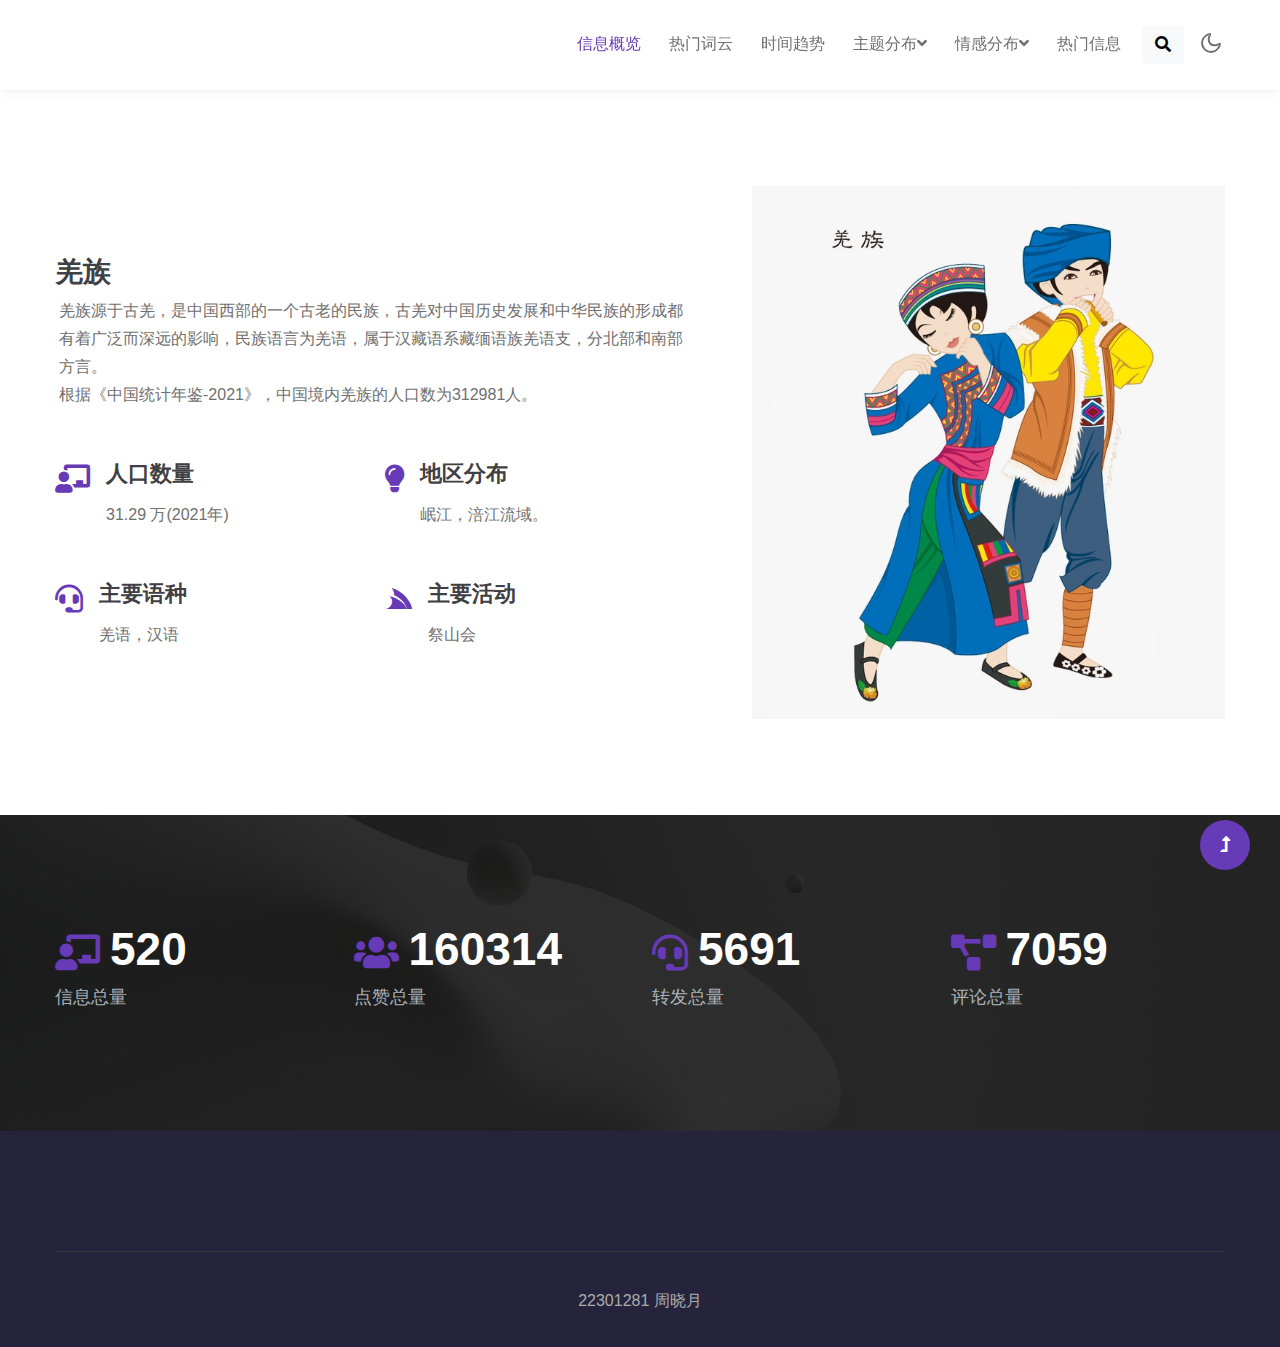
<file: index.html>
<!doctype html>
<html lang="en">
 <head>
  <!-- Required meta tags -->
  <meta charset="utf-8">
  <meta name="viewport" content="width=device-width, initial-scale=1, shrink-to-fit=no">
  <title>EthnicData</title>
  <!-- google-fonts -->
  <link href="css/css2" rel="stylesheet">
  <link href="css/null_9f7cf1527e734834b5d602cb0bc03151.css2" rel="stylesheet">
  <!-- //google-fonts -->
  <!-- Template CSS Style link -->
  <link rel="stylesheet" href="css/style-liberty.css">
 </head>
 <body>
  <!--header-->
  <header id="site-header" class="fixed-top">
   <div class="container">
    <nav class="navbar navbar-expand-lg stroke">
     <h1> <a class="navbar-brand" href="index.html"> </a> </h1>
     <!-- if logo is image enable this
            <a class="navbar-brand" href="#index.html">
                <img src="image-path" alt="Your logo" title="Your logo" style="height:35px;" />
            </a> -->
     <button class="navbar-toggler  collapsed bg-gradient" type="button" data-bs-toggle="collapse" data-bs-target="#navbarTogglerDemo02" aria-controls="navbarTogglerDemo02" aria-expanded="false" aria-label="Toggle navigation"> <span class="navbar-toggler-icon fa icon-expand fa-bars"></span> <span class="navbar-toggler-icon fa icon-close fa-times"></span> </button>
     <div class="collapse navbar-collapse" id="navbarTogglerDemo02">
      <ul class="navbar-nav ms-lg-auto">
       <li class="nav-item active"> <a class="nav-link" href="index.html">信息概览 <span class="sr-only">(current)</span></a> </li>
       <li class="nav-item"> <a class="nav-link" href="wordcloud.html">热门词云</a> </li>
       <li class="nav-item"> <a class="nav-link" href="timeline.html">时间趋势</a> </li>
       <li class="nav-item"> <a class="nav-link dropdown-toggle" href="#" id="navbarDropdown" role="button" data-bs-toggle="dropdown" aria-haspopup="true" aria-expanded="false"> 主题分布<span class="fas fa-angle-down"></span> </a>
        <div class="dropdown-menu" aria-labelledby="navbarDropdown">
         <a class="dropdown-item" href="topic.html">主题分布</a>
         <a class="dropdown-item" href="hottopic.html">主题与热度</a>
         <a class="dropdown-item" href="network.html">共现网络</a>
        </div> </li>
       <li class="nav-item"> <a class="nav-link dropdown-toggle" href="#" id="navbarDropdown" role="button" data-bs-toggle="dropdown" aria-haspopup="true" aria-expanded="false"> 情感分布<span class="fas fa-angle-down"></span> </a>
        <div class="dropdown-menu" aria-labelledby="navbarDropdown">
         <a class="dropdown-item" href="emotion.html">情感分布</a>
         <a class="dropdown-item" href="hotemotion.html">情感与热度</a>
        </div> </li>
       <li class="nav-item"> <a class="nav-link" href="toplist.html">热门信息</a> </li>
       <!--/search-right-->
       <ul class="header-search">
        <li class="nav-item search-right"> <a href="#search" class="btn search-btn btn-light" title="search"><span class="fas fa-search" aria-hidden="true"></span></a>
         <!-- search popup -->
         <div id="search" class="pop-overlay">
          <div class="popup">
           <h3 class="title-w3l two mb-4 text-left">Search Here</h3>
           <form action="#" method="GET" class="search-box d-sm-flex position-relative">
            <input type="search" placeholder="Enter Keyword here" name="search" required autofocus>
            <button type="submit" class="btn btn-style btn-primary"> Search</button>
           </form>
          </div>
          <a class="close" href="#close">×</a>
         </div>
         <!-- /search popup --> </li>
       </ul>
       <!--//search-right-->
      </ul>
     </div>
     <!-- search button -->
     <!-- //search button -->
     <!-- toggle switch for light and dark theme -->
     <div class="cont-ser-position">
      <nav class="navigation">
       <div class="theme-switch-wrapper">
        <label class="theme-switch" for="checkbox"> <input type="checkbox" id="checkbox">
         <div class="mode-container">
          <i class="gg-sun"></i>
          <i class="gg-moon"></i>
         </div> </label>
       </div>
      </nav>
     </div>
     <!-- //toggle switch for light and dark theme -->
    </nav>
   </div>
  </header>
    <section class="w3l-whychooseus py-5" id="about1">
   <div class="container py-lg-5 py-md-4 py-2">
    <div class="row align-items-center">
     <div class="col-lg-7 pe-lg-5 align-center">
      <h3 class="w3l-title mb-2">羌族</h3>
      <p class="px-lg-1">羌族源于古羌，是中国西部的一个古老的民族，古羌对中国历史发展和中华民族的形成都有着广泛而深远的影响，民族语言为羌语，属于汉藏语系藏缅语族羌语支，分北部和南部方言。</p>
      <p class="px-lg-1">根据《中国统计年鉴-2021》，中国境内羌族的人口数为312981人。</p>
      <div class="row two-grids mt-5">
       <div class="col-sm-6 grids_info d-flex">
        <i class="fas fa-chalkboard-teacher"></i>
        <div class="detail ms-3">
         <h4 class="w3l-subtitle">人口数量</h4>
         <p>31.29 万(2021年) </p>
        </div>
       </div>
       <div class="col-sm-6 grids_info d-flex mt-sm-0 mt-4">
        <i class="fas fa-lightbulb"></i>
        <div class="detail ms-3">
         <h4 class="w3l-subtitle"> 地区分布</h4>
         <p>岷江，涪江流域。</p>
        </div>
       </div>
       <div class="col-sm-6 grids_info d-flex mt-md-5 mt-4">
        <i class="fas fa-headset"></i>
        <div class="detail ms-3">
         <h4 class="w3l-subtitle">主要语种</h4>
         <p>羌语，汉语</p>
        </div>
       </div>
       <div class="col-sm-6 grids_info d-flex mt-md-5 mt-4">
        <i class="fab fa-servicestack"></i>
        <div class="detail ms-3">
         <h4 class="w3l-subtitle">主要活动</h4>
         <p>祭山会</p>
        </div>
       </div>
      </div>
     </div>
     <div class="col-lg-5 mt-lg-0 mt-5 position-relative">
      <img src="images/羌族.jpg" alt="" class="img-fluid">
     </div>
    </div>
   </div>
  </section>
  <section class="w3l-stats-section py-5" id="stats">
   <div class="container py-lg-5 py-md-4 py-3">
    <div class="w3l-stats-inner-inf py-lg-4">
     <div class="row stats-con">
      <div class="col-lg-3 col-6 stats_info counter_grid">
       <div class="d-flex">
        <i class="fas fa-chalkboard-teacher"></i>
        <p class="counter"> 520 </p>
       </div>
       <h3>信息总量</h3>
      </div>
      <div class="col-lg-3 col-6 stats_info counter_grid">
       <div class="d-flex">
        <i class="fas fa-users"></i>
        <p class="counter"> 160314 </p>
       </div>
       <h3>点赞总量</h3>
      </div>
      <div class="col-lg-3 col-6 stats_info counter_grid mt-lg-0 mt-sm-5 mt-5">
       <div class="d-flex">
        <i class="fas fa-headset"></i>
        <p class="counter"> 5691 </p>
       </div>
       <h3>转发总量</h3>
      </div>
      <div class="col-lg-3 col-6 stats_info counter_grid mt-lg-0 mt-sm-5 mt-5">
       <div class="d-flex">
        <i class="fas fa-project-diagram"></i>
        <p class="counter"> 7059 </p>
       </div>
       <h3>评论总量</h3>
      </div>
     </div>
    </div>
   </div>
  </section>
  <footer class="w3l-footer-29-main">
   <div class="footer-29 pt-5 pb-4">
    <div class="container pt-md-4">
     <p class="copy-footer-29 text-center mt-5 pb-2">22301281 周晓月</p>
    </div>
   </div>
  </footer>
  <!-- //footer block -->
  <!-- Js scripts -->
  <!-- move top -->
  <button onclick="topFunction()" id="movetop" title="Go to top"> <span class="fas fa-level-up-alt" aria-hidden="true"></span> </button>
  <script>
    // When the user scrolls down 20px from the top of the document, show the button
    window.onscroll = function () {
        scrollFunction()
    };

    function scrollFunction() {
        if (document.body.scrollTop > 20 || document.documentElement.scrollTop > 20) {
            document.getElementById("movetop").style.display = "block";
        } else {
            document.getElementById("movetop").style.display = "none";
        }
    }

    // When the user clicks on the button, scroll to the top of the document
    function topFunction() {
        document.body.scrollTop = 0;
        document.documentElement.scrollTop = 0;
    }
</script>
  <!-- //move top -->
  <!-- common jquery.js plugin -->
  <script src="js/jquery-3.3.1.min.js"></script>
  <!-- //common jquery.js plugin -->
  <!-- theme switch js (light and dark)-->
  <script src="js/theme-change.js"></script>
  <!-- //theme switch js (light and dark)-->
  <!--/stats-number-counter-->
  <script src="js/jquery.waypoints.min.js"></script>
  <script src="js/jquery.countup.js"></script>
  <script>
    $('.counter').countUp();

</script>
  <!--//stats-number-counter-->
  <!--/owlcarousel-->
  <script src="js/owl.carousel.js"></script>
  <!-- //tesimonials-->
  <script>
    $(document).ready(function() {
        $("#owl-demo1").owlCarousel({
            loop: true,
            nav: false,
            responsiveClass: true,
            responsive: {
                0: {
                    items: 1,
                    nav: false
                },
                736: {
                    items: 1,
                    nav: false
                }
            }
        })
    })

</script>
  <!-- //tesimonials-->
  <!-- MENU-JS -->
  <script>
    $(window).on("scroll", function () {
        var scroll = $(window).scrollTop();

        if (scroll >= 80) {
            $(" site-header").addClass("nav-fixed");
        } else {
            $("#site-header").removeClass("nav-fixed");
        }
    });

    //Main navigation Active Class Add Remove
    $(".navbar-toggler").on("click", function () {
        $("header").toggleClass("active");
    });
    $(document).on("ready", function () {
        if ($(window).width() > 991) {
            $("header").removeClass("active");
        }
        $(window).on("resize", function () {
            if ($(window).width() > 991) {
                $("header").removeClass("active");
            }
        });
    });
</script>
  <!-- //MENU-JS -->
  <!-- disable body scroll which navbar is in active -->
  <script>
    $(function () {
        $('.navbar-toggler').click(function () {
            $('body').toggleClass('noscroll');
        })
    });
</script>
  <!-- //disable body scroll which navbar is in active -->
  <!--bootstrap-->
  <script src="js/bootstrap.min.js"></script>
  <!-- //bootstrap-->
  <!-- //Js scripts -->
 </body>
</html>
</file>
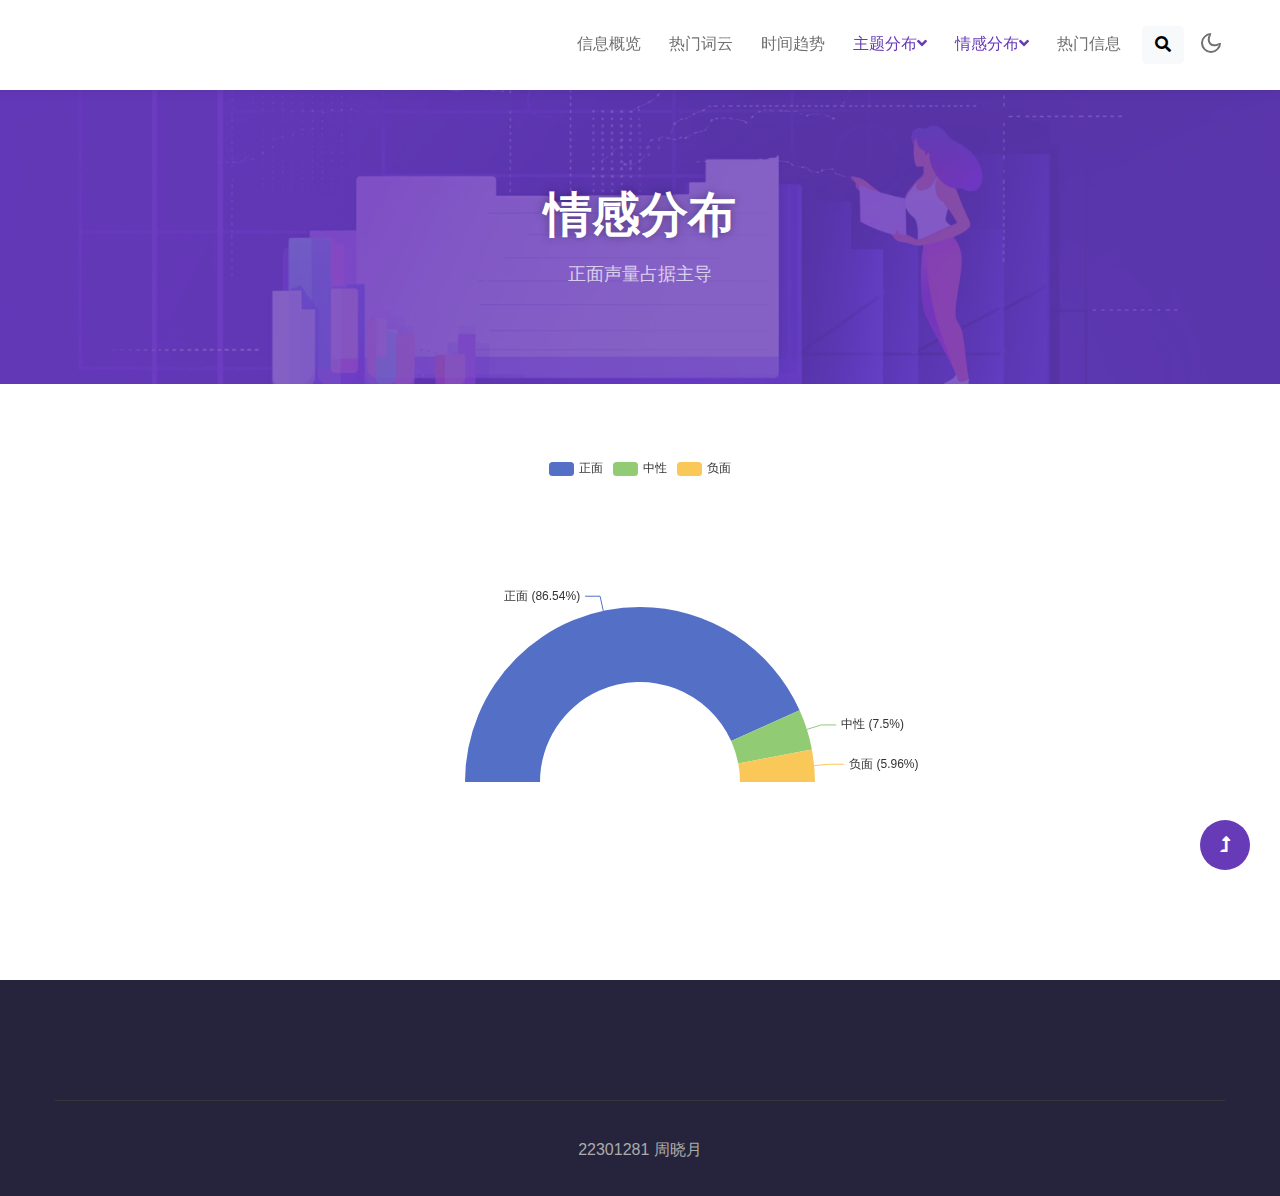
<file: emotion.html>
<!doctype html>
<html lang="en">
 <head>
  <!-- Required meta tags -->
  <meta charset="utf-8">
  <meta name="viewport" content="width=device-width, initial-scale=1, shrink-to-fit=no">
  <title>EthnicData</title>
  <!-- google-fonts -->
  <link href="css/css2" rel="stylesheet">
  <link href="css/null_9f7cf1527e734834b5d602cb0bc03151.css2" rel="stylesheet">
  <!-- //google-fonts -->
  <!-- Template CSS Style link -->
  <link rel="stylesheet" href="css/style-liberty.css">
 </head>
 <body>
  <!--header-->
  <header id="site-header" class="fixed-top">
   <div class="container">
    <nav class="navbar navbar-expand-lg stroke">
     <h1> <a class="navbar-brand" href="index.html"> </a> </h1>
     <!-- if logo is image enable this
            <a class="navbar-brand" href="#index.html">
                <img src="image-path" alt="Your logo" title="Your logo" style="height:35px;" />
            </a> -->
     <button class="navbar-toggler  collapsed bg-gradient" type="button" data-bs-toggle="collapse" data-bs-target="#navbarTogglerDemo02" aria-controls="navbarTogglerDemo02" aria-expanded="false" aria-label="Toggle navigation"> <span class="navbar-toggler-icon fa icon-expand fa-bars"></span> <span class="navbar-toggler-icon fa icon-close fa-times"></span> </button>
     <div class="collapse navbar-collapse" id="navbarTogglerDemo02">
      <ul class="navbar-nav ms-lg-auto">
       <li class="nav-item "> <a class="nav-link" href="index.html">信息概览 <span class="sr-only">(current)</span></a> </li>
       <li class="nav-item"> <a class="nav-link" href="wordcloud.html">热门词云</a> </li>
       <li class="nav-item" "> <a class="nav-link" href="timeline.html">时间趋势</a> </li>
       <li class="nav-item   active"> <a class="nav-link dropdown-toggle" href="#" id="navbarDropdown" role="button" data-bs-toggle="dropdown" aria-haspopup="true" aria-expanded="false"> 主题分布<span class="fas fa-angle-down"></span> </a>
        <div class="dropdown-menu" aria-labelledby="navbarDropdown">
         <a class="dropdown-item" href="topic.html">主题分布</a>
         <a class="dropdown-item" href="hottopic.html">主题与热度</a>
         <a class="dropdown-item" href="network.html">共现网络</a>
        </div> </li>
       <li class="nav-item  active"> <a class="nav-link dropdown-toggle" href="#" id="navbarDropdown" role="button" data-bs-toggle="dropdown" aria-haspopup="true" aria-expanded="false"> 情感分布<span class="fas fa-angle-down"></span> </a>
        <div class="dropdown-menu" aria-labelledby="navbarDropdown">
         <a class="dropdown-item" href="emotion.html">情感分布</a>
         <a class="dropdown-item" href="hotemotion.html">情感与热度</a>
        </div> </li>
       <li class="nav-item"> <a class="nav-link" href="toplist.html">热门信息</a> </li>
       <!--/search-right-->
       <ul class="header-search">
        <li class="nav-item search-right"> <a href="#search" class="btn search-btn btn-light" title="search"><span class="fas fa-search" aria-hidden="true"></span></a>
         <!-- search popup -->
         <div id="search" class="pop-overlay">
          <div class="popup">
           <h3 class="title-w3l two mb-4 text-left">Search Here</h3>
           <form action="#" method="GET" class="search-box d-sm-flex position-relative">
            <input type="search" placeholder="Enter Keyword here" name="search" required autofocus>
            <button type="submit" class="btn btn-style btn-primary"> Search</button>
           </form>
          </div>
          <a class="close" href="#close">×</a>
         </div>
         <!-- /search popup --> </li>
       </ul>
       <!--//search-right-->
      </ul>
     </div>
     <!-- search button -->
     <!-- //search button -->
     <!-- toggle switch for light and dark theme -->
     <div class="cont-ser-position">
      <nav class="navigation">
       <div class="theme-switch-wrapper">
        <label class="theme-switch" for="checkbox"> <input type="checkbox" id="checkbox">
         <div class="mode-container">
          <i class="gg-sun"></i>
          <i class="gg-moon"></i>
         </div> </label>
       </div>
      </nav>
     </div>
     <!-- //toggle switch for light and dark theme -->
    </nav>
   </div>
  </header>
  <!--//header-->
  <!-- Services banner -->
  <section class="w3l-about-breadcrumb text-center">
   <div class="breadcrumb-bg breadcrumb-bg-about py-5">
    <div class="container py-lg-5 py-md-4">
     <div class="banner-info-grid px-md-5">
      <h2 class="w3l-title-breadcrumb mb-3">情感分布</h2>
      <p class="inner-page-para px-lg-5"> 正面声量占据主导</p>
     </div>
    </div>
   </div>
  </section>
  <!-- //Services banner -->
  <!-- Why Choose Us Section-->
  <section class="w3l-whychooseus py-5">
   <div id="container" style="height: 500%"></div>
   <script type="text/javascript" src="js/echarts.min.js"></script>
   <!-- Uncomment this line if you want to dataTool extension
  <script type="text/javascript" src="https://fastly.jsdelivr.net/npm/echarts@5.4.2/dist/extension/dataTool.min.js"></script>
  -->
   <!-- Uncomment this line if you want to use gl extension
  <script type="text/javascript" src="https://fastly.jsdelivr.net/npm/echarts-gl@2/dist/echarts-gl.min.js"></script>
  -->
   <!-- Uncomment this line if you want to echarts-stat extension
  <script type="text/javascript" src="https://fastly.jsdelivr.net/npm/echarts-stat@latest/dist/ecStat.min.js"></script>
  -->
   <!-- Uncomment this line if you want to use map
  <script type="text/javascript" src="https://fastly.jsdelivr.net/npm/echarts@4.9.0/map/js/china.js"></script>
  <script type="text/javascript" src="https://fastly.jsdelivr.net/npm/echarts@4.9.0/map/js/world.js"></script>
  -->
   <!-- Uncomment these two lines if you want to use bmap extension
  <script type="text/javascript" src="https://api.map.baidu.com/api?v=3.0&ak=YOUR_API_KEY"></script>
  <script type="text/javascript" src="https://fastly.jsdelivr.net/npm/echarts@5.4.2/dist/extension/bmap.min.js"></script>
  -->
   <script type="text/javascript">
    var dom = document.getElementById('container');
    var myChart = echarts.init(dom, null, {
      renderer: 'canvas',
      useDirtyRect: false
    });
    var app = {};

    var option;

    option = {
  tooltip: {
    trigger: 'item'
  },
  legend: {
    top: '5%',
    left: 'center',
    // doesn't perfectly work with our tricks, disable it
    selectedMode: false
  },
  series: [
    {
      name: 'Access From',
      type: 'pie',
      radius: ['40%', '70%'],
      center: ['50%', '70%'],
      // adjust the start angle
      startAngle: 180,
      label: {
        show: true,
        formatter(param) {
          // correct the percentage
          return param.name + ' (' + param.percent * 2 + '%)';
        }
      },
      data: [
        { value: 450, name: '正面' },
        { value: 39, name: '中性' },
        { value: 31, name: '负面' },
        {
          // make an record to fill the bottom 50%
          value: 450+39+31,
          itemStyle: {
            // stop the chart from rendering this piece
            color: 'none',
            decal: {
              symbol: 'none'
            }
          },
          label: {
            show: false
          }
        }
      ]
    }
  ]
};

    if (option && typeof option === 'object') {
      myChart.setOption(option);
    }

    window.addEventListener('resize', myChart.resize);
  </script>
  </section>
  <footer class="w3l-footer-29-main">
   <div class="footer-29 pt-5 pb-4">
    <div class="container pt-md-4">
     <!-- copyright -->
     <p class="copy-footer-29 text-center mt-5 pb-2">22301281 周晓月</p>
     <!-- //copyright -->
    </div>
   </div>
  </footer>
  <!-- //footer block -->
  <!-- Js scripts -->
  <!-- move top -->
  <button onclick="topFunction()" id="movetop" title="Go to top"> <span class="fas fa-level-up-alt" aria-hidden="true"></span> </button>
  <script>
    // When the user scrolls down 20px from the top of the document, show the button
    window.onscroll = function () {
        scrollFunction()
    };

    function scrollFunction() {
        if (document.body.scrollTop > 20 || document.documentElement.scrollTop > 20) {
            document.getElementById("movetop").style.display = "block";
        } else {
            document.getElementById("movetop").style.display = "none";
        }
    }

    // When the user clicks on the button, scroll to the top of the document
    function topFunction() {
        document.body.scrollTop = 0;
        document.documentElement.scrollTop = 0;
    }
</script>
  <!-- //move top -->
  <!-- common jquery.js plugin -->
  <script src="js/jquery-3.3.1.min.js"></script>
  <!-- //common jquery.js plugin -->
  <!-- theme switch js (light and dark)-->
  <script src="js/theme-change.js"></script>
  <!-- //theme switch js (light and dark)-->
  <!--/stats-number-counter-->
  <script src="js/jquery.waypoints.min.js"></script>
  <script src="js/jquery.countup.js"></script>
  <script>
    $('.counter').countUp();

</script>
  <!--//stats-number-counter-->
  <!--/owlcarousel-->
  <script src="js/owl.carousel.js"></script>
  <!-- //tesimonials-->
  <script>
    $(document).ready(function() {
        $("#owl-demo1").owlCarousel({
            loop: true,
            nav: false,
            responsiveClass: true,
            responsive: {
                0: {
                    items: 1,
                    nav: false
                },
                736: {
                    items: 1,
                    nav: false
                }
            }
        })
    })

</script>
  <!-- //tesimonials-->
  <!-- MENU-JS -->
  <script>
    $(window).on("scroll", function () {
        var scroll = $(window).scrollTop();

        if (scroll >= 80) {
            $("#site-header").addClass("nav-fixed");
        } else {
            $("#site-header").removeClass("nav-fixed");
        }
    });

    //Main navigation Active Class Add Remove
    $(".navbar-toggler").on("click", function () {
        $("header").toggleClass("active");
    });
    $(document).on("ready", function () {
        if ($(window).width() > 991) {
            $("header").removeClass("active");
        }
        $(window).on("resize", function () {
            if ($(window).width() > 991) {
                $("header").removeClass("active");
            }
        });
    });
</script>
  <!-- //MENU-JS -->
  <!-- disable body scroll which navbar is in active -->
  <script>
    $(function () {
        $('.navbar-toggler').click(function () {
            $('body').toggleClass('noscroll');
        })
    });
</script>
  <!-- //disable body scroll which navbar is in active -->
  <!--bootstrap-->
  <script src="js/bootstrap.min.js"></script>
  <!-- //bootstrap-->
  <!-- //Js scripts -->
 </body>
</html>
</file>
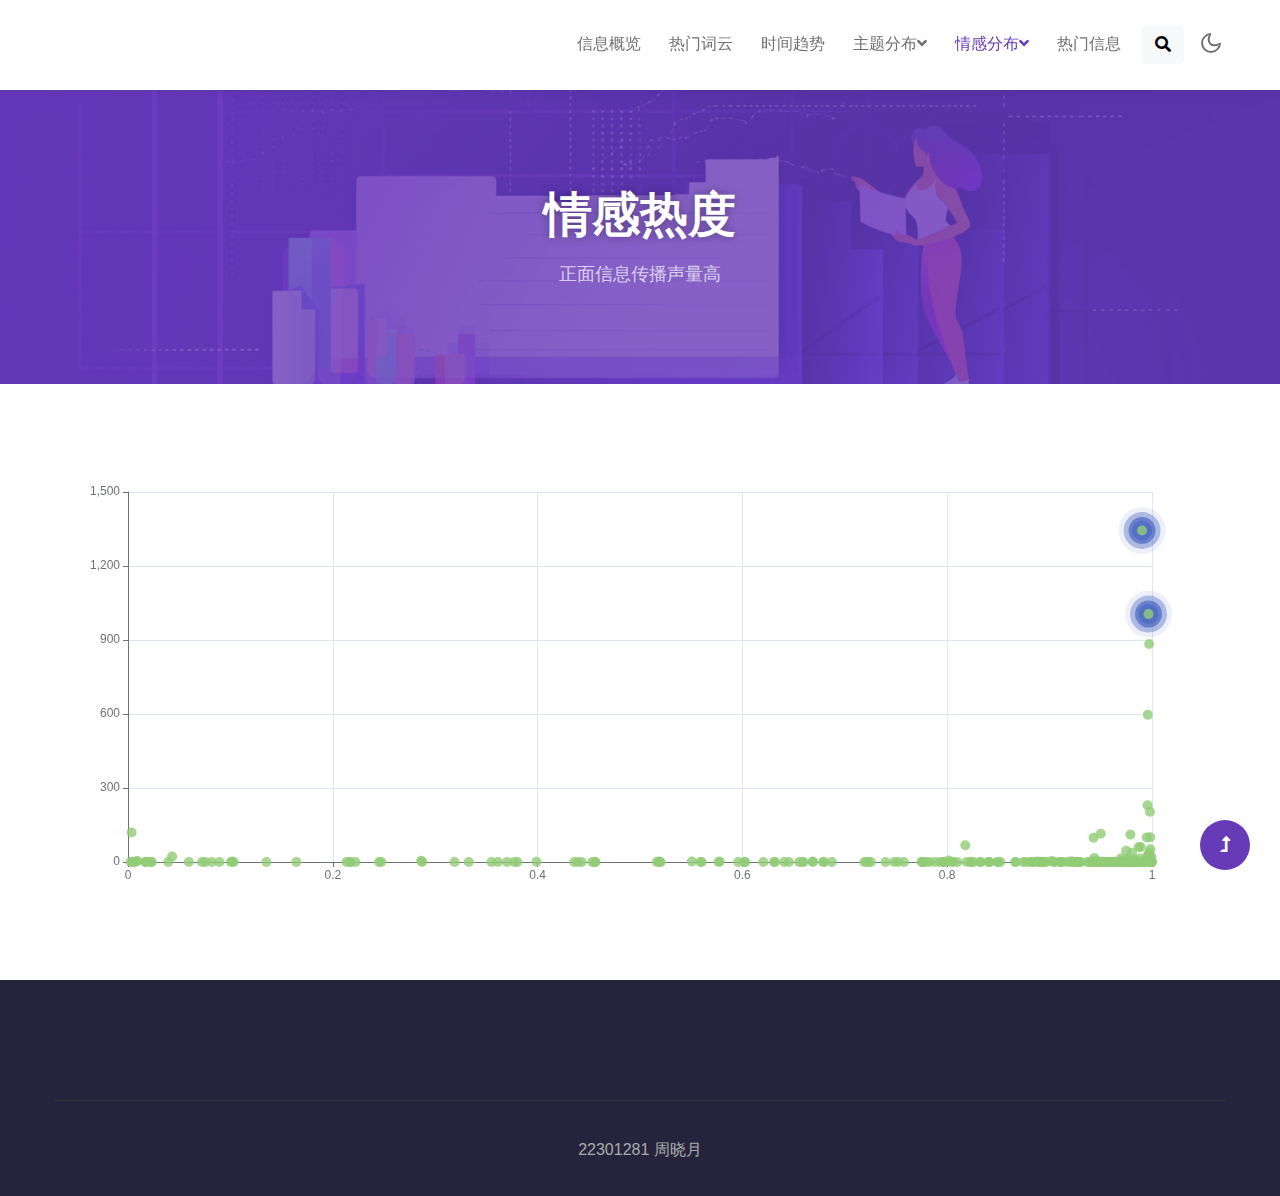
<file: hotemotion.html>
<!doctype html>
<html lang="en">
<head>
    <!-- Required meta tags -->
    <meta charset="utf-8">
    <meta name="viewport" content="width=device-width, initial-scale=1, shrink-to-fit=no">
    <title>DataWebsite</title>
    <!-- google-fonts -->
    <link href="css/css2" rel="stylesheet">
    <link href="css/null_9f7cf1527e734834b5d602cb0bc03151.css2" rel="stylesheet">
    <!-- //google-fonts -->
    <!-- Template CSS Style link -->
    <link rel="stylesheet" href="css/style-liberty.css">
</head>
<body>
<!--header-->
<header id="site-header" class="fixed-top">
    <div class="container">
        <nav class="navbar navbar-expand-lg stroke">
            <h1><a class="navbar-brand" href="index.html"> </a></h1>
            <!-- if logo is image enable this
                   <a class="navbar-brand" href="#index.html">
                       <img src="image-path" alt="Your logo" title="Your logo" style="height:35px;" />
                   </a> -->
            <button class="navbar-toggler  collapsed bg-gradient" type="button" data-bs-toggle="collapse"
                    data-bs-target="#navbarTogglerDemo02" aria-controls="navbarTogglerDemo02" aria-expanded="false"
                    aria-label="Toggle navigation"><span class="navbar-toggler-icon fa icon-expand fa-bars"></span>
                <span class="navbar-toggler-icon fa icon-close fa-times"></span></button>
            <div class="collapse navbar-collapse" id="navbarTogglerDemo02">
                <ul class="navbar-nav ms-lg-auto">
                    <li class="nav-item "><a class="nav-link" href="index.html">信息概览 <span
                            class="sr-only">(current)</span></a></li>
                    <li class="nav-item"><a class="nav-link" href="wordcloud.html">热门词云</a></li>
                    <li class="nav-item"
                    "> <a class="nav-link" href="timeline.html">时间趋势</a> </li>
                    <li class="nav-item"><a class="nav-link dropdown-toggle" href="#" id="navbarDropdown" role="button"
                                            data-bs-toggle="dropdown" aria-haspopup="true" aria-expanded="false">
                        主题分布<span class="fas fa-angle-down"></span> </a>
                        <div class="dropdown-menu" aria-labelledby="navbarDropdown">
                            <a class="dropdown-item" href="topic.html">主题分布</a>
                            <a class="dropdown-item" href="hottopic.html">主题与热度</a>
                            <a class="dropdown-item" href="network.html">共现网络</a>
                        </div>
                    </li>
                    <li class="nav-item active"><a class="nav-link dropdown-toggle" href="#" id="navbarDropdown"
                                                   role="button" data-bs-toggle="dropdown" aria-haspopup="true"
                                                   aria-expanded="false"> 情感分布<span class="fas fa-angle-down"></span>
                    </a>
                        <div class="dropdown-menu" aria-labelledby="navbarDropdown">
                            <a class="dropdown-item" href="emotion.html">情感分布</a>
                            <a class="dropdown-item" href="hotemotion.html">情感与热度</a>
                        </div>
                    </li>
                    <li class="nav-item"><a class="nav-link" href="toplist.html">热门信息</a></li>
                    <!--/search-right-->
                    <ul class="header-search">
                        <li class="nav-item search-right"><a href="#search" class="btn search-btn btn-light"
                                                             title="search"><span class="fas fa-search"
                                                                                  aria-hidden="true"></span></a>
                            <!-- search popup -->
                            <div id="search" class="pop-overlay">
                                <div class="popup">
                                    <h3 class="title-w3l two mb-4 text-left">Search Here</h3>
                                    <form action="#" method="GET" class="search-box d-sm-flex position-relative">
                                        <input type="search" placeholder="Enter Keyword here" name="search" required
                                               autofocus>
                                        <button type="submit" class="btn btn-style btn-primary"> Search</button>
                                    </form>
                                </div>
                                <a class="close" href="#close">×</a>
                            </div>
                            <!-- /search popup --> </li>
                    </ul>
                    <!--//search-right-->
                </ul>
            </div>
            <!-- search button -->
            <!-- //search button -->
            <!-- toggle switch for light and dark theme -->
            <div class="cont-ser-position">
                <nav class="navigation">
                    <div class="theme-switch-wrapper">
                        <label class="theme-switch" for="checkbox"> <input type="checkbox" id="checkbox">
                            <div class="mode-container">
                                <i class="gg-sun"></i>
                                <i class="gg-moon"></i>
                            </div>
                        </label>
                    </div>
                </nav>
            </div>
            <!-- //toggle switch for light and dark theme -->
        </nav>
    </div>
</header>
<!--//header-->
<section class="w3l-about-breadcrumb text-center">
    <div class="breadcrumb-bg breadcrumb-bg-about py-5">
        <div class="container py-lg-5 py-md-4">
            <div class="banner-info-grid px-md-5">
                <h2 class="w3l-title-breadcrumb mb-3">情感热度</h2>
                <p class="inner-page-para px-lg-5"> 正面信息传播声量高</p>
            </div>
        </div>
    </div>
</section>
<!-- //Services banner -->
<!-- Why Choose Us Section-->
<section class="w3l-whychooseus py-5">
    <div id="container" style="height: 500%"></div>
    <script type="text/javascript" src="js/echarts.min.js"></script>
    <!-- Uncomment this line if you want to dataTool extension
   <script type="text/javascript" src="https://fastly.jsdelivr.net/npm/echarts@5.4.2/dist/extension/dataTool.min.js"></script>
   -->
    <!-- Uncomment this line if you want to use gl extension
   <script type="text/javascript" src="https://fastly.jsdelivr.net/npm/echarts-gl@2/dist/echarts-gl.min.js"></script>
   -->
    <!-- Uncomment this line if you want to echarts-stat extension
   <script type="text/javascript" src="https://fastly.jsdelivr.net/npm/echarts-stat@latest/dist/ecStat.min.js"></script>
   -->
    <!-- Uncomment this line if you want to use map
   <script type="text/javascript" src="https://fastly.jsdelivr.net/npm/echarts@4.9.0/map/js/china.js"></script>
   <script type="text/javascript" src="https://fastly.jsdelivr.net/npm/echarts@4.9.0/map/js/world.js"></script>
   -->
    <!-- Uncomment these two lines if you want to use bmap extension
   <script type="text/javascript" src="https://api.map.baidu.com/api?v=3.0&ak=YOUR_API_KEY"></script>
   <script type="text/javascript" src="https://fastly.jsdelivr.net/npm/echarts@5.4.2/dist/extension/bmap.min.js"></script>
   -->
    <script type="text/javascript">
        var dom = document.getElementById('container');
        var myChart = echarts.init(dom, null, {
            renderer: 'canvas',
            useDirtyRect: false
        });
        var app = {};

        var option;

        option = {
            xAxis: {
                scale: true
            },
            yAxis: {
                scale: true
            },
            series: [
                {
                    type: 'effectScatter',
                    symbolSize: 20,
                    data: [
                        [0.9903, 1344], [0.9966, 1005],
                    ]
                },
                {
                    type: 'scatter',
                    // prettier-ignore
                    data: [
                        [0.2167, 0],
                        [0.9947, 0],
                        [0.9903, 1344],
                        [0.8325, 0],
                        [0.8665, 0],
                        [0.9892, 0],
                        [0.9931, 0],
                        [0.9945, 0],
                        [0.995, 0],
                        [0.9447, 0],
                        [0.9957, 0],
                        [0.9992, 0],
                        [0.0594, 0],
                        [0.9921, 0],
                        [0.9953, 0],
                        [0.9975, 0],
                        [0.9919, 0],
                        [0.9869, 0],
                        [0.9982, 0],
                        [0.9409, 0],
                        [0.9904, 0],
                        [0.2863, 5],
                        [0.9974, 0],
                        [0.4357, 0],
                        [0.9896, 0],
                        [0.4431, 0],
                        [0.9815, 0],
                        [0.7482, 0],
                        [0.9973, 0],
                        [0.0026, 0],
                        [0.9959, 0],
                        [0.9895, 0],
                        [0.9967, 0],
                        [0.986, 0],
                        [0.4561, 0],
                        [0.9806, 38],
                        [0.5506, 2],
                        [0.7216, 0],
                        [0.8412, 0],
                        [0.9988, 0],
                        [0.9858, 0],
                        [0.9968, 0],
                        [0.9924, 0],
                        [0.4534, 0],
                        [0.9646, 0],
                        [0.9935, 0],
                        [0.9748, 0],
                        [0.0168, 0],
                        [0.9874, 0],
                        [0.9895, 0],
                        [0.2873, 0],
                        [0.7578, 0],
                        [0.7521, 0],
                        [0.9968, 9],
                        [0.9967, 0],
                        [0.9953, 24],
                        [0.6689, 0],
                        [0.9926, 0],
                        [0.8885, 0],
                        [0.9974, 0],
                        [0.9928, 0],
                        [0.9214, 3],
                        [0.9118, 0],
                        [0.9943, 0],
                        [0.9984, 0],
                        [0.6788, 0],
                        [0.9967, 0],
                        [0.9985, 0],
                        [0.9989, 0],
                        [0.9038, 0],
                        [0.783, 0],
                        [0.996, 0],
                        [0.9937, 0],
                        [0.9952, 0],
                        [0.9698, 15],
                        [0.9976, 12],
                        [0.9756, 0],
                        [0.9966, 0],
                        [0.9987, 0],
                        [0.6309, 0],
                        [0.9963, 0],
                        [0.9952, 0],
                        [0.6454, 0],
                        [0.9932, 0],
                        [0.9529, 0],
                        [0.3773, 0],
                        [0.889, 0],
                        [0.9974, 0],
                        [0.9295, 0],
                        [0.9955, 0],
                        [0.8256, 0],
                        [0.9976, 0],
                        [0.8099, 0],
                        [0.9883, 0],
                        [0.9518, 1],
                        [0.9707, 0],
                        [0.0393, 0],
                        [0.8403, 0],
                        [0.9966, 0],
                        [0.9953, 0],
                        [0.9595, 0],
                        [0.2174, 0],
                        [0.9942, 0],
                        [0.9979, 0],
                        [0.9983, 0],
                        [0.997, 0],
                        [0.9524, 0],
                        [0.1352, 0],
                        [0.9264, 0],
                        [0.0817, 0],
                        [0.9877, 0],
                        [0.8921, 0],
                        [0.8773, 0],
                        [0.9368, 0],
                        [0.9575, 0],
                        [0.7929, 0],
                        [0.9948, 0],
                        [0.9871, 0],
                        [0.9981, 0],
                        [0.9917, 0],
                        [0.9884, 1],
                        [0.9858, 0],
                        [0.0181, 0],
                        [0.0231, 0],
                        [0.9903, 0],
                        [0.9623, 0],
                        [0.5767, 0],
                        [0.9873, 1],
                        [0.91, 0],
                        [0.9981, 0],
                        [0.9934, 0],
                        [0.7882, 0],
                        [0.9975, 0],
                        [0.9543, 0],
                        [0.9975, 5],
                        [0.9613, 0],
                        [0.9935, 0],
                        [0.7762, 0],
                        [0.9887, 0],
                        [0.9019, 4],
                        [0.7757, 0],
                        [0.9978, 2],
                        [0.9506, 0],
                        [0.6028, 0],
                        [0.9642, 0],
                        [0.9556, 0],
                        [0.9875, 0],
                        [0.9923, 0],
                        [0.0072, 2],
                        [0.3328, 0],
                        [0.9977, 0],
                        [0.9931, 0],
                        [0.3802, 0],
                        [0.355, 0],
                        [0.9772, 0],
                        [0.9701, 0],
                        [0.9437, 16],
                        [0.2452, 0],
                        [0.9977, 0],
                        [0.9765, 0],
                        [0.9969, 0],
                        [0.9919, 0],
                        [0.997, 0],
                        [0.9933, 0],
                        [0.9849, 0],
                        [0.9955, 0],
                        [0.9957, 0],
                        [0.9914, 0],
                        [0.9429, 98],
                        [0.9914, 0],
                        [0.9964, 1],
                        [0.9966, 0],
                        [0.0227, 0],
                        [0.9988, 0],
                        [0.9417, 3],
                        [0.9917, 0],
                        [0.9926, 2],
                        [0.9048, 0],
                        [0.0045, 0],
                        [0.9942, 0],
                        [0.9956, 1],
                        [0.2474, 0],
                        [0.9927, 0],
                        [0.9853, 0],
                        [0.7974, 0],
                        [0.977, 0],
                        [0.8058, 0],
                        [0.9481, 0],
                        [0.9778, 0],
                        [0.9971, 0],
                        [0.9989, 0],
                        [0.997, 0],
                        [0.874, 0],
                        [0.9711, 0],
                        [0.9975, 0],
                        [0.6874, 0],
                        [0.9995, 1],
                        [0.9951, 0],
                        [0.5959, 0],
                        [0.8824, 0],
                        [0.6319, 0],
                        [0.9964, 0],
                        [0.8234, 0],
                        [0.9453, 0],
                        [0.9976, 0],
                        [0.9522, 0],
                        [0.841, 0],
                        [0.9929, 1],
                        [0.8325, 0],
                        [0.9899, 0],
                        [0.8919, 1],
                        [0.995, 0],
                        [0.9972, 2],
                        [0.9957, 0],
                        [0.9876, 0],
                        [0.3989, 1],
                        [0.1005, 0],
                        [0.9957, 0],
                        [0.9992, 0],
                        [0.9508, 0],
                        [0.9983, 2],
                        [0.9876, 0],
                        [0.993, 0],
                        [0.939, 0],
                        [0.0892, 0],
                        [0.996, 0],
                        [0.6409, 0],
                        [0.9306, 0],
                        [0.9996, 0],
                        [0.9967, 0],
                        [0.8037, 0],
                        [0.8838, 0],
                        [0.9983, 0],
                        [0.9932, 0],
                        [0.9422, 1],
                        [0.978, 0],
                        [0.7191, 0],
                        [0.6585, 0],
                        [0.6597, 0],
                        [0.9832, 6],
                        [0.9653, 0],
                        [0.9841, 0],
                        [0.997, 0],
                        [0.9756, 5],
                        [0.9889, 0],
                        [0.9756, 8],
                        [0.9893, 2],
                        [0.9958, 2],
                        [0.9934, 5],
                        [0.4565, 0],
                        [0.9981, 0],
                        [0.9909, 1],
                        [0.9897, 0],
                        [0.9871, 0],
                        [0.9465, 5],
                        [0.8882, 2],
                        [0.9756, 0],
                        [0.9978, 0],
                        [0.998, 0],
                        [0.9524, 0],
                        [0.9961, 1],
                        [0.9747, 46],
                        [0.9959, 597],
                        [0.9939, 2],
                        [0.9987, 0],
                        [0.9926, 2],
                        [0.9982, 0],
                        [0.9974, 3],
                        [0.9789, 111],
                        [0.9959, 0],
                        [0.9981, 0],
                        [0.9973, 0],
                        [0.0177, 1],
                        [0.966, 0],
                        [0.8519, 0],
                        [0.9884, 0],
                        [0.9942, 0],
                        [0.987, 61],
                        [0.5202, 0],
                        [0.9772, 0],
                        [0.9951, 0],
                        [0.9916, 0],
                        [0.9968, 0],
                        [0.0754, 0],
                        [0.9656, 0],
                        [0.1644, 0],
                        [0.9876, 0],
                        [0.9973, 0],
                        [0.9962, 0],
                        [0.9992, 0],
                        [0.9996, 0],
                        [0.999, 0],
                        [0.5186, 2],
                        [0.9851, 0],
                        [0.9863, 0],
                        [0.9894, 0],
                        [0.996, 0],
                        [0.963, 0],
                        [0.9281, 0],
                        [0.7793, 0],
                        [0.924, 0],
                        [0.9991, 2],
                        [0.9954, 0],
                        [0.9927, 1],
                        [0.9965, 0],
                        [0.9771, 15],
                        [0.9923, 0],
                        [0.9992, 0],
                        [0.9965, 0],
                        [0.9813, 0],
                        [0.3189, 0],
                        [0.6205, 0],
                        [0.9472, 0],
                        [0.9969, 2],
                        [0.9495, 0],
                        [0.3613, 0],
                        [0.9983, 0],
                        [0.956, 0],
                        [0.9873, 0],
                        [0.9976, 0],
                        [0.4393, 0],
                        [0.97, 0],
                        [0.5164, 0],
                        [0.8947, 0],
                        [0.9957, 230],
                        [0.9966, 1005],
                        [0.2221, 0],
                        [0.9966, 0],
                        [0.9786, 0],
                        [0.9912, 0],
                        [0.989, 0],
                        [0.9964, 0],
                        [0.992, 4],
                        [0.994, 0],
                        [0.9679, 1],
                        [0.9989, 0],
                        [0.9996, 0],
                        [0.9777, 0],
                        [0.9796, 2],
                        [0.9974, 10],
                        [0.9881, 2],
                        [0.9244, 0],
                        [0.9944, 0],
                        [0.8969, 0],
                        [0.7757, 0],
                        [0.9474, 0],
                        [0.9811, 0],
                        [0.9811, 1],
                        [0.9948, 99],
                        [0.9901, 0],
                        [0.9979, 0],
                        [0.9501, 0],
                        [0.965, 0],
                        [0.0095, 4],
                        [0.9864, 0],
                        [0.995, 0],
                        [0.9665, 0],
                        [0.9979, 204],
                        [0.9597, 0],
                        [0.91, 0],
                        [0.6554, 0],
                        [0.9972, 0],
                        [0.9862, 0],
                        [0.9889, 61],
                        [0.9168, 0],
                        [0.9917, 0],
                        [0.0723, 0],
                        [0.9978, 2],
                        [0.997, 0],
                        [0.9901, 0],
                        [0.9946, 0],
                        [0.9975, 0],
                        [0.9889, 0],
                        [0.0066, 0],
                        [0.8495, 0],
                        [0.9805, 0],
                        [0.9984, 12],
                        [0.9987, 2],
                        [0.9991, 0],
                        [0.0035, 120],
                        [0.5591, 0],
                        [0.0431, 22],
                        [0.9973, 0],
                        [0.9979, 1],
                        [0.9959, 0],
                        [0.9864, 0],
                        [0.9909, 0],
                        [0.819, 0],
                        [0.9984, 0],
                        [0.9932, 0],
                        [0.9639, 0],
                        [0.9993, 22],
                        [0.9926, 0],
                        [0.9501, 0],
                        [0.9916, 0],
                        [0.9827, 9],
                        [0.9967, 25],
                        [0.5603, 0],
                        [0.1018, 2],
                        [0.9972, 39],
                        [0.9828, 0],
                        [0.9933, 2],
                        [0.9972, 27],
                        [0.9279, 0],
                        [0.6019, 0],
                        [0.8815, 0],
                        [0.8015, 6],
                        [0.9699, 3],
                        [0.2134, 0],
                        [0.9944, 0],
                        [0.9979, 0],
                        [0.9972, 884],
                        [0.7752, 1],
                        [0.9972, 8],
                        [0.9971, 14],
                        [0.9985, 0],
                        [0.9807, 0],
                        [0.9984, 0],
                        [0.9947, 0],
                        [0.9946, 0],
                        [0.9833, 0],
                        [0.9968, 0],
                        [0.9881, 14],
                        [0.9989, 0],
                        [0.9968, 0],
                        [0.9975, 0],
                        [0.8839, 0],
                        [0.9471, 0],
                        [0.7398, 0],
                        [0.9947, 0],
                        [0.9962, 0],
                        [0.9906, 0],
                        [0.9978, 1],
                        [0.8177, 68],
                        [0.95, 115],
                        [0.92, 0],
                        [0.9947, 1],
                        [0.9815, 1],
                        [0.9832, 0],
                        [0.9712, 0],
                        [0.849, 0],
                        [0.9816, 0],
                        [0.995, 0],
                        [0.9948, 0],
                        [0.9986, 0],
                        [0.9783, 4],
                        [0.9645, 0],
                        [0.9954, 0],
                        [0.9886, 0],
                        [0.9959, 6],
                        [0.9953, 0],
                        [0.9962, 0],
                        [0.8667, 0],
                        [0.9986, 1],
                        [0.9971, 0],
                        [0.9984, 52],
                        [0.9983, 1],
                        [0.9509, 0],
                        [0.6685, 2],
                        [0.9977, 0],
                        [0.9827, 0],
                        [0.9985, 0],
                        [0.9971, 1],
                        [0.9587, 0],
                        [0.9964, 0],
                        [0.9934, 0],
                        [0.9979, 2],
                        [0.9975, 1],
                        [0.9979, 3],
                        [0.9756, 0],
                        [0.8227, 0],
                        [0.5188, 0],
                        [0.8933, 0],
                        [0.1031, 0],
                        [0.9966, 0],
                        [0.3702, 0],
                        [0.9916, 0],
                        [0.912, 0],
                        [0.9939, 0],
                        [0.9955, 0],
                        [0.9926, 1],
                        [0.9423, 0],
                        [0.7966, 0],
                        [0.9973, 1],
                        [0.9863, 0],
                        [0.9749, 0],
                        [0.9668, 0],
                        [0.7256, 0],
                        [0.9893, 0],
                        [0.9953, 0],
                        [0.9965, 0],
                        [0.7963, 0],
                        [0.9985, 0],
                        [0.9825, 2],
                        [0.999, 0],
                        [0.9856, 0],
                        [0.9923, 0],
                        [0.9967, 1],
                        [0.9578, 1],
                        [0.9955, 0],
                        [0.5779, 2],
                        [0.9823, 0],
                        [0.9931, 2],
                        [0.9981, 1],
                        [0.9891, 0],
                        [0.9855, 0],
                        [0.9982, 1],
                        [0.7227, 0],
                        [0.9983, 0],
                        [0.994, 0],
                        [0.9952, 0],
                        [0.9954, 1],
                        [0.9985, 0],
                        [0.6798, 0],
                        [0.9935, 0],
                        [0.9972, 0],
                        [0.9983, 100],
                        [0.999, 1],
                        [0.996, 0],
                        [0.9967, 0],

                    ]
                }
            ]
        };

        if (option && typeof option === 'object') {
            myChart.setOption(option);
        }

        window.addEventListener('resize', myChart.resize);
    </script>
</section>
<footer class="w3l-footer-29-main">
    <div class="footer-29 pt-5 pb-4">
        <div class="container pt-md-4">
            <!-- copyright -->
            <p class="copy-footer-29 text-center mt-5 pb-2">22301281 周晓月</p>
            <!-- //copyright -->
        </div>
    </div>
</footer>
<!-- //footer block -->
<!-- Js scripts -->
<!-- move top -->
<button onclick="topFunction()" id="movetop" title="Go to top"><span class="fas fa-level-up-alt"
                                                                     aria-hidden="true"></span></button>
<script>
    // When the user scrolls down 20px from the top of the document, show the button
    window.onscroll = function () {
        scrollFunction()
    };

    function scrollFunction() {
        if (document.body.scrollTop > 20 || document.documentElement.scrollTop > 20) {
            document.getElementById("movetop").style.display = "block";
        } else {
            document.getElementById("movetop").style.display = "none";
        }
    }

    // When the user clicks on the button, scroll to the top of the document
    function topFunction() {
        document.body.scrollTop = 0;
        document.documentElement.scrollTop = 0;
    }
</script>
<!-- //move top -->
<!-- common jquery.js plugin -->
<script src="js/jquery-3.3.1.min.js"></script>
<!-- //common jquery.js plugin -->
<!-- theme switch js (light and dark)-->
<script src="js/theme-change.js"></script>
<!-- //theme switch js (light and dark)-->
<!--/stats-number-counter-->
<script src="js/jquery.waypoints.min.js"></script>
<script src="js/jquery.countup.js"></script>
<script>
    $('.counter').countUp();

</script>
<!--//stats-number-counter-->
<!--/owlcarousel-->
<script src="js/owl.carousel.js"></script>
<!-- //tesimonials-->
<script>
    $(document).ready(function () {
        $("#owl-demo1").owlCarousel({
            loop: true,
            nav: false,
            responsiveClass: true,
            responsive: {
                0: {
                    items: 1,
                    nav: false
                },
                736: {
                    items: 1,
                    nav: false
                }
            }
        })
    })

</script>
<!-- //tesimonials-->
<!-- MENU-JS -->
<script>
    $(window).on("scroll", function () {
        var scroll = $(window).scrollTop();

        if (scroll >= 80) {
            $("#site-header").addClass("nav-fixed");
        } else {
            $("#site-header").removeClass("nav-fixed");
        }
    });

    //Main navigation Active Class Add Remove
    $(".navbar-toggler").on("click", function () {
        $("header").toggleClass("active");
    });
    $(document).on("ready", function () {
        if ($(window).width() > 991) {
            $("header").removeClass("active");
        }
        $(window).on("resize", function () {
            if ($(window).width() > 991) {
                $("header").removeClass("active");
            }
        });
    });
</script>
<!-- //MENU-JS -->
<!-- disable body scroll which navbar is in active -->
<script>
    $(function () {
        $('.navbar-toggler').click(function () {
            $('body').toggleClass('noscroll');
        })
    });
</script>
<!-- //disable body scroll which navbar is in active -->
<!--bootstrap-->
<script src="js/bootstrap.min.js"></script>
<!-- //bootstrap-->
<!-- //Js scripts -->
</body>
</html>
</file>
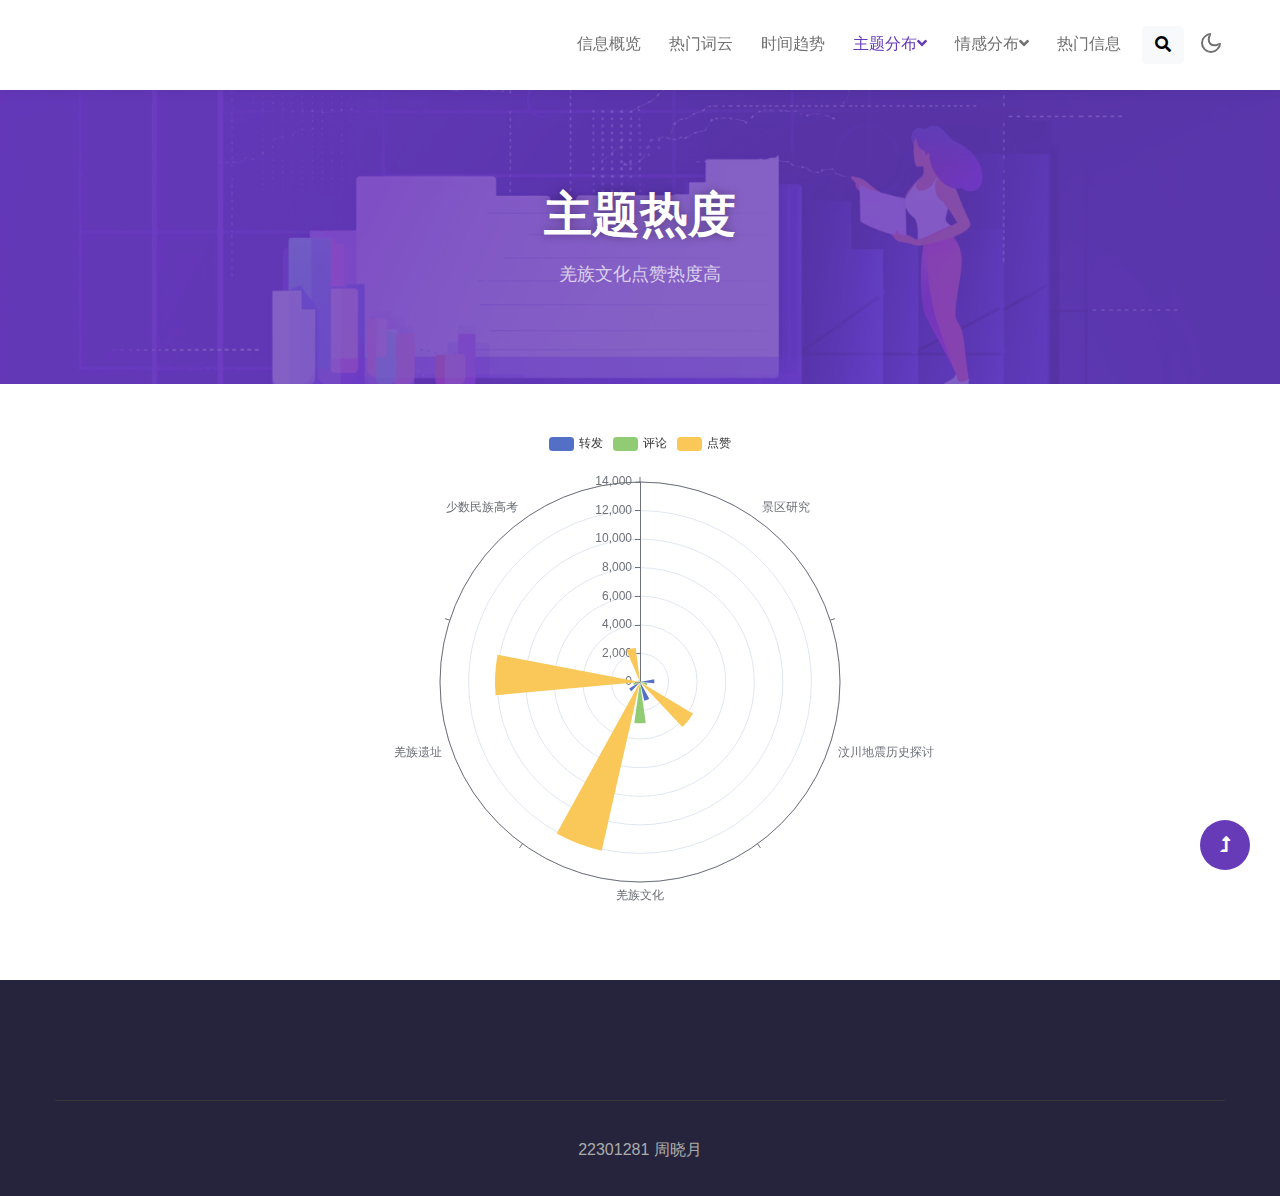
<file: hottopic.html>
<!doctype html>
<html lang="en">
 <head>
  <!-- Required meta tags -->
  <meta charset="utf-8">
  <meta name="viewport" content="width=device-width, initial-scale=1, shrink-to-fit=no">
  <title>Intelligence - Corporate Category Bootstrap Responsive Website Template - Home</title>
  <!-- google-fonts -->
  <link href="css/css2" rel="stylesheet">
  <link href="css/null_9f7cf1527e734834b5d602cb0bc03151.css2" rel="stylesheet">
  <!-- //google-fonts -->
  <!-- Template CSS Style link -->
  <link rel="stylesheet" href="css/style-liberty.css">
 </head>
 <body>
  <!--header-->
  <header id="site-header" class="fixed-top">
   <div class="container">
    <nav class="navbar navbar-expand-lg stroke">
     <h1> <a class="navbar-brand" href="index.html"> </a> </h1>
     <!-- if logo is image enable this
            <a class="navbar-brand" href="#index.html">
                <img src="image-path" alt="Your logo" title="Your logo" style="height:35px;" />
            </a> -->
     <button class="navbar-toggler  collapsed bg-gradient" type="button" data-bs-toggle="collapse" data-bs-target="#navbarTogglerDemo02" aria-controls="navbarTogglerDemo02" aria-expanded="false" aria-label="Toggle navigation"> <span class="navbar-toggler-icon fa icon-expand fa-bars"></span> <span class="navbar-toggler-icon fa icon-close fa-times"></span> </button>
     <div class="collapse navbar-collapse" id="navbarTogglerDemo02">
      <ul class="navbar-nav ms-lg-auto">
       <li class="nav-item "> <a class="nav-link" href="index.html">信息概览 <span class="sr-only">(current)</span></a> </li>
       <li class="nav-item"> <a class="nav-link" href="wordcloud.html">热门词云</a> </li>
       <li class="nav-item" "> <a class="nav-link" href="timeline.html">时间趋势</a> </li>
       <li class="nav-item   active"> <a class="nav-link dropdown-toggle" href="#" id="navbarDropdown" role="button" data-bs-toggle="dropdown" aria-haspopup="true" aria-expanded="false"> 主题分布<span class="fas fa-angle-down"></span> </a>
        <div class="dropdown-menu" aria-labelledby="navbarDropdown">
         <a class="dropdown-item" href="topic.html">主题分布</a>
         <a class="dropdown-item" href="hottopic.html">主题与热度</a>
         <a class="dropdown-item" href="network.html">共现网络</a>
        </div> </li>
       <li class="nav-item"> <a class="nav-link dropdown-toggle" href="#" id="navbarDropdown" role="button" data-bs-toggle="dropdown" aria-haspopup="true" aria-expanded="false"> 情感分布<span class="fas fa-angle-down"></span> </a>
        <div class="dropdown-menu" aria-labelledby="navbarDropdown">
         <a class="dropdown-item" href="emotion.html">情感分布</a>
         <a class="dropdown-item" href="hotemotion.html">情感与热度</a>
        </div> </li>
       <li class="nav-item"> <a class="nav-link" href="toplist.html">热门信息</a> </li>
       <!--/search-right-->
       <ul class="header-search">
        <li class="nav-item search-right"> <a href="#search" class="btn search-btn btn-light" title="search"><span class="fas fa-search" aria-hidden="true"></span></a>
         <!-- search popup -->
         <div id="search" class="pop-overlay">
          <div class="popup">
           <h3 class="title-w3l two mb-4 text-left">Search Here</h3>
           <form action="#" method="GET" class="search-box d-sm-flex position-relative">
            <input type="search" placeholder="Enter Keyword here" name="search" required autofocus>
            <button type="submit" class="btn btn-style btn-primary"> Search</button>
           </form>
          </div>
          <a class="close" href="#close">×</a>
         </div>
         <!-- /search popup --> </li>
       </ul>
       <!--//search-right-->
      </ul>
     </div>
     <!-- search button -->
     <!-- //search button -->
     <!-- toggle switch for light and dark theme -->
     <div class="cont-ser-position">
      <nav class="navigation">
       <div class="theme-switch-wrapper">
        <label class="theme-switch" for="checkbox"> <input type="checkbox" id="checkbox">
         <div class="mode-container">
          <i class="gg-sun"></i>
          <i class="gg-moon"></i>
         </div> </label>
       </div>
      </nav>
     </div>
     <!-- //toggle switch for light and dark theme -->
    </nav>
   </div>
  </header>
  <!--//header-->
  <!-- Services banner -->
  <section class="w3l-about-breadcrumb text-center">
   <div class="breadcrumb-bg breadcrumb-bg-about py-5">
    <div class="container py-lg-5 py-md-4">
     <div class="banner-info-grid px-md-5">
      <h2 class="w3l-title-breadcrumb mb-3">主题热度</h2>
      <p class="inner-page-para px-lg-5"> 羌族文化点赞热度高</p>
     </div>
    </div>
   </div>
  </section>
  <!-- //Services banner -->
  <!-- Why Choose Us Section-->
  <section class="w3l-whychooseus py-5">
   <div id="container" style="height: 500%"></div>
   <script type="text/javascript" src="js/echarts.min.js"></script>
   <!-- Uncomment this line if you want to dataTool extension
  <script type="text/javascript" src="https://fastly.jsdelivr.net/npm/echarts@5.4.2/dist/extension/dataTool.min.js"></script>
  -->
   <!-- Uncomment this line if you want to use gl extension
  <script type="text/javascript" src="https://fastly.jsdelivr.net/npm/echarts-gl@2/dist/echarts-gl.min.js"></script>
  -->
   <!-- Uncomment this line if you want to echarts-stat extension
  <script type="text/javascript" src="https://fastly.jsdelivr.net/npm/echarts-stat@latest/dist/ecStat.min.js"></script>
  -->
   <!-- Uncomment this line if you want to use map
  <script type="text/javascript" src="https://fastly.jsdelivr.net/npm/echarts@4.9.0/map/js/china.js"></script>
  <script type="text/javascript" src="https://fastly.jsdelivr.net/npm/echarts@4.9.0/map/js/world.js"></script>
  -->
   <!-- Uncomment these two lines if you want to use bmap extension
  <script type="text/javascript" src="https://api.map.baidu.com/api?v=3.0&ak=YOUR_API_KEY"></script>
  <script type="text/javascript" src="https://fastly.jsdelivr.net/npm/echarts@5.4.2/dist/extension/bmap.min.js"></script>
  -->
   <script type="text/javascript" src="js/echarts.min.js"></script>
   <!-- Uncomment this line if you want to dataTool extension
  <script type="text/javascript" src="https://fastly.jsdelivr.net/npm/echarts@5.4.2/dist/extension/dataTool.min.js"></script>
  -->
   <!-- Uncomment this line if you want to use gl extension
  <script type="text/javascript" src="https://fastly.jsdelivr.net/npm/echarts-gl@2/dist/echarts-gl.min.js"></script>
  -->
   <!-- Uncomment this line if you want to echarts-stat extension
  <script type="text/javascript" src="https://fastly.jsdelivr.net/npm/echarts-stat@latest/dist/ecStat.min.js"></script>
  -->
   <!-- Uncomment this line if you want to use map
  <script type="text/javascript" src="https://fastly.jsdelivr.net/npm/echarts@4.9.0/map/js/china.js"></script>
  <script type="text/javascript" src="https://fastly.jsdelivr.net/npm/echarts@4.9.0/map/js/world.js"></script>
  -->
   <!-- Uncomment these two lines if you want to use bmap extension
  <script type="text/javascript" src="https://api.map.baidu.com/api?v=3.0&ak=YOUR_API_KEY"></script>
  <script type="text/javascript" src="https://fastly.jsdelivr.net/npm/echarts@5.4.2/dist/extension/bmap.min.js"></script>
  -->
   <script type="text/javascript">
    var dom = document.getElementById('container');
    var myChart = echarts.init(dom, null, {
      renderer: 'canvas',
      useDirtyRect: false
    });
    var app = {};

    var option;

    option = {

  angleAxis: {
    type: 'category',
    data: ['景区研究', '汶川地震历史探讨', '羌族文化', '羌族遗址', '少数民族高考']
  },
  radiusAxis: {},
  polar: {},
  series: [
    {
      type: 'bar',
      data: [99, 1005, 1344, 884, 120],
      coordinateSystem: 'polar',
      name: '转发',
      stack: '转发',
      emphasis: {
        focus: 'series'
      }
    },
    {
      type: 'bar',
      data: [99, 518, 2896, 482, 179],
      coordinateSystem: 'polar',
      name: '评论',
      stack: '评论',
      emphasis: {
        focus: 'series'
      }
    },
    {
      type: 'bar',
      data: [131, 4330, 12110, 10150, 2413],
      coordinateSystem: 'polar',
      name: '点赞',
      stack: '点赞',
      emphasis: {
        focus: 'series'
      }
    }
  ],
  legend: {
    show: true,
    data: ['转发', '评论', '点赞']
  }
};

    if (option && typeof option === 'object') {
      myChart.setOption(option);
    }

    window.addEventListener('resize', myChart.resize);
  </script>
  </section>
  <footer class="w3l-footer-29-main">
   <div class="footer-29 pt-5 pb-4">
    <div class="container pt-md-4">
     <!-- copyright -->
     <p class="copy-footer-29 text-center mt-5 pb-2">22301281 周晓月</p>
     <!-- //copyright -->
    </div>
   </div>
  </footer>
  <!-- //footer block -->
  <!-- Js scripts -->
  <!-- move top -->
  <button onclick="topFunction()" id="movetop" title="Go to top"> <span class="fas fa-level-up-alt" aria-hidden="true"></span> </button>
  <script>
    // When the user scrolls down 20px from the top of the document, show the button
    window.onscroll = function () {
        scrollFunction()
    };

    function scrollFunction() {
        if (document.body.scrollTop > 20 || document.documentElement.scrollTop > 20) {
            document.getElementById("movetop").style.display = "block";
        } else {
            document.getElementById("movetop").style.display = "none";
        }
    }

    // When the user clicks on the button, scroll to the top of the document
    function topFunction() {
        document.body.scrollTop = 0;
        document.documentElement.scrollTop = 0;
    }
</script>
  <!-- //move top -->
  <!-- common jquery.js plugin -->
  <script src="js/jquery-3.3.1.min.js"></script>
  <!-- //common jquery.js plugin -->
  <!-- theme switch js (light and dark)-->
  <script src="js/theme-change.js"></script>
  <!-- //theme switch js (light and dark)-->
  <!--/stats-number-counter-->
  <script src="js/jquery.waypoints.min.js"></script>
  <script src="js/jquery.countup.js"></script>
  <script>
    $('.counter').countUp();

</script>
  <!--//stats-number-counter-->
  <!--/owlcarousel-->
  <script src="js/owl.carousel.js"></script>
  <!-- //tesimonials-->
  <script>
    $(document).ready(function() {
        $("#owl-demo1").owlCarousel({
            loop: true,
            nav: false,
            responsiveClass: true,
            responsive: {
                0: {
                    items: 1,
                    nav: false
                },
                736: {
                    items: 1,
                    nav: false
                }
            }
        })
    })

</script>
  <!-- //tesimonials-->
  <!-- MENU-JS -->
  <script>
    $(window).on("scroll", function () {
        var scroll = $(window).scrollTop();

        if (scroll >= 80) {
            $("#site-header").addClass("nav-fixed");
        } else {
            $("#site-header").removeClass("nav-fixed");
        }
    });

    //Main navigation Active Class Add Remove
    $(".navbar-toggler").on("click", function () {
        $("header").toggleClass("active");
    });
    $(document).on("ready", function () {
        if ($(window).width() > 991) {
            $("header").removeClass("active");
        }
        $(window).on("resize", function () {
            if ($(window).width() > 991) {
                $("header").removeClass("active");
            }
        });
    });
</script>
  <!-- //MENU-JS -->
  <!-- disable body scroll which navbar is in active -->
  <script>
    $(function () {
        $('.navbar-toggler').click(function () {
            $('body').toggleClass('noscroll');
        })
    });
</script>
  <!-- //disable body scroll which navbar is in active -->
  <!--bootstrap-->
  <script src="js/bootstrap.min.js"></script>
  <!-- //bootstrap-->
  <!-- //Js scripts -->
 </body>
</html>
</file>
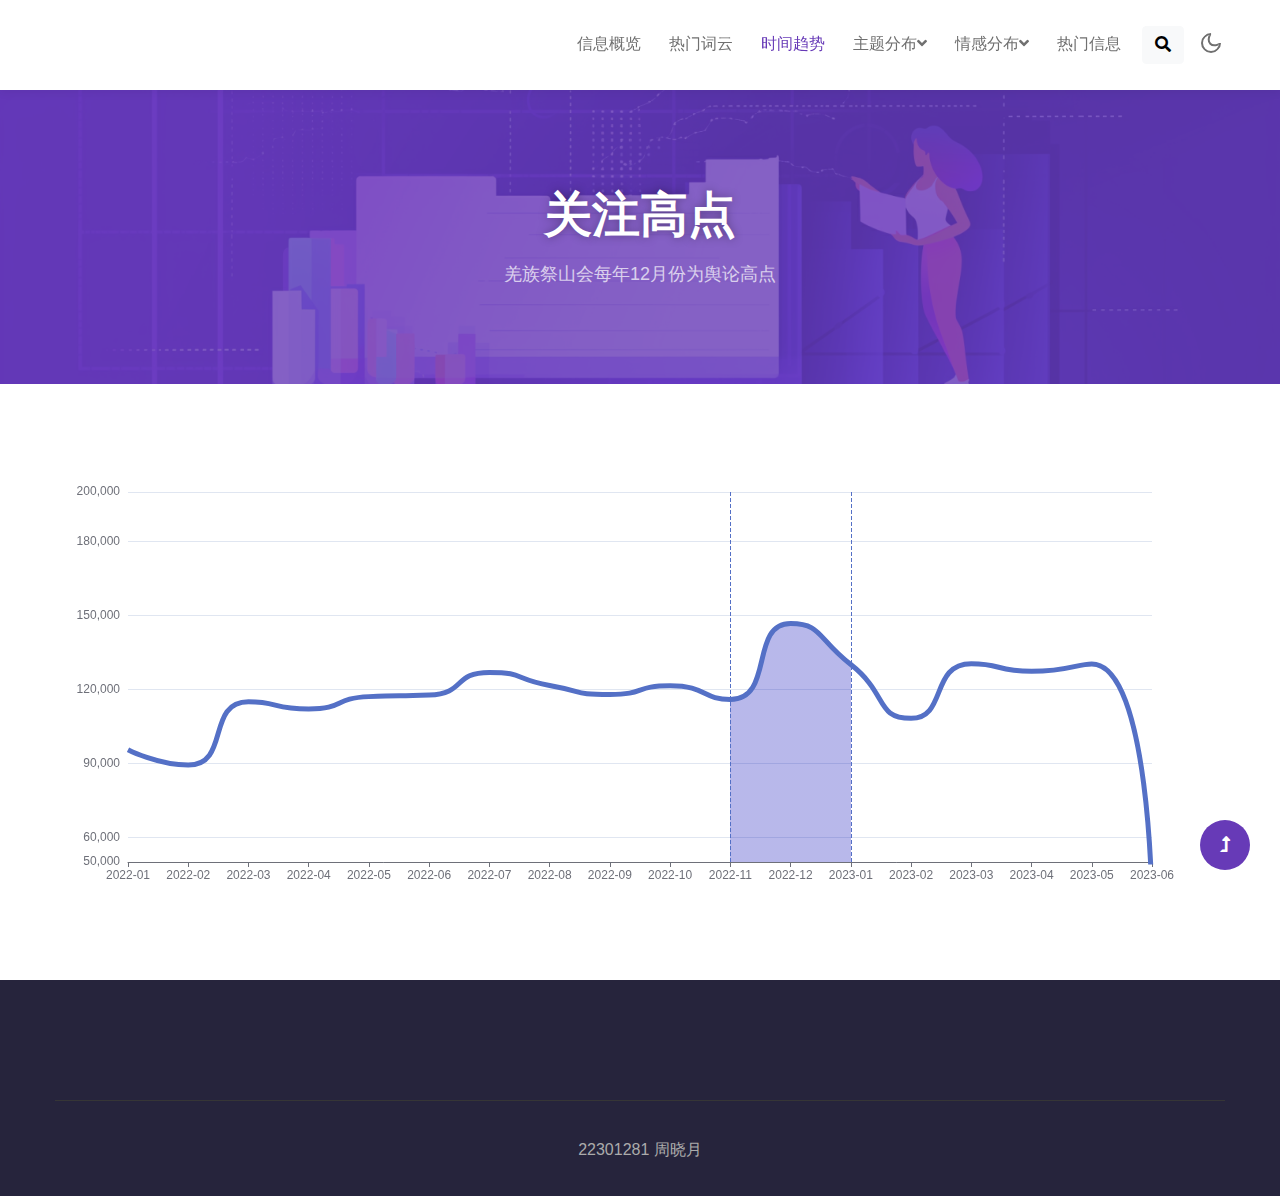
<file: timeline.html>
<!doctype html>
<html lang="en">
<head>
    <!-- Required meta tags -->
    <meta charset="utf-8">
    <meta name="viewport" content="width=device-width, initial-scale=1, shrink-to-fit=no">
    <title>DataWebsite</title>
    <!-- google-fonts -->
    <link href="css/css2" rel="stylesheet">
    <link href="css/null_9f7cf1527e734834b5d602cb0bc03151.css2" rel="stylesheet">
    <!-- //google-fonts -->
    <!-- Template CSS Style link -->
    <link rel="stylesheet" href="css/style-liberty.css">
</head>
<body>
<!--header-->
<header id="site-header" class="fixed-top">
    <div class="container">
        <nav class="navbar navbar-expand-lg stroke">
            <h1><a class="navbar-brand" href="index.html"> </a></h1>
            <!-- if logo is image enable this
                   <a class="navbar-brand" href="#index.html">
                       <img src="image-path" alt="Your logo" title="Your logo" style="height:35px;" />
                   </a> -->
            <button class="navbar-toggler  collapsed bg-gradient" type="button" data-bs-toggle="collapse"
                    data-bs-target="#navbarTogglerDemo02" aria-controls="navbarTogglerDemo02" aria-expanded="false"
                    aria-label="Toggle navigation"><span class="navbar-toggler-icon fa icon-expand fa-bars"></span>
                <span class="navbar-toggler-icon fa icon-close fa-times"></span></button>
            <div class="collapse navbar-collapse" id="navbarTogglerDemo02">
                <ul class="navbar-nav ms-lg-auto">
                    <li class="nav-item "><a class="nav-link" href="index.html">信息概览 <span
                            class="sr-only">(current)</span></a></li>
                    <li class="nav-item"><a class="nav-link" href="wordcloud.html">热门词云</a></li>
                    <li class="nav-item  active"
                    "> <a class="nav-link" href="timeline.html">时间趋势</a> </li>
                    <li class="nav-item"><a class="nav-link dropdown-toggle" href="#" id="navbarDropdown" role="button"
                                            data-bs-toggle="dropdown" aria-haspopup="true" aria-expanded="false">
                        主题分布<span class="fas fa-angle-down"></span> </a>
                        <div class="dropdown-menu" aria-labelledby="navbarDropdown">
                            <a class="dropdown-item" href="topic.html">主题分布</a>
                            <a class="dropdown-item" href="hottopic.html">主题与热度</a>
                            <a class="dropdown-item" href="network.html">共现网络</a>
                        </div>
                    </li>
                    <li class="nav-item"><a class="nav-link dropdown-toggle" href="#" id="navbarDropdown" role="button"
                                            data-bs-toggle="dropdown" aria-haspopup="true" aria-expanded="false">
                        情感分布<span class="fas fa-angle-down"></span> </a>
                        <div class="dropdown-menu" aria-labelledby="navbarDropdown">
                            <a class="dropdown-item" href="emotion.html">情感分布</a>
                            <a class="dropdown-item" href="hotemotion.html">情感与热度</a>
                        </div>
                    </li>
                    <li class="nav-item"><a class="nav-link" href="toplist.html">热门信息</a></li>
                    <!--/search-right-->
                    <ul class="header-search">
                        <li class="nav-item search-right"><a href="#search" class="btn search-btn btn-light"
                                                             title="search"><span class="fas fa-search"
                                                                                  aria-hidden="true"></span></a>
                            <!-- search popup -->
                            <div id="search" class="pop-overlay">
                                <div class="popup">
                                    <h3 class="title-w3l two mb-4 text-left">Search Here</h3>
                                    <form action="#" method="GET" class="search-box d-sm-flex position-relative">
                                        <input type="search" placeholder="Enter Keyword here" name="search" required
                                               autofocus>
                                        <button type="submit" class="btn btn-style btn-primary"> Search</button>
                                    </form>
                                </div>
                                <a class="close" href="#close">×</a>
                            </div>
                            <!-- /search popup --> </li>
                    </ul>
                    <!--//search-right-->
                </ul>
            </div>
            <!-- search button -->
            <!-- //search button -->
            <!-- toggle switch for light and dark theme -->
            <div class="cont-ser-position">
                <nav class="navigation">
                    <div class="theme-switch-wrapper">
                        <label class="theme-switch" for="checkbox"> <input type="checkbox" id="checkbox">
                            <div class="mode-container">
                                <i class="gg-sun"></i>
                                <i class="gg-moon"></i>
                            </div>
                        </label>
                    </div>
                </nav>
            </div>
            <!-- //toggle switch for light and dark theme -->
        </nav>
    </div>
</header>
<!--//header-->
<!-- Services banner -->
<section class="w3l-about-breadcrumb text-center">
    <div class="breadcrumb-bg breadcrumb-bg-about py-5">
        <div class="container py-lg-5 py-md-4">
            <div class="banner-info-grid px-md-5">
                <h2 class="w3l-title-breadcrumb mb-3">关注高点</h2>
                <p class="inner-page-para px-lg-5"> 羌族祭山会每年12月份为舆论高点</p>
            </div>
        </div>
    </div>
</section>
<!-- //Services banner -->
<!-- Why Choose Us Section-->
<section class="w3l-whychooseus py-5">
    <div id="container" style="height: 500%"></div>
    <script type="text/javascript" src="js/echarts.min.js"></script>
    <!-- Uncomment this line if you want to dataTool extension
   <script type="text/javascript" src="https://fastly.jsdelivr.net/npm/echarts@5.4.2/dist/extension/dataTool.min.js"></script>
   -->
    <!-- Uncomment this line if you want to use gl extension
   <script type="text/javascript" src="https://fastly.jsdelivr.net/npm/echarts-gl@2/dist/echarts-gl.min.js"></script>
   -->
    <!-- Uncomment this line if you want to echarts-stat extension
   <script type="text/javascript" src="https://fastly.jsdelivr.net/npm/echarts-stat@latest/dist/ecStat.min.js"></script>
   -->
    <!-- Uncomment this line if you want to use map
   <script type="text/javascript" src="https://fastly.jsdelivr.net/npm/echarts@4.9.0/map/js/china.js"></script>
   <script type="text/javascript" src="https://fastly.jsdelivr.net/npm/echarts@4.9.0/map/js/world.js"></script>
   -->
    <!-- Uncomment these two lines if you want to use bmap extension
   <script type="text/javascript" src="https://api.map.baidu.com/api?v=3.0&ak=YOUR_API_KEY"></script>
   <script type="text/javascript" src="https://fastly.jsdelivr.net/npm/echarts@5.4.2/dist/extension/bmap.min.js"></script>
   -->
    <script type="text/javascript">
        var dom = document.getElementById('container');
        var myChart = echarts.init(dom, null, {
            renderer: 'canvas',
            useDirtyRect: false
        });
        var app = {};

        var option;

        option = {
            xAxis: {
                type: 'category',
                boundaryGap: false
            },
            yAxis: {
                type: 'value',
                min: 50000,
                max: 200000,
                boundaryGap: [0, '30%']
            },
            visualMap: {
                type: 'piecewise',
                show: false,
                dimension: 0,
                seriesIndex: 0,
                pieces: [

                    {
                        gt: 10,
                        lt: 12,
                        color: 'rgba(0, 0, 180, 0.4)'
                    }
                ]
            },
            series: [
                {
                    type: 'line',
                    smooth: 0.6,
                    symbol: 'none',
                    lineStyle: {
                        color: '#5470C6',
                        width: 5
                    },
                    markLine: {
                        symbol: ['none', 'none'],
                        label: {show: false},
                        data: [{xAxis: 10}, {xAxis: 12}]
                    },
                    areaStyle: {},
                    data: [['2022-01', 95536], ['2022-02', 89313], ['2022-03', 114964], ['2022-04', 112050], ['2022-05', 117044], ['2022-06', 117672], ['2022-07', 126864], ['2022-08', 121553], ['2022-09', 117905], ['2022-10', 121440], ['2022-11', 115880], ['2022-12', 146660], ['2023-01', 130036], ['2023-02', 108247], ['2023-03', 130405], ['2023-04', 127318], ['2023-05', 130300], ['2023-06', 33504]]

                }
            ]
        };

        if (option && typeof option === 'object') {
            myChart.setOption(option);
        }

        window.addEventListener('resize', myChart.resize);
    </script>
</section>
<footer class="w3l-footer-29-main">
    <div class="footer-29 pt-5 pb-4">
        <div class="container pt-md-4">
            <!-- copyright -->
            <p class="copy-footer-29 text-center mt-5 pb-2">22301281 周晓月</p>
            <!-- //copyright -->
        </div>
    </div>
</footer>
<!-- //footer block -->
<!-- Js scripts -->
<!-- move top -->
<button onclick="topFunction()" id="movetop" title="Go to top"><span class="fas fa-level-up-alt"
                                                                     aria-hidden="true"></span></button>
<script>
    // When the user scrolls down 20px from the top of the document, show the button
    window.onscroll = function () {
        scrollFunction()
    };

    function scrollFunction() {
        if (document.body.scrollTop > 20 || document.documentElement.scrollTop > 20) {
            document.getElementById("movetop").style.display = "block";
        } else {
            document.getElementById("movetop").style.display = "none";
        }
    }

    // When the user clicks on the button, scroll to the top of the document
    function topFunction() {
        document.body.scrollTop = 0;
        document.documentElement.scrollTop = 0;
    }
</script>
<!-- //move top -->
<!-- common jquery.js plugin -->
<script src="js/jquery-3.3.1.min.js"></script>
<!-- //common jquery.js plugin -->
<!-- theme switch js (light and dark)-->
<script src="js/theme-change.js"></script>
<!-- //theme switch js (light and dark)-->
<!--/stats-number-counter-->
<script src="js/jquery.waypoints.min.js"></script>
<script src="js/jquery.countup.js"></script>
<script>
    $('.counter').countUp();

</script>
<!--//stats-number-counter-->
<!--/owlcarousel-->
<script src="js/owl.carousel.js"></script>
<!-- //tesimonials-->
<script>
    $(document).ready(function () {
        $("#owl-demo1").owlCarousel({
            loop: true,
            nav: false,
            responsiveClass: true,
            responsive: {
                0: {
                    items: 1,
                    nav: false
                },
                736: {
                    items: 1,
                    nav: false
                }
            }
        })
    })

</script>
<!-- //tesimonials-->
<!-- MENU-JS -->
<script>
    $(window).on("scroll", function () {
        var scroll = $(window).scrollTop();

        if (scroll >= 80) {
            $("#site-header").addClass("nav-fixed");
        } else {
            $("#site-header").removeClass("nav-fixed");
        }
    });

    //Main navigation Active Class Add Remove
    $(".navbar-toggler").on("click", function () {
        $("header").toggleClass("active");
    });
    $(document).on("ready", function () {
        if ($(window).width() > 991) {
            $("header").removeClass("active");
        }
        $(window).on("resize", function () {
            if ($(window).width() > 991) {
                $("header").removeClass("active");
            }
        });
    });
</script>
<!-- //MENU-JS -->
<!-- disable body scroll which navbar is in active -->
<script>
    $(function () {
        $('.navbar-toggler').click(function () {
            $('body').toggleClass('noscroll');
        })
    });
</script>
<!-- //disable body scroll which navbar is in active -->
<!--bootstrap-->
<script src="js/bootstrap.min.js"></script>
<!-- //bootstrap-->
<!-- //Js scripts -->
</body>
</html>
</file>
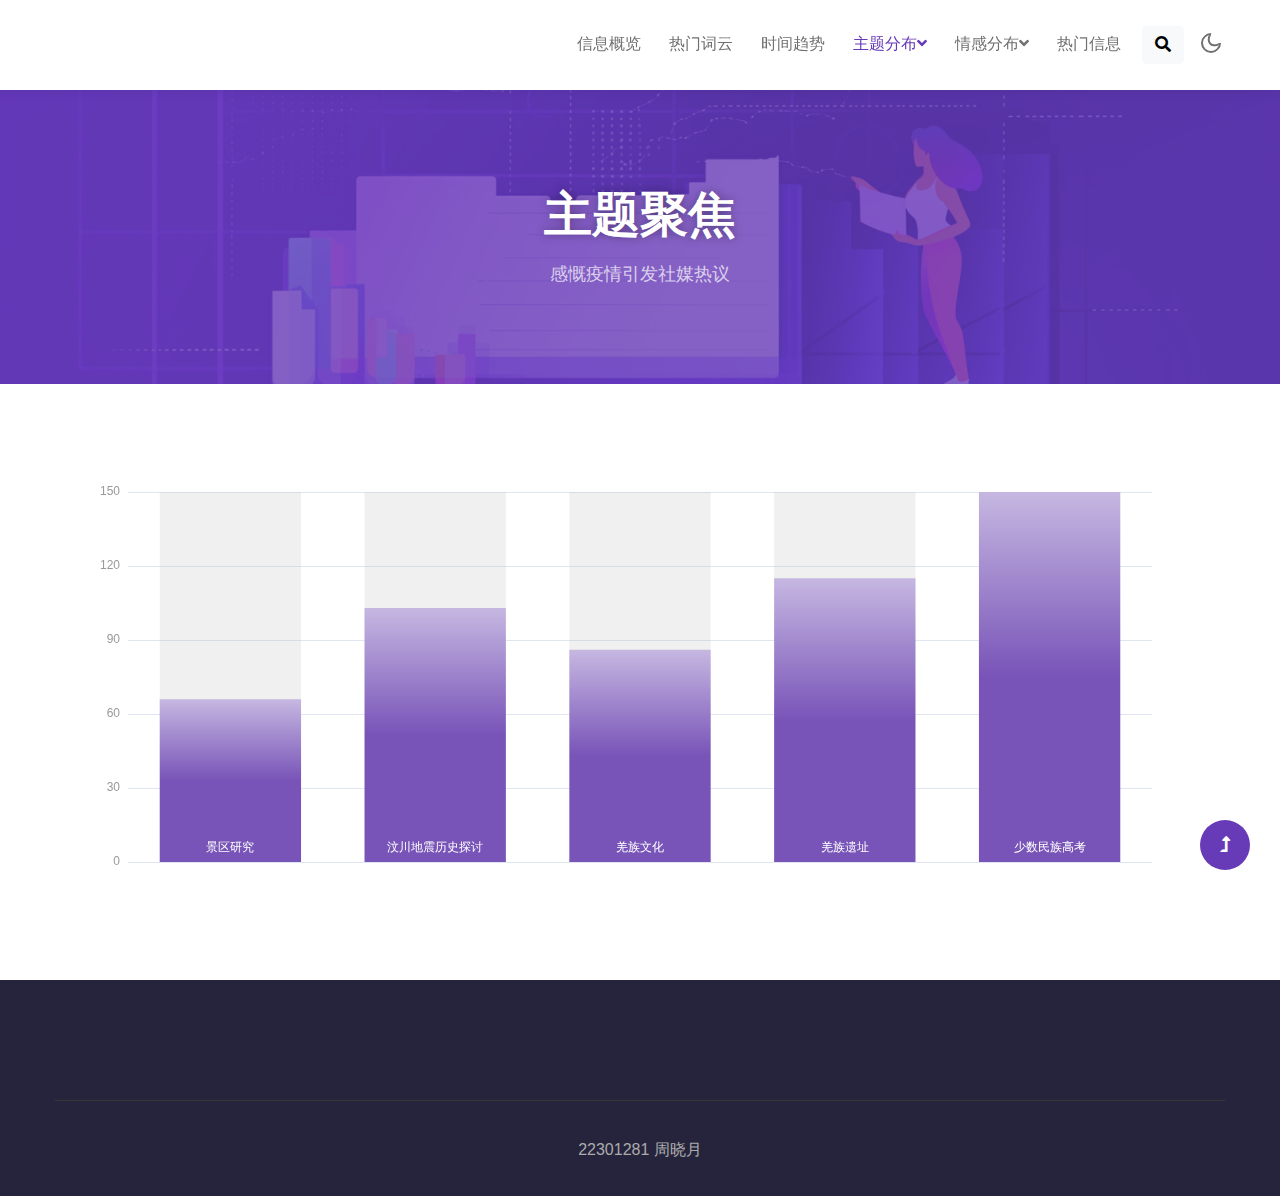
<file: topic.html>
<!doctype html>
<html lang="en">
 <head>
  <!-- Required meta tags -->
  <meta charset="utf-8">
  <meta name="viewport" content="width=device-width, initial-scale=1, shrink-to-fit=no">
  <title>DataWebsite</title>
  <!-- google-fonts -->
  <link href="css/css2" rel="stylesheet">
  <link href="css/null_9f7cf1527e734834b5d602cb0bc03151.css2" rel="stylesheet">
  <!-- //google-fonts -->
  <!-- Template CSS Style link -->
  <link rel="stylesheet" href="css/style-liberty.css">
 </head>
 <body>
  <!--header-->
  <header id="site-header" class="fixed-top">
   <div class="container">
    <nav class="navbar navbar-expand-lg stroke">
     <h1> <a class="navbar-brand" href="index.html"> </a> </h1>
     <!-- if logo is image enable this
            <a class="navbar-brand" href="#index.html">
                <img src="image-path" alt="Your logo" title="Your logo" style="height:35px;" />
            </a> -->
     <button class="navbar-toggler  collapsed bg-gradient" type="button" data-bs-toggle="collapse" data-bs-target="#navbarTogglerDemo02" aria-controls="navbarTogglerDemo02" aria-expanded="false" aria-label="Toggle navigation"> <span class="navbar-toggler-icon fa icon-expand fa-bars"></span> <span class="navbar-toggler-icon fa icon-close fa-times"></span> </button>
     <div class="collapse navbar-collapse" id="navbarTogglerDemo02">
      <ul class="navbar-nav ms-lg-auto">
       <li class="nav-item "> <a class="nav-link" href="index.html">信息概览 <span class="sr-only">(current)</span></a> </li>
       <li class="nav-item"> <a class="nav-link" href="wordcloud.html">热门词云</a> </li>
       <li class="nav-item" "> <a class="nav-link" href="timeline.html">时间趋势</a> </li>
       <li class="nav-item  active"> <a class="nav-link dropdown-toggle" href="#" id="navbarDropdown" role="button" data-bs-toggle="dropdown" aria-haspopup="true" aria-expanded="false"> 主题分布<span class="fas fa-angle-down"></span> </a>
        <div class="dropdown-menu" aria-labelledby="navbarDropdown">
         <a class="dropdown-item" href="topic.html">主题分布</a>
         <a class="dropdown-item" href="hottopic.html">主题与热度</a>
         <a class="dropdown-item" href="network.html">共现网络</a>
        </div> </li>
       <li class="nav-item"> <a class="nav-link dropdown-toggle" href="#" id="navbarDropdown" role="button" data-bs-toggle="dropdown" aria-haspopup="true" aria-expanded="false"> 情感分布<span class="fas fa-angle-down"></span> </a>
        <div class="dropdown-menu" aria-labelledby="navbarDropdown">
         <a class="dropdown-item" href="emotion.html">情感分布</a>
         <a class="dropdown-item" href="hotemotion.html">情感与热度</a>
        </div> </li>
       <li class="nav-item"> <a class="nav-link" href="toplist.html">热门信息</a> </li>
       <!--/search-right-->
       <ul class="header-search">
        <li class="nav-item search-right"> <a href="#search" class="btn search-btn btn-light" title="search"><span class="fas fa-search" aria-hidden="true"></span></a>
         <!-- search popup -->
         <div id="search" class="pop-overlay">
          <div class="popup">
           <h3 class="title-w3l two mb-4 text-left">Search Here</h3>
           <form action="#" method="GET" class="search-box d-sm-flex position-relative">
            <input type="search" placeholder="Enter Keyword here" name="search" required autofocus>
            <button type="submit" class="btn btn-style btn-primary"> Search</button>
           </form>
          </div>
          <a class="close" href="#close">×</a>
         </div>
         <!-- /search popup --> </li>
       </ul>
       <!--//search-right-->
      </ul>
     </div>
     <!-- search button -->
     <!-- //search button -->
     <!-- toggle switch for light and dark theme -->
     <div class="cont-ser-position">
      <nav class="navigation">
       <div class="theme-switch-wrapper">
        <label class="theme-switch" for="checkbox"> <input type="checkbox" id="checkbox">
         <div class="mode-container">
          <i class="gg-sun"></i>
          <i class="gg-moon"></i>
         </div> </label>
       </div>
      </nav>
     </div>
     <!-- //toggle switch for light and dark theme -->
    </nav>
   </div>
  </header>
  <!--//header-->
  <!-- Services banner -->
  <section class="w3l-about-breadcrumb text-center">
   <div class="breadcrumb-bg breadcrumb-bg-about py-5">
    <div class="container py-lg-5 py-md-4">
     <div class="banner-info-grid px-md-5">
      <h2 class="w3l-title-breadcrumb mb-3">主题聚焦</h2>
      <p class="inner-page-para px-lg-5"> 感慨疫情引发社媒热议</p>
     </div>
    </div>
   </div>
  </section>
  <!-- //Services banner -->
  <!-- Why Choose Us Section-->
  <section class="w3l-whychooseus py-5">
   <div id="container" style="height: 500%"></div>
   <script type="text/javascript" src="js/echarts.min.js"></script>
   <!-- Uncomment this line if you want to dataTool extension
  <script type="text/javascript" src="https://fastly.jsdelivr.net/npm/echarts@5.4.2/dist/extension/dataTool.min.js"></script>
  -->
   <!-- Uncomment this line if you want to use gl extension
  <script type="text/javascript" src="https://fastly.jsdelivr.net/npm/echarts-gl@2/dist/echarts-gl.min.js"></script>
  -->
   <!-- Uncomment this line if you want to echarts-stat extension
  <script type="text/javascript" src="https://fastly.jsdelivr.net/npm/echarts-stat@latest/dist/ecStat.min.js"></script>
  -->
   <!-- Uncomment this line if you want to use map
  <script type="text/javascript" src="https://fastly.jsdelivr.net/npm/echarts@4.9.0/map/js/china.js"></script>
  <script type="text/javascript" src="https://fastly.jsdelivr.net/npm/echarts@4.9.0/map/js/world.js"></script>
  -->
   <!-- Uncomment these two lines if you want to use bmap extension
  <script type="text/javascript" src="https://api.map.baidu.com/api?v=3.0&ak=YOUR_API_KEY"></script>
  <script type="text/javascript" src="https://fastly.jsdelivr.net/npm/echarts@5.4.2/dist/extension/bmap.min.js"></script>
  -->
   <script type="text/javascript">
    var dom = document.getElementById('container');
    var myChart = echarts.init(dom, null, {
      renderer: 'canvas',
      useDirtyRect: false
    });
    var app = {};

    var option;

    option = {
  xAxis: {
    type: 'category',
    boundaryGap: false
  },
  yAxis: {
    type: 'value',
      min: 1000,
      max: 2200,
    boundaryGap: [0, '30%']
  },
  visualMap: {
    type: 'piecewise',
    show: false,
    dimension: 0,
    seriesIndex: 0,
    pieces: [
      {
        gt: 2,
        lt: 3.5,
        color: 'rgba(0, 0, 180, 0.4)'
      },
      {
        gt: 7,
        lt: 8.5,
        color: 'rgba(0, 0, 180, 0.4)'
      }
    ]
  },
  series: [
    {
      type: 'line',
      smooth: 0.6,
      symbol: 'none',
      lineStyle: {
        color: '#5470C6',
        width: 5
      },
      markLine: {
        symbol: ['none', 'none'],
        label: { show: false },
        data: [{ xAxis: 2 }, { xAxis: 3.5 }, { xAxis: 7 }, { xAxis: 8.5 }]
      },
      areaStyle: {},
      data: [
        ['2022-01', 1077],
        ['2022-02', 1105],
        ['2022-03', 1418],
        ['2022-04', 1788],
        ['2022-05', 1186],
        ['2022-06', 1183],
        ['2022-07', 1115],
        ['2022-08', 1170],
        ['2022-09', 2046],
        ['2022-10', 1467],
        ['2022-11', 1199],
        ['2022-12', 1155]
      ]
    }
  ]
};

    if (option && typeof option === 'object') {
      myChart.setOption(option);
    }

    window.addEventListener('resize', myChart.resize);
  </script>
   <div id="container" style="height: 500%"></div>
   <script type="text/javascript" src="js/echarts.min.js"></script>
   <script type="text/javascript" src="js/dataTool.min.js"></script>
   <script type="text/javascript" src="js/echarts-gl.min.js"></script>
   <script type="text/javascript" src="js/ecStat.min.js"></script>
   <script type="text/javascript" src="js/china.js"></script>
   <script type="text/javascript" src="js/world.js"></script>
   <!-- Uncomment these two lines if you want to use bmap extension
  <script type="text/javascript" src="https://api.map.baidu.com/api?v=3.0&ak=YOUR_API_KEY"></script>
  <script type="text/javascript" src="https://fastly.jsdelivr.net/npm/echarts@5.4.2/dist/extension/bmap.min.js"></script>
  -->
   <script type="text/javascript">
      var dom = document.getElementById('container');
      var myChart1 = echarts.init(dom, null, {renderer: 'canvas', useDirtyRect: false});
      var app = {};
      var option;

      let dataAxis = ['景区研究', '汶川地震历史探讨', '羌族文化', '羌族遗址', '少数民族高考'];
      let data = [66, 103, 86, 115, 150];
      let yMax = 500;
      let dataShadow = [];
        for (let i = 0; i < data.length; i++) {
            dataShadow.push(yMax);}
      option = {
     xAxis: {
       data: dataAxis,
     axisLabel: {
       inside: true,
       color: '#fff'
     },
    axisTick: {
      show: false
    },
    axisLine: {
      show: false
    },
    z: 10
  },
  yAxis: {
    axisLine: {
      show: false
    },
    axisTick: {
      show: false
    },
    axisLabel: {
      color: '#999'
    }
  },
  dataZoom: [
    {
      type: 'inside'
    }
  ],
  series: [
    {
      type: 'bar',
      showBackground: true,
      itemStyle: {
        color: new echarts.graphic.LinearGradient(0, 0, 0, 1, [
          { offset: 0, color: '#c6b7e1' },
          { offset: 0.5, color: '#7854b8' },
          { offset: 1, color: '#7854b8' }
        ])
      },
      emphasis: {
        itemStyle: {
          color: new echarts.graphic.LinearGradient(0, 0, 0, 1, [
            { offset: 0, color: '#2378f7' },
            { offset: 0.7, color: '#2378f7' },
            { offset: 1, color: '#83bff6' }
          ])
        }
      },
      data: data
    }
  ]
};
const zoomSize = 6;

myChart1.on('click', function (params) {
  console.log(dataAxis[Math.max(params.dataIndex - zoomSize / 2, 0)]);
  myChart1.dispatchAction({
    type: 'dataZoom',
    startValue: dataAxis[Math.max(params.dataIndex - zoomSize / 2, 0)],
    endValue:
      dataAxis[Math.min(params.dataIndex + zoomSize / 2, data.length - 1)]
  });
});

    if (option && typeof option === 'object') {
      myChart1.setOption(option);
    }

    window.addEventListener('resize', myChart1.resize);
  </script>
  </section>
  <footer class="w3l-footer-29-main">
   <div class="footer-29 pt-5 pb-4">
    <div class="container pt-md-4">
     <!-- copyright -->
     <p class="copy-footer-29 text-center mt-5 pb-2">22301281 周晓月</p>
     <!-- //copyright -->
    </div>
   </div>
  </footer>
  <!-- //footer block -->
  <!-- Js scripts -->
  <!-- move top -->
  <button onclick="topFunction()" id="movetop" title="Go to top"> <span class="fas fa-level-up-alt" aria-hidden="true"></span> </button>
  <script>
    // When the user scrolls down 20px from the top of the document, show the button
    window.onscroll = function () {
        scrollFunction()
    };

    function scrollFunction() {
        if (document.body.scrollTop > 20 || document.documentElement.scrollTop > 20) {
            document.getElementById("movetop").style.display = "block";
        } else {
            document.getElementById("movetop").style.display = "none";
        }
    }

    // When the user clicks on the button, scroll to the top of the document
    function topFunction() {
        document.body.scrollTop = 0;
        document.documentElement.scrollTop = 0;
    }
</script>
  <!-- //move top -->
  <!-- common jquery.js plugin -->
  <script src="js/jquery-3.3.1.min.js"></script>
  <!-- //common jquery.js plugin -->
  <!-- theme switch js (light and dark)-->
  <script src="js/theme-change.js"></script>
  <!-- //theme switch js (light and dark)-->
  <!--/stats-number-counter-->
  <script src="js/jquery.waypoints.min.js"></script>
  <script src="js/jquery.countup.js"></script>
  <script>
    $('.counter').countUp();

</script>
  <!--//stats-number-counter-->
  <!--/owlcarousel-->
  <script src="js/owl.carousel.js"></script>
  <!-- //tesimonials-->
  <script>
    $(document).ready(function() {
        $("#owl-demo1").owlCarousel({
            loop: true,
            nav: false,
            responsiveClass: true,
            responsive: {
                0: {
                    items: 1,
                    nav: false
                },
                736: {
                    items: 1,
                    nav: false
                }
            }
        })
    })

</script>
  <!-- //tesimonials-->
  <!-- MENU-JS -->
  <script>
    $(window).on("scroll", function () {
        var scroll = $(window).scrollTop();

        if (scroll >= 80) {
            $("#site-header").addClass("nav-fixed");
        } else {
            $("#site-header").removeClass("nav-fixed");
        }
    });

    //Main navigation Active Class Add Remove
    $(".navbar-toggler").on("click", function () {
        $("header").toggleClass("active");
    });
    $(document).on("ready", function () {
        if ($(window).width() > 991) {
            $("header").removeClass("active");
        }
        $(window).on("resize", function () {
            if ($(window).width() > 991) {
                $("header").removeClass("active");
            }
        });
    });
</script>
  <!-- //MENU-JS -->
  <!-- disable body scroll which navbar is in active -->
  <script>
    $(function () {
        $('.navbar-toggler').click(function () {
            $('body').toggleClass('noscroll');
        })
    });
</script>
  <!-- //disable body scroll which navbar is in active -->
  <!--bootstrap-->
  <script src="js/bootstrap.min.js"></script>
  <!-- //bootstrap-->
  <!-- //Js scripts -->
 </body>
</html>
</file>
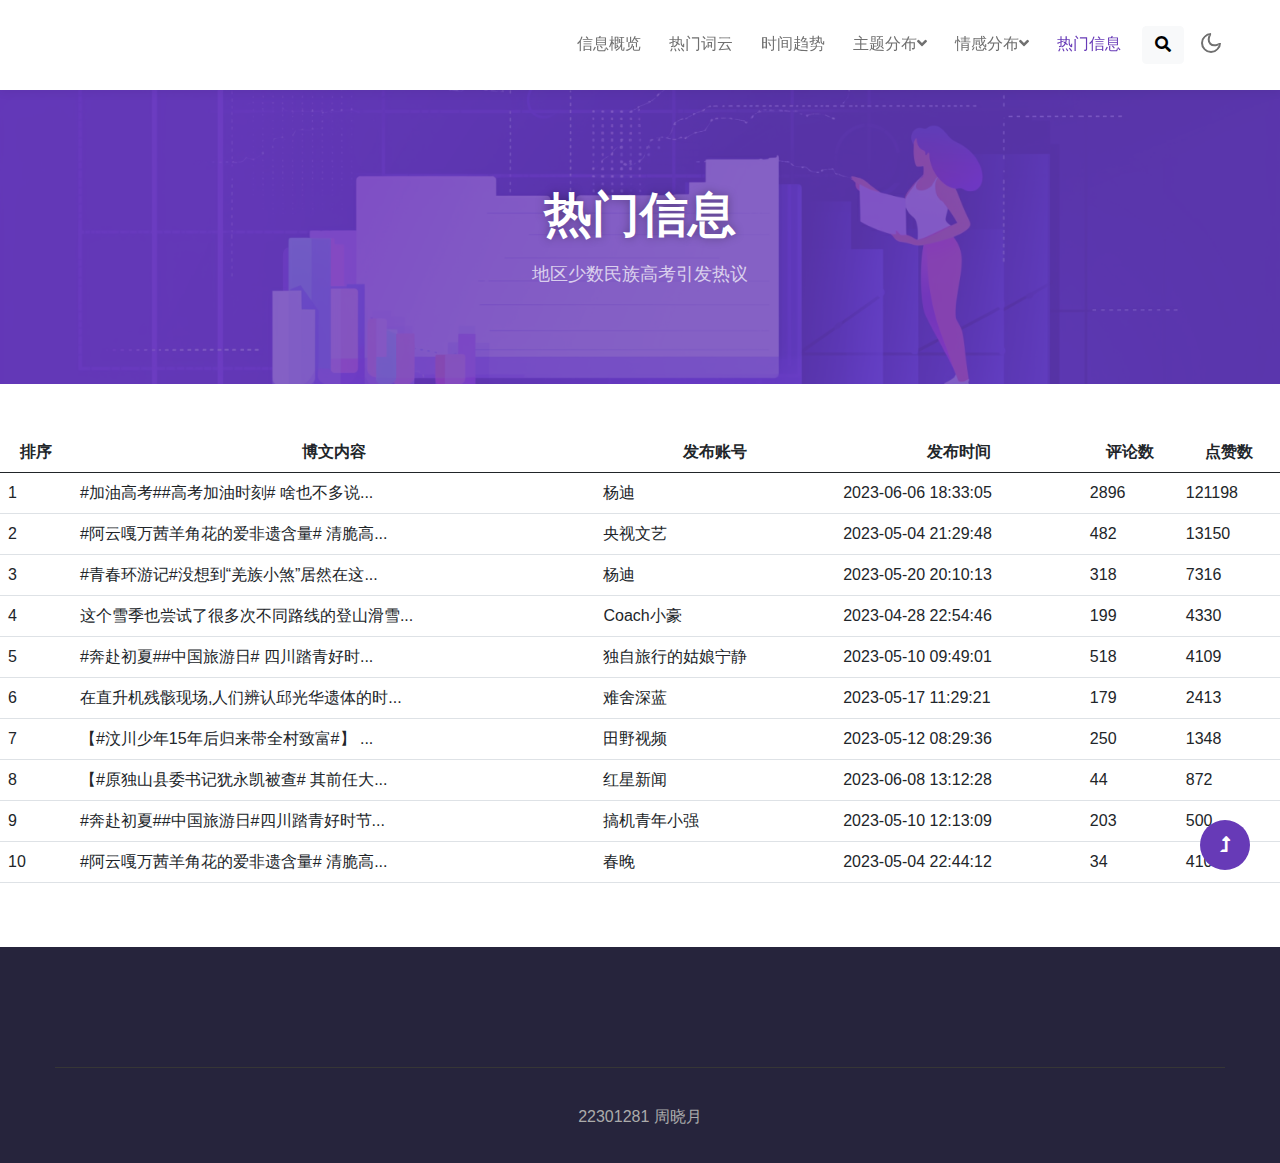
<file: toplist.html>
<!doctype html>
<html lang="en">
<head>
    <!-- Required meta tags -->
    <meta charset="utf-8">
    <meta name="viewport" content="width=device-width, initial-scale=1, shrink-to-fit=no">
    <title>Intelligence - Corporate Category Bootstrap Responsive Website Template - Home</title>
    <!-- google-fonts -->
    <link href="css/css2" rel="stylesheet">
    <link href="css/null_9f7cf1527e734834b5d602cb0bc03151.css2" rel="stylesheet">
    <!-- //google-fonts -->
    <!-- Template CSS Style link -->
    <link rel="stylesheet" href="css/style-liberty.css">
</head>
<body>
<!--header-->
<header id="site-header" class="fixed-top">
    <div class="container">
        <nav class="navbar navbar-expand-lg stroke">
            <h1><a class="navbar-brand" href="index.html"> </a></h1>
            <!-- if logo is image enable this
                   <a class="navbar-brand" href="#index.html">
                       <img src="image-path" alt="Your logo" title="Your logo" style="height:35px;" />
                   </a> -->
            <button class="navbar-toggler  collapsed bg-gradient" type="button" data-bs-toggle="collapse"
                    data-bs-target="#navbarTogglerDemo02" aria-controls="navbarTogglerDemo02" aria-expanded="false"
                    aria-label="Toggle navigation"><span class="navbar-toggler-icon fa icon-expand fa-bars"></span>
                <span class="navbar-toggler-icon fa icon-close fa-times"></span></button>
            <div class="collapse navbar-collapse" id="navbarTogglerDemo02">
                <ul class="navbar-nav ms-lg-auto">
                    <li class="nav-item "><a class="nav-link" href="index.html">信息概览 <span
                            class="sr-only">(current)</span></a></li>
                    <li class="nav-item"><a class="nav-link" href="wordcloud.html">热门词云</a></li>
                    <li class="nav-item"
                    "> <a class="nav-link" href="timeline.html">时间趋势</a> </li>
                    <li class="nav-item "><a class="nav-link dropdown-toggle" href="#" id="navbarDropdown" role="button"
                                             data-bs-toggle="dropdown" aria-haspopup="true" aria-expanded="false">
                        主题分布<span class="fas fa-angle-down"></span> </a>
                        <div class="dropdown-menu" aria-labelledby="navbarDropdown">
                            <a class="dropdown-item" href="topic.html">主题分布</a>
                            <a class="dropdown-item" href="hottopic.html">主题与热度</a>
                            <a class="dropdown-item" href="network.html">共现网络</a>
                        </div>
                    </li>
                    <li class="nav-item"><a class="nav-link dropdown-toggle" href="#" id="navbarDropdown" role="button"
                                            data-bs-toggle="dropdown" aria-haspopup="true" aria-expanded="false">
                        情感分布<span class="fas fa-angle-down"></span> </a>
                        <div class="dropdown-menu" aria-labelledby="navbarDropdown">
                            <a class="dropdown-item" href="emotion.html">情感分布</a>
                            <a class="dropdown-item" href="hotemotion.html">情感与热度</a>
                        </div>
                    </li>
                    <li class="nav-item  active"><a class="nav-link" href="toplist.html">热门信息</a></li>
                    <!--/search-right-->
                    <ul class="header-search">
                        <li class="nav-item search-right"><a href="#search" class="btn search-btn btn-light"
                                                             title="search"><span class="fas fa-search"
                                                                                  aria-hidden="true"></span></a>
                            <!-- search popup -->
                            <div id="search" class="pop-overlay">
                                <div class="popup">
                                    <h3 class="title-w3l two mb-4 text-left">Search Here</h3>
                                    <form action="#" method="GET" class="search-box d-sm-flex position-relative">
                                        <input type="search" placeholder="Enter Keyword here" name="search" required
                                               autofocus>
                                        <button type="submit" class="btn btn-style btn-primary"> Search</button>
                                    </form>
                                </div>
                                <a class="close" href="#close">×</a>
                            </div>
                            <!-- /search popup --> </li>
                    </ul>
                    <!--//search-right-->
                </ul>
            </div>
            <!-- search button -->
            <!-- //search button -->
            <!-- toggle switch for light and dark theme -->
            <div class="cont-ser-position">
                <nav class="navigation">
                    <div class="theme-switch-wrapper">
                        <label class="theme-switch" for="checkbox"> <input type="checkbox" id="checkbox">
                            <div class="mode-container">
                                <i class="gg-sun"></i>
                                <i class="gg-moon"></i>
                            </div>
                        </label>
                    </div>
                </nav>
            </div>
            <!-- //toggle switch for light and dark theme -->
        </nav>
    </div>
</header>
<!--//header-->
<!-- Services banner -->
<section class="w3l-about-breadcrumb text-center">
    <div class="breadcrumb-bg breadcrumb-bg-about py-5">
        <div class="container py-lg-5 py-md-4">
            <div class="banner-info-grid px-md-5">
                <h2 class="w3l-title-breadcrumb mb-3">热门信息</h2>
                <p class="inner-page-para px-lg-5"> 地区少数民族高考引发热议</p>
            </div>
        </div>
    </div>
</section>
<!-- //Services banner -->
<!-- Why Choose Us Section-->
<section class="w3l-whychooseus py-5">
    <table class="table table-responsive-md">
        <thead>
        <tr style="text-align: center;">
            <th>排序</th>
            <th>博文内容</th>
            <th>发布账号</th>
            <th>发布时间</th>
            <th>评论数</th>
            <th>点赞数</th>
        </tr>
        </thead>
        <tbody>
        <tr>
            <td>1</td>
            <td>#加油高考##高考加油时刻# 啥也不多说...</td>
            <td>杨迪</td>
            <td>2023-06-06 18:33:05</td>
            <td>2896</td>
            <td>121198</td>
        </tr>
        <tr>
            <td>2</td>
            <td>#阿云嘎万茜羊角花的爱非遗含量# 清脆高...</td>
            <td>央视文艺</td>
            <td>2023-05-04 21:29:48</td>
            <td>482</td>
            <td>13150</td>
        </tr>
        <tr>
            <td>3</td>
            <td>#青春环游记#没想到“羌族小煞”居然在这...</td>
            <td>杨迪</td>
            <td>2023-05-20 20:10:13</td>
            <td>318</td>
            <td>7316</td>
        </tr>
        <tr>
            <td>4</td>
            <td>这个雪季也尝试了很多次不同路线的登山滑雪...</td>
            <td>Coach小豪</td>
            <td>2023-04-28 22:54:46</td>
            <td>199</td>
            <td>4330</td>
        </tr>
        <tr>
            <td>5</td>
            <td>#奔赴初夏##中国旅游日# 四川踏青好时...</td>
            <td>独自旅行的姑娘宁静</td>
            <td>2023-05-10 09:49:01</td>
            <td>518</td>
            <td>4109</td>
        </tr>
        <tr>
            <td>6</td>
            <td>在直升机残骸现场,人们辨认邱光华遗体的时...</td>
            <td>难舍深蓝</td>
            <td>2023-05-17 11:29:21</td>
            <td>179</td>
            <td>2413</td>
        </tr>
        <tr>
            <td>7</td>
            <td>【#汶川少年15年后归来带全村致富#】 ...</td>
            <td>田野视频</td>
            <td>2023-05-12 08:29:36</td>
            <td>250</td>
            <td>1348</td>
        </tr>
        <tr>
            <td>8</td>
            <td>【#原独山县委书记犹永凯被查# 其前任大...</td>
            <td>红星新闻</td>
            <td>2023-06-08 13:12:28</td>
            <td>44</td>
            <td>872</td>
        </tr>
        <tr>
            <td>9</td>
            <td>#奔赴初夏##中国旅游日#四川踏青好时节...</td>
            <td>搞机青年小强</td>
            <td>2023-05-10 12:13:09</td>
            <td>203</td>
            <td>500</td>
        </tr>
        <tr>
            <td>10</td>
            <td>#阿云嘎万茜羊角花的爱非遗含量# 清脆高...</td>
            <td>春晚</td>
            <td>2023-05-04 22:44:12</td>
            <td>34</td>
            <td>410</td>
        </tr>
        </tbody>
    </table>
</section>
<footer class="w3l-footer-29-main">
    <div class="footer-29 pt-5 pb-4">
        <div class="container pt-md-4">
            <!-- copyright -->
            <p class="copy-footer-29 text-center mt-5 pb-2">22301281 周晓月</p>
            <!-- //copyright -->
        </div>
    </div>
</footer>
<!-- //footer block -->
<!-- Js scripts -->
<!-- move top -->
<button onclick="topFunction()" id="movetop" title="Go to top"><span class="fas fa-level-up-alt"
                                                                     aria-hidden="true"></span></button>
<script>
    // When the user scrolls down 20px from the top of the document, show the button
    window.onscroll = function () {
        scrollFunction()
    };

    function scrollFunction() {
        if (document.body.scrollTop > 20 || document.documentElement.scrollTop > 20) {
            document.getElementById("movetop").style.display = "block";
        } else {
            document.getElementById("movetop").style.display = "none";
        }
    }

    // When the user clicks on the button, scroll to the top of the document
    function topFunction() {
        document.body.scrollTop = 0;
        document.documentElement.scrollTop = 0;
    }
</script>
<!-- //move top -->
<!-- common jquery.js plugin -->
<script src="js/jquery-3.3.1.min.js"></script>
<!-- //common jquery.js plugin -->
<!-- theme switch js (light and dark)-->
<script src="js/theme-change.js"></script>
<!-- //theme switch js (light and dark)-->
<!--/stats-number-counter-->
<script src="js/jquery.waypoints.min.js"></script>
<script src="js/jquery.countup.js"></script>
<script>
    $('.counter').countUp();

</script>
<!--//stats-number-counter-->
<!--/owlcarousel-->
<script src="js/owl.carousel.js"></script>
<!-- //tesimonials-->
<script>
    $(document).ready(function () {
        $("#owl-demo1").owlCarousel({
            loop: true,
            nav: false,
            responsiveClass: true,
            responsive: {
                0: {
                    items: 1,
                    nav: false
                },
                736: {
                    items: 1,
                    nav: false
                }
            }
        })
    })

</script>
<!-- //tesimonials-->
<!-- MENU-JS -->
<script>
    $(window).on("scroll", function () {
        var scroll = $(window).scrollTop();

        if (scroll >= 80) {
            $("#site-header").addClass("nav-fixed");
        } else {
            $("#site-header").removeClass("nav-fixed");
        }
    });

    //Main navigation Active Class Add Remove
    $(".navbar-toggler").on("click", function () {
        $("header").toggleClass("active");
    });
    $(document).on("ready", function () {
        if ($(window).width() > 991) {
            $("header").removeClass("active");
        }
        $(window).on("resize", function () {
            if ($(window).width() > 991) {
                $("header").removeClass("active");
            }
        });
    });
</script>
<!-- //MENU-JS -->
<!-- disable body scroll which navbar is in active -->
<script>
    $(function () {
        $('.navbar-toggler').click(function () {
            $('body').toggleClass('noscroll');
        })
    });
</script>
<!-- //disable body scroll which navbar is in active -->
<!--bootstrap-->
<script src="js/bootstrap.min.js"></script>
<!-- //bootstrap-->
<!-- //Js scripts -->
</body>
</html>
</file>
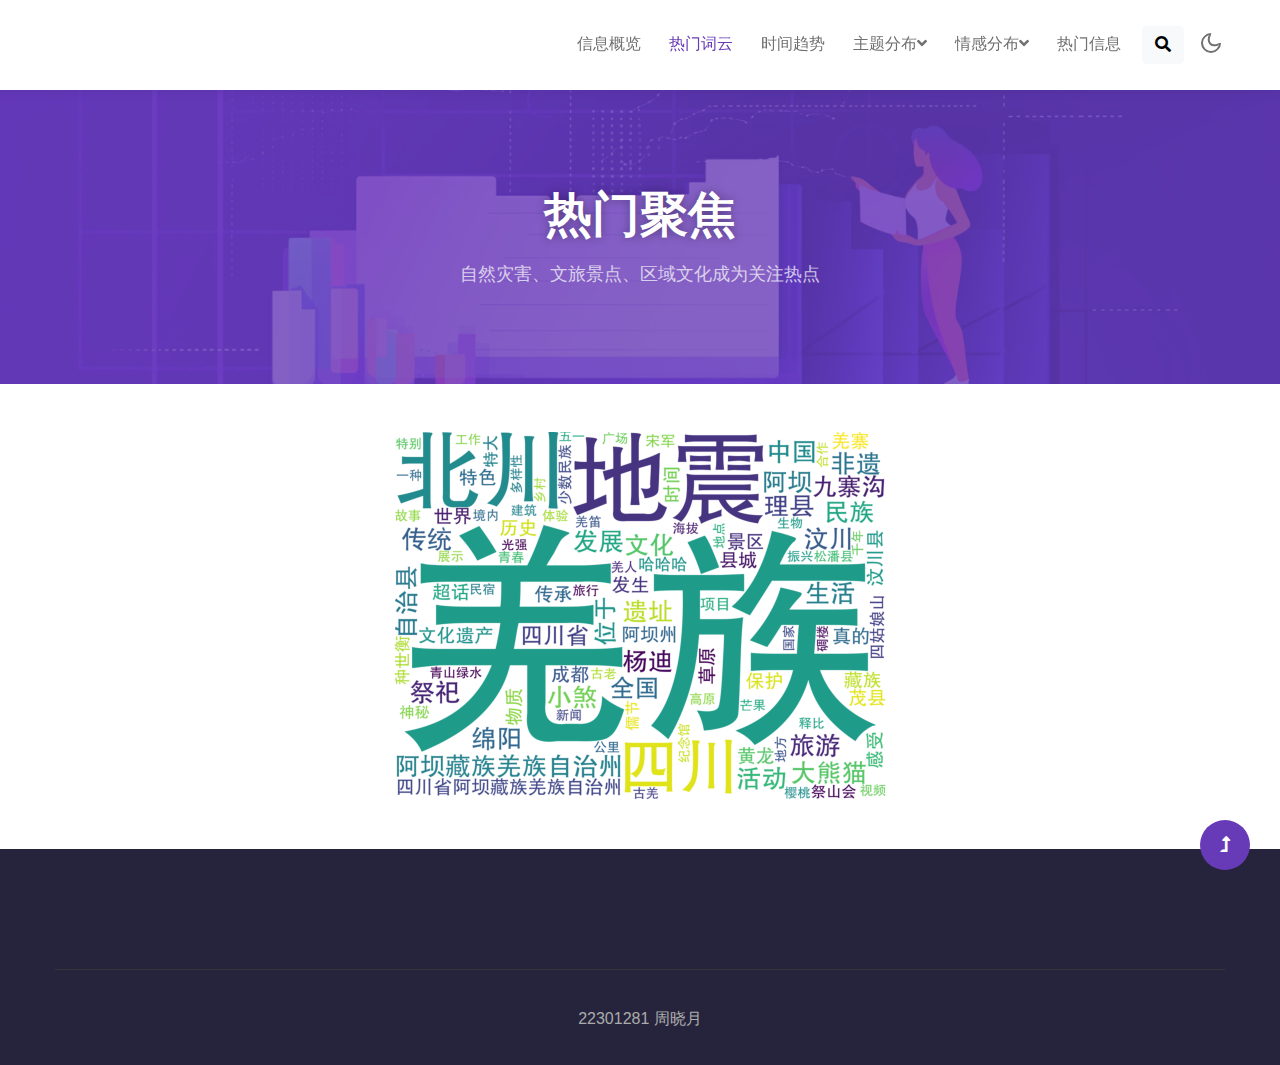
<file: wordcloud.html>
<!doctype html>
<html lang="en">
 <head>
  <!-- Required meta tags -->
  <meta charset="utf-8">
  <meta name="viewport" content="width=device-width, initial-scale=1, shrink-to-fit=no">
  <title>Intelligence - Corporate Category Bootstrap Responsive Website Template - Home</title>
  <!-- google-fonts -->
  <link href="css/css2" rel="stylesheet">
  <link href="css/null_9f7cf1527e734834b5d602cb0bc03151.css2" rel="stylesheet">
  <!-- //google-fonts -->
  <!-- Template CSS Style link -->
  <link rel="stylesheet" href="css/style-liberty.css">
 </head>
 <body>
  <!--header-->
  <header id="site-header" class="fixed-top">
   <div class="container">
    <nav class="navbar navbar-expand-lg stroke">
     <h1> <a class="navbar-brand" href="index.html"> </a> </h1>
     <!-- if logo is image enable this
            <a class="navbar-brand" href="#index.html">
                <img src="image-path" alt="Your logo" title="Your logo" style="height:35px;" />
            </a> -->
     <button class="navbar-toggler  collapsed bg-gradient" type="button" data-bs-toggle="collapse" data-bs-target="#navbarTogglerDemo02" aria-controls="navbarTogglerDemo02" aria-expanded="false" aria-label="Toggle navigation"> <span class="navbar-toggler-icon fa icon-expand fa-bars"></span> <span class="navbar-toggler-icon fa icon-close fa-times"></span> </button>
     <div class="collapse navbar-collapse" id="navbarTogglerDemo02">
      <ul class="navbar-nav ms-lg-auto">
       <li class="nav-item "> <a class="nav-link" href="index.html">信息概览 <span class="sr-only">(current)</span></a> </li>
       <li class="nav-item active"> <a class="nav-link" href="wordcloud.html">热门词云</a> </li>
       <li class="nav-item"> <a class="nav-link" href="timeline.html">时间趋势</a> </li>
       <li class="nav-item"> <a class="nav-link dropdown-toggle" href="#" id="navbarDropdown" role="button" data-bs-toggle="dropdown" aria-haspopup="true" aria-expanded="false"> 主题分布<span class="fas fa-angle-down"></span> </a>
        <div class="dropdown-menu" aria-labelledby="navbarDropdown">
         <a class="dropdown-item" href="topic.html">主题分布</a>
         <a class="dropdown-item" href="hottopic.html">主题与热度</a>
         <a class="dropdown-item" href="network.html">共现网络</a>
        </div> </li>
       <li class="nav-item"> <a class="nav-link dropdown-toggle" href="#" id="navbarDropdown" role="button" data-bs-toggle="dropdown" aria-haspopup="true" aria-expanded="false"> 情感分布<span class="fas fa-angle-down"></span> </a>
        <div class="dropdown-menu" aria-labelledby="navbarDropdown">
         <a class="dropdown-item" href="emotion.html">情感分布</a>
         <a class="dropdown-item" href="hotemotion.html">情感与热度</a>
        </div> </li>
       <li class="nav-item"> <a class="nav-link" href="toplist.html">热门信息</a> </li>
       <!--/search-right-->
       <ul class="header-search">
        <li class="nav-item search-right"> <a href="#search" class="btn search-btn btn-light" title="search"><span class="fas fa-search" aria-hidden="true"></span></a>
         <!-- search popup -->
         <div id="search" class="pop-overlay">
          <div class="popup">
           <h3 class="title-w3l two mb-4 text-left">Search Here</h3>
           <form action="#" method="GET" class="search-box d-sm-flex position-relative">
            <input type="search" placeholder="Enter Keyword here" name="search" required autofocus>
            <button type="submit" class="btn btn-style btn-primary"> Search</button>
           </form>
          </div>
          <a class="close" href="#close">×</a>
         </div>
         <!-- /search popup --> </li>
       </ul>
       <!--//search-right-->
      </ul>
     </div>
     <!-- search button -->
     <!-- //search button -->
     <!-- toggle switch for light and dark theme -->
     <div class="cont-ser-position">
      <nav class="navigation">
       <div class="theme-switch-wrapper">
        <label class="theme-switch" for="checkbox"> <input type="checkbox" id="checkbox">
         <div class="mode-container">
          <i class="gg-sun"></i>
          <i class="gg-moon"></i>
         </div> </label>
       </div>
      </nav>
     </div>
     <!-- //toggle switch for light and dark theme -->
    </nav>
   </div>
  </header>
  <section class="w3l-about-breadcrumb text-center">
   <div class="breadcrumb-bg breadcrumb-bg-about py-5">
    <div class="container py-lg-5 py-md-4">
     <div class="banner-info-grid px-md-5">
      <h2 class="w3l-title-breadcrumb mb-3">热门聚焦</h2>
      <p class="inner-page-para px-lg-5"> 自然灾害、文旅景点、区域文化成为关注热点</p>
     </div>
    </div>
   </div>
  </section>
  <!-- //Services banner -->
  <!-- Why Choose Us Section-->
  <section class="w3l-whychooseus py-5" id="about1">
   <div style="text-align: center">
    <img src="images/wordcloud.png">
   </div>
  </section>
  <footer class="w3l-footer-29-main">
   <div class="footer-29 pt-5 pb-4">
    <div class="container pt-md-4">
     <!-- copyright -->
     <p class="copy-footer-29 text-center mt-5 pb-2">22301281 周晓月</p>
     <!-- //copyright -->
    </div>
   </div>
  </footer>
  <!-- //footer block -->
  <!-- Js scripts -->
  <!-- move top -->
  <button onclick="topFunction()" id="movetop" title="Go to top"> <span class="fas fa-level-up-alt" aria-hidden="true"></span> </button>
  <script>
    // When the user scrolls down 20px from the top of the document, show the button
    window.onscroll = function () {
        scrollFunction()
    };

    function scrollFunction() {
        if (document.body.scrollTop > 20 || document.documentElement.scrollTop > 20) {
            document.getElementById("movetop").style.display = "block";
        } else {
            document.getElementById("movetop").style.display = "none";
        }
    }

    // When the user clicks on the button, scroll to the top of the document
    function topFunction() {
        document.body.scrollTop = 0;
        document.documentElement.scrollTop = 0;
    }
</script>
  <!-- //move top -->
  <!-- common jquery.js plugin -->
  <script src="js/jquery-3.3.1.min.js"></script>
  <!-- //common jquery.js plugin -->
  <!-- theme switch js (light and dark)-->
  <script src="js/theme-change.js"></script>
  <!-- //theme switch js (light and dark)-->
  <!--/stats-number-counter-->
  <script src="js/jquery.waypoints.min.js"></script>
  <script src="js/jquery.countup.js"></script>
  <script>
    $('.counter').countUp();

</script>
  <!--//stats-number-counter-->
  <!--/owlcarousel-->
  <script src="js/owl.carousel.js"></script>
  <!-- //tesimonials-->
  <script>
    $(document).ready(function() {
        $("#owl-demo1").owlCarousel({
            loop: true,
            nav: false,
            responsiveClass: true,
            responsive: {
                0: {
                    items: 1,
                    nav: false
                },
                736: {
                    items: 1,
                    nav: false
                }
            }
        })
    })

</script>
  <!-- //tesimonials-->
  <!-- MENU-JS -->
  <script>
    $(window).on("scroll", function () {
        var scroll = $(window).scrollTop();

        if (scroll >= 80) {
            $("#site-header").addClass("nav-fixed");
        } else {
            $("#site-header").removeClass("nav-fixed");
        }
    });

    //Main navigation Active Class Add Remove
    $(".navbar-toggler").on("click", function () {
        $("header").toggleClass("active");
    });
    $(document).on("ready", function () {
        if ($(window).width() > 991) {
            $("header").removeClass("active");
        }
        $(window).on("resize", function () {
            if ($(window).width() > 991) {
                $("header").removeClass("active");
            }
        });
    });
</script>
  <!-- //MENU-JS -->
  <!-- disable body scroll which navbar is in active -->
  <script>
    $(function () {
        $('.navbar-toggler').click(function () {
            $('body').toggleClass('noscroll');
        })
    });
</script>
  <!-- //disable body scroll which navbar is in active -->
  <!--bootstrap-->
  <script src="js/bootstrap.min.js"></script>
  <!-- //bootstrap-->
  <!-- //Js scripts -->
 </body>
</html>
</file>
<file: css/style-liberty.css>
@charset "UTF-8";/*--Author: W3layoutsAuthor URL: http://w3layouts.com--*//*! * Bootstrap v5.0.1 (https://getbootstrap.com/) * Copyright 2011-2021 The Bootstrap Authors * Copyright 2011-2021 Twitter, Inc. * Licensed under MIT (https://github.com/twbs/bootstrap/blob/main/LICENSE) */:root {  --bs-blue: #0d6efd;  --bs-indigo: #6610f2;  --bs-purple: #6f42c1 --bs-pink: #d63384;  --bs-red: #dc3545;  --bs-orange: #fd7e14;  --bs-yellow: #ffc107;  --bs-green: #198754;  --bs-teal: #20c997;  --bs-cyan: #0dcaf0;  --bs-white: #fff;  --bs-gray: #6c757d;  --bs-gray-dark: #343a40;  --bs-primary: #0d6efd;  --bs-secondary: #6c757d;  --bs-success: #198754;  --bs-info: #0dcaf0;  --bs-warning: #ffc107;  --bs-danger: #dc3545;  --bs-light: #f8f9fa;  --bs-dark: #212529;  --bs-font-sans-serif: system-ui, -apple-system, "Segoe UI", Roboto, "Helvetica Neue", Arial, "Noto Sans", "Liberation Sans", sans-serif, "Apple Color Emoji", "Segoe UI Emoji", "Segoe UI Symbol", "Noto Color Emoji";  --bs-font-monospace: SFMono-Regular, Menlo, Monaco, Consolas, "Liberation Mono", "Courier New", monospace;  --bs-gradient: linear-gradient(180deg, rgba(255, 255, 255, 0.15), rgba(255, 255, 255, 0))}*,::after,::before {  box-sizing: border-box}@media (prefers-reduced-motion:no-preference) {  :root {    scroll-behavior: smooth  }}body {  margin: 0;  font-family: 'Montserrat', sans-serif;  font-size: 1rem;  font-weight: 400;  line-height: 1.5;  color: #212529;  background-color: #fff;  -webkit-text-size-adjust: 100%;  -webkit-tap-highlight-color: transparent}hr {  margin: 1rem 0;  color: inherit;  background-color: currentColor;  border: 0;  opacity: .25}hr:not([size]) {  height: 1px}.h1,.h2,.h3,.h4,.h5,.h6,h1,h2,h3,h4,h5,h6 {  margin-top: 0;  margin-bottom: .5rem;  font-weight: 700;  line-height: 1.2}.h1,h1 {  font-size: calc(1.375rem + 1.5vw)}@media (min-width:1200px) {  .h1,  h1 {    font-size: 2.5rem  }}.h2,h2 {  font-size: calc(1.325rem + .9vw)}@media (min-width:1200px) {  .h2,  h2 {    font-size: 2rem  }}.h3,h3 {  font-size: calc(1.3rem + .6vw)}@media (min-width:1200px) {  .h3,  h3 {    font-size: 1.75rem  }}.h4,h4 {  font-size: calc(1.275rem + .3vw)}@media (min-width:1200px) {  .h4,  h4 {    font-size: 1.5rem  }}.h5,h5 {  font-size: 1.25rem}.h6,h6 {  font-size: 1rem}p {  margin-top: 0;  margin-bottom: 1rem}abbr[data-bs-original-title],abbr[title] {  -webkit-text-decoration: underline dotted;  text-decoration: underline dotted;  cursor: help;  -webkit-text-decoration-skip-ink: none;  text-decoration-skip-ink: none}address {  margin-bottom: 1rem;  font-style: normal;  line-height: inherit}ol,ul {  padding-left: 2rem}dl,ol,ul {  margin-top: 0;  margin-bottom: 1rem}ol ol,ol ul,ul ol,ul ul {  margin-bottom: 0}dt {  font-weight: 700}dd {  margin-bottom: .5rem;  margin-left: 0}blockquote {  margin: 0 0 1rem}b,strong {  font-weight: bolder}.small,small {  font-size: .875em}.mark,mark {  padding: .2em;  background-color: #fcf8e3}sub,sup {  position: relative;  font-size: .75em;  line-height: 0;  vertical-align: baseline}sub {  bottom: -.25em}sup {  top: -.5em}a {  color: var(--primary-color);  text-decoration: underline;}a:hover {  color: var(--primary-color);}a:not([href]):not([class]),a:not([href]):not([class]):hover {  color: inherit;  text-decoration: none}code,kbd,pre,samp {  font-family: 'Sarabun', sans-serif;  font-size: 1em;  direction: ltr;  unicode-bidi: bidi-override}pre {  display: block;  margin-top: 0;  margin-bottom: 1rem;  overflow: auto;  font-size: .875em}pre code {  font-size: inherit;  color: inherit;  word-break: normal}code {  font-size: .875em;  color: #d63384;  word-wrap: break-word}a>code {  color: inherit}kbd {  padding: .2rem .4rem;  font-size: .875em;  color: #fff;  background-color: #212529;  border-radius: .2rem}kbd kbd {  padding: 0;  font-size: 1em;  font-weight: 700}figure {  margin: 0 0 1rem}img,svg {  vertical-align: middle}table {  caption-side: bottom;  border-collapse: collapse}caption {  padding-top: .5rem;  padding-bottom: .5rem;  color: #6c757d;  text-align: left}th {  text-align: inherit;  text-align: -webkit-match-parent}tbody,td,tfoot,th,thead,tr {  border-color: inherit;  border-style: solid;  border-width: 0}label {  display: inline-block}button {  border-radius: 0}button:focus:not(:focus-visible) {  outline: 0}button,input,optgroup,select,textarea {  margin: 0;  font-family: 'Montserrat', sans-serif;  font-size: inherit;  line-height: inherit}button,select {  text-transform: none}[role=button] {  cursor: pointer}select {  word-wrap: normal}select:disabled {  opacity: 1}[list]::-webkit-calendar-picker-indicator {  display: none}[type=button],[type=reset],[type=submit],button {  -webkit-appearance: button}[type=button]:not(:disabled),[type=reset]:not(:disabled),[type=submit]:not(:disabled),button:not(:disabled) {  cursor: pointer}::-moz-focus-inner {  padding: 0;  border-style: none}textarea {  resize: vertical}fieldset {  min-width: 0;  padding: 0;  margin: 0;  border: 0}legend {  float: left;  width: 100%;  padding: 0;  margin-bottom: .5rem;  font-size: calc(1.275rem + .3vw);  line-height: inherit}@media (min-width:1200px) {  legend {    font-size: 1.5rem  }}legend+* {  clear: left}::-webkit-datetime-edit-day-field,::-webkit-datetime-edit-fields-wrapper,::-webkit-datetime-edit-hour-field,::-webkit-datetime-edit-minute,::-webkit-datetime-edit-month-field,::-webkit-datetime-edit-text,::-webkit-datetime-edit-year-field {  padding: 0}::-webkit-inner-spin-button {  height: auto}[type=search] {  outline-offset: -2px;  -webkit-appearance: textfield}::-webkit-search-decoration {  -webkit-appearance: none}::-webkit-color-swatch-wrapper {  padding: 0}::file-selector-button {  font: inherit}::-webkit-file-upload-button {  font: inherit;  -webkit-appearance: button}output {  display: inline-block}iframe {  border: 0}summary {  display: list-item;  cursor: pointer}progress {  vertical-align: baseline}[hidden] {  display: none !important}.lead {  font-size: 1.25rem;  font-weight: 300}.display-1 {  font-size: calc(1.625rem + 4.5vw);  font-weight: 300;  line-height: 1.2}@media (min-width:1200px) {  .display-1 {    font-size: 5rem  }}.display-2 {  font-size: calc(1.575rem + 3.9vw);  font-weight: 300;  line-height: 1.2}@media (min-width:1200px) {  .display-2 {    font-size: 4.5rem  }}.display-3 {  font-size: calc(1.525rem + 3.3vw);  font-weight: 300;  line-height: 1.2}@media (min-width:1200px) {  .display-3 {    font-size: 4rem  }}.display-4 {  font-size: calc(1.475rem + 2.7vw);  font-weight: 300;  line-height: 1.2}@media (min-width:1200px) {  .display-4 {    font-size: 3.5rem  }}.display-5 {  font-size: calc(1.425rem + 2.1vw);  font-weight: 300;  line-height: 1.2}@media (min-width:1200px) {  .display-5 {    font-size: 3rem  }}.display-6 {  font-size: calc(1.375rem + 1.5vw);  font-weight: 300;  line-height: 1.2}@media (min-width:1200px) {  .display-6 {    font-size: 2.5rem  }}.list-unstyled {  padding-left: 0;  list-style: none}.list-inline {  padding-left: 0;  list-style: none}.list-inline-item {  display: inline-block}.list-inline-item:not(:last-child) {  margin-right: .5rem}.initialism {  font-size: .875em;  text-transform: uppercase}.blockquote {  margin-bottom: 1rem;  font-size: 1.25rem}.blockquote> :last-child {  margin-bottom: 0}.blockquote-footer {  margin-top: -1rem;  margin-bottom: 1rem;  font-size: .875em;  color: #6c757d}.blockquote-footer::before {  content: "— "}.img-fluid {  max-width: 100%;  height: auto}.img-thumbnail {  padding: .25rem;  background-color: #fff;  border: 1px solid #dee2e6;  border-radius: .25rem;  max-width: 100%;  height: auto}.figure {  display: inline-block}.figure-img {  margin-bottom: .5rem;  line-height: 1}.figure-caption {  font-size: .875em;  color: #6c757d}.container,.container-fluid,.container-lg,.container-md,.container-sm,.container-xl,.container-xxl {  width: 100%;  padding-right: var(--bs-gutter-x, .75rem);  padding-left: var(--bs-gutter-x, .75rem);  margin-right: auto;  margin-left: auto}@media (min-width:576px) {  .container,  .container-sm {    max-width: 540px  }}@media (min-width:768px) {  .container,  .container-md,  .container-sm {    max-width: 720px  }}@media (min-width:992px) {  .container,  .container-lg,  .container-md,  .container-sm {    max-width: 960px  }}@media (min-width:1200px) {  .container,  .container-lg,  .container-md,  .container-sm,  .container-xl {    max-width: 1140px  }}@media (min-width:1400px) {  .container,  .container-lg,  .container-md,  .container-sm,  .container-xl,  .container-xxl {    max-width: 1320px  }}.row {  --bs-gutter-x: 1.5rem;  --bs-gutter-y: 0;  display: flex;  flex-wrap: wrap;  margin-top: calc(var(--bs-gutter-y) * -1);  margin-right: calc(var(--bs-gutter-x)/ -2);  margin-left: calc(var(--bs-gutter-x)/ -2)}.row>* {  flex-shrink: 0;  width: 100%;  max-width: 100%;  padding-right: calc(var(--bs-gutter-x)/ 2);  padding-left: calc(var(--bs-gutter-x)/ 2);  margin-top: var(--bs-gutter-y)}.col {  flex: 1 0 0%}.row-cols-auto>* {  flex: 0 0 auto;  width: auto}.row-cols-1>* {  flex: 0 0 auto;  width: 100%}.row-cols-2>* {  flex: 0 0 auto;  width: 50%}.row-cols-3>* {  flex: 0 0 auto;  width: 33.3333333333%}.row-cols-4>* {  flex: 0 0 auto;  width: 25%}.row-cols-5>* {  flex: 0 0 auto;  width: 20%}.row-cols-6>* {  flex: 0 0 auto;  width: 16.6666666667%}.col-auto {  flex: 0 0 auto;  width: auto}.col-1 {  flex: 0 0 auto;  width: 8.3333333333%}.col-2 {  flex: 0 0 auto;  width: 16.6666666667%}.col-3 {  flex: 0 0 auto;  width: 25%}.col-4 {  flex: 0 0 auto;  width: 33.3333333333%}.col-5 {  flex: 0 0 auto;  width: 41.6666666667%}.col-6 {  flex: 0 0 auto;  width: 50%}.col-7 {  flex: 0 0 auto;  width: 58.3333333333%}.col-8 {  flex: 0 0 auto;  width: 66.6666666667%}.col-9 {  flex: 0 0 auto;  width: 75%}.col-10 {  flex: 0 0 auto;  width: 83.3333333333%}.col-11 {  flex: 0 0 auto;  width: 91.6666666667%}.col-12 {  flex: 0 0 auto;  width: 100%}.offset-1 {  margin-left: 8.3333333333%}.offset-2 {  margin-left: 16.6666666667%}.offset-3 {  margin-left: 25%}.offset-4 {  margin-left: 33.3333333333%}.offset-5 {  margin-left: 41.6666666667%}.offset-6 {  margin-left: 50%}.offset-7 {  margin-left: 58.3333333333%}.offset-8 {  margin-left: 66.6666666667%}.offset-9 {  margin-left: 75%}.offset-10 {  margin-left: 83.3333333333%}.offset-11 {  margin-left: 91.6666666667%}.g-0,.gx-0 {  --bs-gutter-x: 0}.g-0,.gy-0 {  --bs-gutter-y: 0}.g-1,.gx-1 {  --bs-gutter-x: 0.25rem}.g-1,.gy-1 {  --bs-gutter-y: 0.25rem}.g-2,.gx-2 {  --bs-gutter-x: 0.5rem}.g-2,.gy-2 {  --bs-gutter-y: 0.5rem}.g-3,.gx-3 {  --bs-gutter-x: 1rem}.g-3,.gy-3 {  --bs-gutter-y: 1rem}.g-4,.gx-4 {  --bs-gutter-x: 1.5rem}.g-4,.gy-4 {  --bs-gutter-y: 1.5rem}.g-5,.gx-5 {  --bs-gutter-x: 3rem}.g-5,.gy-5 {  --bs-gutter-y: 3rem}@media (min-width:576px) {  .col-sm {    flex: 1 0 0%  }  .row-cols-sm-auto>* {    flex: 0 0 auto;    width: auto  }  .row-cols-sm-1>* {    flex: 0 0 auto;    width: 100%  }  .row-cols-sm-2>* {    flex: 0 0 auto;    width: 50%  }  .row-cols-sm-3>* {    flex: 0 0 auto;    width: 33.3333333333%  }  .row-cols-sm-4>* {    flex: 0 0 auto;    width: 25%  }  .row-cols-sm-5>* {    flex: 0 0 auto;    width: 20%  }  .row-cols-sm-6>* {    flex: 0 0 auto;    width: 16.6666666667%  }  .col-sm-auto {    flex: 0 0 auto;    width: auto  }  .col-sm-1 {    flex: 0 0 auto;    width: 8.3333333333%  }  .col-sm-2 {    flex: 0 0 auto;    width: 16.6666666667%  }  .col-sm-3 {    flex: 0 0 auto;    width: 25%  }  .col-sm-4 {    flex: 0 0 auto;    width: 33.3333333333%  }  .col-sm-5 {    flex: 0 0 auto;    width: 41.6666666667%  }  .col-sm-6 {    flex: 0 0 auto;    width: 50%  }  .col-sm-7 {    flex: 0 0 auto;    width: 58.3333333333%  }  .col-sm-8 {    flex: 0 0 auto;    width: 66.6666666667%  }  .col-sm-9 {    flex: 0 0 auto;    width: 75%  }  .col-sm-10 {    flex: 0 0 auto;    width: 83.3333333333%  }  .col-sm-11 {    flex: 0 0 auto;    width: 91.6666666667%  }  .col-sm-12 {    flex: 0 0 auto;    width: 100%  }  .offset-sm-0 {    margin-left: 0  }  .offset-sm-1 {    margin-left: 8.3333333333%  }  .offset-sm-2 {    margin-left: 16.6666666667%  }  .offset-sm-3 {    margin-left: 25%  }  .offset-sm-4 {    margin-left: 33.3333333333%  }  .offset-sm-5 {    margin-left: 41.6666666667%  }  .offset-sm-6 {    margin-left: 50%  }  .offset-sm-7 {    margin-left: 58.3333333333%  }  .offset-sm-8 {    margin-left: 66.6666666667%  }  .offset-sm-9 {    margin-left: 75%  }  .offset-sm-10 {    margin-left: 83.3333333333%  }  .offset-sm-11 {    margin-left: 91.6666666667%  }  .g-sm-0,  .gx-sm-0 {    --bs-gutter-x: 0  }  .g-sm-0,  .gy-sm-0 {    --bs-gutter-y: 0  }  .g-sm-1,  .gx-sm-1 {    --bs-gutter-x: 0.25rem  }  .g-sm-1,  .gy-sm-1 {    --bs-gutter-y: 0.25rem  }  .g-sm-2,  .gx-sm-2 {    --bs-gutter-x: 0.5rem  }  .g-sm-2,  .gy-sm-2 {    --bs-gutter-y: 0.5rem  }  .g-sm-3,  .gx-sm-3 {    --bs-gutter-x: 1rem  }  .g-sm-3,  .gy-sm-3 {    --bs-gutter-y: 1rem  }  .g-sm-4,  .gx-sm-4 {    --bs-gutter-x: 1.5rem  }  .g-sm-4,  .gy-sm-4 {    --bs-gutter-y: 1.5rem  }  .g-sm-5,  .gx-sm-5 {    --bs-gutter-x: 3rem  }  .g-sm-5,  .gy-sm-5 {    --bs-gutter-y: 3rem  }}@media (min-width:768px) {  .col-md {    flex: 1 0 0%  }  .row-cols-md-auto>* {    flex: 0 0 auto;    width: auto  }  .row-cols-md-1>* {    flex: 0 0 auto;    width: 100%  }  .row-cols-md-2>* {    flex: 0 0 auto;    width: 50%  }  .row-cols-md-3>* {    flex: 0 0 auto;    width: 33.3333333333%  }  .row-cols-md-4>* {    flex: 0 0 auto;    width: 25%  }  .row-cols-md-5>* {    flex: 0 0 auto;    width: 20%  }  .row-cols-md-6>* {    flex: 0 0 auto;    width: 16.6666666667%  }  .col-md-auto {    flex: 0 0 auto;    width: auto  }  .col-md-1 {    flex: 0 0 auto;    width: 8.3333333333%  }  .col-md-2 {    flex: 0 0 auto;    width: 16.6666666667%  }  .col-md-3 {    flex: 0 0 auto;    width: 25%  }  .col-md-4 {    flex: 0 0 auto;    width: 33.3333333333%  }  .col-md-5 {    flex: 0 0 auto;    width: 41.6666666667%  }  .col-md-6 {    flex: 0 0 auto;    width: 50%  }  .col-md-7 {    flex: 0 0 auto;    width: 58.3333333333%  }  .col-md-8 {    flex: 0 0 auto;    width: 66.6666666667%  }  .col-md-9 {    flex: 0 0 auto;    width: 75%  }  .col-md-10 {    flex: 0 0 auto;    width: 83.3333333333%  }  .col-md-11 {    flex: 0 0 auto;    width: 91.6666666667%  }  .col-md-12 {    flex: 0 0 auto;    width: 100%  }  .offset-md-0 {    margin-left: 0  }  .offset-md-1 {    margin-left: 8.3333333333%  }  .offset-md-2 {    margin-left: 16.6666666667%  }  .offset-md-3 {    margin-left: 25%  }  .offset-md-4 {    margin-left: 33.3333333333%  }  .offset-md-5 {    margin-left: 41.6666666667%  }  .offset-md-6 {    margin-left: 50%  }  .offset-md-7 {    margin-left: 58.3333333333%  }  .offset-md-8 {    margin-left: 66.6666666667%  }  .offset-md-9 {    margin-left: 75%  }  .offset-md-10 {    margin-left: 83.3333333333%  }  .offset-md-11 {    margin-left: 91.6666666667%  }  .g-md-0,  .gx-md-0 {    --bs-gutter-x: 0  }  .g-md-0,  .gy-md-0 {    --bs-gutter-y: 0  }  .g-md-1,  .gx-md-1 {    --bs-gutter-x: 0.25rem  }  .g-md-1,  .gy-md-1 {    --bs-gutter-y: 0.25rem  }  .g-md-2,  .gx-md-2 {    --bs-gutter-x: 0.5rem  }  .g-md-2,  .gy-md-2 {    --bs-gutter-y: 0.5rem  }  .g-md-3,  .gx-md-3 {    --bs-gutter-x: 1rem  }  .g-md-3,  .gy-md-3 {    --bs-gutter-y: 1rem  }  .g-md-4,  .gx-md-4 {    --bs-gutter-x: 1.5rem  }  .g-md-4,  .gy-md-4 {    --bs-gutter-y: 1.5rem  }  .g-md-5,  .gx-md-5 {    --bs-gutter-x: 3rem  }  .g-md-5,  .gy-md-5 {    --bs-gutter-y: 3rem  }}@media (min-width:992px) {  .col-lg {    flex: 1 0 0%  }  .row-cols-lg-auto>* {    flex: 0 0 auto;    width: auto  }  .row-cols-lg-1>* {    flex: 0 0 auto;    width: 100%  }  .row-cols-lg-2>* {    flex: 0 0 auto;    width: 50%  }  .row-cols-lg-3>* {    flex: 0 0 auto;    width: 33.3333333333%  }  .row-cols-lg-4>* {    flex: 0 0 auto;    width: 25%  }  .row-cols-lg-5>* {    flex: 0 0 auto;    width: 20%  }  .row-cols-lg-6>* {    flex: 0 0 auto;    width: 16.6666666667%  }  .col-lg-auto {    flex: 0 0 auto;    width: auto  }  .col-lg-1 {    flex: 0 0 auto;    width: 8.3333333333%  }  .col-lg-2 {    flex: 0 0 auto;    width: 16.6666666667%  }  .col-lg-3 {    flex: 0 0 auto;    width: 25%  }  .col-lg-4 {    flex: 0 0 auto;    width: 33.3333333333%  }  .col-lg-5 {    flex: 0 0 auto;    width: 41.6666666667%  }  .col-lg-6 {    flex: 0 0 auto;    width: 50%  }  .col-lg-7 {    flex: 0 0 auto;    width: 58.3333333333%  }  .col-lg-8 {    flex: 0 0 auto;    width: 66.6666666667%  }  .col-lg-9 {    flex: 0 0 auto;    width: 75%  }  .col-lg-10 {    flex: 0 0 auto;    width: 83.3333333333%  }  .col-lg-11 {    flex: 0 0 auto;    width: 91.6666666667%  }  .col-lg-12 {    flex: 0 0 auto;    width: 100%  }  .offset-lg-0 {    margin-left: 0  }  .offset-lg-1 {    margin-left: 8.3333333333%  }  .offset-lg-2 {    margin-left: 16.6666666667%  }  .offset-lg-3 {    margin-left: 25%  }  .offset-lg-4 {    margin-left: 33.3333333333%  }  .offset-lg-5 {    margin-left: 41.6666666667%  }  .offset-lg-6 {    margin-left: 50%  }  .offset-lg-7 {    margin-left: 58.3333333333%  }  .offset-lg-8 {    margin-left: 66.6666666667%  }  .offset-lg-9 {    margin-left: 75%  }  .offset-lg-10 {    margin-left: 83.3333333333%  }  .offset-lg-11 {    margin-left: 91.6666666667%  }  .g-lg-0,  .gx-lg-0 {    --bs-gutter-x: 0  }  .g-lg-0,  .gy-lg-0 {    --bs-gutter-y: 0  }  .g-lg-1,  .gx-lg-1 {    --bs-gutter-x: 0.25rem  }  .g-lg-1,  .gy-lg-1 {    --bs-gutter-y: 0.25rem  }  .g-lg-2,  .gx-lg-2 {    --bs-gutter-x: 0.5rem  }  .g-lg-2,  .gy-lg-2 {    --bs-gutter-y: 0.5rem  }  .g-lg-3,  .gx-lg-3 {    --bs-gutter-x: 1rem  }  .g-lg-3,  .gy-lg-3 {    --bs-gutter-y: 1rem  }  .g-lg-4,  .gx-lg-4 {    --bs-gutter-x: 1.5rem  }  .g-lg-4,  .gy-lg-4 {    --bs-gutter-y: 1.5rem  }  .g-lg-5,  .gx-lg-5 {    --bs-gutter-x: 3rem  }  .g-lg-5,  .gy-lg-5 {    --bs-gutter-y: 3rem  }}@media (min-width:1200px) {  .col-xl {    flex: 1 0 0%  }  .row-cols-xl-auto>* {    flex: 0 0 auto;    width: auto  }  .row-cols-xl-1>* {    flex: 0 0 auto;    width: 100%  }  .row-cols-xl-2>* {    flex: 0 0 auto;    width: 50%  }  .row-cols-xl-3>* {    flex: 0 0 auto;    width: 33.3333333333%  }  .row-cols-xl-4>* {    flex: 0 0 auto;    width: 25%  }  .row-cols-xl-5>* {    flex: 0 0 auto;    width: 20%  }  .row-cols-xl-6>* {    flex: 0 0 auto;    width: 16.6666666667%  }  .col-xl-auto {    flex: 0 0 auto;    width: auto  }  .col-xl-1 {    flex: 0 0 auto;    width: 8.3333333333%  }  .col-xl-2 {    flex: 0 0 auto;    width: 16.6666666667%  }  .col-xl-3 {    flex: 0 0 auto;    width: 25%  }  .col-xl-4 {    flex: 0 0 auto;    width: 33.3333333333%  }  .col-xl-5 {    flex: 0 0 auto;    width: 41.6666666667%  }  .col-xl-6 {    flex: 0 0 auto;    width: 50%  }  .col-xl-7 {    flex: 0 0 auto;    width: 58.3333333333%  }  .col-xl-8 {    flex: 0 0 auto;    width: 66.6666666667%  }  .col-xl-9 {    flex: 0 0 auto;    width: 75%  }  .col-xl-10 {    flex: 0 0 auto;    width: 83.3333333333%  }  .col-xl-11 {    flex: 0 0 auto;    width: 91.6666666667%  }  .col-xl-12 {    flex: 0 0 auto;    width: 100%  }  .offset-xl-0 {    margin-left: 0  }  .offset-xl-1 {    margin-left: 8.3333333333%  }  .offset-xl-2 {    margin-left: 16.6666666667%  }  .offset-xl-3 {    margin-left: 25%  }  .offset-xl-4 {    margin-left: 33.3333333333%  }  .offset-xl-5 {    margin-left: 41.6666666667%  }  .offset-xl-6 {    margin-left: 50%  }  .offset-xl-7 {    margin-left: 58.3333333333%  }  .offset-xl-8 {    margin-left: 66.6666666667%  }  .offset-xl-9 {    margin-left: 75%  }  .offset-xl-10 {    margin-left: 83.3333333333%  }  .offset-xl-11 {    margin-left: 91.6666666667%  }  .g-xl-0,  .gx-xl-0 {    --bs-gutter-x: 0  }  .g-xl-0,  .gy-xl-0 {    --bs-gutter-y: 0  }  .g-xl-1,  .gx-xl-1 {    --bs-gutter-x: 0.25rem  }  .g-xl-1,  .gy-xl-1 {    --bs-gutter-y: 0.25rem  }  .g-xl-2,  .gx-xl-2 {    --bs-gutter-x: 0.5rem  }  .g-xl-2,  .gy-xl-2 {    --bs-gutter-y: 0.5rem  }  .g-xl-3,  .gx-xl-3 {    --bs-gutter-x: 1rem  }  .g-xl-3,  .gy-xl-3 {    --bs-gutter-y: 1rem  }  .g-xl-4,  .gx-xl-4 {    --bs-gutter-x: 1.5rem  }  .g-xl-4,  .gy-xl-4 {    --bs-gutter-y: 1.5rem  }  .g-xl-5,  .gx-xl-5 {    --bs-gutter-x: 3rem  }  .g-xl-5,  .gy-xl-5 {    --bs-gutter-y: 3rem  }}@media (min-width:1400px) {  .col-xxl {    flex: 1 0 0%  }  .row-cols-xxl-auto>* {    flex: 0 0 auto;    width: auto  }  .row-cols-xxl-1>* {    flex: 0 0 auto;    width: 100%  }  .row-cols-xxl-2>* {    flex: 0 0 auto;    width: 50%  }  .row-cols-xxl-3>* {    flex: 0 0 auto;    width: 33.3333333333%  }  .row-cols-xxl-4>* {    flex: 0 0 auto;    width: 25%  }  .row-cols-xxl-5>* {    flex: 0 0 auto;    width: 20%  }  .row-cols-xxl-6>* {    flex: 0 0 auto;    width: 16.6666666667%  }  .col-xxl-auto {    flex: 0 0 auto;    width: auto  }  .col-xxl-1 {    flex: 0 0 auto;    width: 8.3333333333%  }  .col-xxl-2 {    flex: 0 0 auto;    width: 16.6666666667%  }  .col-xxl-3 {    flex: 0 0 auto;    width: 25%  }  .col-xxl-4 {    flex: 0 0 auto;    width: 33.3333333333%  }  .col-xxl-5 {    flex: 0 0 auto;    width: 41.6666666667%  }  .col-xxl-6 {    flex: 0 0 auto;    width: 50%  }  .col-xxl-7 {    flex: 0 0 auto;    width: 58.3333333333%  }  .col-xxl-8 {    flex: 0 0 auto;    width: 66.6666666667%  }  .col-xxl-9 {    flex: 0 0 auto;    width: 75%  }  .col-xxl-10 {    flex: 0 0 auto;    width: 83.3333333333%  }  .col-xxl-11 {    flex: 0 0 auto;    width: 91.6666666667%  }  .col-xxl-12 {    flex: 0 0 auto;    width: 100%  }  .offset-xxl-0 {    margin-left: 0  }  .offset-xxl-1 {    margin-left: 8.3333333333%  }  .offset-xxl-2 {    margin-left: 16.6666666667%  }  .offset-xxl-3 {    margin-left: 25%  }  .offset-xxl-4 {    margin-left: 33.3333333333%  }  .offset-xxl-5 {    margin-left: 41.6666666667%  }  .offset-xxl-6 {    margin-left: 50%  }  .offset-xxl-7 {    margin-left: 58.3333333333%  }  .offset-xxl-8 {    margin-left: 66.6666666667%  }  .offset-xxl-9 {    margin-left: 75%  }  .offset-xxl-10 {    margin-left: 83.3333333333%  }  .offset-xxl-11 {    margin-left: 91.6666666667%  }  .g-xxl-0,  .gx-xxl-0 {    --bs-gutter-x: 0  }  .g-xxl-0,  .gy-xxl-0 {    --bs-gutter-y: 0  }  .g-xxl-1,  .gx-xxl-1 {    --bs-gutter-x: 0.25rem  }  .g-xxl-1,  .gy-xxl-1 {    --bs-gutter-y: 0.25rem  }  .g-xxl-2,  .gx-xxl-2 {    --bs-gutter-x: 0.5rem  }  .g-xxl-2,  .gy-xxl-2 {    --bs-gutter-y: 0.5rem  }  .g-xxl-3,  .gx-xxl-3 {    --bs-gutter-x: 1rem  }  .g-xxl-3,  .gy-xxl-3 {    --bs-gutter-y: 1rem  }  .g-xxl-4,  .gx-xxl-4 {    --bs-gutter-x: 1.5rem  }  .g-xxl-4,  .gy-xxl-4 {    --bs-gutter-y: 1.5rem  }  .g-xxl-5,  .gx-xxl-5 {    --bs-gutter-x: 3rem  }  .g-xxl-5,  .gy-xxl-5 {    --bs-gutter-y: 3rem  }}.table {  --bs-table-bg: transparent;  --bs-table-accent-bg: transparent;  --bs-table-striped-color: #212529;  --bs-table-striped-bg: rgba(0, 0, 0, 0.05);  --bs-table-active-color: #212529;  --bs-table-active-bg: rgba(0, 0, 0, 0.1);  --bs-table-hover-color: #212529;  --bs-table-hover-bg: rgba(0, 0, 0, 0.075);  width: 100%;  margin-bottom: 1rem;  color: #212529;  vertical-align: top;  border-color: #dee2e6}.table> :not(caption)>*>* {  padding: .5rem .5rem;  background-color: var(--bs-table-bg);  border-bottom-width: 1px;  box-shadow: inset 0 0 0 9999px var(--bs-table-accent-bg)}.table>tbody {  vertical-align: inherit}.table>thead {  vertical-align: bottom}.table> :not(:last-child)> :last-child>* {  border-bottom-color: currentColor}.caption-top {  caption-side: top}.table-sm> :not(caption)>*>* {  padding: .25rem .25rem}.table-bordered> :not(caption)>* {  border-width: 1px 0}.table-bordered> :not(caption)>*>* {  border-width: 0 1px}.table-borderless> :not(caption)>*>* {  border-bottom-width: 0}.table-striped>tbody>tr:nth-of-type(odd) {  --bs-table-accent-bg: var(--bs-table-striped-bg);  color: var(--bs-table-striped-color)}.table-active {  --bs-table-accent-bg: var(--bs-table-active-bg);  color: var(--bs-table-active-color)}.table-hover>tbody>tr:hover {  --bs-table-accent-bg: var(--bs-table-hover-bg);  color: var(--bs-table-hover-color)}.table-primary {  --bs-table-bg: #cfe2ff;  --bs-table-striped-bg: #c5d7f2;  --bs-table-striped-color: #000;  --bs-table-active-bg: #bacbe6;  --bs-table-active-color: #000;  --bs-table-hover-bg: #bfd1ec;  --bs-table-hover-color: #000;  color: #000;  border-color: #bacbe6}.table-secondary {  --bs-table-bg: #e2e3e5;  --bs-table-striped-bg: #d7d8da;  --bs-table-striped-color: #000;  --bs-table-active-bg: #cbccce;  --bs-table-active-color: #000;  --bs-table-hover-bg: #d1d2d4;  --bs-table-hover-color: #000;  color: #000;  border-color: #cbccce}.table-success {  --bs-table-bg: #d1e7dd;  --bs-table-striped-bg: #c7dbd2;  --bs-table-striped-color: #000;  --bs-table-active-bg: #bcd0c7;  --bs-table-active-color: #000;  --bs-table-hover-bg: #c1d6cc;  --bs-table-hover-color: #000;  color: #000;  border-color: #bcd0c7}.table-info {  --bs-table-bg: #cff4fc;  --bs-table-striped-bg: #c5e8ef;  --bs-table-striped-color: #000;  --bs-table-active-bg: #badce3;  --bs-table-active-color: #000;  --bs-table-hover-bg: #bfe2e9;  --bs-table-hover-color: #000;  color: #000;  border-color: #badce3}.table-warning {  --bs-table-bg: #fff3cd;  --bs-table-striped-bg: #f2e7c3;  --bs-table-striped-color: #000;  --bs-table-active-bg: #e6dbb9;  --bs-table-active-color: #000;  --bs-table-hover-bg: #ece1be;  --bs-table-hover-color: #000;  color: #000;  border-color: #e6dbb9}.table-danger {  --bs-table-bg: #f8d7da;  --bs-table-striped-bg: #eccccf;  --bs-table-striped-color: #000;  --bs-table-active-bg: #dfc2c4;  --bs-table-active-color: #000;  --bs-table-hover-bg: #e5c7ca;  --bs-table-hover-color: #000;  color: #000;  border-color: #dfc2c4}.table-light {  --bs-table-bg: #f8f9fa;  --bs-table-striped-bg: #ecedee;  --bs-table-striped-color: #000;  --bs-table-active-bg: #dfe0e1;  --bs-table-active-color: #000;  --bs-table-hover-bg: #e5e6e7;  --bs-table-hover-color: #000;  color: #000;  border-color: #dfe0e1}.table-dark {  --bs-table-bg: #212529;  --bs-table-striped-bg: #2c3034;  --bs-table-striped-color: #fff;  --bs-table-active-bg: #373b3e;  --bs-table-active-color: #fff;  --bs-table-hover-bg: #323539;  --bs-table-hover-color: #fff;  color: #fff;  border-color: #373b3e}.table-responsive {  overflow-x: auto;  -webkit-overflow-scrolling: touch}@media (max-width:575.98px) {  .table-responsive-sm {    overflow-x: auto;    -webkit-overflow-scrolling: touch  }}@media (max-width:767.98px) {  .table-responsive-md {    overflow-x: auto;    -webkit-overflow-scrolling: touch  }}@media (max-width:991.98px) {  .table-responsive-lg {    overflow-x: auto;    -webkit-overflow-scrolling: touch  }}@media (max-width:1199.98px) {  .table-responsive-xl {    overflow-x: auto;    -webkit-overflow-scrolling: touch  }}@media (max-width:1399.98px) {  .table-responsive-xxl {    overflow-x: auto;    -webkit-overflow-scrolling: touch  }}.form-label {  margin-bottom: .5rem}.col-form-label {  padding-top: calc(.375rem + 1px);  padding-bottom: calc(.375rem + 1px);  margin-bottom: 0;  font-size: inherit;  line-height: 1.5}.col-form-label-lg {  padding-top: calc(.5rem + 1px);  padding-bottom: calc(.5rem + 1px);  font-size: 1.25rem}.col-form-label-sm {  padding-top: calc(.25rem + 1px);  padding-bottom: calc(.25rem + 1px);  font-size: .875rem}.form-text {  margin-top: .25rem;  font-size: .875em;  color: #6c757d}.form-control {  display: block;  width: 100%;  padding: .375rem .75rem;  font-size: 1rem;  font-weight: 400;  line-height: 1.5;  color: #212529;  background-color: #fff;  background-clip: padding-box;  border: 1px solid #ced4da;  -webkit-appearance: none;  -moz-appearance: none;  appearance: none;  border-radius: .25rem;  transition: border-color .15s ease-in-out, box-shadow .15s ease-in-out}@media (prefers-reduced-motion:reduce) {  .form-control {    transition: none  }}.form-control[type=file] {  overflow: hidden}.form-control[type=file]:not(:disabled):not([readonly]) {  cursor: pointer}.form-control:focus {  color: #212529;  background-color: #fff;  border: 1px solid var(--primary-color);  outline: 0;  box-shadow: none;}.form-control::-webkit-date-and-time-value {  height: 1.5em}.form-control::-moz-placeholder {  color: #6c757d;  opacity: 1}.form-control::placeholder {  color: #6c757d;  opacity: 1}.form-control:disabled,.form-control[readonly] {  background-color: #e9ecef;  opacity: 1}.form-control::file-selector-button {  padding: .375rem .75rem;  margin: -.375rem -.75rem;  -webkit-margin-end: .75rem;  margin-inline-end: .75rem;  color: #212529;  background-color: #e9ecef;  pointer-events: none;  border-color: inherit;  border-style: solid;  border-width: 0;  border-inline-end-width: 1px;  border-radius: 0;  transition: color .15s ease-in-out, background-color .15s ease-in-out, border-color .15s ease-in-out, box-shadow .15s ease-in-out}@media (prefers-reduced-motion:reduce) {  .form-control::file-selector-button {    transition: none  }}.form-control:hover:not(:disabled):not([readonly])::file-selector-button {  background-color: #dde0e3}.form-control::-webkit-file-upload-button {  padding: .375rem .75rem;  margin: -.375rem -.75rem;  -webkit-margin-end: .75rem;  margin-inline-end: .75rem;  color: #212529;  background-color: #e9ecef;  pointer-events: none;  border-color: inherit;  border-style: solid;  border-width: 0;  border-inline-end-width: 1px;  border-radius: 0;  -webkit-transition: color .15s ease-in-out, background-color .15s ease-in-out, border-color .15s ease-in-out, box-shadow .15s ease-in-out;  transition: color .15s ease-in-out, background-color .15s ease-in-out, border-color .15s ease-in-out, box-shadow .15s ease-in-out}@media (prefers-reduced-motion:reduce) {  .form-control::-webkit-file-upload-button {    -webkit-transition: none;    transition: none  }}.form-control:hover:not(:disabled):not([readonly])::-webkit-file-upload-button {  background-color: #dde0e3}.form-control-plaintext {  display: block;  width: 100%;  padding: .375rem 0;  margin-bottom: 0;  line-height: 1.5;  color: #212529;  background-color: transparent;  border: solid transparent;  border-width: 1px 0}.form-control-plaintext.form-control-lg,.form-control-plaintext.form-control-sm {  padding-right: 0;  padding-left: 0}.form-control-sm {  min-height: calc(1.5em + .5rem + 2px);  padding: .25rem .5rem;  font-size: .875rem;  border-radius: .2rem}.form-control-sm::file-selector-button {  padding: .25rem .5rem;  margin: -.25rem -.5rem;  -webkit-margin-end: .5rem;  margin-inline-end: .5rem}.form-control-sm::-webkit-file-upload-button {  padding: .25rem .5rem;  margin: -.25rem -.5rem;  -webkit-margin-end: .5rem;  margin-inline-end: .5rem}.form-control-lg {  min-height: calc(1.5em + 1rem + 2px);  padding: .5rem 1rem;  font-size: 1.25rem;  border-radius: .3rem}.form-control-lg::file-selector-button {  padding: .5rem 1rem;  margin: -.5rem -1rem;  -webkit-margin-end: 1rem;  margin-inline-end: 1rem}.form-control-lg::-webkit-file-upload-button {  padding: .5rem 1rem;  margin: -.5rem -1rem;  -webkit-margin-end: 1rem;  margin-inline-end: 1rem}textarea.form-control {  min-height: calc(1.5em + .75rem + 2px)}textarea.form-control-sm {  min-height: calc(1.5em + .5rem + 2px)}textarea.form-control-lg {  min-height: calc(1.5em + 1rem + 2px)}.form-control-color {  max-width: 3rem;  height: auto;  padding: .375rem}.form-control-color:not(:disabled):not([readonly]) {  cursor: pointer}.form-control-color::-moz-color-swatch {  height: 1.5em;  border-radius: .25rem}.form-control-color::-webkit-color-swatch {  height: 1.5em;  border-radius: .25rem}.form-select {  display: block;  width: 100%;  padding: .375rem 2.25rem .375rem .75rem;  font-size: 1rem;  font-weight: 400;  line-height: 1.5;  color: #212529;  background-color: #fff;  background-image: url("data:image/svg+xml,%3csvg xmlns='http://www.w3.org/2000/svg' viewBox='0 0 16 16'%3e%3cpath fill='none' stroke='%23343a40' stroke-linecap='round' stroke-linejoin='round' stroke-width='2' d='M2 5l6 6 6-6'/%3e%3c/svg%3e");  background-repeat: no-repeat;  background-position: right .75rem center;  background-size: 16px 12px;  border: 1px solid #ced4da;  border-radius: .25rem;  -webkit-appearance: none;  -moz-appearance: none;  appearance: none}.form-select:focus {  border-color: #86b7fe;  outline: 0;  box-shadow: 0 0 0 .25rem rgba(13, 110, 253, .25)}.form-select[multiple],.form-select[size]:not([size="1"]) {  padding-right: .75rem;  background-image: none}.form-select:disabled {  background-color: #e9ecef}.form-select:-moz-focusring {  color: transparent;  text-shadow: 0 0 0 #212529}.form-select-sm {  padding-top: .25rem;  padding-bottom: .25rem;  padding-left: .5rem;  font-size: .875rem}.form-select-lg {  padding-top: .5rem;  padding-bottom: .5rem;  padding-left: 1rem;  font-size: 1.25rem}.form-check {  display: block;  min-height: 1.5rem;  padding-left: 1.5em;  margin-bottom: .125rem}.form-check .form-check-input {  float: left;  margin-left: -1.5em}.form-check-input {  width: 1em;  height: 1em;  margin-top: .25em;  vertical-align: top;  background-color: #fff;  background-repeat: no-repeat;  background-position: center;  background-size: contain;  border: 1px solid rgba(0, 0, 0, .25);  -webkit-appearance: none;  -moz-appearance: none;  appearance: none;  -webkit-print-color-adjust: exact;  color-adjust: exact}.form-check-input[type=checkbox] {  border-radius: .25em}.form-check-input[type=radio] {  border-radius: 50%}.form-check-input:active {  filter: brightness(90%)}.form-check-input:focus {  border-color: #86b7fe;  outline: 0;  box-shadow: 0 0 0 .25rem rgba(13, 110, 253, .25)}.form-check-input:checked {  background-color: #0d6efd;  border-color: #0d6efd}.form-check-input:checked[type=checkbox] {  background-image: url("data:image/svg+xml,%3csvg xmlns='http://www.w3.org/2000/svg' viewBox='0 0 20 20'%3e%3cpath fill='none' stroke='%23fff' stroke-linecap='round' stroke-linejoin='round' stroke-width='3' d='M6 10l3 3l6-6'/%3e%3c/svg%3e")}.form-check-input:checked[type=radio] {  background-image: url("data:image/svg+xml,%3csvg xmlns='http://www.w3.org/2000/svg' viewBox='-4 -4 8 8'%3e%3ccircle r='2' fill='%23fff'/%3e%3c/svg%3e")}.form-check-input[type=checkbox]:indeterminate {  background-color: #0d6efd;  border-color: #0d6efd;  background-image: url("data:image/svg+xml,%3csvg xmlns='http://www.w3.org/2000/svg' viewBox='0 0 20 20'%3e%3cpath fill='none' stroke='%23fff' stroke-linecap='round' stroke-linejoin='round' stroke-width='3' d='M6 10h8'/%3e%3c/svg%3e")}.form-check-input:disabled {  pointer-events: none;  filter: none;  opacity: .5}.form-check-input:disabled~.form-check-label,.form-check-input[disabled]~.form-check-label {  opacity: .5}.form-switch {  padding-left: 2.5em}.form-switch .form-check-input {  width: 2em;  margin-left: -2.5em;  background-image: url("data:image/svg+xml,%3csvg xmlns='http://www.w3.org/2000/svg' viewBox='-4 -4 8 8'%3e%3ccircle r='3' fill='rgba%280, 0, 0, 0.25%29'/%3e%3c/svg%3e");  background-position: left center;  border-radius: 2em;  transition: background-position .15s ease-in-out}@media (prefers-reduced-motion:reduce) {  .form-switch .form-check-input {    transition: none  }}.form-switch .form-check-input:focus {  background-image: url("data:image/svg+xml,%3csvg xmlns='http://www.w3.org/2000/svg' viewBox='-4 -4 8 8'%3e%3ccircle r='3' fill='%2386b7fe'/%3e%3c/svg%3e")}.form-switch .form-check-input:checked {  background-position: right center;  background-image: url("data:image/svg+xml,%3csvg xmlns='http://www.w3.org/2000/svg' viewBox='-4 -4 8 8'%3e%3ccircle r='3' fill='%23fff'/%3e%3c/svg%3e")}.form-check-inline {  display: inline-block;  margin-right: 1rem}.btn-check {  position: absolute;  clip: rect(0, 0, 0, 0);  pointer-events: none}.btn-check:disabled+.btn,.btn-check[disabled]+.btn {  pointer-events: none;  filter: none;  opacity: .65}.form-range {  width: 100%;  height: 1.5rem;  padding: 0;  background-color: transparent;  -webkit-appearance: none;  -moz-appearance: none;  appearance: none}.form-range:focus {  outline: 0}.form-range:focus::-webkit-slider-thumb {  box-shadow: 0 0 0 1px #fff, 0 0 0 .25rem rgba(13, 110, 253, .25)}.form-range:focus::-moz-range-thumb {  box-shadow: 0 0 0 1px #fff, 0 0 0 .25rem rgba(13, 110, 253, .25)}.form-range::-moz-focus-outer {  border: 0}.form-range::-webkit-slider-thumb {  width: 1rem;  height: 1rem;  margin-top: -.25rem;  background-color: #0d6efd;  border: 0;  border-radius: 1rem;  -webkit-transition: background-color .15s ease-in-out, border-color .15s ease-in-out, box-shadow .15s ease-in-out;  transition: background-color .15s ease-in-out, border-color .15s ease-in-out, box-shadow .15s ease-in-out;  -webkit-appearance: none;  appearance: none}@media (prefers-reduced-motion:reduce) {  .form-range::-webkit-slider-thumb {    -webkit-transition: none;    transition: none  }}.form-range::-webkit-slider-thumb:active {  background-color: #b6d4fe}.form-range::-webkit-slider-runnable-track {  width: 100%;  height: .5rem;  color: transparent;  cursor: pointer;  background-color: #dee2e6;  border-color: transparent;  border-radius: 1rem}.form-range::-moz-range-thumb {  width: 1rem;  height: 1rem;  background-color: #0d6efd;  border: 0;  border-radius: 1rem;  -moz-transition: background-color .15s ease-in-out, border-color .15s ease-in-out, box-shadow .15s ease-in-out;  transition: background-color .15s ease-in-out, border-color .15s ease-in-out, box-shadow .15s ease-in-out;  -moz-appearance: none;  appearance: none}@media (prefers-reduced-motion:reduce) {  .form-range::-moz-range-thumb {    -moz-transition: none;    transition: none  }}.form-range::-moz-range-thumb:active {  background-color: #b6d4fe}.form-range::-moz-range-track {  width: 100%;  height: .5rem;  color: transparent;  cursor: pointer;  background-color: #dee2e6;  border-color: transparent;  border-radius: 1rem}.form-range:disabled {  pointer-events: none}.form-range:disabled::-webkit-slider-thumb {  background-color: #adb5bd}.form-range:disabled::-moz-range-thumb {  background-color: #adb5bd}.form-floating {  position: relative}.form-floating>.form-control,.form-floating>.form-select {  height: calc(3.5rem + 2px);  padding: 1rem .75rem}.form-floating>label {  position: absolute;  top: 0;  left: 0;  height: 100%;  padding: 1rem .75rem;  pointer-events: none;  border: 1px solid transparent;  transform-origin: 0 0;  transition: opacity .1s ease-in-out, transform .1s ease-in-out}@media (prefers-reduced-motion:reduce) {  .form-floating>label {    transition: none  }}.form-floating>.form-control::-moz-placeholder {  color: transparent}.form-floating>.form-control::placeholder {  color: transparent}.form-floating>.form-control:not(:-moz-placeholder-shown) {  padding-top: 1.625rem;  padding-bottom: .625rem}.form-floating>.form-control:focus,.form-floating>.form-control:not(:placeholder-shown) {  padding-top: 1.625rem;  padding-bottom: .625rem}.form-floating>.form-control:-webkit-autofill {  padding-top: 1.625rem;  padding-bottom: .625rem}.form-floating>.form-select {  padding-top: 1.625rem;  padding-bottom: .625rem}.form-floating>.form-control:not(:-moz-placeholder-shown)~label {  opacity: .65;  transform: scale(.85) translateY(-.5rem) translateX(.15rem)}.form-floating>.form-control:focus~label,.form-floating>.form-control:not(:placeholder-shown)~label,.form-floating>.form-select~label {  opacity: .65;  transform: scale(.85) translateY(-.5rem) translateX(.15rem)}.form-floating>.form-control:-webkit-autofill~label {  opacity: .65;  transform: scale(.85) translateY(-.5rem) translateX(.15rem)}.input-group {  position: relative;  display: flex;  flex-wrap: wrap;  align-items: stretch;  width: 100%}.input-group>.form-control,.input-group>.form-select {  position: relative;  flex: 1 1 auto;  width: 1%;  min-width: 0}.input-group>.form-control:focus,.input-group>.form-select:focus {  z-index: 3}.input-group .btn {  position: relative;  z-index: 2}.input-group .btn:focus {  z-index: 3}.input-group-text {  display: flex;  align-items: center;  padding: .375rem .75rem;  font-size: 1rem;  font-weight: 400;  line-height: 1.5;  color: #212529;  text-align: center;  white-space: nowrap;  background-color: #e9ecef;  border: 1px solid #ced4da;  border-radius: .25rem}.input-group-lg>.btn,.input-group-lg>.form-control,.input-group-lg>.form-select,.input-group-lg>.input-group-text {  padding: .5rem 1rem;  font-size: 1.25rem;  border-radius: .3rem}.input-group-sm>.btn,.input-group-sm>.form-control,.input-group-sm>.form-select,.input-group-sm>.input-group-text {  padding: .25rem .5rem;  font-size: .875rem;  border-radius: .2rem}.input-group-lg>.form-select,.input-group-sm>.form-select {  padding-right: 3rem}.input-group:not(.has-validation)>.dropdown-toggle:nth-last-child(n+3),.input-group:not(.has-validation)> :not(:last-child):not(.dropdown-toggle):not(.dropdown-menu) {  border-top-right-radius: 0;  border-bottom-right-radius: 0}.input-group.has-validation>.dropdown-toggle:nth-last-child(n+4),.input-group.has-validation> :nth-last-child(n+3):not(.dropdown-toggle):not(.dropdown-menu) {  border-top-right-radius: 0;  border-bottom-right-radius: 0}.input-group> :not(:first-child):not(.dropdown-menu):not(.valid-tooltip):not(.valid-feedback):not(.invalid-tooltip):not(.invalid-feedback) {  margin-left: -1px;  border-top-left-radius: 0;  border-bottom-left-radius: 0}.valid-feedback {  display: none;  width: 100%;  margin-top: .25rem;  font-size: .875em;  color: #198754}.valid-tooltip {  position: absolute;  top: 100%;  z-index: 5;  display: none;  max-width: 100%;  padding: .25rem .5rem;  margin-top: .1rem;  font-size: .875rem;  color: #fff;  background-color: rgba(25, 135, 84, .9);  border-radius: .25rem}.is-valid~.valid-feedback,.is-valid~.valid-tooltip,.was-validated :valid~.valid-feedback,.was-validated :valid~.valid-tooltip {  display: block}.form-control.is-valid,.was-validated .form-control:valid {  border-color: #198754;  padding-right: calc(1.5em + .75rem);  background-image: url("data:image/svg+xml,%3csvg xmlns='http://www.w3.org/2000/svg' viewBox='0 0 8 8'%3e%3cpath fill='%23198754' d='M2.3 6.73L.6 4.53c-.4-1.04.46-1.4 1.1-.8l1.1 1.4 3.4-3.8c.6-.63 1.6-.27 1.2.7l-4 4.6c-.43.5-.8.4-1.1.1z'/%3e%3c/svg%3e");  background-repeat: no-repeat;  background-position: right calc(.375em + .1875rem) center;  background-size: calc(.75em + .375rem) calc(.75em + .375rem)}.form-control.is-valid:focus,.was-validated .form-control:valid:focus {  border-color: #198754;  box-shadow: 0 0 0 .25rem rgba(25, 135, 84, .25)}.was-validated textarea.form-control:valid,textarea.form-control.is-valid {  padding-right: calc(1.5em + .75rem);  background-position: top calc(.375em + .1875rem) right calc(.375em + .1875rem)}.form-select.is-valid,.was-validated .form-select:valid {  border-color: #198754}.form-select.is-valid:not([multiple]):not([size]),.form-select.is-valid:not([multiple])[size="1"],.was-validated .form-select:valid:not([multiple]):not([size]),.was-validated .form-select:valid:not([multiple])[size="1"] {  padding-right: 4.125rem;  background-image: url("data:image/svg+xml,%3csvg xmlns='http://www.w3.org/2000/svg' viewBox='0 0 16 16'%3e%3cpath fill='none' stroke='%23343a40' stroke-linecap='round' stroke-linejoin='round' stroke-width='2' d='M2 5l6 6 6-6'/%3e%3c/svg%3e"), url("data:image/svg+xml,%3csvg xmlns='http://www.w3.org/2000/svg' viewBox='0 0 8 8'%3e%3cpath fill='%23198754' d='M2.3 6.73L.6 4.53c-.4-1.04.46-1.4 1.1-.8l1.1 1.4 3.4-3.8c.6-.63 1.6-.27 1.2.7l-4 4.6c-.43.5-.8.4-1.1.1z'/%3e%3c/svg%3e");  background-position: right .75rem center, center right 2.25rem;  background-size: 16px 12px, calc(.75em + .375rem) calc(.75em + .375rem)}.form-select.is-valid:focus,.was-validated .form-select:valid:focus {  border-color: #198754;  box-shadow: 0 0 0 .25rem rgba(25, 135, 84, .25)}.form-check-input.is-valid,.was-validated .form-check-input:valid {  border-color: #198754}.form-check-input.is-valid:checked,.was-validated .form-check-input:valid:checked {  background-color: #198754}.form-check-input.is-valid:focus,.was-validated .form-check-input:valid:focus {  box-shadow: 0 0 0 .25rem rgba(25, 135, 84, .25)}.form-check-input.is-valid~.form-check-label,.was-validated .form-check-input:valid~.form-check-label {  color: #198754}.form-check-inline .form-check-input~.valid-feedback {  margin-left: .5em}.input-group .form-control.is-valid,.input-group .form-select.is-valid,.was-validated .input-group .form-control:valid,.was-validated .input-group .form-select:valid {  z-index: 1}.input-group .form-control.is-valid:focus,.input-group .form-select.is-valid:focus,.was-validated .input-group .form-control:valid:focus,.was-validated .input-group .form-select:valid:focus {  z-index: 3}.invalid-feedback {  display: none;  width: 100%;  margin-top: .25rem;  font-size: .875em;  color: #dc3545}.invalid-tooltip {  position: absolute;  top: 100%;  z-index: 5;  display: none;  max-width: 100%;  padding: .25rem .5rem;  margin-top: .1rem;  font-size: .875rem;  color: #fff;  background-color: rgba(220, 53, 69, .9);  border-radius: .25rem}.is-invalid~.invalid-feedback,.is-invalid~.invalid-tooltip,.was-validated :invalid~.invalid-feedback,.was-validated :invalid~.invalid-tooltip {  display: block}.form-control.is-invalid,.was-validated .form-control:invalid {  border-color: #dc3545;  padding-right: calc(1.5em + .75rem);  background-image: url("data:image/svg+xml,%3csvg xmlns='http://www.w3.org/2000/svg' viewBox='0 0 12 12' width='12' height='12' fill='none' stroke='%23dc3545'%3e%3ccircle cx='6' cy='6' r='4.5'/%3e%3cpath stroke-linejoin='round' d='M5.8 3.6h.4L6 6.5z'/%3e%3ccircle cx='6' cy='8.2' r='.6' fill='%23dc3545' stroke='none'/%3e%3c/svg%3e");  background-repeat: no-repeat;  background-position: right calc(.375em + .1875rem) center;  background-size: calc(.75em + .375rem) calc(.75em + .375rem)}.form-control.is-invalid:focus,.was-validated .form-control:invalid:focus {  border-color: #dc3545;  box-shadow: 0 0 0 .25rem rgba(220, 53, 69, .25)}.was-validated textarea.form-control:invalid,textarea.form-control.is-invalid {  padding-right: calc(1.5em + .75rem);  background-position: top calc(.375em + .1875rem) right calc(.375em + .1875rem)}.form-select.is-invalid,.was-validated .form-select:invalid {  border-color: #dc3545}.form-select.is-invalid:not([multiple]):not([size]),.form-select.is-invalid:not([multiple])[size="1"],.was-validated .form-select:invalid:not([multiple]):not([size]),.was-validated .form-select:invalid:not([multiple])[size="1"] {  padding-right: 4.125rem;  background-image: url("data:image/svg+xml,%3csvg xmlns='http://www.w3.org/2000/svg' viewBox='0 0 16 16'%3e%3cpath fill='none' stroke='%23343a40' stroke-linecap='round' stroke-linejoin='round' stroke-width='2' d='M2 5l6 6 6-6'/%3e%3c/svg%3e"), url("data:image/svg+xml,%3csvg xmlns='http://www.w3.org/2000/svg' viewBox='0 0 12 12' width='12' height='12' fill='none' stroke='%23dc3545'%3e%3ccircle cx='6' cy='6' r='4.5'/%3e%3cpath stroke-linejoin='round' d='M5.8 3.6h.4L6 6.5z'/%3e%3ccircle cx='6' cy='8.2' r='.6' fill='%23dc3545' stroke='none'/%3e%3c/svg%3e");  background-position: right .75rem center, center right 2.25rem;  background-size: 16px 12px, calc(.75em + .375rem) calc(.75em + .375rem)}.form-select.is-invalid:focus,.was-validated .form-select:invalid:focus {  border-color: #dc3545;  box-shadow: 0 0 0 .25rem rgba(220, 53, 69, .25)}.form-check-input.is-invalid,.was-validated .form-check-input:invalid {  border-color: #dc3545}.form-check-input.is-invalid:checked,.was-validated .form-check-input:invalid:checked {  background-color: #dc3545}.form-check-input.is-invalid:focus,.was-validated .form-check-input:invalid:focus {  box-shadow: 0 0 0 .25rem rgba(220, 53, 69, .25)}.form-check-input.is-invalid~.form-check-label,.was-validated .form-check-input:invalid~.form-check-label {  color: var(--primary-color);}.form-check-inline .form-check-input~.invalid-feedback {  margin-left: .5em}.input-group .form-control.is-invalid,.input-group .form-select.is-invalid,.was-validated .input-group .form-control:invalid,.was-validated .input-group .form-select:invalid {  z-index: 2}.input-group .form-control.is-invalid:focus,.input-group .form-select.is-invalid:focus,.was-validated .input-group .form-control:invalid:focus,.was-validated .input-group .form-select:invalid:focus {  z-index: 3}.btn {  display: inline-block;  font-weight: 400;  line-height: 1.5;  color: #212529;  text-align: center;  text-decoration: none;  vertical-align: middle;  cursor: pointer;  -webkit-user-select: none;  -moz-user-select: none;  user-select: none;  background-color: transparent;  border: 1px solid transparent;  padding: .375rem .75rem;  font-size: 1rem;  border-radius: .25rem;  transition: color .15s ease-in-out, background-color .15s ease-in-out, border-color .15s ease-in-out, box-shadow .15s ease-in-out}@media (prefers-reduced-motion:reduce) {  .btn {    transition: none  }}.btn:hover {  color: #212529}.btn-check:focus+.btn,.btn:focus {  outline: 0;  box-shadow: 0 0 0 0.25rem rgb(103 58 183 / 42%);}.btn.disabled,.btn:disabled,fieldset:disabled .btn {  pointer-events: none;  opacity: .65}.btn-primary {  color: #fff;  background-color: var(--primary-color);  border-color: var(--primary-color);}.btn-primary:hover {  color: #fff;  background-color: #e31922;  border-color: #e31922;}.btn-check:focus+.btn-primary,.btn-primary:focus {  color: #fff;  background-color: #e31922;  border-color: #e31922;  box-shadow: 0 0 0 0.25rem rgb(244 67 54 / 30%);}.btn-check:active+.btn-primary,.btn-check:checked+.btn-primary,.btn-primary.active,.btn-primary:active,.show>.btn-primary.dropdown-toggle {  color: #fff;  background-color: #e31922;  border-color: #e31922;}.btn-check:active+.btn-primary:focus,.btn-check:checked+.btn-primary:focus,.btn-primary.active:focus,.btn-primary:active:focus,.show>.btn-primary.dropdown-toggle:focus {  box-shadow: 0 0 0 0.25rem rgb(244 67 54 / 30%);}.btn-primary.disabled,.btn-primary:disabled {  color: #fff;  background-color: #e31922;  border-color: #e31922;}.btn-secondary {  color: #ffffff;  background-color: #00c16e;  border-color: #00c16e;}.btn-secondary:hover {  color: #ffffff;  background-color: #02a55f;  border-color: #02a55f;}.btn-check:focus+.btn-secondary,.btn-secondary:focus {  color: #fff;  background-color: #00c16e;  border-color: #00c16e;  box-shadow: 0 0 0 0.25rem rgb(244 67 54 / 30%);}.btn-check:active+.btn-secondary,.btn-check:checked+.btn-secondary,.btn-secondary.active,.btn-secondary:active,.show>.btn-secondary.dropdown-toggle {  color: #fff;  background-color: #00c16e;  border-color: #00c16e;  box-shadow: 0 0 0 0.25rem rgb(244 67 54 / 30%);}.btn-check:active+.btn-secondary:focus,.btn-check:checked+.btn-secondary:focus,.btn-secondary.active:focus,.btn-secondary:active:focus,.show>.btn-secondary.dropdown-toggle:focus {  box-shadow: 0 0 0 0.25rem rgb(244 67 54 / 30%);}.btn-secondary.disabled,.btn-secondary:disabled {  color: #fff;  background-color: #00c16e;  border-color: #00c16e;}.btn-success {  color: #fff;  background-color: #198754;  border-color: #198754}.btn-success:hover {  color: #fff;  background-color: #157347;  border-color: #146c43}.btn-check:focus+.btn-success,.btn-success:focus {  color: #fff;  background-color: #157347;  border-color: #146c43;  box-shadow: 0 0 0 .25rem rgba(60, 153, 110, .5)}.btn-check:active+.btn-success,.btn-check:checked+.btn-success,.btn-success.active,.btn-success:active,.show>.btn-success.dropdown-toggle {  color: #fff;  background-color: #146c43;  border-color: #13653f}.btn-check:active+.btn-success:focus,.btn-check:checked+.btn-success:focus,.btn-success.active:focus,.btn-success:active:focus,.show>.btn-success.dropdown-toggle:focus {  box-shadow: 0 0 0 .25rem rgba(60, 153, 110, .5)}.btn-success.disabled,.btn-success:disabled {  color: #fff;  background-color: #198754;  border-color: #198754}.btn-info {  color: #000;  background-color: #0dcaf0;  border-color: #0dcaf0}.btn-info:hover {  color: #000;  background-color: #31d2f2;  border-color: #25cff2}.btn-check:focus+.btn-info,.btn-info:focus {  color: #000;  background-color: #31d2f2;  border-color: #25cff2;  box-shadow: 0 0 0 .25rem rgba(11, 172, 204, .5)}.btn-check:active+.btn-info,.btn-check:checked+.btn-info,.btn-info.active,.btn-info:active,.show>.btn-info.dropdown-toggle {  color: #000;  background-color: #3dd5f3;  border-color: #25cff2}.btn-check:active+.btn-info:focus,.btn-check:checked+.btn-info:focus,.btn-info.active:focus,.btn-info:active:focus,.show>.btn-info.dropdown-toggle:focus {  box-shadow: 0 0 0 .25rem rgba(11, 172, 204, .5)}.btn-info.disabled,.btn-info:disabled {  color: #000;  background-color: #0dcaf0;  border-color: #0dcaf0}.btn-warning {  color: #000;  background-color: #ffc107;  border-color: #ffc107}.btn-warning:hover {  color: #000;  background-color: #ffca2c;  border-color: #ffc720}.btn-check:focus+.btn-warning,.btn-warning:focus {  color: #000;  background-color: #ffca2c;  border-color: #ffc720;  box-shadow: 0 0 0 .25rem rgba(217, 164, 6, .5)}.btn-check:active+.btn-warning,.btn-check:checked+.btn-warning,.btn-warning.active,.btn-warning:active,.show>.btn-warning.dropdown-toggle {  color: #000;  background-color: #ffcd39;  border-color: #ffc720}.btn-check:active+.btn-warning:focus,.btn-check:checked+.btn-warning:focus,.btn-warning.active:focus,.btn-warning:active:focus,.show>.btn-warning.dropdown-toggle:focus {  box-shadow: 0 0 0 .25rem rgba(217, 164, 6, .5)}.btn-warning.disabled,.btn-warning:disabled {  color: #000;  background-color: #ffc107;  border-color: #ffc107}.btn-danger {  color: #fff;  background-color: #dc3545;  border-color: #dc3545}.btn-danger:hover {  color: #fff;  background-color: #bb2d3b;  border-color: #b02a37}.btn-check:focus+.btn-danger,.btn-danger:focus {  color: #fff;  background-color: #bb2d3b;  border-color: #b02a37;  box-shadow: 0 0 0 .25rem rgba(225, 83, 97, .5)}.btn-check:active+.btn-danger,.btn-check:checked+.btn-danger,.btn-danger.active,.btn-danger:active,.show>.btn-danger.dropdown-toggle {  color: #fff;  background-color: #b02a37;  border-color: #a52834}.btn-check:active+.btn-danger:focus,.btn-check:checked+.btn-danger:focus,.btn-danger.active:focus,.btn-danger:active:focus,.show>.btn-danger.dropdown-toggle:focus {  box-shadow: 0 0 0 .25rem rgba(225, 83, 97, .5)}.btn-danger.disabled,.btn-danger:disabled {  color: #fff;  background-color: #dc3545;  border-color: #dc3545}.btn-light {  color: #000;  background-color: #f8f9fa;  border-color: #f8f9fa}.btn-light:hover {  color: #000;  background-color: #f9fafb;  border-color: #f9fafb}.btn-check:focus+.btn-light,.btn-light:focus {  color: #000;  background-color: #f9fafb;  border-color: #f9fafb;  box-shadow: 0 0 0 .25rem rgba(211, 212, 213, .5)}.btn-check:active+.btn-light,.btn-check:checked+.btn-light,.btn-light.active,.btn-light:active,.show>.btn-light.dropdown-toggle {  color: #000;  background-color: #f9fafb;  border-color: #f9fafb}.btn-check:active+.btn-light:focus,.btn-check:checked+.btn-light:focus,.btn-light.active:focus,.btn-light:active:focus,.show>.btn-light.dropdown-toggle:focus {  box-shadow: 0 0 0 .25rem rgba(211, 212, 213, .5)}.btn-light.disabled,.btn-light:disabled {  color: #000;  background-color: #f8f9fa;  border-color: #f8f9fa}.btn-dark {  color: var(--primary-color);  background-color: transparent;  border-color: var(--primary-color);}.btn-dark:hover {  color: #fff;  background-color: var(--primary-color);  border-color: var(--primary-color);}.btn-check:focus+.btn-dark,.btn-dark:focus {  color: #fff;  background-color: var(--primary-color);  border-color: var(--primary-color);  box-shadow: 0 0 0 0.25rem rgb(76 175 80 / 35%);}.btn-check:active+.btn-dark,.btn-check:checked+.btn-dark,.btn-dark.active,.btn-dark:active,.show>.btn-dark.dropdown-toggle {  color: #fff;  color: #fff;  background-color: var(--primary-color);  border-color: var(--primary-color);}.btn-check:active+.btn-dark:focus,.btn-check:checked+.btn-dark:focus,.btn-dark.active:focus,.btn-dark:active:focus,.show>.btn-dark.dropdown-toggle:focus {  box-shadow: 0 0 0 .25rem rgba(66, 70, 73, .5)}.btn-dark.disabled,.btn-dark:disabled {  color: #fff;  background-color: #212529;  border-color: #212529}.btn-outline-primary {  color: var(--primary-color);  border-color: var(--primary-color);}.btn-outline-primary:hover {  color: #fff;  background-color: var(--primary-color);  border-color: var(--primary-color);}.btn-check:focus+.btn-outline-primary,.btn-outline-primary:focus {  box-shadow: 0 0 0 0.25rem rgb(76 175 80 / 35%);}.btn-check:active+.btn-outline-primary,.btn-check:checked+.btn-outline-primary,.btn-outline-primary.active,.btn-outline-primary.dropdown-toggle.show,.btn-outline-primary:active {  color: #fff;  background-color: #0d6efd;  border-color: #0d6efd}.btn-check:active+.btn-outline-primary:focus,.btn-check:checked+.btn-outline-primary:focus,.btn-outline-primary.active:focus,.btn-outline-primary.dropdown-toggle.show:focus,.btn-outline-primary:active:focus {  box-shadow: 0 0 0 .25rem rgba(13, 110, 253, .5)}.btn-outline-primary.disabled,.btn-outline-primary:disabled {  color: #0d6efd;  background-color: transparent}.btn-outline-secondary {  color: #6c757d;  border-color: #6c757d}.btn-outline-secondary:hover {  color: #fff;  background-color: #6c757d;  border-color: #6c757d}.btn-check:focus+.btn-outline-secondary,.btn-outline-secondary:focus {  box-shadow: 0 0 0 .25rem rgba(108, 117, 125, .5)}.btn-check:active+.btn-outline-secondary,.btn-check:checked+.btn-outline-secondary,.btn-outline-secondary.active,.btn-outline-secondary.dropdown-toggle.show,.btn-outline-secondary:active {  color: #fff;  background-color: #6c757d;  border-color: #6c757d}.btn-check:active+.btn-outline-secondary:focus,.btn-check:checked+.btn-outline-secondary:focus,.btn-outline-secondary.active:focus,.btn-outline-secondary.dropdown-toggle.show:focus,.btn-outline-secondary:active:focus {  box-shadow: 0 0 0 .25rem rgba(108, 117, 125, .5)}.btn-outline-secondary.disabled,.btn-outline-secondary:disabled {  color: #6c757d;  background-color: transparent}.btn-outline-success {  color: #198754;  border-color: #198754}.btn-outline-success:hover {  color: #fff;  background-color: #198754;  border-color: #198754}.btn-check:focus+.btn-outline-success,.btn-outline-success:focus {  box-shadow: 0 0 0 .25rem rgba(25, 135, 84, .5)}.btn-check:active+.btn-outline-success,.btn-check:checked+.btn-outline-success,.btn-outline-success.active,.btn-outline-success.dropdown-toggle.show,.btn-outline-success:active {  color: #fff;  background-color: #198754;  border-color: #198754}.btn-check:active+.btn-outline-success:focus,.btn-check:checked+.btn-outline-success:focus,.btn-outline-success.active:focus,.btn-outline-success.dropdown-toggle.show:focus,.btn-outline-success:active:focus {  box-shadow: 0 0 0 .25rem rgba(25, 135, 84, .5)}.btn-outline-success.disabled,.btn-outline-success:disabled {  color: #198754;  background-color: transparent}.btn-outline-info {  color: #0dcaf0;  border-color: #0dcaf0}.btn-outline-info:hover {  color: #000;  background-color: #0dcaf0;  border-color: #0dcaf0}.btn-check:focus+.btn-outline-info,.btn-outline-info:focus {  box-shadow: 0 0 0 .25rem rgba(13, 202, 240, .5)}.btn-check:active+.btn-outline-info,.btn-check:checked+.btn-outline-info,.btn-outline-info.active,.btn-outline-info.dropdown-toggle.show,.btn-outline-info:active {  color: #000;  background-color: #0dcaf0;  border-color: #0dcaf0}.btn-check:active+.btn-outline-info:focus,.btn-check:checked+.btn-outline-info:focus,.btn-outline-info.active:focus,.btn-outline-info.dropdown-toggle.show:focus,.btn-outline-info:active:focus {  box-shadow: 0 0 0 .25rem rgba(13, 202, 240, .5)}.btn-outline-info.disabled,.btn-outline-info:disabled {  color: #0dcaf0;  background-color: transparent}.btn-outline-warning {  color: #ffc107;  border-color: #ffc107}.btn-outline-warning:hover {  color: #000;  background-color: #ffc107;  border-color: #ffc107}.btn-check:focus+.btn-outline-warning,.btn-outline-warning:focus {  box-shadow: 0 0 0 .25rem rgba(255, 193, 7, .5)}.btn-check:active+.btn-outline-warning,.btn-check:checked+.btn-outline-warning,.btn-outline-warning.active,.btn-outline-warning.dropdown-toggle.show,.btn-outline-warning:active {  color: #000;  background-color: #ffc107;  border-color: #ffc107}.btn-check:active+.btn-outline-warning:focus,.btn-check:checked+.btn-outline-warning:focus,.btn-outline-warning.active:focus,.btn-outline-warning.dropdown-toggle.show:focus,.btn-outline-warning:active:focus {  box-shadow: 0 0 0 .25rem rgba(255, 193, 7, .5)}.btn-outline-warning.disabled,.btn-outline-warning:disabled {  color: #ffc107;  background-color: transparent}.btn-outline-danger {  color: #dc3545;  border-color: #dc3545}.btn-outline-danger:hover {  color: #fff;  background-color: #dc3545;  border-color: #dc3545}.btn-check:focus+.btn-outline-danger,.btn-outline-danger:focus {  box-shadow: 0 0 0 .25rem rgba(220, 53, 69, .5)}.btn-check:active+.btn-outline-danger,.btn-check:checked+.btn-outline-danger,.btn-outline-danger.active,.btn-outline-danger.dropdown-toggle.show,.btn-outline-danger:active {  color: #fff;  background-color: #dc3545;  border-color: #dc3545}.btn-check:active+.btn-outline-danger:focus,.btn-check:checked+.btn-outline-danger:focus,.btn-outline-danger.active:focus,.btn-outline-danger.dropdown-toggle.show:focus,.btn-outline-danger:active:focus {  box-shadow: 0 0 0 .25rem rgba(220, 53, 69, .5)}.btn-outline-danger.disabled,.btn-outline-danger:disabled {  color: #dc3545;  background-color: transparent}.btn-outline-light {  color: #f8f9fa;  border-color: #f8f9fa}.btn-outline-light:hover {  color: #000;  background-color: #f8f9fa;  border-color: #f8f9fa}.btn-check:focus+.btn-outline-light,.btn-outline-light:focus {  box-shadow: 0 0 0 .25rem rgba(248, 249, 250, .5)}.btn-check:active+.btn-outline-light,.btn-check:checked+.btn-outline-light,.btn-outline-light.active,.btn-outline-light.dropdown-toggle.show,.btn-outline-light:active {  color: #000;  background-color: #f8f9fa;  border-color: #f8f9fa}.btn-check:active+.btn-outline-light:focus,.btn-check:checked+.btn-outline-light:focus,.btn-outline-light.active:focus,.btn-outline-light.dropdown-toggle.show:focus,.btn-outline-light:active:focus {  box-shadow: 0 0 0 .25rem rgba(248, 249, 250, .5)}.btn-outline-light.disabled,.btn-outline-light:disabled {  color: #f8f9fa;  background-color: transparent}.btn-outline-dark {  color: var(--primary-color);  border-color: var(--primary-color);}.btn-outline-dark:hover {  color: #fff;  background-color: var(--primary-color);  border-color: var(--primary-color);}.btn-check:focus+.btn-outline-dark,.btn-outline-dark:focus {  box-shadow: 0 0 0 0.25rem rgb(76 175 80 / 35%);}.btn-check:active+.btn-outline-dark,.btn-check:checked+.btn-outline-dark,.btn-outline-dark.active,.btn-outline-dark.dropdown-toggle.show,.btn-outline-dark:active {  color: #fff;  background-color: var(--primary-color);  border-color: var(--primary-color);}.btn-check:active+.btn-outline-dark:focus,.btn-check:checked+.btn-outline-dark:focus,.btn-outline-dark.active:focus,.btn-outline-dark.dropdown-toggle.show:focus,.btn-outline-dark:active:focus {  box-shadow: 0 0 0 0.25rem rgb(103 58 183 / 30%);}.btn-outline-dark.disabled,.btn-outline-dark:disabled {  color: var(--primary-color);  background-color: transparent;}.btn-link {  font-weight: 400;  color: #0d6efd;  text-decoration: underline}.btn-link:hover {  color: #0a58ca}.btn-link.disabled,.btn-link:disabled {  color: #6c757d}.btn-group-lg>.btn,.btn-lg {  padding: .5rem 1rem;  font-size: 1.25rem;  border-radius: .3rem}.btn-group-sm>.btn,.btn-sm {  padding: .25rem .5rem;  font-size: .875rem;  border-radius: .2rem}.fade {  transition: opacity .15s linear}@media (prefers-reduced-motion:reduce) {  .fade {    transition: none  }}.fade:not(.show) {  opacity: 0}.collapse:not(.show) {  display: none}.collapsing {  height: 0;  overflow: hidden;  transition: height .35s ease}@media (prefers-reduced-motion:reduce) {  .collapsing {    transition: none  }}.dropdown,.dropend,.dropstart,.dropup {  position: relative}.dropdown-toggle {  white-space: nowrap}.dropdown-toggle::after {  display: inline-block;  margin-left: .255em;  vertical-align: .255em;  content: "";  border-top: .3em solid;  border-right: .3em solid transparent;  border-bottom: 0;  border-left: .3em solid transparent}.dropdown-toggle:empty::after {  margin-left: 0}.dropdown-menu {  position: absolute;  z-index: 1000;  display: none;  min-width: 10rem;  padding: .5rem 0;  margin: 0;  font-size: 1rem;  color: #212529;  text-align: left;  list-style: none;  background-color: #fff;  background-clip: padding-box;  border: 1px solid rgba(0, 0, 0, .15);  border-radius: .25rem}.dropdown-menu[data-bs-popper] {  top: 100%;  left: 0;  margin-top: .125rem}.dropdown-menu-start {  --bs-position: start}.dropdown-menu-start[data-bs-popper] {  right: auto;  left: 0}.dropdown-menu-end {  --bs-position: end}.dropdown-menu-end[data-bs-popper] {  right: 0;  left: auto}@media (min-width:576px) {  .dropdown-menu-sm-start {    --bs-position: start  }  .dropdown-menu-sm-start[data-bs-popper] {    right: auto;    left: 0  }  .dropdown-menu-sm-end {    --bs-position: end  }  .dropdown-menu-sm-end[data-bs-popper] {    right: 0;    left: auto  }}@media (min-width:768px) {  .dropdown-menu-md-start {    --bs-position: start  }  .dropdown-menu-md-start[data-bs-popper] {    right: auto;    left: 0  }  .dropdown-menu-md-end {    --bs-position: end  }  .dropdown-menu-md-end[data-bs-popper] {    right: 0;    left: auto  }}@media (min-width:992px) {  .dropdown-menu-lg-start {    --bs-position: start  }  .dropdown-menu-lg-start[data-bs-popper] {    right: auto;    left: 0  }  .dropdown-menu-lg-end {    --bs-position: end  }  .dropdown-menu-lg-end[data-bs-popper] {    right: 0;    left: auto  }}@media (min-width:1200px) {  .dropdown-menu-xl-start {    --bs-position: start  }  .dropdown-menu-xl-start[data-bs-popper] {    right: auto;    left: 0  }  .dropdown-menu-xl-end {    --bs-position: end  }  .dropdown-menu-xl-end[data-bs-popper] {    right: 0;    left: auto  }}@media (min-width:1400px) {  .dropdown-menu-xxl-start {    --bs-position: start  }  .dropdown-menu-xxl-start[data-bs-popper] {    right: auto;    left: 0  }  .dropdown-menu-xxl-end {    --bs-position: end  }  .dropdown-menu-xxl-end[data-bs-popper] {    right: 0;    left: auto  }}.dropup .dropdown-menu[data-bs-popper] {  top: auto;  bottom: 100%;  margin-top: 0;  margin-bottom: .125rem}.dropup .dropdown-toggle::after {  display: inline-block;  margin-left: .255em;  vertical-align: .255em;  content: "";  border-top: 0;  border-right: .3em solid transparent;  border-bottom: .3em solid;  border-left: .3em solid transparent}.dropup .dropdown-toggle:empty::after {  margin-left: 0}.dropend .dropdown-menu[data-bs-popper] {  top: 0;  right: auto;  left: 100%;  margin-top: 0;  margin-left: .125rem}.dropend .dropdown-toggle::after {  display: inline-block;  margin-left: .255em;  vertical-align: .255em;  content: "";  border-top: .3em solid transparent;  border-right: 0;  border-bottom: .3em solid transparent;  border-left: .3em solid}.dropend .dropdown-toggle:empty::after {  margin-left: 0}.dropend .dropdown-toggle::after {  vertical-align: 0}.dropstart .dropdown-menu[data-bs-popper] {  top: 0;  right: 100%;  left: auto;  margin-top: 0;  margin-right: .125rem}.dropstart .dropdown-toggle::after {  display: inline-block;  margin-left: .255em;  vertical-align: .255em;  content: ""}.dropstart .dropdown-toggle::after {  display: none}.dropstart .dropdown-toggle::before {  display: inline-block;  margin-right: .255em;  vertical-align: .255em;  content: "";  border-top: .3em solid transparent;  border-right: .3em solid;  border-bottom: .3em solid transparent}.dropstart .dropdown-toggle:empty::after {  margin-left: 0}.dropstart .dropdown-toggle::before {  vertical-align: 0}.dropdown-divider {  height: 0;  margin: .5rem 0;  overflow: hidden;  border-top: 1px solid rgba(0, 0, 0, .15)}.dropdown-item {  display: block;  width: 100%;  padding: .25rem 1rem;  clear: both;  font-weight: 400;  color: #212529;  text-align: inherit;  text-decoration: none;  white-space: nowrap;  background-color: transparent;  border: 0}.dropdown-item:focus,.dropdown-item:hover {  color: #1e2125;  background-color: transparent;}.dropdown-item.active,.dropdown-item:active {  color: #fff;  text-decoration: none;  background-color: #0d6efd}.dropdown-item.disabled,.dropdown-item:disabled {  color: #adb5bd;  pointer-events: none;  background-color: transparent}.dropdown-menu.show {  display: block}.dropdown-header {  display: block;  padding: .5rem 1rem;  margin-bottom: 0;  font-size: .875rem;  color: #6c757d;  white-space: nowrap}.dropdown-item-text {  display: block;  padding: .25rem 1rem;  color: #212529}.dropdown-menu-dark {  color: #dee2e6;  background-color: #343a40;  border-color: rgba(0, 0, 0, .15)}.dropdown-menu-dark .dropdown-item {  color: #dee2e6}.dropdown-menu-dark .dropdown-item:focus,.dropdown-menu-dark .dropdown-item:hover {  color: #fff;  background-color: rgba(255, 255, 255, .15)}.dropdown-menu-dark .dropdown-item.active,.dropdown-menu-dark .dropdown-item:active {  color: #fff;  background-color: #0d6efd}.dropdown-menu-dark .dropdown-item.disabled,.dropdown-menu-dark .dropdown-item:disabled {  color: #adb5bd}.dropdown-menu-dark .dropdown-divider {  border-color: rgba(0, 0, 0, .15)}.dropdown-menu-dark .dropdown-item-text {  color: #dee2e6}.dropdown-menu-dark .dropdown-header {  color: #adb5bd}.btn-group,.btn-group-vertical {  position: relative;  display: inline-flex;  vertical-align: middle}.btn-group-vertical>.btn,.btn-group>.btn {  position: relative;  flex: 1 1 auto}.btn-group-vertical>.btn-check:checked+.btn,.btn-group-vertical>.btn-check:focus+.btn,.btn-group-vertical>.btn.active,.btn-group-vertical>.btn:active,.btn-group-vertical>.btn:focus,.btn-group-vertical>.btn:hover,.btn-group>.btn-check:checked+.btn,.btn-group>.btn-check:focus+.btn,.btn-group>.btn.active,.btn-group>.btn:active,.btn-group>.btn:focus,.btn-group>.btn:hover {  z-index: 1}.btn-toolbar {  display: flex;  flex-wrap: wrap;  justify-content: flex-start}.btn-toolbar .input-group {  width: auto}.btn-group>.btn-group:not(:first-child),.btn-group>.btn:not(:first-child) {  margin-left: -1px}.btn-group>.btn-group:not(:last-child)>.btn,.btn-group>.btn:not(:last-child):not(.dropdown-toggle) {  border-top-right-radius: 0;  border-bottom-right-radius: 0}.btn-group>.btn-group:not(:first-child)>.btn,.btn-group>.btn:nth-child(n+3),.btn-group> :not(.btn-check)+.btn {  border-top-left-radius: 0;  border-bottom-left-radius: 0}.dropdown-toggle-split {  padding-right: .5625rem;  padding-left: .5625rem}.dropdown-toggle-split::after,.dropend .dropdown-toggle-split::after,.dropup .dropdown-toggle-split::after {  margin-left: 0}.dropstart .dropdown-toggle-split::before {  margin-right: 0}.btn-group-sm>.btn+.dropdown-toggle-split,.btn-sm+.dropdown-toggle-split {  padding-right: .375rem;  padding-left: .375rem}.btn-group-lg>.btn+.dropdown-toggle-split,.btn-lg+.dropdown-toggle-split {  padding-right: .75rem;  padding-left: .75rem}.btn-group-vertical {  flex-direction: column;  align-items: flex-start;  justify-content: center}.btn-group-vertical>.btn,.btn-group-vertical>.btn-group {  width: 100%}.btn-group-vertical>.btn-group:not(:first-child),.btn-group-vertical>.btn:not(:first-child) {  margin-top: -1px}.btn-group-vertical>.btn-group:not(:last-child)>.btn,.btn-group-vertical>.btn:not(:last-child):not(.dropdown-toggle) {  border-bottom-right-radius: 0;  border-bottom-left-radius: 0}.btn-group-vertical>.btn-group:not(:first-child)>.btn,.btn-group-vertical>.btn~.btn {  border-top-left-radius: 0;  border-top-right-radius: 0}.nav {  display: flex;  flex-wrap: wrap;  padding-left: 0;  margin-bottom: 0;  list-style: none}.nav-link {  display: block;  padding: .5rem 1rem;  color: #0d6efd;  text-decoration: none;  transition: color .15s ease-in-out, background-color .15s ease-in-out, border-color .15s ease-in-out}@media (prefers-reduced-motion:reduce) {  .nav-link {    transition: none  }}.nav-link:focus,.nav-link:hover {  color: #0a58ca}.nav-link.disabled {  color: #6c757d;  pointer-events: none;  cursor: default}.nav-tabs {  border-bottom: 1px solid #dee2e6}.nav-tabs .nav-link {  margin-bottom: -1px;  background: 0 0;  border: 1px solid transparent;  border-top-left-radius: .25rem;  border-top-right-radius: .25rem}.nav-tabs .nav-link:focus,.nav-tabs .nav-link:hover {  border-color: #e9ecef #e9ecef #dee2e6;  isolation: isolate}.nav-tabs .nav-link.disabled {  color: #6c757d;  background-color: transparent;  border-color: transparent}.nav-tabs .nav-item.show .nav-link,.nav-tabs .nav-link.active {  color: #495057;  background-color: #fff;  border-color: #dee2e6 #dee2e6 #fff}.nav-tabs .dropdown-menu {  margin-top: -1px;  border-top-left-radius: 0;  border-top-right-radius: 0}.nav-pills .nav-link {  background: 0 0;  border: 0;  border-radius: .25rem}.nav-pills .nav-link.active,.nav-pills .show>.nav-link {  color: #fff;  background-color: #0d6efd}.nav-fill .nav-item,.nav-fill>.nav-link {  flex: 1 1 auto;  text-align: center}.nav-justified .nav-item,.nav-justified>.nav-link {  flex-basis: 0;  flex-grow: 1;  text-align: center}.nav-fill .nav-item .nav-link,.nav-justified .nav-item .nav-link {  width: 100%}.tab-content>.tab-pane {  display: none}.tab-content>.active {  display: block}.navbar {  position: relative;  display: flex;  flex-wrap: wrap;  align-items: center;  justify-content: space-between;  padding-top: .5rem;  padding-bottom: .5rem}.navbar>.container,.navbar>.container-fluid,.navbar>.container-lg,.navbar>.container-md,.navbar>.container-sm,.navbar>.container-xl,.navbar>.container-xxl {  display: flex;  flex-wrap: inherit;  align-items: center;  justify-content: space-between}.navbar-brand {  padding-top: .3125rem;  padding-bottom: .3125rem;  margin-right: 1rem;  font-size: 1.25rem;  text-decoration: none;  white-space: nowrap}.navbar-nav {  display: flex;  flex-direction: column;  padding-left: 0;  margin-bottom: 0;  list-style: none}.navbar-nav .nav-link {  padding-right: 0;  padding-left: 0}.navbar-nav .dropdown-menu {  position: static}.navbar-text {  padding-top: .5rem;  padding-bottom: .5rem}.navbar-collapse {  flex-basis: 100%;  flex-grow: 1;  align-items: center}.navbar-toggler {  padding: .25rem .75rem;  font-size: 1.25rem;  line-height: 1;  background-color: transparent;  border: 1px solid transparent;  border-radius: .25rem;  transition: box-shadow .15s ease-in-out}@media (prefers-reduced-motion:reduce) {  .navbar-toggler {    transition: none  }}.navbar-toggler:hover {  text-decoration: none}.navbar-toggler:focus {  text-decoration: none;  outline: 0;  box-shadow: 0 0 0 .25rem}.navbar-toggler-icon {  display: inline-block;  width: 1.5em;  height: 1.5em;  vertical-align: middle;  background-repeat: no-repeat;  background-position: center;  background-size: 100%}.navbar-nav-scroll {  max-height: var(--bs-scroll-height, 75vh);  overflow-y: auto}@media (min-width:576px) {  .navbar-expand-sm {    flex-wrap: nowrap;    justify-content: flex-start  }  .navbar-expand-sm .navbar-nav {    flex-direction: row  }  .navbar-expand-sm .navbar-nav .dropdown-menu {    position: absolute  }  .navbar-expand-sm .navbar-nav .nav-link {    padding-right: .5rem;    padding-left: .5rem  }  .navbar-expand-sm .navbar-nav-scroll {    overflow: visible  }  .navbar-expand-sm .navbar-collapse {    display: flex !important;    flex-basis: auto  }  .navbar-expand-sm .navbar-toggler {    display: none  }}@media (min-width:768px) {  .navbar-expand-md {    flex-wrap: nowrap;    justify-content: flex-start  }  .navbar-expand-md .navbar-nav {    flex-direction: row  }  .navbar-expand-md .navbar-nav .dropdown-menu {    position: absolute  }  .navbar-expand-md .navbar-nav .nav-link {    padding-right: .5rem;    padding-left: .5rem  }  .navbar-expand-md .navbar-nav-scroll {    overflow: visible  }  .navbar-expand-md .navbar-collapse {    display: flex !important;    flex-basis: auto  }  .navbar-expand-md .navbar-toggler {    display: none  }}@media (min-width:992px) {  .navbar-expand-lg {    flex-wrap: nowrap;    justify-content: flex-start  }  .navbar-expand-lg .navbar-nav {    flex-direction: row  }  .navbar-expand-lg .navbar-nav .dropdown-menu {    position: absolute  }  .navbar-expand-lg .navbar-nav .nav-link {    padding-right: .5rem;    padding-left: .5rem  }  .navbar-expand-lg .navbar-nav-scroll {    overflow: visible  }  .navbar-expand-lg .navbar-collapse {    display: flex !important;    flex-basis: auto  }  .navbar-expand-lg .navbar-toggler {    display: none  }}@media (min-width:1200px) {  .navbar-expand-xl {    flex-wrap: nowrap;    justify-content: flex-start  }  .navbar-expand-xl .navbar-nav {    flex-direction: row  }  .navbar-expand-xl .navbar-nav .dropdown-menu {    position: absolute  }  .navbar-expand-xl .navbar-nav .nav-link {    padding-right: .5rem;    padding-left: .5rem  }  .navbar-expand-xl .navbar-nav-scroll {    overflow: visible  }  .navbar-expand-xl .navbar-collapse {    display: flex !important;    flex-basis: auto  }  .navbar-expand-xl .navbar-toggler {    display: none  }}@media (min-width:1400px) {  .navbar-expand-xxl {    flex-wrap: nowrap;    justify-content: flex-start  }  .navbar-expand-xxl .navbar-nav {    flex-direction: row  }  .navbar-expand-xxl .navbar-nav .dropdown-menu {    position: absolute  }  .navbar-expand-xxl .navbar-nav .nav-link {    padding-right: .5rem;    padding-left: .5rem  }  .navbar-expand-xxl .navbar-nav-scroll {    overflow: visible  }  .navbar-expand-xxl .navbar-collapse {    display: flex !important;    flex-basis: auto  }  .navbar-expand-xxl .navbar-toggler {    display: none  }}.navbar-expand {  flex-wrap: nowrap;  justify-content: flex-start}.navbar-expand .navbar-nav {  flex-direction: row}.navbar-expand .navbar-nav .dropdown-menu {  position: absolute}.navbar-expand .navbar-nav .nav-link {  padding-right: .5rem;  padding-left: .5rem}.navbar-expand .navbar-nav-scroll {  overflow: visible}.navbar-expand .navbar-collapse {  display: flex !important;  flex-basis: auto}.navbar-expand .navbar-toggler {  display: none}.navbar-light .navbar-brand {  opacity: 1;}.navbar-light .navbar-brand:focus,.navbar-light .navbar-brand:hover {  opacity: 1;}.navbar-light .navbar-nav .nav-link {  color: rgba(0, 0, 0, .55);}.navbar-light .navbar-nav .nav-link:focus,.navbar-light .navbar-nav .nav-link:hover {  color: rgba(0, 0, 0, .7)}.navbar-light .navbar-nav .nav-link.disabled {  color: rgba(0, 0, 0, .3)}.navbar-light .navbar-nav .nav-link.active,.navbar-light .navbar-nav .show>.nav-link {  color: rgba(0, 0, 0, .9)}.navbar-light .navbar-toggler {  color: rgba(0, 0, 0, .55);  border-color: rgba(0, 0, 0, .1)}.navbar-light .navbar-toggler-icon {  background-image: url("data:image/svg+xml,%3csvg xmlns='http://www.w3.org/2000/svg' viewBox='0 0 30 30'%3e%3cpath stroke='rgba%280, 0, 0, 0.55%29' stroke-linecap='round' stroke-miterlimit='10' stroke-width='2' d='M4 7h22M4 15h22M4 23h22'/%3e%3c/svg%3e")}.navbar-light .navbar-text {  color: rgba(0, 0, 0, .55)}.navbar-light .navbar-text a,.navbar-light .navbar-text a:focus,.navbar-light .navbar-text a:hover {  color: rgba(0, 0, 0, .9)}.navbar-dark .navbar-brand {  color: #fff}.navbar-dark .navbar-brand:focus,.navbar-dark .navbar-brand:hover {  color: #fff}.navbar-dark .navbar-nav .nav-link {  color: rgba(255, 255, 255, .55)}.navbar-dark .navbar-nav .nav-link:focus,.navbar-dark .navbar-nav .nav-link:hover {  color: rgba(255, 255, 255, .75)}.navbar-dark .navbar-nav .nav-link.disabled {  color: rgba(255, 255, 255, .25)}.navbar-dark .navbar-nav .nav-link.active,.navbar-dark .navbar-nav .show>.nav-link {  color: #fff}.navbar-dark .navbar-toggler {  color: rgba(255, 255, 255, .55);  border-color: rgba(255, 255, 255, .1)}.navbar-dark .navbar-toggler-icon {  background-image: url("data:image/svg+xml,%3csvg xmlns='http://www.w3.org/2000/svg' viewBox='0 0 30 30'%3e%3cpath stroke='rgba%28255, 255, 255, 0.55%29' stroke-linecap='round' stroke-miterlimit='10' stroke-width='2' d='M4 7h22M4 15h22M4 23h22'/%3e%3c/svg%3e")}.navbar-dark .navbar-text {  color: rgba(255, 255, 255, .55)}.navbar-dark .navbar-text a,.navbar-dark .navbar-text a:focus,.navbar-dark .navbar-text a:hover {  color: #fff}.card {  position: relative;  display: flex;  flex-direction: column;  min-width: 0;  word-wrap: break-word;  background-color: #fff;  background-clip: border-box;  border: 1px solid rgba(0, 0, 0, .125);  border-radius: .25rem}.card>hr {  margin-right: 0;  margin-left: 0}.card>.list-group {  border-top: inherit;  border-bottom: inherit}.card>.list-group:first-child {  border-top-width: 0;  border-top-left-radius: calc(.25rem - 1px);  border-top-right-radius: calc(.25rem - 1px)}.card>.list-group:last-child {  border-bottom-width: 0;  border-bottom-right-radius: calc(.25rem - 1px);  border-bottom-left-radius: calc(.25rem - 1px)}.card>.card-header+.list-group,.card>.list-group+.card-footer {  border-top: 0}.card-body {  flex: 1 1 auto;  padding: 1rem 1rem}.card-title {  margin-bottom: .5rem}.card-subtitle {  margin-top: -.25rem;  margin-bottom: 0}.card-text:last-child {  margin-bottom: 0}.card-link:hover {  text-decoration: none}.card-link+.card-link {  margin-left: 1rem}.card-header {  padding: .5rem 1rem;  margin-bottom: 0;  background-color: rgba(0, 0, 0, .03);  border-bottom: 1px solid rgba(0, 0, 0, .125)}.card-header:first-child {  border-radius: calc(.25rem - 1px) calc(.25rem - 1px) 0 0}.card-footer {  padding: .5rem 1rem;  background-color: rgba(0, 0, 0, .03);  border-top: 1px solid rgba(0, 0, 0, .125)}.card-footer:last-child {  border-radius: 0 0 calc(.25rem - 1px) calc(.25rem - 1px)}.card-header-tabs {  margin-right: -.5rem;  margin-bottom: -.5rem;  margin-left: -.5rem;  border-bottom: 0}.card-header-pills {  margin-right: -.5rem;  margin-left: -.5rem}.card-img-overlay {  position: absolute;  top: 0;  right: 0;  bottom: 0;  left: 0;  padding: 1rem;  border-radius: calc(.25rem - 1px)}.card-img,.card-img-bottom,.card-img-top {  width: 100%}.card-img,.card-img-top {  border-top-left-radius: calc(.25rem - 1px);  border-top-right-radius: calc(.25rem - 1px)}.card-img,.card-img-bottom {  border-bottom-right-radius: calc(.25rem - 1px);  border-bottom-left-radius: calc(.25rem - 1px)}.card-group>.card {  margin-bottom: .75rem}@media (min-width:576px) {  .card-group {    display: flex;    flex-flow: row wrap  }  .card-group>.card {    flex: 1 0 0%;    margin-bottom: 0  }  .card-group>.card+.card {    margin-left: 0;    border-left: 0  }  .card-group>.card:not(:last-child) {    border-top-right-radius: 0;    border-bottom-right-radius: 0  }  .card-group>.card:not(:last-child) .card-header,  .card-group>.card:not(:last-child) .card-img-top {    border-top-right-radius: 0  }  .card-group>.card:not(:last-child) .card-footer,  .card-group>.card:not(:last-child) .card-img-bottom {    border-bottom-right-radius: 0  }  .card-group>.card:not(:first-child) {    border-top-left-radius: 0;    border-bottom-left-radius: 0  }  .card-group>.card:not(:first-child) .card-header,  .card-group>.card:not(:first-child) .card-img-top {    border-top-left-radius: 0  }  .card-group>.card:not(:first-child) .card-footer,  .card-group>.card:not(:first-child) .card-img-bottom {    border-bottom-left-radius: 0  }}.accordion-button {  position: relative;  display: flex;  align-items: center;  width: 100%;  padding: 1rem 1.25rem;  font-size: 1rem;  color: #212529;  text-align: left;  background-color: #fff;  border: 0;  border-radius: 0;  overflow-anchor: none;  transition: color .15s ease-in-out, background-color .15s ease-in-out, border-color .15s ease-in-out, box-shadow .15s ease-in-out, border-radius .15s ease}@media (prefers-reduced-motion:reduce) {  .accordion-button {    transition: none  }}.accordion-button:not(.collapsed) {  color: var(--primary-color);  background-color: #e7f1ff;  box-shadow: inset 0 -1px 0 rgba(0, 0, 0, .125)}.accordion-button:not(.collapsed)::after {  background-image: url("data:image/svg+xml,%3csvg xmlns='http://www.w3.org/2000/svg' viewBox='0 0 16 16' fill='%230c63e4'%3e%3cpath fill-rule='evenodd' d='M1.646 4.646a.5.5 0 0 1 .708 0L8 10.293l5.646-5.647a.5.5 0 0 1 .708.708l-6 6a.5.5 0 0 1-.708 0l-6-6a.5.5 0 0 1 0-.708z'/%3e%3c/svg%3e");  transform: rotate(-180deg)}.accordion-button::after {  flex-shrink: 0;  width: 1.25rem;  height: 1.25rem;  margin-left: auto;  content: "";  background-image: url("data:image/svg+xml,%3csvg xmlns='http://www.w3.org/2000/svg' viewBox='0 0 16 16' fill='%23212529'%3e%3cpath fill-rule='evenodd' d='M1.646 4.646a.5.5 0 0 1 .708 0L8 10.293l5.646-5.647a.5.5 0 0 1 .708.708l-6 6a.5.5 0 0 1-.708 0l-6-6a.5.5 0 0 1 0-.708z'/%3e%3c/svg%3e");  background-repeat: no-repeat;  background-size: 1.25rem;  transition: transform .2s ease-in-out}@media (prefers-reduced-motion:reduce) {  .accordion-button::after {    transition: none  }}.accordion-button:hover {  z-index: 2}.accordion-button:focus {  z-index: 3;  border-color: var(--primary-color);  outline: 0;  box-shadow: 0 0 0 .25rem rgba(13, 110, 253, .25)}.accordion-header {  margin-bottom: 0}.accordion-item {  background-color: #fff;  border: 1px solid rgba(0, 0, 0, .125)}.accordion-item:first-of-type {  border-top-left-radius: .25rem;  border-top-right-radius: .25rem}.accordion-item:first-of-type .accordion-button {  border-top-left-radius: calc(.25rem - 1px);  border-top-right-radius: calc(.25rem - 1px)}.accordion-item:not(:first-of-type) {  border-top: 0}.accordion-item:last-of-type {  border-bottom-right-radius: .25rem;  border-bottom-left-radius: .25rem}.accordion-item:last-of-type .accordion-button.collapsed {  border-bottom-right-radius: calc(.25rem - 1px);  border-bottom-left-radius: calc(.25rem - 1px)}.accordion-item:last-of-type .accordion-collapse {  border-bottom-right-radius: .25rem;  border-bottom-left-radius: .25rem}.accordion-body {  padding: 1rem 1.25rem}.accordion-flush .accordion-collapse {  border-width: 0}.accordion-flush .accordion-item {  border-right: 0;  border-left: 0;  border-radius: 0}.accordion-flush .accordion-item:first-child {  border-top: 0}.accordion-flush .accordion-item:last-child {  border-bottom: 0}.accordion-flush .accordion-item .accordion-button {  border-radius: 0}.breadcrumb {  display: flex;  flex-wrap: wrap;  padding: 0 0;  margin-bottom: 1rem;  list-style: none}.breadcrumb-item+.breadcrumb-item {  padding-left: .5rem}.breadcrumb-item+.breadcrumb-item::before {  float: left;  padding-right: .5rem;  color: #6c757d;  content: var(--bs-breadcrumb-divider, "/")}.breadcrumb-item.active {  color: #6c757d}.pagination {  display: flex;  padding-left: 0;  list-style: none}.page-link {  position: relative;  display: block;  color: #0d6efd;  text-decoration: none;  background-color: #fff;  border: 1px solid #dee2e6;  transition: color .15s ease-in-out, background-color .15s ease-in-out, border-color .15s ease-in-out, box-shadow .15s ease-in-out}@media (prefers-reduced-motion:reduce) {  .page-link {    transition: none  }}.page-link:hover {  z-index: 2;  color: #0a58ca;  background-color: #e9ecef;  border-color: #dee2e6}.page-link:focus {  z-index: 3;  color: #0a58ca;  background-color: #e9ecef;  outline: 0;  box-shadow: 0 0 0 .25rem rgba(13, 110, 253, .25)}.page-item:not(:first-child) .page-link {  margin-left: -1px}.page-item.active .page-link {  z-index: 3;  color: #fff;  background-color: #0d6efd;  border-color: #0d6efd}.page-item.disabled .page-link {  color: #6c757d;  pointer-events: none;  background-color: #fff;  border-color: #dee2e6}.page-link {  padding: .375rem .75rem}.page-item:first-child .page-link {  border-top-left-radius: .25rem;  border-bottom-left-radius: .25rem}.page-item:last-child .page-link {  border-top-right-radius: .25rem;  border-bottom-right-radius: .25rem}.pagination-lg .page-link {  padding: .75rem 1.5rem;  font-size: 1.25rem}.pagination-lg .page-item:first-child .page-link {  border-top-left-radius: .3rem;  border-bottom-left-radius: .3rem}.pagination-lg .page-item:last-child .page-link {  border-top-right-radius: .3rem;  border-bottom-right-radius: .3rem}.pagination-sm .page-link {  padding: .25rem .5rem;  font-size: .875rem}.pagination-sm .page-item:first-child .page-link {  border-top-left-radius: .2rem;  border-bottom-left-radius: .2rem}.pagination-sm .page-item:last-child .page-link {  border-top-right-radius: .2rem;  border-bottom-right-radius: .2rem}.badge {  display: inline-block;  padding: .35em .65em;  font-size: .75em;  font-weight: 700;  line-height: 1;  color: #fff;  text-align: center;  white-space: nowrap;  vertical-align: baseline;  border-radius: .25rem}.badge:empty {  display: none}.btn .badge {  position: relative;  top: -1px}.alert {  position: relative;  padding: 1rem 1rem;  margin-bottom: 1rem;  border: 1px solid transparent;  border-radius: .25rem}.alert-heading {  color: inherit}.alert-link {  font-weight: 700}.alert-dismissible {  padding-right: 3rem}.alert-dismissible .btn-close {  position: absolute;  top: 0;  right: 0;  z-index: 2;  padding: 1.25rem 1rem}.alert-primary {  color: #084298;  background-color: #cfe2ff;  border-color: #b6d4fe}.alert-primary .alert-link {  color: #06357a}.alert-secondary {  color: #41464b;  background-color: #e2e3e5;  border-color: #d3d6d8}.alert-secondary .alert-link {  color: #34383c}.alert-success {  color: #0f5132;  background-color: #d1e7dd;  border-color: #badbcc}.alert-success .alert-link {  color: #0c4128}.alert-info {  color: #055160;  background-color: #cff4fc;  border-color: #b6effb}.alert-info .alert-link {  color: #04414d}.alert-warning {  color: #664d03;  background-color: #fff3cd;  border-color: #ffecb5}.alert-warning .alert-link {  color: #523e02}.alert-danger {  color: #842029;  background-color: #f8d7da;  border-color: #f5c2c7}.alert-danger .alert-link {  color: #6a1a21}.alert-light {  color: #636464;  background-color: #fefefe;  border-color: #fdfdfe}.alert-light .alert-link {  color: #4f5050}.alert-dark {  color: #141619;  background-color: #d3d3d4;  border-color: #bcbebf}.alert-dark .alert-link {  color: #101214}@-webkit-keyframes progress-bar-stripes {  0% {    background-position-x: 1rem  }}@keyframes progress-bar-stripes {  0% {    background-position-x: 1rem  }}.progress {  display: flex;  height: 1rem;  overflow: hidden;  font-size: .75rem;  background-color: #e9ecef;  border-radius: .25rem}.progress-bar {  display: flex;  flex-direction: column;  justify-content: center;  overflow: hidden;  color: #fff;  text-align: center;  white-space: nowrap;  background-color: #0d6efd;  transition: width .6s ease}@media (prefers-reduced-motion:reduce) {  .progress-bar {    transition: none  }}.progress-bar-striped {  background-image: linear-gradient(45deg, rgba(255, 255, 255, .15) 25%, transparent 25%, transparent 50%, rgba(255, 255, 255, .15) 50%, rgba(255, 255, 255, .15) 75%, transparent 75%, transparent);  background-size: 1rem 1rem}.progress-bar-animated {  -webkit-animation: 1s linear infinite progress-bar-stripes;  animation: 1s linear infinite progress-bar-stripes}@media (prefers-reduced-motion:reduce) {  .progress-bar-animated {    -webkit-animation: none;    animation: none  }}.list-group {  display: flex;  flex-direction: column;  padding-left: 0;  margin-bottom: 0;  border-radius: .25rem}.list-group-numbered {  list-style-type: none;  counter-reset: section}.list-group-numbered>li::before {  content: counters(section, ".") ". ";  counter-increment: section}.list-group-item-action {  width: 100%;  color: #495057;  text-align: inherit}.list-group-item-action:focus,.list-group-item-action:hover {  z-index: 1;  color: #495057;  text-decoration: none;  background-color: #f8f9fa}.list-group-item-action:active {  color: #212529;  background-color: #e9ecef}.list-group-item {  position: relative;  display: block;  padding: .5rem 1rem;  color: #212529;  text-decoration: none;  background-color: #fff;  border: 1px solid rgba(0, 0, 0, .125)}.list-group-item:first-child {  border-top-left-radius: inherit;  border-top-right-radius: inherit}.list-group-item:last-child {  border-bottom-right-radius: inherit;  border-bottom-left-radius: inherit}.list-group-item.disabled,.list-group-item:disabled {  color: #6c757d;  pointer-events: none;  background-color: #fff}.list-group-item.active {  z-index: 2;  color: #fff;  background-color: #0d6efd;  border-color: #0d6efd}.list-group-item+.list-group-item {  border-top-width: 0}.list-group-item+.list-group-item.active {  margin-top: -1px;  border-top-width: 1px}.list-group-horizontal {  flex-direction: row}.list-group-horizontal>.list-group-item:first-child {  border-bottom-left-radius: .25rem;  border-top-right-radius: 0}.list-group-horizontal>.list-group-item:last-child {  border-top-right-radius: .25rem;  border-bottom-left-radius: 0}.list-group-horizontal>.list-group-item.active {  margin-top: 0}.list-group-horizontal>.list-group-item+.list-group-item {  border-top-width: 1px;  border-left-width: 0}.list-group-horizontal>.list-group-item+.list-group-item.active {  margin-left: -1px;  border-left-width: 1px}@media (min-width:576px) {  .list-group-horizontal-sm {    flex-direction: row  }  .list-group-horizontal-sm>.list-group-item:first-child {    border-bottom-left-radius: .25rem;    border-top-right-radius: 0  }  .list-group-horizontal-sm>.list-group-item:last-child {    border-top-right-radius: .25rem;    border-bottom-left-radius: 0  }  .list-group-horizontal-sm>.list-group-item.active {    margin-top: 0  }  .list-group-horizontal-sm>.list-group-item+.list-group-item {    border-top-width: 1px;    border-left-width: 0  }  .list-group-horizontal-sm>.list-group-item+.list-group-item.active {    margin-left: -1px;    border-left-width: 1px  }}@media (min-width:768px) {  .list-group-horizontal-md {    flex-direction: row  }  .list-group-horizontal-md>.list-group-item:first-child {    border-bottom-left-radius: .25rem;    border-top-right-radius: 0  }  .list-group-horizontal-md>.list-group-item:last-child {    border-top-right-radius: .25rem;    border-bottom-left-radius: 0  }  .list-group-horizontal-md>.list-group-item.active {    margin-top: 0  }  .list-group-horizontal-md>.list-group-item+.list-group-item {    border-top-width: 1px;    border-left-width: 0  }  .list-group-horizontal-md>.list-group-item+.list-group-item.active {    margin-left: -1px;    border-left-width: 1px  }}@media (min-width:992px) {  .list-group-horizontal-lg {    flex-direction: row  }  .list-group-horizontal-lg>.list-group-item:first-child {    border-bottom-left-radius: .25rem;    border-top-right-radius: 0  }  .list-group-horizontal-lg>.list-group-item:last-child {    border-top-right-radius: .25rem;    border-bottom-left-radius: 0  }  .list-group-horizontal-lg>.list-group-item.active {    margin-top: 0  }  .list-group-horizontal-lg>.list-group-item+.list-group-item {    border-top-width: 1px;    border-left-width: 0  }  .list-group-horizontal-lg>.list-group-item+.list-group-item.active {    margin-left: -1px;    border-left-width: 1px  }}@media (min-width:1200px) {  .list-group-horizontal-xl {    flex-direction: row  }  .list-group-horizontal-xl>.list-group-item:first-child {    border-bottom-left-radius: .25rem;    border-top-right-radius: 0  }  .list-group-horizontal-xl>.list-group-item:last-child {    border-top-right-radius: .25rem;    border-bottom-left-radius: 0  }  .list-group-horizontal-xl>.list-group-item.active {    margin-top: 0  }  .list-group-horizontal-xl>.list-group-item+.list-group-item {    border-top-width: 1px;    border-left-width: 0  }  .list-group-horizontal-xl>.list-group-item+.list-group-item.active {    margin-left: -1px;    border-left-width: 1px  }}@media (min-width:1400px) {  .list-group-horizontal-xxl {    flex-direction: row  }  .list-group-horizontal-xxl>.list-group-item:first-child {    border-bottom-left-radius: .25rem;    border-top-right-radius: 0  }  .list-group-horizontal-xxl>.list-group-item:last-child {    border-top-right-radius: .25rem;    border-bottom-left-radius: 0  }  .list-group-horizontal-xxl>.list-group-item.active {    margin-top: 0  }  .list-group-horizontal-xxl>.list-group-item+.list-group-item {    border-top-width: 1px;    border-left-width: 0  }  .list-group-horizontal-xxl>.list-group-item+.list-group-item.active {    margin-left: -1px;    border-left-width: 1px  }}.list-group-flush {  border-radius: 0}.list-group-flush>.list-group-item {  border-width: 0 0 1px}.list-group-flush>.list-group-item:last-child {  border-bottom-width: 0}.list-group-item-primary {  color: #084298;  background-color: #cfe2ff}.list-group-item-primary.list-group-item-action:focus,.list-group-item-primary.list-group-item-action:hover {  color: #084298;  background-color: #bacbe6}.list-group-item-primary.list-group-item-action.active {  color: #fff;  background-color: #084298;  border-color: #084298}.list-group-item-secondary {  color: #41464b;  background-color: #e2e3e5}.list-group-item-secondary.list-group-item-action:focus,.list-group-item-secondary.list-group-item-action:hover {  color: #41464b;  background-color: #cbccce}.list-group-item-secondary.list-group-item-action.active {  color: #fff;  background-color: #41464b;  border-color: #41464b}.list-group-item-success {  color: #0f5132;  background-color: #d1e7dd}.list-group-item-success.list-group-item-action:focus,.list-group-item-success.list-group-item-action:hover {  color: #0f5132;  background-color: #bcd0c7}.list-group-item-success.list-group-item-action.active {  color: #fff;  background-color: #0f5132;  border-color: #0f5132}.list-group-item-info {  color: #055160;  background-color: #cff4fc}.list-group-item-info.list-group-item-action:focus,.list-group-item-info.list-group-item-action:hover {  color: #055160;  background-color: #badce3}.list-group-item-info.list-group-item-action.active {  color: #fff;  background-color: #055160;  border-color: #055160}.list-group-item-warning {  color: #664d03;  background-color: #fff3cd}.list-group-item-warning.list-group-item-action:focus,.list-group-item-warning.list-group-item-action:hover {  color: #664d03;  background-color: #e6dbb9}.list-group-item-warning.list-group-item-action.active {  color: #fff;  background-color: #664d03;  border-color: #664d03}.list-group-item-danger {  color: #842029;  background-color: #f8d7da}.list-group-item-danger.list-group-item-action:focus,.list-group-item-danger.list-group-item-action:hover {  color: #842029;  background-color: #dfc2c4}.list-group-item-danger.list-group-item-action.active {  color: #fff;  background-color: #842029;  border-color: #842029}.list-group-item-light {  color: #636464;  background-color: #fefefe}.list-group-item-light.list-group-item-action:focus,.list-group-item-light.list-group-item-action:hover {  color: #636464;  background-color: #e5e5e5}.list-group-item-light.list-group-item-action.active {  color: #fff;  background-color: #636464;  border-color: #636464}.list-group-item-dark {  color: #141619;  background-color: #d3d3d4}.list-group-item-dark.list-group-item-action:focus,.list-group-item-dark.list-group-item-action:hover {  color: #141619;  background-color: #bebebf}.list-group-item-dark.list-group-item-action.active {  color: #fff;  background-color: #141619;  border-color: #141619}.btn-close {  box-sizing: content-box;  width: 1em;  height: 1em;  padding: .25em .25em;  color: #000;  background: transparent url("data:image/svg+xml,%3csvg xmlns='http://www.w3.org/2000/svg' viewBox='0 0 16 16' fill='%23000'%3e%3cpath d='M.293.293a1 1 0 011.414 0L8 6.586 14.293.293a1 1 0 111.414 1.414L9.414 8l6.293 6.293a1 1 0 01-1.414 1.414L8 9.414l-6.293 6.293a1 1 0 01-1.414-1.414L6.586 8 .293 1.707a1 1 0 010-1.414z'/%3e%3c/svg%3e") center/1em auto no-repeat;  border: 0;  border-radius: .25rem;  opacity: .5}.btn-close:hover {  color: #000;  text-decoration: none;  opacity: .75}.btn-close:focus {  outline: 0;  box-shadow: 0 0 0 .25rem rgba(13, 110, 253, .25);  opacity: 1}.btn-close.disabled,.btn-close:disabled {  pointer-events: none;  -webkit-user-select: none;  -moz-user-select: none;  user-select: none;  opacity: .25}.btn-close-white {  filter: invert(1) grayscale(100%) brightness(200%)}.toast {  width: 350px;  max-width: 100%;  font-size: .875rem;  pointer-events: auto;  background-color: rgba(255, 255, 255, .85);  background-clip: padding-box;  border: 1px solid rgba(0, 0, 0, .1);  box-shadow: 0 .5rem 1rem rgba(0, 0, 0, .15);  border-radius: .25rem}.toast:not(.showing):not(.show) {  opacity: 0}.toast.hide {  display: none}.toast-container {  width: -webkit-max-content;  width: -moz-max-content;  width: max-content;  max-width: 100%;  pointer-events: none}.toast-container> :not(:last-child) {  margin-bottom: .75rem}.toast-header {  display: flex;  align-items: center;  padding: .5rem .75rem;  color: #6c757d;  background-color: rgba(255, 255, 255, .85);  background-clip: padding-box;  border-bottom: 1px solid rgba(0, 0, 0, .05);  border-top-left-radius: calc(.25rem - 1px);  border-top-right-radius: calc(.25rem - 1px)}.toast-header .btn-close {  margin-right: -.375rem;  margin-left: .75rem}.toast-body {  padding: .75rem;  word-wrap: break-word}.modal {  position: fixed;  top: 0;  left: 0;  z-index: 1060;  display: none;  width: 100%;  height: 100%;  overflow-x: hidden;  overflow-y: auto;  outline: 0}.modal-dialog {  position: relative;  width: auto;  margin: .5rem;  pointer-events: none}.modal.fade .modal-dialog {  transition: transform .3s ease-out;  transform: translate(0, -50px)}@media (prefers-reduced-motion:reduce) {  .modal.fade .modal-dialog {    transition: none  }}.modal.show .modal-dialog {  transform: none}.modal.modal-static .modal-dialog {  transform: scale(1.02)}.modal-dialog-scrollable {  height: calc(100% - 1rem)}.modal-dialog-scrollable .modal-content {  max-height: 100%;  overflow: hidden}.modal-dialog-scrollable .modal-body {  overflow-y: auto}.modal-dialog-centered {  display: flex;  align-items: center;  min-height: calc(100% - 1rem)}.modal-content {  position: relative;  display: flex;  flex-direction: column;  width: 100%;  pointer-events: auto;  background-color: #fff;  background-clip: padding-box;  border: 1px solid rgba(0, 0, 0, .2);  border-radius: .3rem;  outline: 0}.modal-backdrop {  position: fixed;  top: 0;  left: 0;  z-index: 1040;  width: 100vw;  height: 100vh;  background-color: #000}.modal-backdrop.fade {  opacity: 0}.modal-backdrop.show {  opacity: .5}.modal-header {  display: flex;  flex-shrink: 0;  align-items: center;  justify-content: space-between;  padding: 1rem 1rem;  border-bottom: 1px solid #dee2e6;  border-top-left-radius: calc(.3rem - 1px);  border-top-right-radius: calc(.3rem - 1px)}.modal-header .btn-close {  padding: .5rem .5rem;  margin: -.5rem -.5rem -.5rem auto}.modal-title {  margin-bottom: 0;  line-height: 1.5}.modal-body {  position: relative;  flex: 1 1 auto;  padding: 1rem}.modal-footer {  display: flex;  flex-wrap: wrap;  flex-shrink: 0;  align-items: center;  justify-content: flex-end;  padding: .75rem;  border-top: 1px solid #dee2e6;  border-bottom-right-radius: calc(.3rem - 1px);  border-bottom-left-radius: calc(.3rem - 1px)}.modal-footer>* {  margin: .25rem}@media (min-width:576px) {  .modal-dialog {    max-width: 500px;    margin: 1.75rem auto  }  .modal-dialog-scrollable {    height: calc(100% - 3.5rem)  }  .modal-dialog-centered {    min-height: calc(100% - 3.5rem)  }  .modal-sm {    max-width: 300px  }}@media (min-width:992px) {  .modal-lg,  .modal-xl {    max-width: 800px  }}@media (min-width:1200px) {  .modal-xl {    max-width: 1140px  }}.modal-fullscreen {  width: 100vw;  max-width: none;  height: 100%;  margin: 0}.modal-fullscreen .modal-content {  height: 100%;  border: 0;  border-radius: 0}.modal-fullscreen .modal-header {  border-radius: 0}.modal-fullscreen .modal-body {  overflow-y: auto}.modal-fullscreen .modal-footer {  border-radius: 0}@media (max-width:575.98px) {  .modal-fullscreen-sm-down {    width: 100vw;    max-width: none;    height: 100%;    margin: 0  }  .modal-fullscreen-sm-down .modal-content {    height: 100%;    border: 0;    border-radius: 0  }  .modal-fullscreen-sm-down .modal-header {    border-radius: 0  }  .modal-fullscreen-sm-down .modal-body {    overflow-y: auto  }  .modal-fullscreen-sm-down .modal-footer {    border-radius: 0  }}@media (max-width:767.98px) {  .modal-fullscreen-md-down {    width: 100vw;    max-width: none;    height: 100%;    margin: 0  }  .modal-fullscreen-md-down .modal-content {    height: 100%;    border: 0;    border-radius: 0  }  .modal-fullscreen-md-down .modal-header {    border-radius: 0  }  .modal-fullscreen-md-down .modal-body {    overflow-y: auto  }  .modal-fullscreen-md-down .modal-footer {    border-radius: 0  }}@media (max-width:991.98px) {  .modal-fullscreen-lg-down {    width: 100vw;    max-width: none;    height: 100%;    margin: 0  }  .modal-fullscreen-lg-down .modal-content {    height: 100%;    border: 0;    border-radius: 0  }  .modal-fullscreen-lg-down .modal-header {    border-radius: 0  }  .modal-fullscreen-lg-down .modal-body {    overflow-y: auto  }  .modal-fullscreen-lg-down .modal-footer {    border-radius: 0  }}@media (max-width:1199.98px) {  .modal-fullscreen-xl-down {    width: 100vw;    max-width: none;    height: 100%;    margin: 0  }  .modal-fullscreen-xl-down .modal-content {    height: 100%;    border: 0;    border-radius: 0  }  .modal-fullscreen-xl-down .modal-header {    border-radius: 0  }  .modal-fullscreen-xl-down .modal-body {    overflow-y: auto  }  .modal-fullscreen-xl-down .modal-footer {    border-radius: 0  }}@media (max-width:1399.98px) {  .modal-fullscreen-xxl-down {    width: 100vw;    max-width: none;    height: 100%;    margin: 0  }  .modal-fullscreen-xxl-down .modal-content {    height: 100%;    border: 0;    border-radius: 0  }  .modal-fullscreen-xxl-down .modal-header {    border-radius: 0  }  .modal-fullscreen-xxl-down .modal-body {    overflow-y: auto  }  .modal-fullscreen-xxl-down .modal-footer {    border-radius: 0  }}.tooltip {  position: absolute;  z-index: 1080;  display: block;  margin: 0;  font-family: 'Sarabun', sans-serif;  font-style: normal;  font-weight: 400;  line-height: 1.5;  text-align: left;  text-align: start;  text-decoration: none;  text-shadow: none;  text-transform: none;  letter-spacing: normal;  word-break: normal;  word-spacing: normal;  white-space: normal;  line-break: auto;  font-size: .875rem;  word-wrap: break-word;  opacity: 0}.tooltip.show {  opacity: .9}.tooltip .tooltip-arrow {  position: absolute;  display: block;  width: .8rem;  height: .4rem}.tooltip .tooltip-arrow::before {  position: absolute;  content: "";  border-color: transparent;  border-style: solid}.bs-tooltip-auto[data-popper-placement^=top],.bs-tooltip-top {  padding: .4rem 0}.bs-tooltip-auto[data-popper-placement^=top] .tooltip-arrow,.bs-tooltip-top .tooltip-arrow {  bottom: 0}.bs-tooltip-auto[data-popper-placement^=top] .tooltip-arrow::before,.bs-tooltip-top .tooltip-arrow::before {  top: -1px;  border-width: .4rem .4rem 0;  border-top-color: #000}.bs-tooltip-auto[data-popper-placement^=right],.bs-tooltip-end {  padding: 0 .4rem}.bs-tooltip-auto[data-popper-placement^=right] .tooltip-arrow,.bs-tooltip-end .tooltip-arrow {  left: 0;  width: .4rem;  height: .8rem}.bs-tooltip-auto[data-popper-placement^=right] .tooltip-arrow::before,.bs-tooltip-end .tooltip-arrow::before {  right: -1px;  border-width: .4rem .4rem .4rem 0;  border-right-color: #000}.bs-tooltip-auto[data-popper-placement^=bottom],.bs-tooltip-bottom {  padding: .4rem 0}.bs-tooltip-auto[data-popper-placement^=bottom] .tooltip-arrow,.bs-tooltip-bottom .tooltip-arrow {  top: 0}.bs-tooltip-auto[data-popper-placement^=bottom] .tooltip-arrow::before,.bs-tooltip-bottom .tooltip-arrow::before {  bottom: -1px;  border-width: 0 .4rem .4rem;  border-bottom-color: #000}.bs-tooltip-auto[data-popper-placement^=left],.bs-tooltip-start {  padding: 0 .4rem}.bs-tooltip-auto[data-popper-placement^=left] .tooltip-arrow,.bs-tooltip-start .tooltip-arrow {  right: 0;  width: .4rem;  height: .8rem}.bs-tooltip-auto[data-popper-placement^=left] .tooltip-arrow::before,.bs-tooltip-start .tooltip-arrow::before {  left: -1px;  border-width: .4rem 0 .4rem .4rem;  border-left-color: #000}.tooltip-inner {  max-width: 200px;  padding: .25rem .5rem;  color: #fff;  text-align: center;  background-color: #000;  border-radius: .25rem}.popover {  position: absolute;  top: 0;  left: 0;  z-index: 1070;  display: block;  max-width: 276px;  font-family: 'Sarabun', sans-serif;  font-style: normal;  font-weight: 400;  line-height: 1.5;  text-align: left;  text-align: start;  text-decoration: none;  text-shadow: none;  text-transform: none;  letter-spacing: normal;  word-break: normal;  word-spacing: normal;  white-space: normal;  line-break: auto;  font-size: .875rem;  word-wrap: break-word;  background-color: #fff;  background-clip: padding-box;  border: 1px solid rgba(0, 0, 0, .2);  border-radius: .3rem}.popover .popover-arrow {  position: absolute;  display: block;  width: 1rem;  height: .5rem}.popover .popover-arrow::after,.popover .popover-arrow::before {  position: absolute;  display: block;  content: "";  border-color: transparent;  border-style: solid}.bs-popover-auto[data-popper-placement^=top]>.popover-arrow,.bs-popover-top>.popover-arrow {  bottom: calc(-.5rem - 1px)}.bs-popover-auto[data-popper-placement^=top]>.popover-arrow::before,.bs-popover-top>.popover-arrow::before {  bottom: 0;  border-width: .5rem .5rem 0;  border-top-color: rgba(0, 0, 0, .25)}.bs-popover-auto[data-popper-placement^=top]>.popover-arrow::after,.bs-popover-top>.popover-arrow::after {  bottom: 1px;  border-width: .5rem .5rem 0;  border-top-color: #fff}.bs-popover-auto[data-popper-placement^=right]>.popover-arrow,.bs-popover-end>.popover-arrow {  left: calc(-.5rem - 1px);  width: .5rem;  height: 1rem}.bs-popover-auto[data-popper-placement^=right]>.popover-arrow::before,.bs-popover-end>.popover-arrow::before {  left: 0;  border-width: .5rem .5rem .5rem 0;  border-right-color: rgba(0, 0, 0, .25)}.bs-popover-auto[data-popper-placement^=right]>.popover-arrow::after,.bs-popover-end>.popover-arrow::after {  left: 1px;  border-width: .5rem .5rem .5rem 0;  border-right-color: #fff}.bs-popover-auto[data-popper-placement^=bottom]>.popover-arrow,.bs-popover-bottom>.popover-arrow {  top: calc(-.5rem - 1px)}.bs-popover-auto[data-popper-placement^=bottom]>.popover-arrow::before,.bs-popover-bottom>.popover-arrow::before {  top: 0;  border-width: 0 .5rem .5rem .5rem;  border-bottom-color: rgba(0, 0, 0, .25)}.bs-popover-auto[data-popper-placement^=bottom]>.popover-arrow::after,.bs-popover-bottom>.popover-arrow::after {  top: 1px;  border-width: 0 .5rem .5rem .5rem;  border-bottom-color: #fff}.bs-popover-auto[data-popper-placement^=bottom] .popover-header::before,.bs-popover-bottom .popover-header::before {  position: absolute;  top: 0;  left: 50%;  display: block;  width: 1rem;  margin-left: -.5rem;  content: "";  border-bottom: 1px solid #f0f0f0}.bs-popover-auto[data-popper-placement^=left]>.popover-arrow,.bs-popover-start>.popover-arrow {  right: calc(-.5rem - 1px);  width: .5rem;  height: 1rem}.bs-popover-auto[data-popper-placement^=left]>.popover-arrow::before,.bs-popover-start>.popover-arrow::before {  right: 0;  border-width: .5rem 0 .5rem .5rem;  border-left-color: rgba(0, 0, 0, .25)}.bs-popover-auto[data-popper-placement^=left]>.popover-arrow::after,.bs-popover-start>.popover-arrow::after {  right: 1px;  border-width: .5rem 0 .5rem .5rem;  border-left-color: #fff}.popover-header {  padding: .5rem 1rem;  margin-bottom: 0;  font-size: 1rem;  background-color: #f0f0f0;  border-bottom: 1px solid #d8d8d8;  border-top-left-radius: calc(.3rem - 1px);  border-top-right-radius: calc(.3rem - 1px)}.popover-header:empty {  display: none}.popover-body {  padding: 1rem 1rem;  color: #212529}.carousel {  position: relative}.carousel.pointer-event {  touch-action: pan-y}.carousel-inner {  position: relative;  width: 100%;  overflow: hidden}.carousel-inner::after {  display: block;  clear: both;  content: ""}.carousel-item {  position: relative;  display: none;  float: left;  width: 100%;  margin-right: -100%;  -webkit-backface-visibility: hidden;  backface-visibility: hidden;  transition: transform .6s ease-in-out}@media (prefers-reduced-motion:reduce) {  .carousel-item {    transition: none  }}.carousel-item-next,.carousel-item-prev,.carousel-item.active {  display: block}.active.carousel-item-end,.carousel-item-next:not(.carousel-item-start) {  transform: translateX(100%)}.active.carousel-item-start,.carousel-item-prev:not(.carousel-item-end) {  transform: translateX(-100%)}.carousel-fade .carousel-item {  opacity: 0;  transition-property: opacity;  transform: none}.carousel-fade .carousel-item-next.carousel-item-start,.carousel-fade .carousel-item-prev.carousel-item-end,.carousel-fade .carousel-item.active {  z-index: 1;  opacity: 1}.carousel-fade .active.carousel-item-end,.carousel-fade .active.carousel-item-start {  z-index: 0;  opacity: 0;  transition: opacity 0s .6s}@media (prefers-reduced-motion:reduce) {  .carousel-fade .active.carousel-item-end,  .carousel-fade .active.carousel-item-start {    transition: none  }}.carousel-control-next,.carousel-control-prev {  position: absolute;  top: 0;  bottom: 0;  z-index: 1;  display: flex;  align-items: center;  justify-content: center;  width: 15%;  padding: 0;  color: #fff;  text-align: center;  background: 0 0;  border: 0;  opacity: .5;  transition: opacity .15s ease}@media (prefers-reduced-motion:reduce) {  .carousel-control-next,  .carousel-control-prev {    transition: none  }}.carousel-control-next:focus,.carousel-control-next:hover,.carousel-control-prev:focus,.carousel-control-prev:hover {  color: #fff;  text-decoration: none;  outline: 0;  opacity: .9}.carousel-control-prev {  left: 0}.carousel-control-next {  right: 0}.carousel-control-next-icon,.carousel-control-prev-icon {  display: inline-block;  width: 2rem;  height: 2rem;  background-repeat: no-repeat;  background-position: 50%;  background-size: 100% 100%}.carousel-control-prev-icon {  background-image: url("data:image/svg+xml,%3csvg xmlns='http://www.w3.org/2000/svg' viewBox='0 0 16 16' fill='%23fff'%3e%3cpath d='M11.354 1.646a.5.5 0 0 1 0 .708L5.707 8l5.647 5.646a.5.5 0 0 1-.708.708l-6-6a.5.5 0 0 1 0-.708l6-6a.5.5 0 0 1 .708 0z'/%3e%3c/svg%3e")}.carousel-control-next-icon {  background-image: url("data:image/svg+xml,%3csvg xmlns='http://www.w3.org/2000/svg' viewBox='0 0 16 16' fill='%23fff'%3e%3cpath d='M4.646 1.646a.5.5 0 0 1 .708 0l6 6a.5.5 0 0 1 0 .708l-6 6a.5.5 0 0 1-.708-.708L10.293 8 4.646 2.354a.5.5 0 0 1 0-.708z'/%3e%3c/svg%3e")}.carousel-indicators {  position: absolute;  right: 0;  bottom: 0;  left: 0;  z-index: 2;  display: flex;  justify-content: center;  padding: 0;  margin-right: 15%;  margin-bottom: 1rem;  margin-left: 15%;  list-style: none}.carousel-indicators [data-bs-target] {  box-sizing: content-box;  flex: 0 1 auto;  width: 30px;  height: 3px;  padding: 0;  margin-right: 3px;  margin-left: 3px;  text-indent: -999px;  cursor: pointer;  background-color: #fff;  background-clip: padding-box;  border: 0;  border-top: 10px solid transparent;  border-bottom: 10px solid transparent;  opacity: .5;  transition: opacity .6s ease}@media (prefers-reduced-motion:reduce) {  .carousel-indicators [data-bs-target] {    transition: none  }}.carousel-indicators .active {  opacity: 1}.carousel-caption {  position: absolute;  right: 15%;  bottom: 1.25rem;  left: 15%;  padding-top: 1.25rem;  padding-bottom: 1.25rem;  color: #fff;  text-align: center}.carousel-dark .carousel-control-next-icon,.carousel-dark .carousel-control-prev-icon {  filter: invert(1) grayscale(100)}.carousel-dark .carousel-indicators [data-bs-target] {  background-color: #000}.carousel-dark .carousel-caption {  color: #000}@-webkit-keyframes spinner-border {  to {    transform: rotate(360deg)  }}@keyframes spinner-border {  to {    transform: rotate(360deg)  }}.spinner-border {  display: inline-block;  width: 2rem;  height: 2rem;  vertical-align: -.125em;  border: .25em solid currentColor;  border-right-color: transparent;  border-radius: 50%;  -webkit-animation: .75s linear infinite spinner-border;  animation: .75s linear infinite spinner-border}.spinner-border-sm {  width: 1rem;  height: 1rem;  border-width: .2em}@-webkit-keyframes spinner-grow {  0% {    transform: scale(0)  }  50% {    opacity: 1;    transform: none  }}@keyframes spinner-grow {  0% {    transform: scale(0)  }  50% {    opacity: 1;    transform: none  }}.spinner-grow {  display: inline-block;  width: 2rem;  height: 2rem;  vertical-align: -.125em;  background-color: currentColor;  border-radius: 50%;  opacity: 0;  -webkit-animation: .75s linear infinite spinner-grow;  animation: .75s linear infinite spinner-grow}.spinner-grow-sm {  width: 1rem;  height: 1rem}@media (prefers-reduced-motion:reduce) {  .spinner-border,  .spinner-grow {    -webkit-animation-duration: 1.5s;    animation-duration: 1.5s  }}.offcanvas {  position: fixed;  bottom: 0;  z-index: 1050;  display: flex;  flex-direction: column;  max-width: 100%;  visibility: hidden;  background-color: #fff;  background-clip: padding-box;  outline: 0;  transition: transform .3s ease-in-out}@media (prefers-reduced-motion:reduce) {  .offcanvas {    transition: none  }}.offcanvas-header {  display: flex;  align-items: center;  justify-content: space-between;  padding: 1rem 1rem}.offcanvas-header .btn-close {  padding: .5rem .5rem;  margin: -.5rem -.5rem -.5rem auto}.offcanvas-title {  margin-bottom: 0;  line-height: 1.5}.offcanvas-body {  flex-grow: 1;  padding: 1rem 1rem;  overflow-y: auto}.offcanvas-start {  top: 0;  left: 0;  width: 400px;  border-right: 1px solid rgba(0, 0, 0, .2);  transform: translateX(-100%)}.offcanvas-end {  top: 0;  right: 0;  width: 400px;  border-left: 1px solid rgba(0, 0, 0, .2);  transform: translateX(100%)}.offcanvas-top {  top: 0;  right: 0;  left: 0;  height: 30vh;  max-height: 100%;  border-bottom: 1px solid rgba(0, 0, 0, .2);  transform: translateY(-100%)}.offcanvas-bottom {  right: 0;  left: 0;  height: 30vh;  max-height: 100%;  border-top: 1px solid rgba(0, 0, 0, .2);  transform: translateY(100%)}.offcanvas.show {  transform: none}.clearfix::after {  display: block;  clear: both;  content: ""}.link-primary {  color: #0d6efd}.link-primary:focus,.link-primary:hover {  color: #0a58ca}.link-secondary {  color: #6c757d}.link-secondary:focus,.link-secondary:hover {  color: #565e64}.link-success {  color: #198754}.link-success:focus,.link-success:hover {  color: #146c43}.link-info {  color: #0dcaf0}.link-info:focus,.link-info:hover {  color: #3dd5f3}.link-warning {  color: #ffc107}.link-warning:focus,.link-warning:hover {  color: #ffcd39}.link-danger {  color: #dc3545}.link-danger:focus,.link-danger:hover {  color: #b02a37}.link-light {  color: #f8f9fa}.link-light:focus,.link-light:hover {  color: #f9fafb}.link-dark {  color: #212529}.link-dark:focus,.link-dark:hover {  color: #1a1e21}.ratio {  position: relative;  width: 100%}.ratio::before {  display: block;  padding-top: var(--bs-aspect-ratio);  content: ""}.ratio>* {  position: absolute;  top: 0;  left: 0;  width: 100%;  height: 100%}.ratio-1x1 {  --bs-aspect-ratio: 100%}.ratio-4x3 {  --bs-aspect-ratio: calc(3 / 4 * 100%)}.ratio-16x9 {  --bs-aspect-ratio: calc(9 / 16 * 100%)}.ratio-21x9 {  --bs-aspect-ratio: calc(9 / 21 * 100%)}.fixed-top {  position: fixed;  top: 0;  right: 0;  left: 0;  z-index: 1030}.fixed-bottom {  position: fixed;  right: 0;  bottom: 0;  left: 0;  z-index: 1030}.sticky-top {  position: -webkit-sticky;  position: sticky;  top: 0;  z-index: 1020}@media (min-width:576px) {  .sticky-sm-top {    position: -webkit-sticky;    position: sticky;    top: 0;    z-index: 1020  }}@media (min-width:768px) {  .sticky-md-top {    position: -webkit-sticky;    position: sticky;    top: 0;    z-index: 1020  }}@media (min-width:992px) {  .sticky-lg-top {    position: -webkit-sticky;    position: sticky;    top: 0;    z-index: 1020  }}@media (min-width:1200px) {  .sticky-xl-top {    position: -webkit-sticky;    position: sticky;    top: 0;    z-index: 1020  }}@media (min-width:1400px) {  .sticky-xxl-top {    position: -webkit-sticky;    position: sticky;    top: 0;    z-index: 1020  }}.visually-hidden,.visually-hidden-focusable:not(:focus):not(:focus-within) {  position: absolute !important;  width: 1px !important;  height: 1px !important;  padding: 0 !important;  margin: -1px !important;  overflow: hidden !important;  clip: rect(0, 0, 0, 0) !important;  white-space: nowrap !important;  border: 0 !important}.stretched-link::after {  position: absolute;  top: 0;  right: 0;  bottom: 0;  left: 0;  z-index: 1;  content: ""}.text-truncate {  overflow: hidden;  text-overflow: ellipsis;  white-space: nowrap}.align-baseline {  vertical-align: baseline !important}.align-top {  vertical-align: top !important}.align-middle {  vertical-align: middle !important}.align-bottom {  vertical-align: bottom !important}.align-text-bottom {  vertical-align: text-bottom !important}.align-text-top {  vertical-align: text-top !important}.float-start {  float: left !important}.float-end {  float: right !important}.float-none {  float: none !important}.overflow-auto {  overflow: auto !important}.overflow-hidden {  overflow: hidden !important}.overflow-visible {  overflow: visible !important}.overflow-scroll {  overflow: scroll !important}.d-inline {  display: inline !important}.d-inline-block {  display: inline-block !important}.d-block {  display: block !important}.d-grid {  display: grid !important}.d-table {  display: table !important}.d-table-row {  display: table-row !important}.d-table-cell {  display: table-cell !important}.d-flex {  display: flex !important}.d-inline-flex {  display: inline-flex !important}.d-none {  display: none !important}.shadow {  box-shadow: 0 .5rem 1rem rgba(0, 0, 0, .15) !important}.shadow-sm {  box-shadow: 0 .125rem .25rem rgba(0, 0, 0, .075) !important}.shadow-lg {  box-shadow: 0 1rem 3rem rgba(0, 0, 0, .175) !important}.shadow-none {  box-shadow: none !important}.position-static {  position: static !important}.position-relative {  position: relative !important}.position-absolute {  position: absolute !important}.position-fixed {  position: fixed !important}.position-sticky {  position: -webkit-sticky !important;  position: sticky !important}.top-0 {  top: 0 !important}.top-50 {  top: 50% !important}.top-100 {  top: 100% !important}.bottom-0 {  bottom: 0 !important}.bottom-50 {  bottom: 50% !important}.bottom-100 {  bottom: 100% !important}.start-0 {  left: 0 !important}.start-50 {  left: 50% !important}.start-100 {  left: 100% !important}.end-0 {  right: 0 !important}.end-50 {  right: 50% !important}.end-100 {  right: 100% !important}.translate-middle {  transform: translate(-50%, -50%) !important}.translate-middle-x {  transform: translateX(-50%) !important}.translate-middle-y {  transform: translateY(-50%) !important}.border {  border: 1px solid #dee2e6 !important}.border-0 {  border: 0 !important}.border-top {  border-top: 1px solid #dee2e6 !important}.border-top-0 {  border-top: 0 !important}.border-end {  border-right: 1px solid #dee2e6 !important}.border-end-0 {  border-right: 0 !important}.border-bottom {  border-bottom: 1px solid #dee2e6 !important}.border-bottom-0 {  border-bottom: 0 !important}.border-start {  border-left: 1px solid #dee2e6 !important}.border-start-0 {  border-left: 0 !important}.border-primary {  border-color: #0d6efd !important}.border-secondary {  border-color: #6c757d !important}.border-success {  border-color: #198754 !important}.border-info {  border-color: #0dcaf0 !important}.border-warning {  border-color: #ffc107 !important}.border-danger {  border-color: #dc3545 !important}.border-light {  border-color: #f8f9fa !important}.border-dark {  border-color: #212529 !important}.border-white {  border-color: #fff !important}.border-1 {  border-width: 1px !important}.border-2 {  border-width: 2px !important}.border-3 {  border-width: 3px !important}.border-4 {  border-width: 4px !important}.border-5 {  border-width: 5px !important}.w-25 {  width: 25% !important}.w-50 {  width: 50% !important}.w-75 {  width: 75% !important}.w-100 {  width: 100% !important}.w-auto {  width: auto !important}.mw-100 {  max-width: 100% !important}.vw-100 {  width: 100vw !important}.min-vw-100 {  min-width: 100vw !important}.h-25 {  height: 25% !important}.h-50 {  height: 50% !important}.h-75 {  height: 75% !important}.h-100 {  height: 100% !important}.h-auto {  height: auto !important}.mh-100 {  max-height: 100% !important}.vh-100 {  height: 100vh !important}.min-vh-100 {  min-height: 100vh !important}.flex-fill {  flex: 1 1 auto !important}.flex-row {  flex-direction: row !important}.flex-column {  flex-direction: column !important}.flex-row-reverse {  flex-direction: row-reverse !important}.flex-column-reverse {  flex-direction: column-reverse !important}.flex-grow-0 {  flex-grow: 0 !important}.flex-grow-1 {  flex-grow: 1 !important}.flex-shrink-0 {  flex-shrink: 0 !important}.flex-shrink-1 {  flex-shrink: 1 !important}.flex-wrap {  flex-wrap: wrap !important}.flex-nowrap {  flex-wrap: nowrap !important}.flex-wrap-reverse {  flex-wrap: wrap-reverse !important}.gap-0 {  gap: 0 !important}.gap-1 {  gap: .25rem !important}.gap-2 {  gap: .5rem !important}.gap-3 {  gap: 1rem !important}.gap-4 {  gap: 1.5rem !important}.gap-5 {  gap: 3rem !important}.justify-content-start {  justify-content: flex-start !important}.justify-content-end {  justify-content: flex-end !important}.justify-content-center {  justify-content: center !important}.justify-content-between {  justify-content: space-between !important}.justify-content-around {  justify-content: space-around !important}.justify-content-evenly {  justify-content: space-evenly !important}.align-items-start {  align-items: flex-start !important}.align-items-end {  align-items: flex-end !important}.align-items-center {  align-items: center !important}.align-items-baseline {  align-items: baseline !important}.align-items-stretch {  align-items: stretch !important}.align-content-start {  align-content: flex-start !important}.align-content-end {  align-content: flex-end !important}.align-content-center {  align-content: center !important}.align-content-between {  align-content: space-between !important}.align-content-around {  align-content: space-around !important}.align-content-stretch {  align-content: stretch !important}.align-self-auto {  align-self: auto !important}.align-self-start {  align-self: flex-start !important}.align-self-end {  align-self: flex-end !important}.align-self-center {  align-self: center !important}.align-self-baseline {  align-self: baseline !important}.align-self-stretch {  align-self: stretch !important}.order-first {  order: -1 !important}.order-0 {  order: 0 !important}.order-1 {  order: 1 !important}.order-2 {  order: 2 !important}.order-3 {  order: 3 !important}.order-4 {  order: 4 !important}.order-5 {  order: 5 !important}.order-last {  order: 6 !important}.m-0 {  margin: 0 !important}.m-1 {  margin: .25rem !important}.m-2 {  margin: .5rem !important}.m-3 {  margin: 1rem !important}.m-4 {  margin: 1.5rem !important}.m-5 {  margin: 3rem !important}.m-auto {  margin: auto !important}.mx-0 {  margin-right: 0 !important;  margin-left: 0 !important}.mx-1 {  margin-right: .25rem !important;  margin-left: .25rem !important}.mx-2 {  margin-right: .5rem !important;  margin-left: .5rem !important}.mx-3 {  margin-right: 1rem !important;  margin-left: 1rem !important}.mx-4 {  margin-right: 1.5rem !important;  margin-left: 1.5rem !important}.mx-5 {  margin-right: 3rem !important;  margin-left: 3rem !important}.mx-auto {  margin-right: auto !important;  margin-left: auto !important}.my-0 {  margin-top: 0 !important;  margin-bottom: 0 !important}.my-1 {  margin-top: .25rem !important;  margin-bottom: .25rem !important}.my-2 {  margin-top: .5rem !important;  margin-bottom: .5rem !important}.my-3 {  margin-top: 1rem !important;  margin-bottom: 1rem !important}.my-4 {  margin-top: 1.5rem !important;  margin-bottom: 1.5rem !important}.my-5 {  margin-top: 3rem !important;  margin-bottom: 3rem !important}.my-auto {  margin-top: auto !important;  margin-bottom: auto !important}.mt-0 {  margin-top: 0 !important}.mt-1 {  margin-top: .25rem !important}.mt-2 {  margin-top: .5rem !important}.mt-3 {  margin-top: 1rem !important}.mt-4 {  margin-top: 1.5rem !important}.mt-5 {  margin-top: 3rem !important}.mt-auto {  margin-top: auto !important}.me-0 {  margin-right: 0 !important}.me-1 {  margin-right: .25rem !important}.me-2 {  margin-right: .5rem !important}.me-3 {  margin-right: 1rem !important}.me-4 {  margin-right: 1.5rem !important}.me-5 {  margin-right: 3rem !important}.me-auto {  margin-right: auto !important}.mb-0 {  margin-bottom: 0 !important}.mb-1 {  margin-bottom: .25rem !important}.mb-2 {  margin-bottom: .5rem !important}.mb-3 {  margin-bottom: 1rem !important}.mb-4 {  margin-bottom: 1.5rem !important}.mb-5 {  margin-bottom: 3rem !important}.mb-auto {  margin-bottom: auto !important}.ms-0 {  margin-left: 0 !important}.ms-1 {  margin-left: .25rem !important}.ms-2 {  margin-left: .5rem !important}.ms-3 {  margin-left: 1rem !important}.ms-4 {  margin-left: 1.5rem !important}.ms-5 {  margin-left: 3rem !important}.ms-auto {  margin-left: auto !important}.p-0 {  padding: 0 !important}.p-1 {  padding: .25rem !important}.p-2 {  padding: .5rem !important}.p-3 {  padding: 1rem !important}.p-4 {  padding: 1.5rem !important}.p-5 {  padding: 3rem !important}.px-0 {  padding-right: 0 !important;  padding-left: 0 !important}.px-1 {  padding-right: .25rem !important;  padding-left: .25rem !important}.px-2 {  padding-right: .5rem !important;  padding-left: .5rem !important}.px-3 {  padding-right: 1rem !important;  padding-left: 1rem !important}.px-4 {  padding-right: 1.5rem !important;  padding-left: 1.5rem !important}.px-5 {  padding-right: 3rem !important;  padding-left: 3rem !important}.py-0 {  padding-top: 0 !important;  padding-bottom: 0 !important}.py-1 {  padding-top: .25rem !important;  padding-bottom: .25rem !important}.py-2 {  padding-top: .5rem !important;  padding-bottom: .5rem !important}.py-3 {  padding-top: 1rem !important;  padding-bottom: 1rem !important}.py-4 {  padding-top: 1.5rem !important;  padding-bottom: 1.5rem !important}.py-5 {  padding-top: 3rem !important;  padding-bottom: 3rem !important}.pt-0 {  padding-top: 0 !important}.pt-1 {  padding-top: .25rem !important}.pt-2 {  padding-top: .5rem !important}.pt-3 {  padding-top: 1rem !important}.pt-4 {  padding-top: 1.5rem !important}.pt-5 {  padding-top: 3rem !important}.pe-0 {  padding-right: 0 !important}.pe-1 {  padding-right: .25rem !important}.pe-2 {  padding-right: .5rem !important}.pe-3 {  padding-right: 1rem !important}.pe-4 {  padding-right: 1.5rem !important}.pe-5 {  padding-right: 3rem !important}.pb-0 {  padding-bottom: 0 !important}.pb-1 {  padding-bottom: .25rem !important}.pb-2 {  padding-bottom: .5rem !important}.pb-3 {  padding-bottom: 1rem !important}.pb-4 {  padding-bottom: 1.5rem !important}.pb-5 {  padding-bottom: 3rem !important}.ps-0 {  padding-left: 0 !important}.ps-1 {  padding-left: .25rem !important}.ps-2 {  padding-left: .5rem !important}.ps-3 {  padding-left: 1rem !important}.ps-4 {  padding-left: 1.5rem !important}.ps-5 {  padding-left: 3rem !important}.font-monospace {  font-family: var(--bs-font-monospace) !important}.fs-1 {  font-size: calc(1.375rem + 1.5vw) !important}.fs-2 {  font-size: calc(1.325rem + .9vw) !important}.fs-3 {  font-size: calc(1.3rem + .6vw) !important}.fs-4 {  font-size: calc(1.275rem + .3vw) !important}.fs-5 {  font-size: 1.25rem !important}.fs-6 {  font-size: 1rem !important}.fst-italic {  font-style: italic !important}.fst-normal {  font-style: normal !important}.fw-light {  font-weight: 300 !important}.fw-lighter {  font-weight: lighter !important}.fw-normal {  font-weight: 400 !important}.fw-bold {  font-weight: 700 !important}.fw-bolder {  font-weight: bolder !important}.lh-1 {  line-height: 1 !important}.lh-sm {  line-height: 1.25 !important}.lh-base {  line-height: 1.5 !important}.lh-lg {  line-height: 2 !important}.text-start {  text-align: left !important}.text-end {  text-align: right !important}.text-center {  text-align: center !important}.text-decoration-none {  text-decoration: none !important}.text-decoration-underline {  text-decoration: underline !important}.text-decoration-line-through {  text-decoration: line-through !important}.text-lowercase {  text-transform: lowercase !important}.text-uppercase {  text-transform: uppercase !important}.text-capitalize {  text-transform: capitalize !important}.text-wrap {  white-space: normal !important}.text-nowrap {  white-space: nowrap !important}.text-break {  word-wrap: break-word !important;  word-break: break-word !important}.text-primary {  color: #0d6efd !important}.text-secondary {  color: #6c757d !important}.text-success {  color: #198754 !important}.text-info {  color: #0dcaf0 !important}.text-warning {  color: #ffc107 !important}.text-danger {  color: #dc3545 !important}.text-light {  color: #f8f9fa !important}.text-dark {  color: #212529 !important}.text-white {  color: #fff !important}.text-body {  color: #212529 !important}.text-muted {  color: #6c757d !important}.text-black-50 {  color: rgba(0, 0, 0, .5) !important}.text-white-50 {  color: rgba(255, 255, 255, .5) !important}.text-reset {  color: inherit !important}.bg-primary {  background-color: #0d6efd !important}.bg-secondary {  background-color: #6c757d !important}.bg-success {  background-color: #198754 !important}.bg-info {  background-color: #0dcaf0 !important}.bg-warning {  background-color: #ffc107 !important}.bg-danger {  background-color: #dc3545 !important}.bg-light {  background-color: #f8f9fa !important}.bg-dark {  background-color: #212529 !important}.bg-body {  background-color: #fff !important}.bg-white {  background-color: #fff !important}.bg-transparent {  background-color: transparent !important}.bg-gradient {  background-image: var(--bs-gradient) !important}.user-select-all {  -webkit-user-select: all !important;  -moz-user-select: all !important;  user-select: all !important}.user-select-auto {  -webkit-user-select: auto !important;  -moz-user-select: auto !important;  user-select: auto !important}.user-select-none {  -webkit-user-select: none !important;  -moz-user-select: none !important;  user-select: none !important}.pe-none {  pointer-events: none !important}.pe-auto {  pointer-events: auto !important}.rounded {  border-radius: .25rem !important}.rounded-0 {  border-radius: 0 !important}.rounded-1 {  border-radius: .2rem !important}.rounded-2 {  border-radius: .25rem !important}.rounded-3 {  border-radius: .3rem !important}.rounded-circle {  border-radius: 50% !important}.rounded-pill {  border-radius: 50rem !important}.rounded-top {  border-top-left-radius: .25rem !important;  border-top-right-radius: .25rem !important}.rounded-end {  border-top-right-radius: .25rem !important;  border-bottom-right-radius: .25rem !important}.rounded-bottom {  border-bottom-right-radius: .25rem !important;  border-bottom-left-radius: .25rem !important}.rounded-start {  border-bottom-left-radius: .25rem !important;  border-top-left-radius: .25rem !important}.visible {  visibility: visible !important}.invisible {  visibility: hidden !important}@media (min-width:576px) {  .float-sm-start {    float: left !important  }  .float-sm-end {    float: right !important  }  .float-sm-none {    float: none !important  }  .d-sm-inline {    display: inline !important  }  .d-sm-inline-block {    display: inline-block !important  }  .d-sm-block {    display: block !important  }  .d-sm-grid {    display: grid !important  }  .d-sm-table {    display: table !important  }  .d-sm-table-row {    display: table-row !important  }  .d-sm-table-cell {    display: table-cell !important  }  .d-sm-flex {    display: flex !important  }  .d-sm-inline-flex {    display: inline-flex !important  }  .d-sm-none {    display: none !important  }  .flex-sm-fill {    flex: 1 1 auto !important  }  .flex-sm-row {    flex-direction: row !important  }  .flex-sm-column {    flex-direction: column !important  }  .flex-sm-row-reverse {    flex-direction: row-reverse !important  }  .flex-sm-column-reverse {    flex-direction: column-reverse !important  }  .flex-sm-grow-0 {    flex-grow: 0 !important  }  .flex-sm-grow-1 {    flex-grow: 1 !important  }  .flex-sm-shrink-0 {    flex-shrink: 0 !important  }  .flex-sm-shrink-1 {    flex-shrink: 1 !important  }  .flex-sm-wrap {    flex-wrap: wrap !important  }  .flex-sm-nowrap {    flex-wrap: nowrap !important  }  .flex-sm-wrap-reverse {    flex-wrap: wrap-reverse !important  }  .gap-sm-0 {    gap: 0 !important  }  .gap-sm-1 {    gap: .25rem !important  }  .gap-sm-2 {    gap: .5rem !important  }  .gap-sm-3 {    gap: 1rem !important  }  .gap-sm-4 {    gap: 1.5rem !important  }  .gap-sm-5 {    gap: 3rem !important  }  .justify-content-sm-start {    justify-content: flex-start !important  }  .justify-content-sm-end {    justify-content: flex-end !important  }  .justify-content-sm-center {    justify-content: center !important  }  .justify-content-sm-between {    justify-content: space-between !important  }  .justify-content-sm-around {    justify-content: space-around !important  }  .justify-content-sm-evenly {    justify-content: space-evenly !important  }  .align-items-sm-start {    align-items: flex-start !important  }  .align-items-sm-end {    align-items: flex-end !important  }  .align-items-sm-center {    align-items: center !important  }  .align-items-sm-baseline {    align-items: baseline !important  }  .align-items-sm-stretch {    align-items: stretch !important  }  .align-content-sm-start {    align-content: flex-start !important  }  .align-content-sm-end {    align-content: flex-end !important  }  .align-content-sm-center {    align-content: center !important  }  .align-content-sm-between {    align-content: space-between !important  }  .align-content-sm-around {    align-content: space-around !important  }  .align-content-sm-stretch {    align-content: stretch !important  }  .align-self-sm-auto {    align-self: auto !important  }  .align-self-sm-start {    align-self: flex-start !important  }  .align-self-sm-end {    align-self: flex-end !important  }  .align-self-sm-center {    align-self: center !important  }  .align-self-sm-baseline {    align-self: baseline !important  }  .align-self-sm-stretch {    align-self: stretch !important  }  .order-sm-first {    order: -1 !important  }  .order-sm-0 {    order: 0 !important  }  .order-sm-1 {    order: 1 !important  }  .order-sm-2 {    order: 2 !important  }  .order-sm-3 {    order: 3 !important  }  .order-sm-4 {    order: 4 !important  }  .order-sm-5 {    order: 5 !important  }  .order-sm-last {    order: 6 !important  }  .m-sm-0 {    margin: 0 !important  }  .m-sm-1 {    margin: .25rem !important  }  .m-sm-2 {    margin: .5rem !important  }  .m-sm-3 {    margin: 1rem !important  }  .m-sm-4 {    margin: 1.5rem !important  }  .m-sm-5 {    margin: 3rem !important  }  .m-sm-auto {    margin: auto !important  }  .mx-sm-0 {    margin-right: 0 !important;    margin-left: 0 !important  }  .mx-sm-1 {    margin-right: .25rem !important;    margin-left: .25rem !important  }  .mx-sm-2 {    margin-right: .5rem !important;    margin-left: .5rem !important  }  .mx-sm-3 {    margin-right: 1rem !important;    margin-left: 1rem !important  }  .mx-sm-4 {    margin-right: 1.5rem !important;    margin-left: 1.5rem !important  }  .mx-sm-5 {    margin-right: 3rem !important;    margin-left: 3rem !important  }  .mx-sm-auto {    margin-right: auto !important;    margin-left: auto !important  }  .my-sm-0 {    margin-top: 0 !important;    margin-bottom: 0 !important  }  .my-sm-1 {    margin-top: .25rem !important;    margin-bottom: .25rem !important  }  .my-sm-2 {    margin-top: .5rem !important;    margin-bottom: .5rem !important  }  .my-sm-3 {    margin-top: 1rem !important;    margin-bottom: 1rem !important  }  .my-sm-4 {    margin-top: 1.5rem !important;    margin-bottom: 1.5rem !important  }  .my-sm-5 {    margin-top: 3rem !important;    margin-bottom: 3rem !important  }  .my-sm-auto {    margin-top: auto !important;    margin-bottom: auto !important  }  .mt-sm-0 {    margin-top: 0 !important  }  .mt-sm-1 {    margin-top: .25rem !important  }  .mt-sm-2 {    margin-top: .5rem !important  }  .mt-sm-3 {    margin-top: 1rem !important  }  .mt-sm-4 {    margin-top: 1.5rem !important  }  .mt-sm-5 {    margin-top: 3rem !important  }  .mt-sm-auto {    margin-top: auto !important  }  .me-sm-0 {    margin-right: 0 !important  }  .me-sm-1 {    margin-right: .25rem !important  }  .me-sm-2 {    margin-right: .5rem !important  }  .me-sm-3 {    margin-right: 1rem !important  }  .me-sm-4 {    margin-right: 1.5rem !important  }  .me-sm-5 {    margin-right: 3rem !important  }  .me-sm-auto {    margin-right: auto !important  }  .mb-sm-0 {    margin-bottom: 0 !important  }  .mb-sm-1 {    margin-bottom: .25rem !important  }  .mb-sm-2 {    margin-bottom: .5rem !important  }  .mb-sm-3 {    margin-bottom: 1rem !important  }  .mb-sm-4 {    margin-bottom: 1.5rem !important  }  .mb-sm-5 {    margin-bottom: 3rem !important  }  .mb-sm-auto {    margin-bottom: auto !important  }  .ms-sm-0 {    margin-left: 0 !important  }  .ms-sm-1 {    margin-left: .25rem !important  }  .ms-sm-2 {    margin-left: .5rem !important  }  .ms-sm-3 {    margin-left: 1rem !important  }  .ms-sm-4 {    margin-left: 1.5rem !important  }  .ms-sm-5 {    margin-left: 3rem !important  }  .ms-sm-auto {    margin-left: auto !important  }  .p-sm-0 {    padding: 0 !important  }  .p-sm-1 {    padding: .25rem !important  }  .p-sm-2 {    padding: .5rem !important  }  .p-sm-3 {    padding: 1rem !important  }  .p-sm-4 {    padding: 1.5rem !important  }  .p-sm-5 {    padding: 3rem !important  }  .px-sm-0 {    padding-right: 0 !important;    padding-left: 0 !important  }  .px-sm-1 {    padding-right: .25rem !important;    padding-left: .25rem !important  }  .px-sm-2 {    padding-right: .5rem !important;    padding-left: .5rem !important  }  .px-sm-3 {    padding-right: 1rem !important;    padding-left: 1rem !important  }  .px-sm-4 {    padding-right: 1.5rem !important;    padding-left: 1.5rem !important  }  .px-sm-5 {    padding-right: 3rem !important;    padding-left: 3rem !important  }  .py-sm-0 {    padding-top: 0 !important;    padding-bottom: 0 !important  }  .py-sm-1 {    padding-top: .25rem !important;    padding-bottom: .25rem !important  }  .py-sm-2 {    padding-top: .5rem !important;    padding-bottom: .5rem !important  }  .py-sm-3 {    padding-top: 1rem !important;    padding-bottom: 1rem !important  }  .py-sm-4 {    padding-top: 1.5rem !important;    padding-bottom: 1.5rem !important  }  .py-sm-5 {    padding-top: 3rem !important;    padding-bottom: 3rem !important  }  .pt-sm-0 {    padding-top: 0 !important  }  .pt-sm-1 {    padding-top: .25rem !important  }  .pt-sm-2 {    padding-top: .5rem !important  }  .pt-sm-3 {    padding-top: 1rem !important  }  .pt-sm-4 {    padding-top: 1.5rem !important  }  .pt-sm-5 {    padding-top: 3rem !important  }  .pe-sm-0 {    padding-right: 0 !important  }  .pe-sm-1 {    padding-right: .25rem !important  }  .pe-sm-2 {    padding-right: .5rem !important  }  .pe-sm-3 {    padding-right: 1rem !important  }  .pe-sm-4 {    padding-right: 1.5rem !important  }  .pe-sm-5 {    padding-right: 3rem !important  }  .pb-sm-0 {    padding-bottom: 0 !important  }  .pb-sm-1 {    padding-bottom: .25rem !important  }  .pb-sm-2 {    padding-bottom: .5rem !important  }  .pb-sm-3 {    padding-bottom: 1rem !important  }  .pb-sm-4 {    padding-bottom: 1.5rem !important  }  .pb-sm-5 {    padding-bottom: 3rem !important  }  .ps-sm-0 {    padding-left: 0 !important  }  .ps-sm-1 {    padding-left: .25rem !important  }  .ps-sm-2 {    padding-left: .5rem !important  }  .ps-sm-3 {    padding-left: 1rem !important  }  .ps-sm-4 {    padding-left: 1.5rem !important  }  .ps-sm-5 {    padding-left: 3rem !important  }  .text-sm-start {    text-align: left !important  }  .text-sm-end {    text-align: right !important  }  .text-sm-center {    text-align: center !important  }}@media (min-width:768px) {  .float-md-start {    float: left !important  }  .float-md-end {    float: right !important  }  .float-md-none {    float: none !important  }  .d-md-inline {    display: inline !important  }  .d-md-inline-block {    display: inline-block !important  }  .d-md-block {    display: block !important  }  .d-md-grid {    display: grid !important  }  .d-md-table {    display: table !important  }  .d-md-table-row {    display: table-row !important  }  .d-md-table-cell {    display: table-cell !important  }  .d-md-flex {    display: flex !important  }  .d-md-inline-flex {    display: inline-flex !important  }  .d-md-none {    display: none !important  }  .flex-md-fill {    flex: 1 1 auto !important  }  .flex-md-row {    flex-direction: row !important  }  .flex-md-column {    flex-direction: column !important  }  .flex-md-row-reverse {    flex-direction: row-reverse !important  }  .flex-md-column-reverse {    flex-direction: column-reverse !important  }  .flex-md-grow-0 {    flex-grow: 0 !important  }  .flex-md-grow-1 {    flex-grow: 1 !important  }  .flex-md-shrink-0 {    flex-shrink: 0 !important  }  .flex-md-shrink-1 {    flex-shrink: 1 !important  }  .flex-md-wrap {    flex-wrap: wrap !important  }  .flex-md-nowrap {    flex-wrap: nowrap !important  }  .flex-md-wrap-reverse {    flex-wrap: wrap-reverse !important  }  .gap-md-0 {    gap: 0 !important  }  .gap-md-1 {    gap: .25rem !important  }  .gap-md-2 {    gap: .5rem !important  }  .gap-md-3 {    gap: 1rem !important  }  .gap-md-4 {    gap: 1.5rem !important  }  .gap-md-5 {    gap: 3rem !important  }  .justify-content-md-start {    justify-content: flex-start !important  }  .justify-content-md-end {    justify-content: flex-end !important  }  .justify-content-md-center {    justify-content: center !important  }  .justify-content-md-between {    justify-content: space-between !important  }  .justify-content-md-around {    justify-content: space-around !important  }  .justify-content-md-evenly {    justify-content: space-evenly !important  }  .align-items-md-start {    align-items: flex-start !important  }  .align-items-md-end {    align-items: flex-end !important  }  .align-items-md-center {    align-items: center !important  }  .align-items-md-baseline {    align-items: baseline !important  }  .align-items-md-stretch {    align-items: stretch !important  }  .align-content-md-start {    align-content: flex-start !important  }  .align-content-md-end {    align-content: flex-end !important  }  .align-content-md-center {    align-content: center !important  }  .align-content-md-between {    align-content: space-between !important  }  .align-content-md-around {    align-content: space-around !important  }  .align-content-md-stretch {    align-content: stretch !important  }  .align-self-md-auto {    align-self: auto !important  }  .align-self-md-start {    align-self: flex-start !important  }  .align-self-md-end {    align-self: flex-end !important  }  .align-self-md-center {    align-self: center !important  }  .align-self-md-baseline {    align-self: baseline !important  }  .align-self-md-stretch {    align-self: stretch !important  }  .order-md-first {    order: -1 !important  }  .order-md-0 {    order: 0 !important  }  .order-md-1 {    order: 1 !important  }  .order-md-2 {    order: 2 !important  }  .order-md-3 {    order: 3 !important  }  .order-md-4 {    order: 4 !important  }  .order-md-5 {    order: 5 !important  }  .order-md-last {    order: 6 !important  }  .m-md-0 {    margin: 0 !important  }  .m-md-1 {    margin: .25rem !important  }  .m-md-2 {    margin: .5rem !important  }  .m-md-3 {    margin: 1rem !important  }  .m-md-4 {    margin: 1.5rem !important  }  .m-md-5 {    margin: 3rem !important  }  .m-md-auto {    margin: auto !important  }  .mx-md-0 {    margin-right: 0 !important;    margin-left: 0 !important  }  .mx-md-1 {    margin-right: .25rem !important;    margin-left: .25rem !important  }  .mx-md-2 {    margin-right: .5rem !important;    margin-left: .5rem !important  }  .mx-md-3 {    margin-right: 1rem !important;    margin-left: 1rem !important  }  .mx-md-4 {    margin-right: 1.5rem !important;    margin-left: 1.5rem !important  }  .mx-md-5 {    margin-right: 3rem !important;    margin-left: 3rem !important  }  .mx-md-auto {    margin-right: auto !important;    margin-left: auto !important  }  .my-md-0 {    margin-top: 0 !important;    margin-bottom: 0 !important  }  .my-md-1 {    margin-top: .25rem !important;    margin-bottom: .25rem !important  }  .my-md-2 {    margin-top: .5rem !important;    margin-bottom: .5rem !important  }  .my-md-3 {    margin-top: 1rem !important;    margin-bottom: 1rem !important  }  .my-md-4 {    margin-top: 1.5rem !important;    margin-bottom: 1.5rem !important  }  .my-md-5 {    margin-top: 3rem !important;    margin-bottom: 3rem !important  }  .my-md-auto {    margin-top: auto !important;    margin-bottom: auto !important  }  .mt-md-0 {    margin-top: 0 !important  }  .mt-md-1 {    margin-top: .25rem !important  }  .mt-md-2 {    margin-top: .5rem !important  }  .mt-md-3 {    margin-top: 1rem !important  }  .mt-md-4 {    margin-top: 1.5rem !important  }  .mt-md-5 {    margin-top: 3rem !important  }  .mt-md-auto {    margin-top: auto !important  }  .me-md-0 {    margin-right: 0 !important  }  .me-md-1 {    margin-right: .25rem !important  }  .me-md-2 {    margin-right: .5rem !important  }  .me-md-3 {    margin-right: 1rem !important  }  .me-md-4 {    margin-right: 1.5rem !important  }  .me-md-5 {    margin-right: 3rem !important  }  .me-md-auto {    margin-right: auto !important  }  .mb-md-0 {    margin-bottom: 0 !important  }  .mb-md-1 {    margin-bottom: .25rem !important  }  .mb-md-2 {    margin-bottom: .5rem !important  }  .mb-md-3 {    margin-bottom: 1rem !important  }  .mb-md-4 {    margin-bottom: 1.5rem !important  }  .mb-md-5 {    margin-bottom: 3rem !important  }  .mb-md-auto {    margin-bottom: auto !important  }  .ms-md-0 {    margin-left: 0 !important  }  .ms-md-1 {    margin-left: .25rem !important  }  .ms-md-2 {    margin-left: .5rem !important  }  .ms-md-3 {    margin-left: 1rem !important  }  .ms-md-4 {    margin-left: 1.5rem !important  }  .ms-md-5 {    margin-left: 3rem !important  }  .ms-md-auto {    margin-left: auto !important  }  .p-md-0 {    padding: 0 !important  }  .p-md-1 {    padding: .25rem !important  }  .p-md-2 {    padding: .5rem !important  }  .p-md-3 {    padding: 1rem !important  }  .p-md-4 {    padding: 1.5rem !important  }  .p-md-5 {    padding: 3rem !important  }  .px-md-0 {    padding-right: 0 !important;    padding-left: 0 !important  }  .px-md-1 {    padding-right: .25rem !important;    padding-left: .25rem !important  }  .px-md-2 {    padding-right: .5rem !important;    padding-left: .5rem !important  }  .px-md-3 {    padding-right: 1rem !important;    padding-left: 1rem !important  }  .px-md-4 {    padding-right: 1.5rem !important;    padding-left: 1.5rem !important  }  .px-md-5 {    padding-right: 3rem !important;    padding-left: 3rem !important  }  .py-md-0 {    padding-top: 0 !important;    padding-bottom: 0 !important  }  .py-md-1 {    padding-top: .25rem !important;    padding-bottom: .25rem !important  }  .py-md-2 {    padding-top: .5rem !important;    padding-bottom: .5rem !important  }  .py-md-3 {    padding-top: 1rem !important;    padding-bottom: 1rem !important  }  .py-md-4 {    padding-top: 1.5rem !important;    padding-bottom: 1.5rem !important  }  .py-md-5 {    padding-top: 3rem !important;    padding-bottom: 3rem !important  }  .pt-md-0 {    padding-top: 0 !important  }  .pt-md-1 {    padding-top: .25rem !important  }  .pt-md-2 {    padding-top: .5rem !important  }  .pt-md-3 {    padding-top: 1rem !important  }  .pt-md-4 {    padding-top: 1.5rem !important  }  .pt-md-5 {    padding-top: 3rem !important  }  .pe-md-0 {    padding-right: 0 !important  }  .pe-md-1 {    padding-right: .25rem !important  }  .pe-md-2 {    padding-right: .5rem !important  }  .pe-md-3 {    padding-right: 1rem !important  }  .pe-md-4 {    padding-right: 1.5rem !important  }  .pe-md-5 {    padding-right: 3rem !important  }  .pb-md-0 {    padding-bottom: 0 !important  }  .pb-md-1 {    padding-bottom: .25rem !important  }  .pb-md-2 {    padding-bottom: .5rem !important  }  .pb-md-3 {    padding-bottom: 1rem !important  }  .pb-md-4 {    padding-bottom: 1.5rem !important  }  .pb-md-5 {    padding-bottom: 3rem !important  }  .ps-md-0 {    padding-left: 0 !important  }  .ps-md-1 {    padding-left: .25rem !important  }  .ps-md-2 {    padding-left: .5rem !important  }  .ps-md-3 {    padding-left: 1rem !important  }  .ps-md-4 {    padding-left: 1.5rem !important  }  .ps-md-5 {    padding-left: 3rem !important  }  .text-md-start {    text-align: left !important  }  .text-md-end {    text-align: right !important  }  .text-md-center {    text-align: center !important  }}@media (min-width:992px) {  .float-lg-start {    float: left !important  }  .float-lg-end {    float: right !important  }  .float-lg-none {    float: none !important  }  .d-lg-inline {    display: inline !important  }  .d-lg-inline-block {    display: inline-block !important  }  .d-lg-block {    display: block !important  }  .d-lg-grid {    display: grid !important  }  .d-lg-table {    display: table !important  }  .d-lg-table-row {    display: table-row !important  }  .d-lg-table-cell {    display: table-cell !important  }  .d-lg-flex {    display: flex !important  }  .d-lg-inline-flex {    display: inline-flex !important  }  .d-lg-none {    display: none !important  }  .flex-lg-fill {    flex: 1 1 auto !important  }  .flex-lg-row {    flex-direction: row !important  }  .flex-lg-column {    flex-direction: column !important  }  .flex-lg-row-reverse {    flex-direction: row-reverse !important  }  .flex-lg-column-reverse {    flex-direction: column-reverse !important  }  .flex-lg-grow-0 {    flex-grow: 0 !important  }  .flex-lg-grow-1 {    flex-grow: 1 !important  }  .flex-lg-shrink-0 {    flex-shrink: 0 !important  }  .flex-lg-shrink-1 {    flex-shrink: 1 !important  }  .flex-lg-wrap {    flex-wrap: wrap !important  }  .flex-lg-nowrap {    flex-wrap: nowrap !important  }  .flex-lg-wrap-reverse {    flex-wrap: wrap-reverse !important  }  .gap-lg-0 {    gap: 0 !important  }  .gap-lg-1 {    gap: .25rem !important  }  .gap-lg-2 {    gap: .5rem !important  }  .gap-lg-3 {    gap: 1rem !important  }  .gap-lg-4 {    gap: 1.5rem !important  }  .gap-lg-5 {    gap: 3rem !important  }  .justify-content-lg-start {    justify-content: flex-start !important  }  .justify-content-lg-end {    justify-content: flex-end !important  }  .justify-content-lg-center {    justify-content: center !important  }  .justify-content-lg-between {    justify-content: space-between !important  }  .justify-content-lg-around {    justify-content: space-around !important  }  .justify-content-lg-evenly {    justify-content: space-evenly !important  }  .align-items-lg-start {    align-items: flex-start !important  }  .align-items-lg-end {    align-items: flex-end !important  }  .align-items-lg-center {    align-items: center !important  }  .align-items-lg-baseline {    align-items: baseline !important  }  .align-items-lg-stretch {    align-items: stretch !important  }  .align-content-lg-start {    align-content: flex-start !important  }  .align-content-lg-end {    align-content: flex-end !important  }  .align-content-lg-center {    align-content: center !important  }  .align-content-lg-between {    align-content: space-between !important  }  .align-content-lg-around {    align-content: space-around !important  }  .align-content-lg-stretch {    align-content: stretch !important  }  .align-self-lg-auto {    align-self: auto !important  }  .align-self-lg-start {    align-self: flex-start !important  }  .align-self-lg-end {    align-self: flex-end !important  }  .align-self-lg-center {    align-self: center !important  }  .align-self-lg-baseline {    align-self: baseline !important  }  .align-self-lg-stretch {    align-self: stretch !important  }  .order-lg-first {    order: -1 !important  }  .order-lg-0 {    order: 0 !important  }  .order-lg-1 {    order: 1 !important  }  .order-lg-2 {    order: 2 !important  }  .order-lg-3 {    order: 3 !important  }  .order-lg-4 {    order: 4 !important  }  .order-lg-5 {    order: 5 !important  }  .order-lg-last {    order: 6 !important  }  .m-lg-0 {    margin: 0 !important  }  .m-lg-1 {    margin: .25rem !important  }  .m-lg-2 {    margin: .5rem !important  }  .m-lg-3 {    margin: 1rem !important  }  .m-lg-4 {    margin: 1.5rem !important  }  .m-lg-5 {    margin: 3rem !important  }  .m-lg-auto {    margin: auto !important  }  .mx-lg-0 {    margin-right: 0 !important;    margin-left: 0 !important  }  .mx-lg-1 {    margin-right: .25rem !important;    margin-left: .25rem !important  }  .mx-lg-2 {    margin-right: .5rem !important;    margin-left: .5rem !important  }  .mx-lg-3 {    margin-right: 1rem !important;    margin-left: 1rem !important  }  .mx-lg-4 {    margin-right: 1.5rem !important;    margin-left: 1.5rem !important  }  .mx-lg-5 {    margin-right: 3rem !important;    margin-left: 3rem !important  }  .mx-lg-auto {    margin-right: auto !important;    margin-left: auto !important  }  .my-lg-0 {    margin-top: 0 !important;    margin-bottom: 0 !important  }  .my-lg-1 {    margin-top: .25rem !important;    margin-bottom: .25rem !important  }  .my-lg-2 {    margin-top: .5rem !important;    margin-bottom: .5rem !important  }  .my-lg-3 {    margin-top: 1rem !important;    margin-bottom: 1rem !important  }  .my-lg-4 {    margin-top: 1.5rem !important;    margin-bottom: 1.5rem !important  }  .my-lg-5 {    margin-top: 3rem !important;    margin-bottom: 3rem !important  }  .my-lg-auto {    margin-top: auto !important;    margin-bottom: auto !important  }  .mt-lg-0 {    margin-top: 0 !important  }  .mt-lg-1 {    margin-top: .25rem !important  }  .mt-lg-2 {    margin-top: .5rem !important  }  .mt-lg-3 {    margin-top: 1rem !important  }  .mt-lg-4 {    margin-top: 1.5rem !important  }  .mt-lg-5 {    margin-top: 3rem !important  }  .mt-lg-auto {    margin-top: auto !important  }  .me-lg-0 {    margin-right: 0 !important  }  .me-lg-1 {    margin-right: .25rem !important  }  .me-lg-2 {    margin-right: .5rem !important  }  .me-lg-3 {    margin-right: 1rem !important  }  .me-lg-4 {    margin-right: 1.5rem !important  }  .me-lg-5 {    margin-right: 3rem !important  }  .me-lg-auto {    margin-right: auto !important  }  .mb-lg-0 {    margin-bottom: 0 !important  }  .mb-lg-1 {    margin-bottom: .25rem !important  }  .mb-lg-2 {    margin-bottom: .5rem !important  }  .mb-lg-3 {    margin-bottom: 1rem !important  }  .mb-lg-4 {    margin-bottom: 1.5rem !important  }  .mb-lg-5 {    margin-bottom: 3rem !important  }  .mb-lg-auto {    margin-bottom: auto !important  }  .ms-lg-0 {    margin-left: 0 !important  }  .ms-lg-1 {    margin-left: .25rem !important  }  .ms-lg-2 {    margin-left: .5rem !important  }  .ms-lg-3 {    margin-left: 1rem !important  }  .ms-lg-4 {    margin-left: 1.5rem !important  }  .ms-lg-5 {    margin-left: 3rem !important  }  .ms-lg-auto {    margin-left: auto !important  }  .p-lg-0 {    padding: 0 !important  }  .p-lg-1 {    padding: .25rem !important  }  .p-lg-2 {    padding: .5rem !important  }  .p-lg-3 {    padding: 1rem !important  }  .p-lg-4 {    padding: 1.5rem !important  }  .p-lg-5 {    padding: 3rem !important  }  .px-lg-0 {    padding-right: 0 !important;    padding-left: 0 !important  }  .px-lg-1 {    padding-right: .25rem !important;    padding-left: .25rem !important  }  .px-lg-2 {    padding-right: .5rem !important;    padding-left: .5rem !important  }  .px-lg-3 {    padding-right: 1rem !important;    padding-left: 1rem !important  }  .px-lg-4 {    padding-right: 1.5rem !important;    padding-left: 1.5rem !important  }  .px-lg-5 {    padding-right: 3rem !important;    padding-left: 3rem !important  }  .py-lg-0 {    padding-top: 0 !important;    padding-bottom: 0 !important  }  .py-lg-1 {    padding-top: .25rem !important;    padding-bottom: .25rem !important  }  .py-lg-2 {    padding-top: .5rem !important;    padding-bottom: .5rem !important  }  .py-lg-3 {    padding-top: 1rem !important;    padding-bottom: 1rem !important  }  .py-lg-4 {    padding-top: 1.5rem !important;    padding-bottom: 1.5rem !important  }  .py-lg-5 {    padding-top: 3rem !important;    padding-bottom: 3rem !important  }  .pt-lg-0 {    padding-top: 0 !important  }  .pt-lg-1 {    padding-top: .25rem !important  }  .pt-lg-2 {    padding-top: .5rem !important  }  .pt-lg-3 {    padding-top: 1rem !important  }  .pt-lg-4 {    padding-top: 1.5rem !important  }  .pt-lg-5 {    padding-top: 3rem !important  }  .pe-lg-0 {    padding-right: 0 !important  }  .pe-lg-1 {    padding-right: .25rem !important  }  .pe-lg-2 {    padding-right: .5rem !important  }  .pe-lg-3 {    padding-right: 1rem !important  }  .pe-lg-4 {    padding-right: 1.5rem !important  }  .pe-lg-5 {    padding-right: 3rem !important  }  .pb-lg-0 {    padding-bottom: 0 !important  }  .pb-lg-1 {    padding-bottom: .25rem !important  }  .pb-lg-2 {    padding-bottom: .5rem !important  }  .pb-lg-3 {    padding-bottom: 1rem !important  }  .pb-lg-4 {    padding-bottom: 1.5rem !important  }  .pb-lg-5 {    padding-bottom: 3rem !important  }  .ps-lg-0 {    padding-left: 0 !important  }  .ps-lg-1 {    padding-left: .25rem !important  }  .ps-lg-2 {    padding-left: .5rem !important  }  .ps-lg-3 {    padding-left: 1rem !important  }  .ps-lg-4 {    padding-left: 1.5rem !important  }  .ps-lg-5 {    padding-left: 3rem !important  }  .text-lg-start {    text-align: left !important  }  .text-lg-end {    text-align: right !important  }  .text-lg-center {    text-align: center !important  }}@media (min-width:1200px) {  .float-xl-start {    float: left !important  }  .float-xl-end {    float: right !important  }  .float-xl-none {    float: none !important  }  .d-xl-inline {    display: inline !important  }  .d-xl-inline-block {    display: inline-block !important  }  .d-xl-block {    display: block !important  }  .d-xl-grid {    display: grid !important  }  .d-xl-table {    display: table !important  }  .d-xl-table-row {    display: table-row !important  }  .d-xl-table-cell {    display: table-cell !important  }  .d-xl-flex {    display: flex !important  }  .d-xl-inline-flex {    display: inline-flex !important  }  .d-xl-none {    display: none !important  }  .flex-xl-fill {    flex: 1 1 auto !important  }  .flex-xl-row {    flex-direction: row !important  }  .flex-xl-column {    flex-direction: column !important  }  .flex-xl-row-reverse {    flex-direction: row-reverse !important  }  .flex-xl-column-reverse {    flex-direction: column-reverse !important  }  .flex-xl-grow-0 {    flex-grow: 0 !important  }  .flex-xl-grow-1 {    flex-grow: 1 !important  }  .flex-xl-shrink-0 {    flex-shrink: 0 !important  }  .flex-xl-shrink-1 {    flex-shrink: 1 !important  }  .flex-xl-wrap {    flex-wrap: wrap !important  }  .flex-xl-nowrap {    flex-wrap: nowrap !important  }  .flex-xl-wrap-reverse {    flex-wrap: wrap-reverse !important  }  .gap-xl-0 {    gap: 0 !important  }  .gap-xl-1 {    gap: .25rem !important  }  .gap-xl-2 {    gap: .5rem !important  }  .gap-xl-3 {    gap: 1rem !important  }  .gap-xl-4 {    gap: 1.5rem !important  }  .gap-xl-5 {    gap: 3rem !important  }  .justify-content-xl-start {    justify-content: flex-start !important  }  .justify-content-xl-end {    justify-content: flex-end !important  }  .justify-content-xl-center {    justify-content: center !important  }  .justify-content-xl-between {    justify-content: space-between !important  }  .justify-content-xl-around {    justify-content: space-around !important  }  .justify-content-xl-evenly {    justify-content: space-evenly !important  }  .align-items-xl-start {    align-items: flex-start !important  }  .align-items-xl-end {    align-items: flex-end !important  }  .align-items-xl-center {    align-items: center !important  }  .align-items-xl-baseline {    align-items: baseline !important  }  .align-items-xl-stretch {    align-items: stretch !important  }  .align-content-xl-start {    align-content: flex-start !important  }  .align-content-xl-end {    align-content: flex-end !important  }  .align-content-xl-center {    align-content: center !important  }  .align-content-xl-between {    align-content: space-between !important  }  .align-content-xl-around {    align-content: space-around !important  }  .align-content-xl-stretch {    align-content: stretch !important  }  .align-self-xl-auto {    align-self: auto !important  }  .align-self-xl-start {    align-self: flex-start !important  }  .align-self-xl-end {    align-self: flex-end !important  }  .align-self-xl-center {    align-self: center !important  }  .align-self-xl-baseline {    align-self: baseline !important  }  .align-self-xl-stretch {    align-self: stretch !important  }  .order-xl-first {    order: -1 !important  }  .order-xl-0 {    order: 0 !important  }  .order-xl-1 {    order: 1 !important  }  .order-xl-2 {    order: 2 !important  }  .order-xl-3 {    order: 3 !important  }  .order-xl-4 {    order: 4 !important  }  .order-xl-5 {    order: 5 !important  }  .order-xl-last {    order: 6 !important  }  .m-xl-0 {    margin: 0 !important  }  .m-xl-1 {    margin: .25rem !important  }  .m-xl-2 {    margin: .5rem !important  }  .m-xl-3 {    margin: 1rem !important  }  .m-xl-4 {    margin: 1.5rem !important  }  .m-xl-5 {    margin: 3rem !important  }  .m-xl-auto {    margin: auto !important  }  .mx-xl-0 {    margin-right: 0 !important;    margin-left: 0 !important  }  .mx-xl-1 {    margin-right: .25rem !important;    margin-left: .25rem !important  }  .mx-xl-2 {    margin-right: .5rem !important;    margin-left: .5rem !important  }  .mx-xl-3 {    margin-right: 1rem !important;    margin-left: 1rem !important  }  .mx-xl-4 {    margin-right: 1.5rem !important;    margin-left: 1.5rem !important  }  .mx-xl-5 {    margin-right: 3rem !important;    margin-left: 3rem !important  }  .mx-xl-auto {    margin-right: auto !important;    margin-left: auto !important  }  .my-xl-0 {    margin-top: 0 !important;    margin-bottom: 0 !important  }  .my-xl-1 {    margin-top: .25rem !important;    margin-bottom: .25rem !important  }  .my-xl-2 {    margin-top: .5rem !important;    margin-bottom: .5rem !important  }  .my-xl-3 {    margin-top: 1rem !important;    margin-bottom: 1rem !important  }  .my-xl-4 {    margin-top: 1.5rem !important;    margin-bottom: 1.5rem !important  }  .my-xl-5 {    margin-top: 3rem !important;    margin-bottom: 3rem !important  }  .my-xl-auto {    margin-top: auto !important;    margin-bottom: auto !important  }  .mt-xl-0 {    margin-top: 0 !important  }  .mt-xl-1 {    margin-top: .25rem !important  }  .mt-xl-2 {    margin-top: .5rem !important  }  .mt-xl-3 {    margin-top: 1rem !important  }  .mt-xl-4 {    margin-top: 1.5rem !important  }  .mt-xl-5 {    margin-top: 3rem !important  }  .mt-xl-auto {    margin-top: auto !important  }  .me-xl-0 {    margin-right: 0 !important  }  .me-xl-1 {    margin-right: .25rem !important  }  .me-xl-2 {    margin-right: .5rem !important  }  .me-xl-3 {    margin-right: 1rem !important  }  .me-xl-4 {    margin-right: 1.5rem !important  }  .me-xl-5 {    margin-right: 3rem !important  }  .me-xl-auto {    margin-right: auto !important  }  .mb-xl-0 {    margin-bottom: 0 !important  }  .mb-xl-1 {    margin-bottom: .25rem !important  }  .mb-xl-2 {    margin-bottom: .5rem !important  }  .mb-xl-3 {    margin-bottom: 1rem !important  }  .mb-xl-4 {    margin-bottom: 1.5rem !important  }  .mb-xl-5 {    margin-bottom: 3rem !important  }  .mb-xl-auto {    margin-bottom: auto !important  }  .ms-xl-0 {    margin-left: 0 !important  }  .ms-xl-1 {    margin-left: .25rem !important  }  .ms-xl-2 {    margin-left: .5rem !important  }  .ms-xl-3 {    margin-left: 1rem !important  }  .ms-xl-4 {    margin-left: 1.5rem !important  }  .ms-xl-5 {    margin-left: 3rem !important  }  .ms-xl-auto {    margin-left: auto !important  }  .p-xl-0 {    padding: 0 !important  }  .p-xl-1 {    padding: .25rem !important  }  .p-xl-2 {    padding: .5rem !important  }  .p-xl-3 {    padding: 1rem !important  }  .p-xl-4 {    padding: 1.5rem !important  }  .p-xl-5 {    padding: 3rem !important  }  .px-xl-0 {    padding-right: 0 !important;    padding-left: 0 !important  }  .px-xl-1 {    padding-right: .25rem !important;    padding-left: .25rem !important  }  .px-xl-2 {    padding-right: .5rem !important;    padding-left: .5rem !important  }  .px-xl-3 {    padding-right: 1rem !important;    padding-left: 1rem !important  }  .px-xl-4 {    padding-right: 1.5rem !important;    padding-left: 1.5rem !important  }  .px-xl-5 {    padding-right: 3rem !important;    padding-left: 3rem !important  }  .py-xl-0 {    padding-top: 0 !important;    padding-bottom: 0 !important  }  .py-xl-1 {    padding-top: .25rem !important;    padding-bottom: .25rem !important  }  .py-xl-2 {    padding-top: .5rem !important;    padding-bottom: .5rem !important  }  .py-xl-3 {    padding-top: 1rem !important;    padding-bottom: 1rem !important  }  .py-xl-4 {    padding-top: 1.5rem !important;    padding-bottom: 1.5rem !important  }  .py-xl-5 {    padding-top: 3rem !important;    padding-bottom: 3rem !important  }  .pt-xl-0 {    padding-top: 0 !important  }  .pt-xl-1 {    padding-top: .25rem !important  }  .pt-xl-2 {    padding-top: .5rem !important  }  .pt-xl-3 {    padding-top: 1rem !important  }  .pt-xl-4 {    padding-top: 1.5rem !important  }  .pt-xl-5 {    padding-top: 3rem !important  }  .pe-xl-0 {    padding-right: 0 !important  }  .pe-xl-1 {    padding-right: .25rem !important  }  .pe-xl-2 {    padding-right: .5rem !important  }  .pe-xl-3 {    padding-right: 1rem !important  }  .pe-xl-4 {    padding-right: 1.5rem !important  }  .pe-xl-5 {    padding-right: 3rem !important  }  .pb-xl-0 {    padding-bottom: 0 !important  }  .pb-xl-1 {    padding-bottom: .25rem !important  }  .pb-xl-2 {    padding-bottom: .5rem !important  }  .pb-xl-3 {    padding-bottom: 1rem !important  }  .pb-xl-4 {    padding-bottom: 1.5rem !important  }  .pb-xl-5 {    padding-bottom: 3rem !important  }  .ps-xl-0 {    padding-left: 0 !important  }  .ps-xl-1 {    padding-left: .25rem !important  }  .ps-xl-2 {    padding-left: .5rem !important  }  .ps-xl-3 {    padding-left: 1rem !important  }  .ps-xl-4 {    padding-left: 1.5rem !important  }  .ps-xl-5 {    padding-left: 3rem !important  }  .text-xl-start {    text-align: left !important  }  .text-xl-end {    text-align: right !important  }  .text-xl-center {    text-align: center !important  }}@media (min-width:1400px) {  .float-xxl-start {    float: left !important  }  .float-xxl-end {    float: right !important  }  .float-xxl-none {    float: none !important  }  .d-xxl-inline {    display: inline !important  }  .d-xxl-inline-block {    display: inline-block !important  }  .d-xxl-block {    display: block !important  }  .d-xxl-grid {    display: grid !important  }  .d-xxl-table {    display: table !important  }  .d-xxl-table-row {    display: table-row !important  }  .d-xxl-table-cell {    display: table-cell !important  }  .d-xxl-flex {    display: flex !important  }  .d-xxl-inline-flex {    display: inline-flex !important  }  .d-xxl-none {    display: none !important  }  .flex-xxl-fill {    flex: 1 1 auto !important  }  .flex-xxl-row {    flex-direction: row !important  }  .flex-xxl-column {    flex-direction: column !important  }  .flex-xxl-row-reverse {    flex-direction: row-reverse !important  }  .flex-xxl-column-reverse {    flex-direction: column-reverse !important  }  .flex-xxl-grow-0 {    flex-grow: 0 !important  }  .flex-xxl-grow-1 {    flex-grow: 1 !important  }  .flex-xxl-shrink-0 {    flex-shrink: 0 !important  }  .flex-xxl-shrink-1 {    flex-shrink: 1 !important  }  .flex-xxl-wrap {    flex-wrap: wrap !important  }  .flex-xxl-nowrap {    flex-wrap: nowrap !important  }  .flex-xxl-wrap-reverse {    flex-wrap: wrap-reverse !important  }  .gap-xxl-0 {    gap: 0 !important  }  .gap-xxl-1 {    gap: .25rem !important  }  .gap-xxl-2 {    gap: .5rem !important  }  .gap-xxl-3 {    gap: 1rem !important  }  .gap-xxl-4 {    gap: 1.5rem !important  }  .gap-xxl-5 {    gap: 3rem !important  }  .justify-content-xxl-start {    justify-content: flex-start !important  }  .justify-content-xxl-end {    justify-content: flex-end !important  }  .justify-content-xxl-center {    justify-content: center !important  }  .justify-content-xxl-between {    justify-content: space-between !important  }  .justify-content-xxl-around {    justify-content: space-around !important  }  .justify-content-xxl-evenly {    justify-content: space-evenly !important  }  .align-items-xxl-start {    align-items: flex-start !important  }  .align-items-xxl-end {    align-items: flex-end !important  }  .align-items-xxl-center {    align-items: center !important  }  .align-items-xxl-baseline {    align-items: baseline !important  }  .align-items-xxl-stretch {    align-items: stretch !important  }  .align-content-xxl-start {    align-content: flex-start !important  }  .align-content-xxl-end {    align-content: flex-end !important  }  .align-content-xxl-center {    align-content: center !important  }  .align-content-xxl-between {    align-content: space-between !important  }  .align-content-xxl-around {    align-content: space-around !important  }  .align-content-xxl-stretch {    align-content: stretch !important  }  .align-self-xxl-auto {    align-self: auto !important  }  .align-self-xxl-start {    align-self: flex-start !important  }  .align-self-xxl-end {    align-self: flex-end !important  }  .align-self-xxl-center {    align-self: center !important  }  .align-self-xxl-baseline {    align-self: baseline !important  }  .align-self-xxl-stretch {    align-self: stretch !important  }  .order-xxl-first {    order: -1 !important  }  .order-xxl-0 {    order: 0 !important  }  .order-xxl-1 {    order: 1 !important  }  .order-xxl-2 {    order: 2 !important  }  .order-xxl-3 {    order: 3 !important  }  .order-xxl-4 {    order: 4 !important  }  .order-xxl-5 {    order: 5 !important  }  .order-xxl-last {    order: 6 !important  }  .m-xxl-0 {    margin: 0 !important  }  .m-xxl-1 {    margin: .25rem !important  }  .m-xxl-2 {    margin: .5rem !important  }  .m-xxl-3 {    margin: 1rem !important  }  .m-xxl-4 {    margin: 1.5rem !important  }  .m-xxl-5 {    margin: 3rem !important  }  .m-xxl-auto {    margin: auto !important  }  .mx-xxl-0 {    margin-right: 0 !important;    margin-left: 0 !important  }  .mx-xxl-1 {    margin-right: .25rem !important;    margin-left: .25rem !important  }  .mx-xxl-2 {    margin-right: .5rem !important;    margin-left: .5rem !important  }  .mx-xxl-3 {    margin-right: 1rem !important;    margin-left: 1rem !important  }  .mx-xxl-4 {    margin-right: 1.5rem !important;    margin-left: 1.5rem !important  }  .mx-xxl-5 {    margin-right: 3rem !important;    margin-left: 3rem !important  }  .mx-xxl-auto {    margin-right: auto !important;    margin-left: auto !important  }  .my-xxl-0 {    margin-top: 0 !important;    margin-bottom: 0 !important  }  .my-xxl-1 {    margin-top: .25rem !important;    margin-bottom: .25rem !important  }  .my-xxl-2 {    margin-top: .5rem !important;    margin-bottom: .5rem !important  }  .my-xxl-3 {    margin-top: 1rem !important;    margin-bottom: 1rem !important  }  .my-xxl-4 {    margin-top: 1.5rem !important;    margin-bottom: 1.5rem !important  }  .my-xxl-5 {    margin-top: 3rem !important;    margin-bottom: 3rem !important  }  .my-xxl-auto {    margin-top: auto !important;    margin-bottom: auto !important  }  .mt-xxl-0 {    margin-top: 0 !important  }  .mt-xxl-1 {    margin-top: .25rem !important  }  .mt-xxl-2 {    margin-top: .5rem !important  }  .mt-xxl-3 {    margin-top: 1rem !important  }  .mt-xxl-4 {    margin-top: 1.5rem !important  }  .mt-xxl-5 {    margin-top: 3rem !important  }  .mt-xxl-auto {    margin-top: auto !important  }  .me-xxl-0 {    margin-right: 0 !important  }  .me-xxl-1 {    margin-right: .25rem !important  }  .me-xxl-2 {    margin-right: .5rem !important  }  .me-xxl-3 {    margin-right: 1rem !important  }  .me-xxl-4 {    margin-right: 1.5rem !important  }  .me-xxl-5 {    margin-right: 3rem !important  }  .me-xxl-auto {    margin-right: auto !important  }  .mb-xxl-0 {    margin-bottom: 0 !important  }  .mb-xxl-1 {    margin-bottom: .25rem !important  }  .mb-xxl-2 {    margin-bottom: .5rem !important  }  .mb-xxl-3 {    margin-bottom: 1rem !important  }  .mb-xxl-4 {    margin-bottom: 1.5rem !important  }  .mb-xxl-5 {    margin-bottom: 3rem !important  }  .mb-xxl-auto {    margin-bottom: auto !important  }  .ms-xxl-0 {    margin-left: 0 !important  }  .ms-xxl-1 {    margin-left: .25rem !important  }  .ms-xxl-2 {    margin-left: .5rem !important  }  .ms-xxl-3 {    margin-left: 1rem !important  }  .ms-xxl-4 {    margin-left: 1.5rem !important  }  .ms-xxl-5 {    margin-left: 3rem !important  }  .ms-xxl-auto {    margin-left: auto !important  }  .p-xxl-0 {    padding: 0 !important  }  .p-xxl-1 {    padding: .25rem !important  }  .p-xxl-2 {    padding: .5rem !important  }  .p-xxl-3 {    padding: 1rem !important  }  .p-xxl-4 {    padding: 1.5rem !important  }  .p-xxl-5 {    padding: 3rem !important  }  .px-xxl-0 {    padding-right: 0 !important;    padding-left: 0 !important  }  .px-xxl-1 {    padding-right: .25rem !important;    padding-left: .25rem !important  }  .px-xxl-2 {    padding-right: .5rem !important;    padding-left: .5rem !important  }  .px-xxl-3 {    padding-right: 1rem !important;    padding-left: 1rem !important  }  .px-xxl-4 {    padding-right: 1.5rem !important;    padding-left: 1.5rem !important  }  .px-xxl-5 {    padding-right: 3rem !important;    padding-left: 3rem !important  }  .py-xxl-0 {    padding-top: 0 !important;    padding-bottom: 0 !important  }  .py-xxl-1 {    padding-top: .25rem !important;    padding-bottom: .25rem !important  }  .py-xxl-2 {    padding-top: .5rem !important;    padding-bottom: .5rem !important  }  .py-xxl-3 {    padding-top: 1rem !important;    padding-bottom: 1rem !important  }  .py-xxl-4 {    padding-top: 1.5rem !important;    padding-bottom: 1.5rem !important  }  .py-xxl-5 {    padding-top: 3rem !important;    padding-bottom: 3rem !important  }  .pt-xxl-0 {    padding-top: 0 !important  }  .pt-xxl-1 {    padding-top: .25rem !important  }  .pt-xxl-2 {    padding-top: .5rem !important  }  .pt-xxl-3 {    padding-top: 1rem !important  }  .pt-xxl-4 {    padding-top: 1.5rem !important  }  .pt-xxl-5 {    padding-top: 3rem !important  }  .pe-xxl-0 {    padding-right: 0 !important  }  .pe-xxl-1 {    padding-right: .25rem !important  }  .pe-xxl-2 {    padding-right: .5rem !important  }  .pe-xxl-3 {    padding-right: 1rem !important  }  .pe-xxl-4 {    padding-right: 1.5rem !important  }  .pe-xxl-5 {    padding-right: 3rem !important  }  .pb-xxl-0 {    padding-bottom: 0 !important  }  .pb-xxl-1 {    padding-bottom: .25rem !important  }  .pb-xxl-2 {    padding-bottom: .5rem !important  }  .pb-xxl-3 {    padding-bottom: 1rem !important  }  .pb-xxl-4 {    padding-bottom: 1.5rem !important  }  .pb-xxl-5 {    padding-bottom: 3rem !important  }  .ps-xxl-0 {    padding-left: 0 !important  }  .ps-xxl-1 {    padding-left: .25rem !important  }  .ps-xxl-2 {    padding-left: .5rem !important  }  .ps-xxl-3 {    padding-left: 1rem !important  }  .ps-xxl-4 {    padding-left: 1.5rem !important  }  .ps-xxl-5 {    padding-left: 3rem !important  }  .text-xxl-start {    text-align: left !important  }  .text-xxl-end {    text-align: right !important  }  .text-xxl-center {    text-align: center !important  }}@media (min-width:1200px) {  .fs-1 {    font-size: 2.5rem !important  }  .fs-2 {    font-size: 2rem !important  }  .fs-3 {    font-size: 1.75rem !important  }  .fs-4 {    font-size: 1.5rem !important  }}@media print {  .d-print-inline {    display: inline !important  }  .d-print-inline-block {    display: inline-block !important  }  .d-print-block {    display: block !important  }  .d-print-grid {    display: grid !important  }  .d-print-table {    display: table !important  }  .d-print-table-row {    display: table-row !important  }  .d-print-table-cell {    display: table-cell !important  }  .d-print-flex {    display: flex !important  }  .d-print-inline-flex {    display: inline-flex !important  }  .d-print-none {    display: none !important  }}/* //bootstrap *//*# sourceMappingURL=bootstrap.min.css.map */:root {  --primary-color: #673ab7;  --secondary-color: #00c16e;  --font-color: #707070;  --bg-color: #fff;  --heading-color: #404044;  --footer-color: #f7f7f7;  --footer-cpy-color: #040a17;  --border-radius: 6px;  --border-radius-full: 15px;  --border-color-light: #eee;  --iframe-filter: grayscale(0%);  --bg-grey: #f9f9f9;  --bg-light: #fbfbfb;  --bg-dark-color: #fff;  --disable-color: #d8d6d6;  --box-shadow-color: rgb(0 0 0 / 10%);  --border-color: #eee  --heading-color-2: #fff;  --search-shadow: rgb(0 0 0 / 5%);  --box-shadow-blog: rgb(0 0 0 / 7%);  --bg-layer-color: rgb(0 0 0 / 0%);  --bg-layer-color-2: rgb(0 0 0 / 44%);  --box-shadow-map: rgb(0 0 0 / 6%);  --box-shadow-color-2: rgb(0 0 0 / 8%);  --box-shadow-color-3: rgb(0 0 0 / 41%);}[data-theme="dark"] {  --primary-color: #673ab7;  --secondary-color: #02983f;  --font-color: #b7b7b7;  --bg-color: #26243c;  --heading-color: #fdfffc;  --footer-color: #0e0e0e;  --footer-cpy-color: #060606;  --border-color-light: rgba(255, 255, 255, 0.2);  --iframe-filter: grayscale(100%);  --bg-grey: #1a192a;  --bg-light: #26243c;  --bg-dark-color: #27282b;  --footer-sub-color: #b7b7b7;  --disable-color: #5d5d5d;  --border-color: rgba(255, 255, 255, 0.1);  --box-shadow-color: rgb(14 13 13);  --heading-color-2: #060606;  --search-shadow: rgb(6 8 8);  --box-shadow-blog: rgb(21 16 16);  --bg-layer-color: rgb(0 0 0 / 44%);  --bg-layer-color-2: rgb(0 0 0 / 64%);  --box-shadow-map: rgb(18 12 12);  --box-shadow-color-2: rgb(16 9 9);  --box-shadow-color-3: rgb(6 4 4);}.noscroll {  overflow: hidden;  height: 100vh;}html {  scroll-behavior: smooth;}body,html {  margin: 0;  padding: 0;  background: var(--bg-color);  color: var(--font-color);  font-family: 'Poppins', sans-serif;}body a,button,.btn {  cursor: pointer !important;}.clear {  clear: both;}.img-responsive {  max-width: 100%;  display: block;  width: 100%;}.d-grid {  display: grid;}.align-self {  align-self: center;}.align-end {  align-self: end;}button,input,select,label,li,span {  -webkit-appearance: none;  outline: none;}a,a:hover,button,button:hover {  text-decoration: none;  transition: .5s all;  -moz-transition: .5s all;}iframe {  border: none;  display: block;}ul {  margin: 0;  padding: 0;}h1,h2,h3,h4,h5,h6 {  margin: 0;  padding: 0;  color: var(--heading-color);  font-family: 'Poppins', sans-serif;}p {  margin: 0;  padding: 0;  font-size: 16px;  line-height: 28px;  color: var(--font-color);  font-family: 'Montserrat', sans-serif;}li {  list-style-type: none;}p.white {  color: #eee;}.align-center {  align-self: center;}.noscroll {  min-height: 100vh;  overflow: hidden;}.radius-image {  border-radius: var(--border-radius);}.radius-image-full {  border-radius: var(--border-radius-full);}/*-- container --*/.container {  width: 100%;  padding-right: 15px;  padding-left: 15px;  margin-right: auto;  margin-left: auto;}@media (min-width: 992px) {  .container {    max-width: 960px;    margin-right: auto;    margin-left: auto;  }}@media (min-width: 1200px) {  .container {    max-width: 1140px;    margin-right: auto;    margin-left: auto;  }}@media (min-width: 1280px) {  .container {    max-width: 1200px;  }}/*-- //container --*//*-- toggle switch --*/.theme-switch-wrapper {  display: flex;  align-items: center;}.theme-switch-wrapper em {  margin-left: 10px;  font-size: 1rem;}.theme-switch {  display: inline-block;  position: relative;  margin: 0;}.theme-switch input {  display: none;}/*-- //toggle switch --*//* font awesome css *//*! * Font Awesome Free 5.15.2 by @fontawesome - https://fontawesome.com * License - https://fontawesome.com/license/free (Icons: CC BY 4.0, Fonts: SIL OFL 1.1, Code: MIT License) */.fa,.fas,.far,.fal,.fad,.fab {  -moz-osx-font-smoothing: grayscale;  -webkit-font-smoothing: antialiased;  display: inline-block;  font-style: normal;  font-variant: normal;  text-rendering: auto;  line-height: 1;}.fa-lg {  font-size: 1.33333em;  line-height: 0.75em;  vertical-align: -.0667em;}.fa-xs {  font-size: .75em;}.fa-sm {  font-size: .875em;}.fa-1x {  font-size: 1em;}.fa-2x {  font-size: 2em;}.fa-3x {  font-size: 3em;}.fa-4x {  font-size: 4em;}.fa-5x {  font-size: 5em;}.fa-6x {  font-size: 6em;}.fa-7x {  font-size: 7em;}.fa-8x {  font-size: 8em;}.fa-9x {  font-size: 9em;}.fa-10x {  font-size: 10em;}.fa-fw {  text-align: center;  width: 1.25em;}.fa-ul {  list-style-type: none;  margin-left: 2.5em;  padding-left: 0;}.fa-ul>li {  position: relative;}.fa-li {  left: -2em;  position: absolute;  text-align: center;  width: 2em;  line-height: inherit;}.fa-border {  border: solid 0.08em #eee;  border-radius: .1em;  padding: .2em .25em .15em;}.fa-pull-left {  float: left;}.fa-pull-right {  float: right;}.fa.fa-pull-left,.fas.fa-pull-left,.far.fa-pull-left,.fal.fa-pull-left,.fab.fa-pull-left {  margin-right: .3em;}.fa.fa-pull-right,.fas.fa-pull-right,.far.fa-pull-right,.fal.fa-pull-right,.fab.fa-pull-right {  margin-left: .3em;}.fa-spin {  -webkit-animation: fa-spin 2s infinite linear;  animation: fa-spin 2s infinite linear;}.fa-pulse {  -webkit-animation: fa-spin 1s infinite steps(8);  animation: fa-spin 1s infinite steps(8);}@-webkit-keyframes fa-spin {  0% {    -webkit-transform: rotate(0deg);    transform: rotate(0deg);  }  100% {    -webkit-transform: rotate(360deg);    transform: rotate(360deg);  }}@keyframes fa-spin {  0% {    -webkit-transform: rotate(0deg);    transform: rotate(0deg);  }  100% {    -webkit-transform: rotate(360deg);    transform: rotate(360deg);  }}.fa-rotate-90 {  -ms-filter: "progid:DXImageTransform.Microsoft.BasicImage(rotation=1)";  -webkit-transform: rotate(90deg);  transform: rotate(90deg);}.fa-rotate-180 {  -ms-filter: "progid:DXImageTransform.Microsoft.BasicImage(rotation=2)";  -webkit-transform: rotate(180deg);  transform: rotate(180deg);}.fa-rotate-270 {  -ms-filter: "progid:DXImageTransform.Microsoft.BasicImage(rotation=3)";  -webkit-transform: rotate(270deg);  transform: rotate(270deg);}.fa-flip-horizontal {  -ms-filter: "progid:DXImageTransform.Microsoft.BasicImage(rotation=0, mirror=1)";  -webkit-transform: scale(-1, 1);  transform: scale(-1, 1);}.fa-flip-vertical {  -ms-filter: "progid:DXImageTransform.Microsoft.BasicImage(rotation=2, mirror=1)";  -webkit-transform: scale(1, -1);  transform: scale(1, -1);}.fa-flip-both,.fa-flip-horizontal.fa-flip-vertical {  -ms-filter: "progid:DXImageTransform.Microsoft.BasicImage(rotation=2, mirror=1)";  -webkit-transform: scale(-1, -1);  transform: scale(-1, -1);}:root .fa-rotate-90,:root .fa-rotate-180,:root .fa-rotate-270,:root .fa-flip-horizontal,:root .fa-flip-vertical,:root .fa-flip-both {  -webkit-filter: none;  filter: none;}.fa-stack {  display: inline-block;  height: 2em;  line-height: 2em;  position: relative;  vertical-align: middle;  width: 2.5em;}.fa-stack-1x,.fa-stack-2x {  left: 0;  position: absolute;  text-align: center;  width: 100%;}.fa-stack-1x {  line-height: inherit;}.fa-stack-2x {  font-size: 2em;}.fa-inverse {  color: #fff;}/* Font Awesome uses the Unicode Private Use Area (PUA) to ensure screen readers do not read off random characters that represent icons */.fa-500px:before {  content: "\f26e";}.fa-accessible-icon:before {  content: "\f368";}.fa-accusoft:before {  content: "\f369";}.fa-acquisitions-incorporated:before {  content: "\f6af";}.fa-ad:before {  content: "\f641";}.fa-address-book:before {  content: "\f2b9";}.fa-address-card:before {  content: "\f2bb";}.fa-adjust:before {  content: "\f042";}.fa-adn:before {  content: "\f170";}.fa-adversal:before {  content: "\f36a";}.fa-affiliatetheme:before {  content: "\f36b";}.fa-air-freshener:before {  content: "\f5d0";}.fa-airbnb:before {  content: "\f834";}.fa-algolia:before {  content: "\f36c";}.fa-align-center:before {  content: "\f037";}.fa-align-justify:before {  content: "\f039";}.fa-align-left:before {  content: "\f036";}.fa-align-right:before {  content: "\f038";}.fa-alipay:before {  content: "\f642";}.fa-allergies:before {  content: "\f461";}.fa-amazon:before {  content: "\f270";}.fa-amazon-pay:before {  content: "\f42c";}.fa-ambulance:before {  content: "\f0f9";}.fa-american-sign-language-interpreting:before {  content: "\f2a3";}.fa-amilia:before {  content: "\f36d";}.fa-anchor:before {  content: "\f13d";}.fa-android:before {  content: "\f17b";}.fa-angellist:before {  content: "\f209";}.fa-angle-double-down:before {  content: "\f103";}.fa-angle-double-left:before {  content: "\f100";}.fa-angle-double-right:before {  content: "\f101";}.fa-angle-double-up:before {  content: "\f102";}.fa-angle-down:before {  content: "\f107";}.fa-angle-left:before {  content: "\f104";}.fa-angle-right:before {  content: "\f105";}.fa-angle-up:before {  content: "\f106";}.fa-angry:before {  content: "\f556";}.fa-angrycreative:before {  content: "\f36e";}.fa-angular:before {  content: "\f420";}.fa-ankh:before {  content: "\f644";}.fa-app-store:before {  content: "\f36f";}.fa-app-store-ios:before {  content: "\f370";}.fa-apper:before {  content: "\f371";}.fa-apple:before {  content: "\f179";}.fa-apple-alt:before {  content: "\f5d1";}.fa-apple-pay:before {  content: "\f415";}.fa-archive:before {  content: "\f187";}.fa-archway:before {  content: "\f557";}.fa-arrow-alt-circle-down:before {  content: "\f358";}.fa-arrow-alt-circle-left:before {  content: "\f359";}.fa-arrow-alt-circle-right:before {  content: "\f35a";}.fa-arrow-alt-circle-up:before {  content: "\f35b";}.fa-arrow-circle-down:before {  content: "\f0ab";}.fa-arrow-circle-left:before {  content: "\f0a8";}.fa-arrow-circle-right:before {  content: "\f0a9";}.fa-arrow-circle-up:before {  content: "\f0aa";}.fa-arrow-down:before {  content: "\f063";}.fa-arrow-left:before {  content: "\f060";}.fa-arrow-right:before {  content: "\f061";}.fa-arrow-up:before {  content: "\f062";}.fa-arrows-alt:before {  content: "\f0b2";}.fa-arrows-alt-h:before {  content: "\f337";}.fa-arrows-alt-v:before {  content: "\f338";}.fa-artstation:before {  content: "\f77a";}.fa-assistive-listening-systems:before {  content: "\f2a2";}.fa-asterisk:before {  content: "\f069";}.fa-asymmetrik:before {  content: "\f372";}.fa-at:before {  content: "\f1fa";}.fa-atlas:before {  content: "\f558";}.fa-atlassian:before {  content: "\f77b";}.fa-atom:before {  content: "\f5d2";}.fa-audible:before {  content: "\f373";}.fa-audio-description:before {  content: "\f29e";}.fa-autoprefixer:before {  content: "\f41c";}.fa-avianex:before {  content: "\f374";}.fa-aviato:before {  content: "\f421";}.fa-award:before {  content: "\f559";}.fa-aws:before {  content: "\f375";}.fa-baby:before {  content: "\f77c";}.fa-baby-carriage:before {  content: "\f77d";}.fa-backspace:before {  content: "\f55a";}.fa-backward:before {  content: "\f04a";}.fa-bacon:before {  content: "\f7e5";}.fa-bacteria:before {  content: "\e059";}.fa-bacterium:before {  content: "\e05a";}.fa-bahai:before {  content: "\f666";}.fa-balance-scale:before {  content: "\f24e";}.fa-balance-scale-left:before {  content: "\f515";}.fa-balance-scale-right:before {  content: "\f516";}.fa-ban:before {  content: "\f05e";}.fa-band-aid:before {  content: "\f462";}.fa-bandcamp:before {  content: "\f2d5";}.fa-barcode:before {  content: "\f02a";}.fa-bars:before {  content: "\f0c9";}.fa-baseball-ball:before {  content: "\f433";}.fa-basketball-ball:before {  content: "\f434";}.fa-bath:before {  content: "\f2cd";}.fa-battery-empty:before {  content: "\f244";}.fa-battery-full:before {  content: "\f240";}.fa-battery-half:before {  content: "\f242";}.fa-battery-quarter:before {  content: "\f243";}.fa-battery-three-quarters:before {  content: "\f241";}.fa-battle-net:before {  content: "\f835";}.fa-bed:before {  content: "\f236";}.fa-beer:before {  content: "\f0fc";}.fa-behance:before {  content: "\f1b4";}.fa-behance-square:before {  content: "\f1b5";}.fa-bell:before {  content: "\f0f3";}.fa-bell-slash:before {  content: "\f1f6";}.fa-bezier-curve:before {  content: "\f55b";}.fa-bible:before {  content: "\f647";}.fa-bicycle:before {  content: "\f206";}.fa-biking:before {  content: "\f84a";}.fa-bimobject:before {  content: "\f378";}.fa-binoculars:before {  content: "\f1e5";}.fa-biohazard:before {  content: "\f780";}.fa-birthday-cake:before {  content: "\f1fd";}.fa-bitbucket:before {  content: "\f171";}.fa-bitcoin:before {  content: "\f379";}.fa-bity:before {  content: "\f37a";}.fa-black-tie:before {  content: "\f27e";}.fa-blackberry:before {  content: "\f37b";}.fa-blender:before {  content: "\f517";}.fa-blender-phone:before {  content: "\f6b6";}.fa-blind:before {  content: "\f29d";}.fa-blog:before {  content: "\f781";}.fa-blogger:before {  content: "\f37c";}.fa-blogger-b:before {  content: "\f37d";}.fa-bluetooth:before {  content: "\f293";}.fa-bluetooth-b:before {  content: "\f294";}.fa-bold:before {  content: "\f032";}.fa-bolt:before {  content: "\f0e7";}.fa-bomb:before {  content: "\f1e2";}.fa-bone:before {  content: "\f5d7";}.fa-bong:before {  content: "\f55c";}.fa-book:before {  content: "\f02d";}.fa-book-dead:before {  content: "\f6b7";}.fa-book-medical:before {  content: "\f7e6";}.fa-book-open:before {  content: "\f518";}.fa-book-reader:before {  content: "\f5da";}.fa-bookmark:before {  content: "\f02e";}.fa-bootstrap:before {  content: "\f836";}.fa-border-all:before {  content: "\f84c";}.fa-border-none:before {  content: "\f850";}.fa-border-style:before {  content: "\f853";}.fa-bowling-ball:before {  content: "\f436";}.fa-box:before {  content: "\f466";}.fa-box-open:before {  content: "\f49e";}.fa-box-tissue:before {  content: "\e05b";}.fa-boxes:before {  content: "\f468";}.fa-braille:before {  content: "\f2a1";}.fa-brain:before {  content: "\f5dc";}.fa-bread-slice:before {  content: "\f7ec";}.fa-briefcase:before {  content: "\f0b1";}.fa-briefcase-medical:before {  content: "\f469";}.fa-broadcast-tower:before {  content: "\f519";}.fa-broom:before {  content: "\f51a";}.fa-brush:before {  content: "\f55d";}.fa-btc:before {  content: "\f15a";}.fa-buffer:before {  content: "\f837";}.fa-bug:before {  content: "\f188";}.fa-building:before {  content: "\f1ad";}.fa-bullhorn:before {  content: "\f0a1";}.fa-bullseye:before {  content: "\f140";}.fa-burn:before {  content: "\f46a";}.fa-buromobelexperte:before {  content: "\f37f";}.fa-bus:before {  content: "\f207";}.fa-bus-alt:before {  content: "\f55e";}.fa-business-time:before {  content: "\f64a";}.fa-buy-n-large:before {  content: "\f8a6";}.fa-buysellads:before {  content: "\f20d";}.fa-calculator:before {  content: "\f1ec";}.fa-calendar:before {  content: "\f133";}.fa-calendar-alt:before {  content: "\f073";}.fa-calendar-check:before {  content: "\f274";}.fa-calendar-day:before {  content: "\f783";}.fa-calendar-minus:before {  content: "\f272";}.fa-calendar-plus:before {  content: "\f271";}.fa-calendar-times:before {  content: "\f273";}.fa-calendar-week:before {  content: "\f784";}.fa-camera:before {  content: "\f030";}.fa-camera-retro:before {  content: "\f083";}.fa-campground:before {  content: "\f6bb";}.fa-canadian-maple-leaf:before {  content: "\f785";}.fa-candy-cane:before {  content: "\f786";}.fa-cannabis:before {  content: "\f55f";}.fa-capsules:before {  content: "\f46b";}.fa-car:before {  content: "\f1b9";}.fa-car-alt:before {  content: "\f5de";}.fa-car-battery:before {  content: "\f5df";}.fa-car-crash:before {  content: "\f5e1";}.fa-car-side:before {  content: "\f5e4";}.fa-caravan:before {  content: "\f8ff";}.fa-caret-down:before {  content: "\f0d7";}.fa-caret-left:before {  content: "\f0d9";}.fa-caret-right:before {  content: "\f0da";}.fa-caret-square-down:before {  content: "\f150";}.fa-caret-square-left:before {  content: "\f191";}.fa-caret-square-right:before {  content: "\f152";}.fa-caret-square-up:before {  content: "\f151";}.fa-caret-up:before {  content: "\f0d8";}.fa-carrot:before {  content: "\f787";}.fa-cart-arrow-down:before {  content: "\f218";}.fa-cart-plus:before {  content: "\f217";}.fa-cash-register:before {  content: "\f788";}.fa-cat:before {  content: "\f6be";}.fa-cc-amazon-pay:before {  content: "\f42d";}.fa-cc-amex:before {  content: "\f1f3";}.fa-cc-apple-pay:before {  content: "\f416";}.fa-cc-diners-club:before {  content: "\f24c";}.fa-cc-discover:before {  content: "\f1f2";}.fa-cc-jcb:before {  content: "\f24b";}.fa-cc-mastercard:before {  content: "\f1f1";}.fa-cc-paypal:before {  content: "\f1f4";}.fa-cc-stripe:before {  content: "\f1f5";}.fa-cc-visa:before {  content: "\f1f0";}.fa-centercode:before {  content: "\f380";}.fa-centos:before {  content: "\f789";}.fa-certificate:before {  content: "\f0a3";}.fa-chair:before {  content: "\f6c0";}.fa-chalkboard:before {  content: "\f51b";}.fa-chalkboard-teacher:before {  content: "\f51c";}.fa-charging-station:before {  content: "\f5e7";}.fa-chart-area:before {  content: "\f1fe";}.fa-chart-bar:before {  content: "\f080";}.fa-chart-line:before {  content: "\f201";}.fa-chart-pie:before {  content: "\f200";}.fa-check:before {  content: "\f00c";}.fa-check-circle:before {  content: "\f058";}.fa-check-double:before {  content: "\f560";}.fa-check-square:before {  content: "\f14a";}.fa-cheese:before {  content: "\f7ef";}.fa-chess:before {  content: "\f439";}.fa-chess-bishop:before {  content: "\f43a";}.fa-chess-board:before {  content: "\f43c";}.fa-chess-king:before {  content: "\f43f";}.fa-chess-knight:before {  content: "\f441";}.fa-chess-pawn:before {  content: "\f443";}.fa-chess-queen:before {  content: "\f445";}.fa-chess-rook:before {  content: "\f447";}.fa-chevron-circle-down:before {  content: "\f13a";}.fa-chevron-circle-left:before {  content: "\f137";}.fa-chevron-circle-right:before {  content: "\f138";}.fa-chevron-circle-up:before {  content: "\f139";}.fa-chevron-down:before {  content: "\f078";}.fa-chevron-left:before {  content: "\f053";}.fa-chevron-right:before {  content: "\f054";}.fa-chevron-up:before {  content: "\f077";}.fa-child:before {  content: "\f1ae";}.fa-chrome:before {  content: "\f268";}.fa-chromecast:before {  content: "\f838";}.fa-church:before {  content: "\f51d";}.fa-circle:before {  content: "\f111";}.fa-circle-notch:before {  content: "\f1ce";}.fa-city:before {  content: "\f64f";}.fa-clinic-medical:before {  content: "\f7f2";}.fa-clipboard:before {  content: "\f328";}.fa-clipboard-check:before {  content: "\f46c";}.fa-clipboard-list:before {  content: "\f46d";}.fa-clock:before {  content: "\f017";}.fa-clone:before {  content: "\f24d";}.fa-closed-captioning:before {  content: "\f20a";}.fa-cloud:before {  content: "\f0c2";}.fa-cloud-download-alt:before {  content: "\f381";}.fa-cloud-meatball:before {  content: "\f73b";}.fa-cloud-moon:before {  content: "\f6c3";}.fa-cloud-moon-rain:before {  content: "\f73c";}.fa-cloud-rain:before {  content: "\f73d";}.fa-cloud-showers-heavy:before {  content: "\f740";}.fa-cloud-sun:before {  content: "\f6c4";}.fa-cloud-sun-rain:before {  content: "\f743";}.fa-cloud-upload-alt:before {  content: "\f382";}.fa-cloudflare:before {  content: "\e07d";}.fa-cloudscale:before {  content: "\f383";}.fa-cloudsmith:before {  content: "\f384";}.fa-cloudversify:before {  content: "\f385";}.fa-cocktail:before {  content: "\f561";}.fa-code:before {  content: "\f121";}.fa-code-branch:before {  content: "\f126";}.fa-codepen:before {  content: "\f1cb";}.fa-codiepie:before {  content: "\f284";}.fa-coffee:before {  content: "\f0f4";}.fa-cog:before {  content: "\f013";}.fa-cogs:before {  content: "\f085";}.fa-coins:before {  content: "\f51e";}.fa-columns:before {  content: "\f0db";}.fa-comment:before {  content: "\f075";}.fa-comment-alt:before {  content: "\f27a";}.fa-comment-dollar:before {  content: "\f651";}.fa-comment-dots:before {  content: "\f4ad";}.fa-comment-medical:before {  content: "\f7f5";}.fa-comment-slash:before {  content: "\f4b3";}.fa-comments:before {  content: "\f086";}.fa-comments-dollar:before {  content: "\f653";}.fa-compact-disc:before {  content: "\f51f";}.fa-compass:before {  content: "\f14e";}.fa-compress:before {  content: "\f066";}.fa-compress-alt:before {  content: "\f422";}.fa-compress-arrows-alt:before {  content: "\f78c";}.fa-concierge-bell:before {  content: "\f562";}.fa-confluence:before {  content: "\f78d";}.fa-connectdevelop:before {  content: "\f20e";}.fa-contao:before {  content: "\f26d";}.fa-cookie:before {  content: "\f563";}.fa-cookie-bite:before {  content: "\f564";}.fa-copy:before {  content: "\f0c5";}.fa-copyright:before {  content: "\f1f9";}.fa-cotton-bureau:before {  content: "\f89e";}.fa-couch:before {  content: "\f4b8";}.fa-cpanel:before {  content: "\f388";}.fa-creative-commons:before {  content: "\f25e";}.fa-creative-commons-by:before {  content: "\f4e7";}.fa-creative-commons-nc:before {  content: "\f4e8";}.fa-creative-commons-nc-eu:before {  content: "\f4e9";}.fa-creative-commons-nc-jp:before {  content: "\f4ea";}.fa-creative-commons-nd:before {  content: "\f4eb";}.fa-creative-commons-pd:before {  content: "\f4ec";}.fa-creative-commons-pd-alt:before {  content: "\f4ed";}.fa-creative-commons-remix:before {  content: "\f4ee";}.fa-creative-commons-sa:before {  content: "\f4ef";}.fa-creative-commons-sampling:before {  content: "\f4f0";}.fa-creative-commons-sampling-plus:before {  content: "\f4f1";}.fa-creative-commons-share:before {  content: "\f4f2";}.fa-creative-commons-zero:before {  content: "\f4f3";}.fa-credit-card:before {  content: "\f09d";}.fa-critical-role:before {  content: "\f6c9";}.fa-crop:before {  content: "\f125";}.fa-crop-alt:before {  content: "\f565";}.fa-cross:before {  content: "\f654";}.fa-crosshairs:before {  content: "\f05b";}.fa-crow:before {  content: "\f520";}.fa-crown:before {  content: "\f521";}.fa-crutch:before {  content: "\f7f7";}.fa-css3:before {  content: "\f13c";}.fa-css3-alt:before {  content: "\f38b";}.fa-cube:before {  content: "\f1b2";}.fa-cubes:before {  content: "\f1b3";}.fa-cut:before {  content: "\f0c4";}.fa-cuttlefish:before {  content: "\f38c";}.fa-d-and-d:before {  content: "\f38d";}.fa-d-and-d-beyond:before {  content: "\f6ca";}.fa-dailymotion:before {  content: "\e052";}.fa-dashcube:before {  content: "\f210";}.fa-database:before {  content: "\f1c0";}.fa-deaf:before {  content: "\f2a4";}.fa-deezer:before {  content: "\e077";}.fa-delicious:before {  content: "\f1a5";}.fa-democrat:before {  content: "\f747";}.fa-deploydog:before {  content: "\f38e";}.fa-deskpro:before {  content: "\f38f";}.fa-desktop:before {  content: "\f108";}.fa-dev:before {  content: "\f6cc";}.fa-deviantart:before {  content: "\f1bd";}.fa-dharmachakra:before {  content: "\f655";}.fa-dhl:before {  content: "\f790";}.fa-diagnoses:before {  content: "\f470";}.fa-diaspora:before {  content: "\f791";}.fa-dice:before {  content: "\f522";}.fa-dice-d20:before {  content: "\f6cf";}.fa-dice-d6:before {  content: "\f6d1";}.fa-dice-five:before {  content: "\f523";}.fa-dice-four:before {  content: "\f524";}.fa-dice-one:before {  content: "\f525";}.fa-dice-six:before {  content: "\f526";}.fa-dice-three:before {  content: "\f527";}.fa-dice-two:before {  content: "\f528";}.fa-digg:before {  content: "\f1a6";}.fa-digital-ocean:before {  content: "\f391";}.fa-digital-tachograph:before {  content: "\f566";}.fa-directions:before {  content: "\f5eb";}.fa-discord:before {  content: "\f392";}.fa-discourse:before {  content: "\f393";}.fa-disease:before {  content: "\f7fa";}.fa-divide:before {  content: "\f529";}.fa-dizzy:before {  content: "\f567";}.fa-dna:before {  content: "\f471";}.fa-dochub:before {  content: "\f394";}.fa-docker:before {  content: "\f395";}.fa-dog:before {  content: "\f6d3";}.fa-dollar-sign:before {  content: "\f155";}.fa-dolly:before {  content: "\f472";}.fa-dolly-flatbed:before {  content: "\f474";}.fa-donate:before {  content: "\f4b9";}.fa-door-closed:before {  content: "\f52a";}.fa-door-open:before {  content: "\f52b";}.fa-dot-circle:before {  content: "\f192";}.fa-dove:before {  content: "\f4ba";}.fa-download:before {  content: "\f019";}.fa-draft2digital:before {  content: "\f396";}.fa-drafting-compass:before {  content: "\f568";}.fa-dragon:before {  content: "\f6d5";}.fa-draw-polygon:before {  content: "\f5ee";}.fa-dribbble:before {  content: "\f17d";}.fa-dribbble-square:before {  content: "\f397";}.fa-dropbox:before {  content: "\f16b";}.fa-drum:before {  content: "\f569";}.fa-drum-steelpan:before {  content: "\f56a";}.fa-drumstick-bite:before {  content: "\f6d7";}.fa-drupal:before {  content: "\f1a9";}.fa-dumbbell:before {  content: "\f44b";}.fa-dumpster:before {  content: "\f793";}.fa-dumpster-fire:before {  content: "\f794";}.fa-dungeon:before {  content: "\f6d9";}.fa-dyalog:before {  content: "\f399";}.fa-earlybirds:before {  content: "\f39a";}.fa-ebay:before {  content: "\f4f4";}.fa-edge:before {  content: "\f282";}.fa-edge-legacy:before {  content: "\e078";}.fa-edit:before {  content: "\f044";}.fa-egg:before {  content: "\f7fb";}.fa-eject:before {  content: "\f052";}.fa-elementor:before {  content: "\f430";}.fa-ellipsis-h:before {  content: "\f141";}.fa-ellipsis-v:before {  content: "\f142";}.fa-ello:before {  content: "\f5f1";}.fa-ember:before {  content: "\f423";}.fa-empire:before {  content: "\f1d1";}.fa-envelope:before {  content: "\f0e0";}.fa-envelope-open:before {  content: "\f2b6";}.fa-envelope-open-text:before {  content: "\f658";}.fa-envelope-square:before {  content: "\f199";}.fa-envira:before {  content: "\f299";}.fa-equals:before {  content: "\f52c";}.fa-eraser:before {  content: "\f12d";}.fa-erlang:before {  content: "\f39d";}.fa-ethereum:before {  content: "\f42e";}.fa-ethernet:before {  content: "\f796";}.fa-etsy:before {  content: "\f2d7";}.fa-euro-sign:before {  content: "\f153";}.fa-evernote:before {  content: "\f839";}.fa-exchange-alt:before {  content: "\f362";}.fa-exclamation:before {  content: "\f12a";}.fa-exclamation-circle:before {  content: "\f06a";}.fa-exclamation-triangle:before {  content: "\f071";}.fa-expand:before {  content: "\f065";}.fa-expand-alt:before {  content: "\f424";}.fa-expand-arrows-alt:before {  content: "\f31e";}.fa-expeditedssl:before {  content: "\f23e";}.fa-external-link-alt:before {  content: "\f35d";}.fa-external-link-square-alt:before {  content: "\f360";}.fa-eye:before {  content: "\f06e";}.fa-eye-dropper:before {  content: "\f1fb";}.fa-eye-slash:before {  content: "\f070";}.fa-facebook:before {  content: "\f09a";}.fa-facebook-f:before {  content: "\f39e";}.fa-facebook-messenger:before {  content: "\f39f";}.fa-facebook-square:before {  content: "\f082";}.fa-fan:before {  content: "\f863";}.fa-fantasy-flight-games:before {  content: "\f6dc";}.fa-fast-backward:before {  content: "\f049";}.fa-fast-forward:before {  content: "\f050";}.fa-faucet:before {  content: "\e005";}.fa-fax:before {  content: "\f1ac";}.fa-feather:before {  content: "\f52d";}.fa-feather-alt:before {  content: "\f56b";}.fa-fedex:before {  content: "\f797";}.fa-fedora:before {  content: "\f798";}.fa-female:before {  content: "\f182";}.fa-fighter-jet:before {  content: "\f0fb";}.fa-figma:before {  content: "\f799";}.fa-file:before {  content: "\f15b";}.fa-file-alt:before {  content: "\f15c";}.fa-file-archive:before {  content: "\f1c6";}.fa-file-audio:before {  content: "\f1c7";}.fa-file-code:before {  content: "\f1c9";}.fa-file-contract:before {  content: "\f56c";}.fa-file-csv:before {  content: "\f6dd";}.fa-file-download:before {  content: "\f56d";}.fa-file-excel:before {  content: "\f1c3";}.fa-file-export:before {  content: "\f56e";}.fa-file-image:before {  content: "\f1c5";}.fa-file-import:before {  content: "\f56f";}.fa-file-invoice:before {  content: "\f570";}.fa-file-invoice-dollar:before {  content: "\f571";}.fa-file-medical:before {  content: "\f477";}.fa-file-medical-alt:before {  content: "\f478";}.fa-file-pdf:before {  content: "\f1c1";}.fa-file-powerpoint:before {  content: "\f1c4";}.fa-file-prescription:before {  content: "\f572";}.fa-file-signature:before {  content: "\f573";}.fa-file-upload:before {  content: "\f574";}.fa-file-video:before {  content: "\f1c8";}.fa-file-word:before {  content: "\f1c2";}.fa-fill:before {  content: "\f575";}.fa-fill-drip:before {  content: "\f576";}.fa-film:before {  content: "\f008";}.fa-filter:before {  content: "\f0b0";}.fa-fingerprint:before {  content: "\f577";}.fa-fire:before {  content: "\f06d";}.fa-fire-alt:before {  content: "\f7e4";}.fa-fire-extinguisher:before {  content: "\f134";}.fa-firefox:before {  content: "\f269";}.fa-firefox-browser:before {  content: "\e007";}.fa-first-aid:before {  content: "\f479";}.fa-first-order:before {  content: "\f2b0";}.fa-first-order-alt:before {  content: "\f50a";}.fa-firstdraft:before {  content: "\f3a1";}.fa-fish:before {  content: "\f578";}.fa-fist-raised:before {  content: "\f6de";}.fa-flag:before {  content: "\f024";}.fa-flag-checkered:before {  content: "\f11e";}.fa-flag-usa:before {  content: "\f74d";}.fa-flask:before {  content: "\f0c3";}.fa-flickr:before {  content: "\f16e";}.fa-flipboard:before {  content: "\f44d";}.fa-flushed:before {  content: "\f579";}.fa-fly:before {  content: "\f417";}.fa-folder:before {  content: "\f07b";}.fa-folder-minus:before {  content: "\f65d";}.fa-folder-open:before {  content: "\f07c";}.fa-folder-plus:before {  content: "\f65e";}.fa-font:before {  content: "\f031";}.fa-font-awesome:before {  content: "\f2b4";}.fa-font-awesome-alt:before {  content: "\f35c";}.fa-font-awesome-flag:before {  content: "\f425";}.fa-font-awesome-logo-full:before {  content: "\f4e6";}.fa-fonticons:before {  content: "\f280";}.fa-fonticons-fi:before {  content: "\f3a2";}.fa-football-ball:before {  content: "\f44e";}.fa-fort-awesome:before {  content: "\f286";}.fa-fort-awesome-alt:before {  content: "\f3a3";}.fa-forumbee:before {  content: "\f211";}.fa-forward:before {  content: "\f04e";}.fa-foursquare:before {  content: "\f180";}.fa-free-code-camp:before {  content: "\f2c5";}.fa-freebsd:before {  content: "\f3a4";}.fa-frog:before {  content: "\f52e";}.fa-frown:before {  content: "\f119";}.fa-frown-open:before {  content: "\f57a";}.fa-fulcrum:before {  content: "\f50b";}.fa-funnel-dollar:before {  content: "\f662";}.fa-futbol:before {  content: "\f1e3";}.fa-galactic-republic:before {  content: "\f50c";}.fa-galactic-senate:before {  content: "\f50d";}.fa-gamepad:before {  content: "\f11b";}.fa-gas-pump:before {  content: "\f52f";}.fa-gavel:before {  content: "\f0e3";}.fa-gem:before {  content: "\f3a5";}.fa-genderless:before {  content: "\f22d";}.fa-get-pocket:before {  content: "\f265";}.fa-gg:before {  content: "\f260";}.fa-gg-circle:before {  content: "\f261";}.fa-ghost:before {  content: "\f6e2";}.fa-gift:before {  content: "\f06b";}.fa-gifts:before {  content: "\f79c";}.fa-git:before {  content: "\f1d3";}.fa-git-alt:before {  content: "\f841";}.fa-git-square:before {  content: "\f1d2";}.fa-github:before {  content: "\f09b";}.fa-github-alt:before {  content: "\f113";}.fa-github-square:before {  content: "\f092";}.fa-gitkraken:before {  content: "\f3a6";}.fa-gitlab:before {  content: "\f296";}.fa-gitter:before {  content: "\f426";}.fa-glass-cheers:before {  content: "\f79f";}.fa-glass-martini:before {  content: "\f000";}.fa-glass-martini-alt:before {  content: "\f57b";}.fa-glass-whiskey:before {  content: "\f7a0";}.fa-glasses:before {  content: "\f530";}.fa-glide:before {  content: "\f2a5";}.fa-glide-g:before {  content: "\f2a6";}.fa-globe:before {  content: "\f0ac";}.fa-globe-africa:before {  content: "\f57c";}.fa-globe-americas:before {  content: "\f57d";}.fa-globe-asia:before {  content: "\f57e";}.fa-globe-europe:before {  content: "\f7a2";}.fa-gofore:before {  content: "\f3a7";}.fa-golf-ball:before {  content: "\f450";}.fa-goodreads:before {  content: "\f3a8";}.fa-goodreads-g:before {  content: "\f3a9";}.fa-google:before {  content: "\f1a0";}.fa-google-drive:before {  content: "\f3aa";}.fa-google-pay:before {  content: "\e079";}.fa-google-play:before {  content: "\f3ab";}.fa-google-plus:before {  content: "\f2b3";}.fa-google-plus-g:before {  content: "\f0d5";}.fa-google-plus-square:before {  content: "\f0d4";}.fa-google-wallet:before {  content: "\f1ee";}.fa-gopuram:before {  content: "\f664";}.fa-graduation-cap:before {  content: "\f19d";}.fa-gratipay:before {  content: "\f184";}.fa-grav:before {  content: "\f2d6";}.fa-greater-than:before {  content: "\f531";}.fa-greater-than-equal:before {  content: "\f532";}.fa-grimace:before {  content: "\f57f";}.fa-grin:before {  content: "\f580";}.fa-grin-alt:before {  content: "\f581";}.fa-grin-beam:before {  content: "\f582";}.fa-grin-beam-sweat:before {  content: "\f583";}.fa-grin-hearts:before {  content: "\f584";}.fa-grin-squint:before {  content: "\f585";}.fa-grin-squint-tears:before {  content: "\f586";}.fa-grin-stars:before {  content: "\f587";}.fa-grin-tears:before {  content: "\f588";}.fa-grin-tongue:before {  content: "\f589";}.fa-grin-tongue-squint:before {  content: "\f58a";}.fa-grin-tongue-wink:before {  content: "\f58b";}.fa-grin-wink:before {  content: "\f58c";}.fa-grip-horizontal:before {  content: "\f58d";}.fa-grip-lines:before {  content: "\f7a4";}.fa-grip-lines-vertical:before {  content: "\f7a5";}.fa-grip-vertical:before {  content: "\f58e";}.fa-gripfire:before {  content: "\f3ac";}.fa-grunt:before {  content: "\f3ad";}.fa-guilded:before {  content: "\e07e";}.fa-guitar:before {  content: "\f7a6";}.fa-gulp:before {  content: "\f3ae";}.fa-h-square:before {  content: "\f0fd";}.fa-hacker-news:before {  content: "\f1d4";}.fa-hacker-news-square:before {  content: "\f3af";}.fa-hackerrank:before {  content: "\f5f7";}.fa-hamburger:before {  content: "\f805";}.fa-hammer:before {  content: "\f6e3";}.fa-hamsa:before {  content: "\f665";}.fa-hand-holding:before {  content: "\f4bd";}.fa-hand-holding-heart:before {  content: "\f4be";}.fa-hand-holding-medical:before {  content: "\e05c";}.fa-hand-holding-usd:before {  content: "\f4c0";}.fa-hand-holding-water:before {  content: "\f4c1";}.fa-hand-lizard:before {  content: "\f258";}.fa-hand-middle-finger:before {  content: "\f806";}.fa-hand-paper:before {  content: "\f256";}.fa-hand-peace:before {  content: "\f25b";}.fa-hand-point-down:before {  content: "\f0a7";}.fa-hand-point-left:before {  content: "\f0a5";}.fa-hand-point-right:before {  content: "\f0a4";}.fa-hand-point-up:before {  content: "\f0a6";}.fa-hand-pointer:before {  content: "\f25a";}.fa-hand-rock:before {  content: "\f255";}.fa-hand-scissors:before {  content: "\f257";}.fa-hand-sparkles:before {  content: "\e05d";}.fa-hand-spock:before {  content: "\f259";}.fa-hands:before {  content: "\f4c2";}.fa-hands-helping:before {  content: "\f4c4";}.fa-hands-wash:before {  content: "\e05e";}.fa-handshake:before {  content: "\f2b5";}.fa-handshake-alt-slash:before {  content: "\e05f";}.fa-handshake-slash:before {  content: "\e060";}.fa-hanukiah:before {  content: "\f6e6";}.fa-hard-hat:before {  content: "\f807";}.fa-hashtag:before {  content: "\f292";}.fa-hat-cowboy:before {  content: "\f8c0";}.fa-hat-cowboy-side:before {  content: "\f8c1";}.fa-hat-wizard:before {  content: "\f6e8";}.fa-hdd:before {  content: "\f0a0";}.fa-head-side-cough:before {  content: "\e061";}.fa-head-side-cough-slash:before {  content: "\e062";}.fa-head-side-mask:before {  content: "\e063";}.fa-head-side-virus:before {  content: "\e064";}.fa-heading:before {  content: "\f1dc";}.fa-headphones:before {  content: "\f025";}.fa-headphones-alt:before {  content: "\f58f";}.fa-headset:before {  content: "\f590";}.fa-heart:before {  content: "\f004";}.fa-heart-broken:before {  content: "\f7a9";}.fa-heartbeat:before {  content: "\f21e";}.fa-helicopter:before {  content: "\f533";}.fa-highlighter:before {  content: "\f591";}.fa-hiking:before {  content: "\f6ec";}.fa-hippo:before {  content: "\f6ed";}.fa-hips:before {  content: "\f452";}.fa-hire-a-helper:before {  content: "\f3b0";}.fa-history:before {  content: "\f1da";}.fa-hive:before {  content: "\e07f";}.fa-hockey-puck:before {  content: "\f453";}.fa-holly-berry:before {  content: "\f7aa";}.fa-home:before {  content: "\f015";}.fa-hooli:before {  content: "\f427";}.fa-hornbill:before {  content: "\f592";}.fa-horse:before {  content: "\f6f0";}.fa-horse-head:before {  content: "\f7ab";}.fa-hospital:before {  content: "\f0f8";}.fa-hospital-alt:before {  content: "\f47d";}.fa-hospital-symbol:before {  content: "\f47e";}.fa-hospital-user:before {  content: "\f80d";}.fa-hot-tub:before {  content: "\f593";}.fa-hotdog:before {  content: "\f80f";}.fa-hotel:before {  content: "\f594";}.fa-hotjar:before {  content: "\f3b1";}.fa-hourglass:before {  content: "\f254";}.fa-hourglass-end:before {  content: "\f253";}.fa-hourglass-half:before {  content: "\f252";}.fa-hourglass-start:before {  content: "\f251";}.fa-house-damage:before {  content: "\f6f1";}.fa-house-user:before {  content: "\e065";}.fa-houzz:before {  content: "\f27c";}.fa-hryvnia:before {  content: "\f6f2";}.fa-html5:before {  content: "\f13b";}.fa-hubspot:before {  content: "\f3b2";}.fa-i-cursor:before {  content: "\f246";}.fa-ice-cream:before {  content: "\f810";}.fa-icicles:before {  content: "\f7ad";}.fa-icons:before {  content: "\f86d";}.fa-id-badge:before {  content: "\f2c1";}.fa-id-card:before {  content: "\f2c2";}.fa-id-card-alt:before {  content: "\f47f";}.fa-ideal:before {  content: "\e013";}.fa-igloo:before {  content: "\f7ae";}.fa-image:before {  content: "\f03e";}.fa-images:before {  content: "\f302";}.fa-imdb:before {  content: "\f2d8";}.fa-inbox:before {  content: "\f01c";}.fa-indent:before {  content: "\f03c";}.fa-industry:before {  content: "\f275";}.fa-infinity:before {  content: "\f534";}.fa-info:before {  content: "\f129";}.fa-info-circle:before {  content: "\f05a";}.fa-innosoft:before {  content: "\e080";}.fa-instagram:before {  content: "\f16d";}.fa-instagram-square:before {  content: "\e055";}.fa-instalod:before {  content: "\e081";}.fa-intercom:before {  content: "\f7af";}.fa-internet-explorer:before {  content: "\f26b";}.fa-invision:before {  content: "\f7b0";}.fa-ioxhost:before {  content: "\f208";}.fa-italic:before {  content: "\f033";}.fa-itch-io:before {  content: "\f83a";}.fa-itunes:before {  content: "\f3b4";}.fa-itunes-note:before {  content: "\f3b5";}.fa-java:before {  content: "\f4e4";}.fa-jedi:before {  content: "\f669";}.fa-jedi-order:before {  content: "\f50e";}.fa-jenkins:before {  content: "\f3b6";}.fa-jira:before {  content: "\f7b1";}.fa-joget:before {  content: "\f3b7";}.fa-joint:before {  content: "\f595";}.fa-joomla:before {  content: "\f1aa";}.fa-journal-whills:before {  content: "\f66a";}.fa-js:before {  content: "\f3b8";}.fa-js-square:before {  content: "\f3b9";}.fa-jsfiddle:before {  content: "\f1cc";}.fa-kaaba:before {  content: "\f66b";}.fa-kaggle:before {  content: "\f5fa";}.fa-key:before {  content: "\f084";}.fa-keybase:before {  content: "\f4f5";}.fa-keyboard:before {  content: "\f11c";}.fa-keycdn:before {  content: "\f3ba";}.fa-khanda:before {  content: "\f66d";}.fa-kickstarter:before {  content: "\f3bb";}.fa-kickstarter-k:before {  content: "\f3bc";}.fa-kiss:before {  content: "\f596";}.fa-kiss-beam:before {  content: "\f597";}.fa-kiss-wink-heart:before {  content: "\f598";}.fa-kiwi-bird:before {  content: "\f535";}.fa-korvue:before {  content: "\f42f";}.fa-landmark:before {  content: "\f66f";}.fa-language:before {  content: "\f1ab";}.fa-laptop:before {  content: "\f109";}.fa-laptop-code:before {  content: "\f5fc";}.fa-laptop-house:before {  content: "\e066";}.fa-laptop-medical:before {  content: "\f812";}.fa-laravel:before {  content: "\f3bd";}.fa-lastfm:before {  content: "\f202";}.fa-lastfm-square:before {  content: "\f203";}.fa-laugh:before {  content: "\f599";}.fa-laugh-beam:before {  content: "\f59a";}.fa-laugh-squint:before {  content: "\f59b";}.fa-laugh-wink:before {  content: "\f59c";}.fa-layer-group:before {  content: "\f5fd";}.fa-leaf:before {  content: "\f06c";}.fa-leanpub:before {  content: "\f212";}.fa-lemon:before {  content: "\f094";}.fa-less:before {  content: "\f41d";}.fa-less-than:before {  content: "\f536";}.fa-less-than-equal:before {  content: "\f537";}.fa-level-down-alt:before {  content: "\f3be";}.fa-level-up-alt:before {  content: "\f3bf";}.fa-life-ring:before {  content: "\f1cd";}.fa-lightbulb:before {  content: "\f0eb";}.fa-line:before {  content: "\f3c0";}.fa-link:before {  content: "\f0c1";}.fa-linkedin:before {  content: "\f08c";}.fa-linkedin-in:before {  content: "\f0e1";}.fa-linode:before {  content: "\f2b8";}.fa-linux:before {  content: "\f17c";}.fa-lira-sign:before {  content: "\f195";}.fa-list:before {  content: "\f03a";}.fa-list-alt:before {  content: "\f022";}.fa-list-ol:before {  content: "\f0cb";}.fa-list-ul:before {  content: "\f0ca";}.fa-location-arrow:before {  content: "\f124";}.fa-lock:before {  content: "\f023";}.fa-lock-open:before {  content: "\f3c1";}.fa-long-arrow-alt-down:before {  content: "\f309";}.fa-long-arrow-alt-left:before {  content: "\f30a";}.fa-long-arrow-alt-right:before {  content: "\f30b";}.fa-long-arrow-alt-up:before {  content: "\f30c";}.fa-low-vision:before {  content: "\f2a8";}.fa-luggage-cart:before {  content: "\f59d";}.fa-lungs:before {  content: "\f604";}.fa-lungs-virus:before {  content: "\e067";}.fa-lyft:before {  content: "\f3c3";}.fa-magento:before {  content: "\f3c4";}.fa-magic:before {  content: "\f0d0";}.fa-magnet:before {  content: "\f076";}.fa-mail-bulk:before {  content: "\f674";}.fa-mailchimp:before {  content: "\f59e";}.fa-male:before {  content: "\f183";}.fa-mandalorian:before {  content: "\f50f";}.fa-map:before {  content: "\f279";}.fa-map-marked:before {  content: "\f59f";}.fa-map-marked-alt:before {  content: "\f5a0";}.fa-map-marker:before {  content: "\f041";}.fa-map-marker-alt:before {  content: "\f3c5";}.fa-map-pin:before {  content: "\f276";}.fa-map-signs:before {  content: "\f277";}.fa-markdown:before {  content: "\f60f";}.fa-marker:before {  content: "\f5a1";}.fa-mars:before {  content: "\f222";}.fa-mars-double:before {  content: "\f227";}.fa-mars-stroke:before {  content: "\f229";}.fa-mars-stroke-h:before {  content: "\f22b";}.fa-mars-stroke-v:before {  content: "\f22a";}.fa-mask:before {  content: "\f6fa";}.fa-mastodon:before {  content: "\f4f6";}.fa-maxcdn:before {  content: "\f136";}.fa-mdb:before {  content: "\f8ca";}.fa-medal:before {  content: "\f5a2";}.fa-medapps:before {  content: "\f3c6";}.fa-medium:before {  content: "\f23a";}.fa-medium-m:before {  content: "\f3c7";}.fa-medkit:before {  content: "\f0fa";}.fa-medrt:before {  content: "\f3c8";}.fa-meetup:before {  content: "\f2e0";}.fa-megaport:before {  content: "\f5a3";}.fa-meh:before {  content: "\f11a";}.fa-meh-blank:before {  content: "\f5a4";}.fa-meh-rolling-eyes:before {  content: "\f5a5";}.fa-memory:before {  content: "\f538";}.fa-mendeley:before {  content: "\f7b3";}.fa-menorah:before {  content: "\f676";}.fa-mercury:before {  content: "\f223";}.fa-meteor:before {  content: "\f753";}.fa-microblog:before {  content: "\e01a";}.fa-microchip:before {  content: "\f2db";}.fa-microphone:before {  content: "\f130";}.fa-microphone-alt:before {  content: "\f3c9";}.fa-microphone-alt-slash:before {  content: "\f539";}.fa-microphone-slash:before {  content: "\f131";}.fa-microscope:before {  content: "\f610";}.fa-microsoft:before {  content: "\f3ca";}.fa-minus:before {  content: "\f068";}.fa-minus-circle:before {  content: "\f056";}.fa-minus-square:before {  content: "\f146";}.fa-mitten:before {  content: "\f7b5";}.fa-mix:before {  content: "\f3cb";}.fa-mixcloud:before {  content: "\f289";}.fa-mixer:before {  content: "\e056";}.fa-mizuni:before {  content: "\f3cc";}.fa-mobile:before {  content: "\f10b";}.fa-mobile-alt:before {  content: "\f3cd";}.fa-modx:before {  content: "\f285";}.fa-monero:before {  content: "\f3d0";}.fa-money-bill:before {  content: "\f0d6";}.fa-money-bill-alt:before {  content: "\f3d1";}.fa-money-bill-wave:before {  content: "\f53a";}.fa-money-bill-wave-alt:before {  content: "\f53b";}.fa-money-check:before {  content: "\f53c";}.fa-money-check-alt:before {  content: "\f53d";}.fa-monument:before {  content: "\f5a6";}.fa-moon:before {  content: "\f186";}.fa-mortar-pestle:before {  content: "\f5a7";}.fa-mosque:before {  content: "\f678";}.fa-motorcycle:before {  content: "\f21c";}.fa-mountain:before {  content: "\f6fc";}.fa-mouse:before {  content: "\f8cc";}.fa-mouse-pointer:before {  content: "\f245";}.fa-mug-hot:before {  content: "\f7b6";}.fa-music:before {  content: "\f001";}.fa-napster:before {  content: "\f3d2";}.fa-neos:before {  content: "\f612";}.fa-network-wired:before {  content: "\f6ff";}.fa-neuter:before {  content: "\f22c";}.fa-newspaper:before {  content: "\f1ea";}.fa-nimblr:before {  content: "\f5a8";}.fa-node:before {  content: "\f419";}.fa-node-js:before {  content: "\f3d3";}.fa-not-equal:before {  content: "\f53e";}.fa-notes-medical:before {  content: "\f481";}.fa-npm:before {  content: "\f3d4";}.fa-ns8:before {  content: "\f3d5";}.fa-nutritionix:before {  content: "\f3d6";}.fa-object-group:before {  content: "\f247";}.fa-object-ungroup:before {  content: "\f248";}.fa-octopus-deploy:before {  content: "\e082";}.fa-odnoklassniki:before {  content: "\f263";}.fa-odnoklassniki-square:before {  content: "\f264";}.fa-oil-can:before {  content: "\f613";}.fa-old-republic:before {  content: "\f510";}.fa-om:before {  content: "\f679";}.fa-opencart:before {  content: "\f23d";}.fa-openid:before {  content: "\f19b";}.fa-opera:before {  content: "\f26a";}.fa-optin-monster:before {  content: "\f23c";}.fa-orcid:before {  content: "\f8d2";}.fa-osi:before {  content: "\f41a";}.fa-otter:before {  content: "\f700";}.fa-outdent:before {  content: "\f03b";}.fa-page4:before {  content: "\f3d7";}.fa-pagelines:before {  content: "\f18c";}.fa-pager:before {  content: "\f815";}.fa-paint-brush:before {  content: "\f1fc";}.fa-paint-roller:before {  content: "\f5aa";}.fa-palette:before {  content: "\f53f";}.fa-palfed:before {  content: "\f3d8";}.fa-pallet:before {  content: "\f482";}.fa-paper-plane:before {  content: "\f1d8";}.fa-paperclip:before {  content: "\f0c6";}.fa-parachute-box:before {  content: "\f4cd";}.fa-paragraph:before {  content: "\f1dd";}.fa-parking:before {  content: "\f540";}.fa-passport:before {  content: "\f5ab";}.fa-pastafarianism:before {  content: "\f67b";}.fa-paste:before {  content: "\f0ea";}.fa-patreon:before {  content: "\f3d9";}.fa-pause:before {  content: "\f04c";}.fa-pause-circle:before {  content: "\f28b";}.fa-paw:before {  content: "\f1b0";}.fa-paypal:before {  content: "\f1ed";}.fa-peace:before {  content: "\f67c";}.fa-pen:before {  content: "\f304";}.fa-pen-alt:before {  content: "\f305";}.fa-pen-fancy:before {  content: "\f5ac";}.fa-pen-nib:before {  content: "\f5ad";}.fa-pen-square:before {  content: "\f14b";}.fa-pencil-alt:before {  content: "\f303";}.fa-pencil-ruler:before {  content: "\f5ae";}.fa-penny-arcade:before {  content: "\f704";}.fa-people-arrows:before {  content: "\e068";}.fa-people-carry:before {  content: "\f4ce";}.fa-pepper-hot:before {  content: "\f816";}.fa-perbyte:before {  content: "\e083";}.fa-percent:before {  content: "\f295";}.fa-percentage:before {  content: "\f541";}.fa-periscope:before {  content: "\f3da";}.fa-person-booth:before {  content: "\f756";}.fa-phabricator:before {  content: "\f3db";}.fa-phoenix-framework:before {  content: "\f3dc";}.fa-phoenix-squadron:before {  content: "\f511";}.fa-phone:before {  content: "\f095";}.fa-phone-alt:before {  content: "\f879";}.fa-phone-slash:before {  content: "\f3dd";}.fa-phone-square:before {  content: "\f098";}.fa-phone-square-alt:before {  content: "\f87b";}.fa-phone-volume:before {  content: "\f2a0";}.fa-photo-video:before {  content: "\f87c";}.fa-php:before {  content: "\f457";}.fa-pied-piper:before {  content: "\f2ae";}.fa-pied-piper-alt:before {  content: "\f1a8";}.fa-pied-piper-hat:before {  content: "\f4e5";}.fa-pied-piper-pp:before {  content: "\f1a7";}.fa-pied-piper-square:before {  content: "\e01e";}.fa-piggy-bank:before {  content: "\f4d3";}.fa-pills:before {  content: "\f484";}.fa-pinterest:before {  content: "\f0d2";}.fa-pinterest-p:before {  content: "\f231";}.fa-pinterest-square:before {  content: "\f0d3";}.fa-pizza-slice:before {  content: "\f818";}.fa-place-of-worship:before {  content: "\f67f";}.fa-plane:before {  content: "\f072";}.fa-plane-arrival:before {  content: "\f5af";}.fa-plane-departure:before {  content: "\f5b0";}.fa-plane-slash:before {  content: "\e069";}.fa-play:before {  content: "\f04b";}.fa-play-circle:before {  content: "\f144";}.fa-playstation:before {  content: "\f3df";}.fa-plug:before {  content: "\f1e6";}.fa-plus:before {  content: "\f067";}.fa-plus-circle:before {  content: "\f055";}.fa-plus-square:before {  content: "\f0fe";}.fa-podcast:before {  content: "\f2ce";}.fa-poll:before {  content: "\f681";}.fa-poll-h:before {  content: "\f682";}.fa-poo:before {  content: "\f2fe";}.fa-poo-storm:before {  content: "\f75a";}.fa-poop:before {  content: "\f619";}.fa-portrait:before {  content: "\f3e0";}.fa-pound-sign:before {  content: "\f154";}.fa-power-off:before {  content: "\f011";}.fa-pray:before {  content: "\f683";}.fa-praying-hands:before {  content: "\f684";}.fa-prescription:before {  content: "\f5b1";}.fa-prescription-bottle:before {  content: "\f485";}.fa-prescription-bottle-alt:before {  content: "\f486";}.fa-print:before {  content: "\f02f";}.fa-procedures:before {  content: "\f487";}.fa-product-hunt:before {  content: "\f288";}.fa-project-diagram:before {  content: "\f542";}.fa-pump-medical:before {  content: "\e06a";}.fa-pump-soap:before {  content: "\e06b";}.fa-pushed:before {  content: "\f3e1";}.fa-puzzle-piece:before {  content: "\f12e";}.fa-python:before {  content: "\f3e2";}.fa-qq:before {  content: "\f1d6";}.fa-qrcode:before {  content: "\f029";}.fa-question:before {  content: "\f128";}.fa-question-circle:before {  content: "\f059";}.fa-quidditch:before {  content: "\f458";}.fa-quinscape:before {  content: "\f459";}.fa-quora:before {  content: "\f2c4";}.fa-quote-left:before {  content: "\f10d";}.fa-quote-right:before {  content: "\f10e";}.fa-quran:before {  content: "\f687";}.fa-r-project:before {  content: "\f4f7";}.fa-radiation:before {  content: "\f7b9";}.fa-radiation-alt:before {  content: "\f7ba";}.fa-rainbow:before {  content: "\f75b";}.fa-random:before {  content: "\f074";}.fa-raspberry-pi:before {  content: "\f7bb";}.fa-ravelry:before {  content: "\f2d9";}.fa-react:before {  content: "\f41b";}.fa-reacteurope:before {  content: "\f75d";}.fa-readme:before {  content: "\f4d5";}.fa-rebel:before {  content: "\f1d0";}.fa-receipt:before {  content: "\f543";}.fa-record-vinyl:before {  content: "\f8d9";}.fa-recycle:before {  content: "\f1b8";}.fa-red-river:before {  content: "\f3e3";}.fa-reddit:before {  content: "\f1a1";}.fa-reddit-alien:before {  content: "\f281";}.fa-reddit-square:before {  content: "\f1a2";}.fa-redhat:before {  content: "\f7bc";}.fa-redo:before {  content: "\f01e";}.fa-redo-alt:before {  content: "\f2f9";}.fa-registered:before {  content: "\f25d";}.fa-remove-format:before {  content: "\f87d";}.fa-renren:before {  content: "\f18b";}.fa-reply:before {  content: "\f3e5";}.fa-reply-all:before {  content: "\f122";}.fa-replyd:before {  content: "\f3e6";}.fa-republican:before {  content: "\f75e";}.fa-researchgate:before {  content: "\f4f8";}.fa-resolving:before {  content: "\f3e7";}.fa-restroom:before {  content: "\f7bd";}.fa-retweet:before {  content: "\f079";}.fa-rev:before {  content: "\f5b2";}.fa-ribbon:before {  content: "\f4d6";}.fa-ring:before {  content: "\f70b";}.fa-road:before {  content: "\f018";}.fa-robot:before {  content: "\f544";}.fa-rocket:before {  content: "\f135";}.fa-rocketchat:before {  content: "\f3e8";}.fa-rockrms:before {  content: "\f3e9";}.fa-route:before {  content: "\f4d7";}.fa-rss:before {  content: "\f09e";}.fa-rss-square:before {  content: "\f143";}.fa-ruble-sign:before {  content: "\f158";}.fa-ruler:before {  content: "\f545";}.fa-ruler-combined:before {  content: "\f546";}.fa-ruler-horizontal:before {  content: "\f547";}.fa-ruler-vertical:before {  content: "\f548";}.fa-running:before {  content: "\f70c";}.fa-rupee-sign:before {  content: "\f156";}.fa-rust:before {  content: "\e07a";}.fa-sad-cry:before {  content: "\f5b3";}.fa-sad-tear:before {  content: "\f5b4";}.fa-safari:before {  content: "\f267";}.fa-salesforce:before {  content: "\f83b";}.fa-sass:before {  content: "\f41e";}.fa-satellite:before {  content: "\f7bf";}.fa-satellite-dish:before {  content: "\f7c0";}.fa-save:before {  content: "\f0c7";}.fa-schlix:before {  content: "\f3ea";}.fa-school:before {  content: "\f549";}.fa-screwdriver:before {  content: "\f54a";}.fa-scribd:before {  content: "\f28a";}.fa-scroll:before {  content: "\f70e";}.fa-sd-card:before {  content: "\f7c2";}.fa-search:before {  content: "\f002";}.fa-search-dollar:before {  content: "\f688";}.fa-search-location:before {  content: "\f689";}.fa-search-minus:before {  content: "\f010";}.fa-search-plus:before {  content: "\f00e";}.fa-searchengin:before {  content: "\f3eb";}.fa-seedling:before {  content: "\f4d8";}.fa-sellcast:before {  content: "\f2da";}.fa-sellsy:before {  content: "\f213";}.fa-server:before {  content: "\f233";}.fa-servicestack:before {  content: "\f3ec";}.fa-shapes:before {  content: "\f61f";}.fa-share:before {  content: "\f064";}.fa-share-alt:before {  content: "\f1e0";}.fa-share-alt-square:before {  content: "\f1e1";}.fa-share-square:before {  content: "\f14d";}.fa-shekel-sign:before {  content: "\f20b";}.fa-shield-alt:before {  content: "\f3ed";}.fa-shield-virus:before {  content: "\e06c";}.fa-ship:before {  content: "\f21a";}.fa-shipping-fast:before {  content: "\f48b";}.fa-shirtsinbulk:before {  content: "\f214";}.fa-shoe-prints:before {  content: "\f54b";}.fa-shopify:before {  content: "\e057";}.fa-shopping-bag:before {  content: "\f290";}.fa-shopping-basket:before {  content: "\f291";}.fa-shopping-cart:before {  content: "\f07a";}.fa-shopware:before {  content: "\f5b5";}.fa-shower:before {  content: "\f2cc";}.fa-shuttle-van:before {  content: "\f5b6";}.fa-sign:before {  content: "\f4d9";}.fa-sign-in-alt:before {  content: "\f2f6";}.fa-sign-language:before {  content: "\f2a7";}.fa-sign-out-alt:before {  content: "\f2f5";}.fa-signal:before {  content: "\f012";}.fa-signature:before {  content: "\f5b7";}.fa-sim-card:before {  content: "\f7c4";}.fa-simplybuilt:before {  content: "\f215";}.fa-sink:before {  content: "\e06d";}.fa-sistrix:before {  content: "\f3ee";}.fa-sitemap:before {  content: "\f0e8";}.fa-sith:before {  content: "\f512";}.fa-skating:before {  content: "\f7c5";}.fa-sketch:before {  content: "\f7c6";}.fa-skiing:before {  content: "\f7c9";}.fa-skiing-nordic:before {  content: "\f7ca";}.fa-skull:before {  content: "\f54c";}.fa-skull-crossbones:before {  content: "\f714";}.fa-skyatlas:before {  content: "\f216";}.fa-skype:before {  content: "\f17e";}.fa-slack:before {  content: "\f198";}.fa-slack-hash:before {  content: "\f3ef";}.fa-slash:before {  content: "\f715";}.fa-sleigh:before {  content: "\f7cc";}.fa-sliders-h:before {  content: "\f1de";}.fa-slideshare:before {  content: "\f1e7";}.fa-smile:before {  content: "\f118";}.fa-smile-beam:before {  content: "\f5b8";}.fa-smile-wink:before {  content: "\f4da";}.fa-smog:before {  content: "\f75f";}.fa-smoking:before {  content: "\f48d";}.fa-smoking-ban:before {  content: "\f54d";}.fa-sms:before {  content: "\f7cd";}.fa-snapchat:before {  content: "\f2ab";}.fa-snapchat-ghost:before {  content: "\f2ac";}.fa-snapchat-square:before {  content: "\f2ad";}.fa-snowboarding:before {  content: "\f7ce";}.fa-snowflake:before {  content: "\f2dc";}.fa-snowman:before {  content: "\f7d0";}.fa-snowplow:before {  content: "\f7d2";}.fa-soap:before {  content: "\e06e";}.fa-socks:before {  content: "\f696";}.fa-solar-panel:before {  content: "\f5ba";}.fa-sort:before {  content: "\f0dc";}.fa-sort-alpha-down:before {  content: "\f15d";}.fa-sort-alpha-down-alt:before {  content: "\f881";}.fa-sort-alpha-up:before {  content: "\f15e";}.fa-sort-alpha-up-alt:before {  content: "\f882";}.fa-sort-amount-down:before {  content: "\f160";}.fa-sort-amount-down-alt:before {  content: "\f884";}.fa-sort-amount-up:before {  content: "\f161";}.fa-sort-amount-up-alt:before {  content: "\f885";}.fa-sort-down:before {  content: "\f0dd";}.fa-sort-numeric-down:before {  content: "\f162";}.fa-sort-numeric-down-alt:before {  content: "\f886";}.fa-sort-numeric-up:before {  content: "\f163";}.fa-sort-numeric-up-alt:before {  content: "\f887";}.fa-sort-up:before {  content: "\f0de";}.fa-soundcloud:before {  content: "\f1be";}.fa-sourcetree:before {  content: "\f7d3";}.fa-spa:before {  content: "\f5bb";}.fa-space-shuttle:before {  content: "\f197";}.fa-speakap:before {  content: "\f3f3";}.fa-speaker-deck:before {  content: "\f83c";}.fa-spell-check:before {  content: "\f891";}.fa-spider:before {  content: "\f717";}.fa-spinner:before {  content: "\f110";}.fa-splotch:before {  content: "\f5bc";}.fa-spotify:before {  content: "\f1bc";}.fa-spray-can:before {  content: "\f5bd";}.fa-square:before {  content: "\f0c8";}.fa-square-full:before {  content: "\f45c";}.fa-square-root-alt:before {  content: "\f698";}.fa-squarespace:before {  content: "\f5be";}.fa-stack-exchange:before {  content: "\f18d";}.fa-stack-overflow:before {  content: "\f16c";}.fa-stackpath:before {  content: "\f842";}.fa-stamp:before {  content: "\f5bf";}.fa-star:before {  content: "\f005";}.fa-star-and-crescent:before {  content: "\f699";}.fa-star-half:before {  content: "\f089";}.fa-star-half-alt:before {  content: "\f5c0";}.fa-star-of-david:before {  content: "\f69a";}.fa-star-of-life:before {  content: "\f621";}.fa-staylinked:before {  content: "\f3f5";}.fa-steam:before {  content: "\f1b6";}.fa-steam-square:before {  content: "\f1b7";}.fa-steam-symbol:before {  content: "\f3f6";}.fa-step-backward:before {  content: "\f048";}.fa-step-forward:before {  content: "\f051";}.fa-stethoscope:before {  content: "\f0f1";}.fa-sticker-mule:before {  content: "\f3f7";}.fa-sticky-note:before {  content: "\f249";}.fa-stop:before {  content: "\f04d";}.fa-stop-circle:before {  content: "\f28d";}.fa-stopwatch:before {  content: "\f2f2";}.fa-stopwatch-20:before {  content: "\e06f";}.fa-store:before {  content: "\f54e";}.fa-store-alt:before {  content: "\f54f";}.fa-store-alt-slash:before {  content: "\e070";}.fa-store-slash:before {  content: "\e071";}.fa-strava:before {  content: "\f428";}.fa-stream:before {  content: "\f550";}.fa-street-view:before {  content: "\f21d";}.fa-strikethrough:before {  content: "\f0cc";}.fa-stripe:before {  content: "\f429";}.fa-stripe-s:before {  content: "\f42a";}.fa-stroopwafel:before {  content: "\f551";}.fa-studiovinari:before {  content: "\f3f8";}.fa-stumbleupon:before {  content: "\f1a4";}.fa-stumbleupon-circle:before {  content: "\f1a3";}.fa-subscript:before {  content: "\f12c";}.fa-subway:before {  content: "\f239";}.fa-suitcase:before {  content: "\f0f2";}.fa-suitcase-rolling:before {  content: "\f5c1";}.fa-sun:before {  content: "\f185";}.fa-superpowers:before {  content: "\f2dd";}.fa-superscript:before {  content: "\f12b";}.fa-supple:before {  content: "\f3f9";}.fa-surprise:before {  content: "\f5c2";}.fa-suse:before {  content: "\f7d6";}.fa-swatchbook:before {  content: "\f5c3";}.fa-swift:before {  content: "\f8e1";}.fa-swimmer:before {  content: "\f5c4";}.fa-swimming-pool:before {  content: "\f5c5";}.fa-symfony:before {  content: "\f83d";}.fa-synagogue:before {  content: "\f69b";}.fa-sync:before {  content: "\f021";}.fa-sync-alt:before {  content: "\f2f1";}.fa-syringe:before {  content: "\f48e";}.fa-table:before {  content: "\f0ce";}.fa-table-tennis:before {  content: "\f45d";}.fa-tablet:before {  content: "\f10a";}.fa-tablet-alt:before {  content: "\f3fa";}.fa-tablets:before {  content: "\f490";}.fa-tachometer-alt:before {  content: "\f3fd";}.fa-tag:before {  content: "\f02b";}.fa-tags:before {  content: "\f02c";}.fa-tape:before {  content: "\f4db";}.fa-tasks:before {  content: "\f0ae";}.fa-taxi:before {  content: "\f1ba";}.fa-teamspeak:before {  content: "\f4f9";}.fa-teeth:before {  content: "\f62e";}.fa-teeth-open:before {  content: "\f62f";}.fa-telegram:before {  content: "\f2c6";}.fa-telegram-plane:before {  content: "\f3fe";}.fa-temperature-high:before {  content: "\f769";}.fa-temperature-low:before {  content: "\f76b";}.fa-tencent-weibo:before {  content: "\f1d5";}.fa-tenge:before {  content: "\f7d7";}.fa-terminal:before {  content: "\f120";}.fa-text-height:before {  content: "\f034";}.fa-text-width:before {  content: "\f035";}.fa-th:before {  content: "\f00a";}.fa-th-large:before {  content: "\f009";}.fa-th-list:before {  content: "\f00b";}.fa-the-red-yeti:before {  content: "\f69d";}.fa-theater-masks:before {  content: "\f630";}.fa-themeco:before {  content: "\f5c6";}.fa-themeisle:before {  content: "\f2b2";}.fa-thermometer:before {  content: "\f491";}.fa-thermometer-empty:before {  content: "\f2cb";}.fa-thermometer-full:before {  content: "\f2c7";}.fa-thermometer-half:before {  content: "\f2c9";}.fa-thermometer-quarter:before {  content: "\f2ca";}.fa-thermometer-three-quarters:before {  content: "\f2c8";}.fa-think-peaks:before {  content: "\f731";}.fa-thumbs-down:before {  content: "\f165";}.fa-thumbs-up:before {  content: "\f164";}.fa-thumbtack:before {  content: "\f08d";}.fa-ticket-alt:before {  content: "\f3ff";}.fa-tiktok:before {  content: "\e07b";}.fa-times:before {  content: "\f00d";}.fa-times-circle:before {  content: "\f057";}.fa-tint:before {  content: "\f043";}.fa-tint-slash:before {  content: "\f5c7";}.fa-tired:before {  content: "\f5c8";}.fa-toggle-off:before {  content: "\f204";}.fa-toggle-on:before {  content: "\f205";}.fa-toilet:before {  content: "\f7d8";}.fa-toilet-paper:before {  content: "\f71e";}.fa-toilet-paper-slash:before {  content: "\e072";}.fa-toolbox:before {  content: "\f552";}.fa-tools:before {  content: "\f7d9";}.fa-tooth:before {  content: "\f5c9";}.fa-torah:before {  content: "\f6a0";}.fa-torii-gate:before {  content: "\f6a1";}.fa-tractor:before {  content: "\f722";}.fa-trade-federation:before {  content: "\f513";}.fa-trademark:before {  content: "\f25c";}.fa-traffic-light:before {  content: "\f637";}.fa-trailer:before {  content: "\e041";}.fa-train:before {  content: "\f238";}.fa-tram:before {  content: "\f7da";}.fa-transgender:before {  content: "\f224";}.fa-transgender-alt:before {  content: "\f225";}.fa-trash:before {  content: "\f1f8";}.fa-trash-alt:before {  content: "\f2ed";}.fa-trash-restore:before {  content: "\f829";}.fa-trash-restore-alt:before {  content: "\f82a";}.fa-tree:before {  content: "\f1bb";}.fa-trello:before {  content: "\f181";}.fa-tripadvisor:before {  content: "\f262";}.fa-trophy:before {  content: "\f091";}.fa-truck:before {  content: "\f0d1";}.fa-truck-loading:before {  content: "\f4de";}.fa-truck-monster:before {  content: "\f63b";}.fa-truck-moving:before {  content: "\f4df";}.fa-truck-pickup:before {  content: "\f63c";}.fa-tshirt:before {  content: "\f553";}.fa-tty:before {  content: "\f1e4";}.fa-tumblr:before {  content: "\f173";}.fa-tumblr-square:before {  content: "\f174";}.fa-tv:before {  content: "\f26c";}.fa-twitch:before {  content: "\f1e8";}.fa-twitter:before {  content: "\f099";}.fa-twitter-square:before {  content: "\f081";}.fa-typo3:before {  content: "\f42b";}.fa-uber:before {  content: "\f402";}.fa-ubuntu:before {  content: "\f7df";}.fa-uikit:before {  content: "\f403";}.fa-umbraco:before {  content: "\f8e8";}.fa-umbrella:before {  content: "\f0e9";}.fa-umbrella-beach:before {  content: "\f5ca";}.fa-uncharted:before {  content: "\e084";}.fa-underline:before {  content: "\f0cd";}.fa-undo:before {  content: "\f0e2";}.fa-undo-alt:before {  content: "\f2ea";}.fa-uniregistry:before {  content: "\f404";}.fa-unity:before {  content: "\e049";}.fa-universal-access:before {  content: "\f29a";}.fa-university:before {  content: "\f19c";}.fa-unlink:before {  content: "\f127";}.fa-unlock:before {  content: "\f09c";}.fa-unlock-alt:before {  content: "\f13e";}.fa-unsplash:before {  content: "\e07c";}.fa-untappd:before {  content: "\f405";}.fa-upload:before {  content: "\f093";}.fa-ups:before {  content: "\f7e0";}.fa-usb:before {  content: "\f287";}.fa-user:before {  content: "\f007";}.fa-user-alt:before {  content: "\f406";}.fa-user-alt-slash:before {  content: "\f4fa";}.fa-user-astronaut:before {  content: "\f4fb";}.fa-user-check:before {  content: "\f4fc";}.fa-user-circle:before {  content: "\f2bd";}.fa-user-clock:before {  content: "\f4fd";}.fa-user-cog:before {  content: "\f4fe";}.fa-user-edit:before {  content: "\f4ff";}.fa-user-friends:before {  content: "\f500";}.fa-user-graduate:before {  content: "\f501";}.fa-user-injured:before {  content: "\f728";}.fa-user-lock:before {  content: "\f502";}.fa-user-md:before {  content: "\f0f0";}.fa-user-minus:before {  content: "\f503";}.fa-user-ninja:before {  content: "\f504";}.fa-user-nurse:before {  content: "\f82f";}.fa-user-plus:before {  content: "\f234";}.fa-user-secret:before {  content: "\f21b";}.fa-user-shield:before {  content: "\f505";}.fa-user-slash:before {  content: "\f506";}.fa-user-tag:before {  content: "\f507";}.fa-user-tie:before {  content: "\f508";}.fa-user-times:before {  content: "\f235";}.fa-users:before {  content: "\f0c0";}.fa-users-cog:before {  content: "\f509";}.fa-users-slash:before {  content: "\e073";}.fa-usps:before {  content: "\f7e1";}.fa-ussunnah:before {  content: "\f407";}.fa-utensil-spoon:before {  content: "\f2e5";}.fa-utensils:before {  content: "\f2e7";}.fa-vaadin:before {  content: "\f408";}.fa-vector-square:before {  content: "\f5cb";}.fa-venus:before {  content: "\f221";}.fa-venus-double:before {  content: "\f226";}.fa-venus-mars:before {  content: "\f228";}.fa-vest:before {  content: "\e085";}.fa-vest-patches:before {  content: "\e086";}.fa-viacoin:before {  content: "\f237";}.fa-viadeo:before {  content: "\f2a9";}.fa-viadeo-square:before {  content: "\f2aa";}.fa-vial:before {  content: "\f492";}.fa-vials:before {  content: "\f493";}.fa-viber:before {  content: "\f409";}.fa-video:before {  content: "\f03d";}.fa-video-slash:before {  content: "\f4e2";}.fa-vihara:before {  content: "\f6a7";}.fa-vimeo:before {  content: "\f40a";}.fa-vimeo-square:before {  content: "\f194";}.fa-vimeo-v:before {  content: "\f27d";}.fa-vine:before {  content: "\f1ca";}.fa-virus:before {  content: "\e074";}.fa-virus-slash:before {  content: "\e075";}.fa-viruses:before {  content: "\e076";}.fa-vk:before {  content: "\f189";}.fa-vnv:before {  content: "\f40b";}.fa-voicemail:before {  content: "\f897";}.fa-volleyball-ball:before {  content: "\f45f";}.fa-volume-down:before {  content: "\f027";}.fa-volume-mute:before {  content: "\f6a9";}.fa-volume-off:before {  content: "\f026";}.fa-volume-up:before {  content: "\f028";}.fa-vote-yea:before {  content: "\f772";}.fa-vr-cardboard:before {  content: "\f729";}.fa-vuejs:before {  content: "\f41f";}.fa-walking:before {  content: "\f554";}.fa-wallet:before {  content: "\f555";}.fa-warehouse:before {  content: "\f494";}.fa-watchman-monitoring:before {  content: "\e087";}.fa-water:before {  content: "\f773";}.fa-wave-square:before {  content: "\f83e";}.fa-waze:before {  content: "\f83f";}.fa-weebly:before {  content: "\f5cc";}.fa-weibo:before {  content: "\f18a";}.fa-weight:before {  content: "\f496";}.fa-weight-hanging:before {  content: "\f5cd";}.fa-weixin:before {  content: "\f1d7";}.fa-whatsapp:before {  content: "\f232";}.fa-whatsapp-square:before {  content: "\f40c";}.fa-wheelchair:before {  content: "\f193";}.fa-whmcs:before {  content: "\f40d";}.fa-wifi:before {  content: "\f1eb";}.fa-wikipedia-w:before {  content: "\f266";}.fa-wind:before {  content: "\f72e";}.fa-window-close:before {  content: "\f410";}.fa-window-maximize:before {  content: "\f2d0";}.fa-window-minimize:before {  content: "\f2d1";}.fa-window-restore:before {  content: "\f2d2";}.fa-windows:before {  content: "\f17a";}.fa-wine-bottle:before {  content: "\f72f";}.fa-wine-glass:before {  content: "\f4e3";}.fa-wine-glass-alt:before {  content: "\f5ce";}.fa-wix:before {  content: "\f5cf";}.fa-wizards-of-the-coast:before {  content: "\f730";}.fa-wodu:before {  content: "\e088";}.fa-wolf-pack-battalion:before {  content: "\f514";}.fa-won-sign:before {  content: "\f159";}.fa-wordpress:before {  content: "\f19a";}.fa-wordpress-simple:before {  content: "\f411";}.fa-wpbeginner:before {  content: "\f297";}.fa-wpexplorer:before {  content: "\f2de";}.fa-wpforms:before {  content: "\f298";}.fa-wpressr:before {  content: "\f3e4";}.fa-wrench:before {  content: "\f0ad";}.fa-x-ray:before {  content: "\f497";}.fa-xbox:before {  content: "\f412";}.fa-xing:before {  content: "\f168";}.fa-xing-square:before {  content: "\f169";}.fa-y-combinator:before {  content: "\f23b";}.fa-yahoo:before {  content: "\f19e";}.fa-yammer:before {  content: "\f840";}.fa-yandex:before {  content: "\f413";}.fa-yandex-international:before {  content: "\f414";}.fa-yarn:before {  content: "\f7e3";}.fa-yelp:before {  content: "\f1e9";}.fa-yen-sign:before {  content: "\f157";}.fa-yin-yang:before {  content: "\f6ad";}.fa-yoast:before {  content: "\f2b1";}.fa-youtube:before {  content: "\f167";}.fa-youtube-square:before {  content: "\f431";}.fa-zhihu:before {  content: "\f63f";}.sr-only {  border: 0;  clip: rect(0, 0, 0, 0);  height: 1px;  margin: -1px;  overflow: hidden;  padding: 0;  position: absolute;  width: 1px;}.sr-only-focusable:active,.sr-only-focusable:focus {  clip: auto;  height: auto;  margin: 0;  overflow: visible;  position: static;  width: auto;}@font-face {  font-family: 'Font Awesome 5 Brands';  font-style: normal;  font-weight: 400;  font-display: block;  src: url("../images/fa-brands-400.eot");  src: url("../images/fa-brands-400.eot?#iefix") format("embedded-opentype"), url("../images/fa-brands-400.woff2") format("woff2"), url("../images/fa-brands-400.woff") format("woff"), url("../images/fa-brands-400.ttf") format("truetype"), url("../images/fa-brands-400.svg") format("svg");}.fab {  font-family: 'Font Awesome 5 Brands';  font-weight: 400;}@font-face {  font-family: 'Font Awesome 5 Free';  font-style: normal;  font-weight: 400;  font-display: block;  src: url("../images/fa-regular-400.eot");  src: url("../images/fa-regular-400.eot?#iefix") format("embedded-opentype"), url("../images/fa-regular-400.woff2") format("woff2"), url("../images/fa-regular-400.woff") format("woff"), url("../images/fa-regular-400.ttf") format("truetype"), url("../images/fa-regular-400.svg") format("svg");}.far {  font-family: 'Font Awesome 5 Free';  font-weight: 400;}@font-face {  font-family: 'Font Awesome 5 Free';  font-style: normal;  font-weight: 900;  font-display: block;  src: url("../images/fa-solid-900.eot");  src: url("../images/fa-solid-900.eot?#iefix") format("embedded-opentype"), url("../images/fa-solid-900.woff2") format("woff2"), url("../images/fa-solid-900.woff") format("woff"), url("../images/fa-solid-900.ttf") format("truetype"), url("../images/fa-solid-900.svg") format("svg");}.fa,.fas {  font-family: 'Font Awesome 5 Free';  font-weight: 900;}/* //font awesome css *//*-- dark and light mode styling --*/.mode-container {  width: 24px;  height: 24px;  padding: 0px 0;  margin-left: 10px;  margin-left: 10px;  color: #fff;  margin-top: 0px;}.mode-container:hover {  color: #fff;}.mode-container i {  font-size: 15px;}.gg-sun {  position: relative;  transform: scale(var(--ggs, 1));  height: 24px;  background: linear-gradient(180deg, currentColor 4px, transparent 0) no-repeat 5px -6px/2px 6px, linear-gradient(180deg, currentColor 4px, transparent 0) no-repeat 5px 14px/2px 6px, linear-gradient(180deg, currentColor 4px, transparent 0) no-repeat -8px 5px/6px 2px, linear-gradient(180deg, currentColor 4px, transparent 0) no-repeat 14px 5px/6px 2px;  border-radius: 100px;  box-shadow: inset 0 0 0 2px;  border: 6px solid transparent;}.gg-moon {  overflow: hidden;  position: relative;  transform: rotate(-135deg) scale(var(--ggs, 1));  width: 20px;  height: 20px;  border: 2px solid;  border-bottom: 2px solid transparent;}.gg-moon,.gg-moon:after {  display: block;  box-sizing: border-box;  border-radius: 50%;  /* color: #fff; */}.nav-fixed .gg-moon,.nav-fixed .gg-moon:after {  color: #fff;}.gg-moon:after {  content: "";  position: absolute;  width: 12px;  height: 18px;  border: 2px solid transparent;  box-shadow: 0 0 0 2px;  top: 8px;  left: 2px;}.gg-sun,.gg-sun:after,.gg-sun:before {  box-sizing: border-box;  display: block;  width: 24px;}.gg-sun:after,.gg-sun:before {  content: "";  position: absolute;  height: 2px;  border-right: 4px solid;  border-left: 4px solid;  left: -6px;  top: 5px;}.gg-sun:before {  transform: rotate(-45deg);}.gg-sun:after {  transform: rotate(45deg);}.mode-container i.gg-sun {  display: none;}.mode-container i.gg-moon {  display: block;  cursor: pointer;  color: var(--font-color);}.nav-fixed .mode-container i.gg-moon {  color: #fff;}input:checked+.mode-container i.gg-sun {  display: block;  cursor: pointer;}input:checked+.mode-container i.gg-moon {  display: none;}/* .cont-ser-position {  color: #fff;} *//*-- //dark and light mode styling --*//* top header */.w3l-top-header {  padding: 15px 0px;  background: #26243c;  border-bottom: 1px solid #363636;}.w3l-top-header .top-headers li a,.w3l-top-header .top-headers li {  color: #aab2b9;  font-size: 15px;  font-weight: 500;  font-family: 'Montserrat', sans-serif;}.w3l-top-header .top-headers li a:hover {  color: #fff;}.w3l-top-header .top-headers li i {  margin-right: 8px;  color: #ababab;}.w3l-top-header .top-headers li {  display: inline-block;  margin-right: 2em;}@media only screen and (max-width: 991px) {  .w3l-top-header .top-headers li {    margin-right: 1em;  }}@media only screen and (max-width: 780px) {  .w3l-top-header .top-headers li {    margin-right: 1em;  }}@media only screen and (max-width: 680px) {  .top-content-w3ls {    display: block !important;  }  .top-headers-2 {    margin-top: 4px;  }  .top-headers {    text-align: center;  }  .w3l-top-header {    padding: 14px 0px;  }}@media only screen and (max-width:390px) {  .w3l-top-header .top-headers li {    margin-right: .5em;  }}@media only screen and (max-width:380px) {  .w3l-top-header .top-headers li i {    margin-right: 4px;  }}/* //top header *//* header *//* navigation styling */.navbar .navbar-brand,a.logo {  margin: 0;  padding: 0;  font-size: 28px;  color: var(--heading-color);  font-weight: 600;  position: relative;}.nav-fixed a.navbar-brand {  color: #fff;}a.navbar-brand span.fa {  color: var(--primary-color);}.navbar-expand-lg .navbar-nav .nav-item {  padding: 0 7px;  transition: all 0.5s ease;  position: relative;}/* .navbar-expand-lg .navbar-nav .show>.nav-link,.navbar-expand-lg .navbar-nav .active>.nav-link,.navbar-expand-lg .navbar-nav .nav-link.show */.navbar-expand-lg .navbar-nav .nav-item.active .nav-link,.navbar-expand-lg .navbar-nav .nav-link:hover {  color: var(--primary-color);}.navbar-expand-lg .navbar-nav .nav-link {  padding: 6px 7px;  font-size: 16px;  color: #fff;  font-weight: 500;  text-transform: uppercase;  color: var(--font-color);}.navbar-expand-lg a.nav-link.donate.btn.btn-style {  display: block;  padding: 0px 30px;  color: #fff;  height: 46px;  font-size: 16px;  line-height: 42px;  text-transform: uppercase;  font-weight: 600;  transition: 0.3s ease-in;  border-radius: 4px;}a.dropdown-item {  font-size: 16px;  color: var(--font-color);  padding: 5px 24px;  font-weight: 400;  text-transform: uppercase;}a.dropdown-item:hover {  color: var(--primary-color);  background: none;}a.dropdown-item.active {  background: transparent;  color: var(--primary-color);}.navbar-expand-lg .navbar-nav .dropdown-menu {  transform: translateX(-50px);  background: var(--bg-color);  border: 1px solid var(--border-color);  box-shadow: rgb(12 12 12 / 6%) 0px 1px 20px 0px;}.navbar-expand-lg .navbar-nav .dropdown-menu:before {  content: '';  width: 14px;  height: 14px;  background: var(--bg-color);  border: 1px solid var(--border-color);  display: block;  border-right: none;  border-bottom: none;  transform: translateX(-50%) rotateZ(45deg);  position: absolute;  top: -7px;  left: 49%;  z-index: 1001;}header {  position: sticky !important;  padding: 0px;  transition: all 0.4s ease 0s;  height: 90px;  display: grid;  align-items: center;  box-shadow: 0 3px 9px rgba(0, 0, 0, 0.05);}header.nav-fixed {  padding: 0px;  border-bottom: none;  z-index: 9 !important;  background: #26243c;  box-shadow: 0 3px 6px 0 rgba(0, 0, 0, 0.05);  height: 80px;  /* for z-index:10 to display gallery popup */}header.nav-fixed nav.navbar.navbar-expand-lg.stroke {  box-shadow: none;  border-radius: 0px;  padding: 0;}.navbar-nav .show>,.navbar-nav .nav-link.show {  color: #7C6A6A;}nav ul li {  display: inline-block;}nav ul li a,nav ul li a:after,nav ul li a:before {  transition: all .5s;}nav ul li a:hover {  color: #fff;}.dropdown-toggle::after {  display: none;}.dropdown-menu {  min-width: 12rem;  padding: 1rem 0;}.nav-fixed .navbar-expand-lg .navbar-nav .nav-link {  color: #aab2b9;}.nav-fixed .navbar-expand-lg .navbar-nav .nav-link:hover {  color: #fff;}.nav-fixed .navbar-expand-lg .navbar-nav .nav-item.active .nav-link,.nav-fixed .navbar-expand-lg .navbar-nav .nav-link:hover {  color: #fff;}/* .navbar .search-right {  margin: 0 10px 0 10px;} */.navbar form.search-box input {  font-size: 16px;  color: var(--heading-color);  border: none;  background: var(--bg-color);  padding: 10px 45px 10px 10px;  width: 100%;  border-radius: 4px;  border: 2px solid var(--primary-color);}button.search-btn {  position: absolute;  color: #fff;  right: 0;  padding: 10px 12px;  background: var(--primary-color);  border-radius: 0;}button.search-btn:hover {  color: var(--secondary-color);}@media only screen and (max-width: 1440px) {  .navbar-expand-lg .nav_btn>li {    padding: 0;  }}@media only screen and (max-width: 1199px) {  .navbar-expand-lg .btn-gradient {    padding: 10px 20px;    font-size: 14px;  }  .navbar-expand-lg .navbar-nav.nav_btn>li {    margin-left: 0px;  }  .navbar-expand-lg .navbar-nav.nav_btn a.btn {    padding: 10px 20px;  }  .navbar-expand-lg .navbar-nav.nav_btn a {    font-size: 14px;    padding: 0px;  }}@media only screen and (max-width: 1080px) {  .navbar-expand-lg .navbar-nav .nav-item {    padding: 0 4px;  }  .navbar-expand-lg .navbar-nav .nav-link {    padding: 6px 6px;    font-size: 15px;  }}@media only screen and (max-width: 991px) {  .navbar form.search-box input {    color: #111;  }  .navbar-toggler {    border: 0 none;    font-size: 24px;  }  .navbar-toggler:focus {    box-shadow: none;  }  .navbar-nav {    -webkit-animation-name: none;    animation-name: none;    float: left;    text-align: center;    width: 100%;    background: var(--bg-color);    padding: 20px;    margin-top: 16px;    box-shadow: 0 6px 19px rgba(0, 0, 0, 0.05);    border-radius: 5px;  }  .navbar-nav:last-child {    border: 1px solid var(--border-color);  }  .navbar-expand-lg .navbar-nav .nav-item {    -webkit-animation-name: none;    animation-name: none;    padding: 8px 0;  }  .navbar-expand-lg .navbar-nav.nav_btn>li {    padding-bottom: 10px;  }  .navbar-nav .dropdown-menu {    text-align: center;  }  .navbar-nav .dropdown-menu .dropdown-menu {    background-color: rgba(0, 0, 0, 0.3);  }  .navbar-expand-lg .navbar-nav .nav-item .nav-link.active::before {    bottom: 0;  }  .navbar-expand-lg .navbar-nav .nav-link {    display: inline-block;    padding: 0;    font-size: 16px;    text-align: center;  }  .navbar-expand-lg .navbar-nav .dropdown-menu {    transform: translateX(0px);    border: 1px solid var(--border-color-light);  }  .navbar-expand-lg .navbar-nav .dropdown-menu:before {    border: 1px solid var(--border-color-light);    border-right: none;    border-bottom: none;  }  header.nav-fixed {    height: auto;    padding: 14px 0;    position: fixed !important;  }  .navbar-expand-lg .navbar-nav .nav-link {    display: block;    color: var(--heading-color);  }  .navbar-toggler-icon {    background-image: none;    padding: 0;    width: 34px;    height: 34px;    display: inline-block;    background: #272121;    border-radius: 4px;    text-align: center;  }  .navbar-toggler-icon.fa {    font-size: 20px;    line-height: 1.2em;    color: #fff;    background: var(--primary-color);    line-height: 34px;  }  .navbar-toggler {    padding: 0rem 0rem !important;  }  .navbar-expand-lg .navbar-nav .nav-item.active .nav-link,  .navbar-expand-lg .navbar-nav .nav-link:hover {    color: var(--primary-color);  }  .navbar-expand-lg a.nav-link.donate.btn.btn-style {    display: inline-block;    padding: 0px 40px;  }  button.navbar-toggler .icon-close {    display: block;  }  button.navbar-toggler .icon-expand {    display: none;  }  button.navbar-toggler.collapsed .icon-close {    display: none;  }  button.navbar-toggler.collapsed .icon-expand {    display: block;  }  .cont-ser-position {    position: absolute;    right: 50px;    top: 12px;  }  .navbar {    padding: 0;  }  /* .w3l-top-header {    display: none;  } */  header {    height: auto;    padding: 17px 0;  }  header.nav-fixed nav.navbar.navbar-expand-lg.stroke {    padding: 0;  }  .navbar-collapse {    max-height: calc(100vh - 80px);    overflow-y: scroll;  }  /* .navbar-toggler {    border: 1px solid #fff;  } *//*   .navbar .search-right {    position: absolute;    right: 80px;    top: -3px;  } */  .search:focus {    width: 230px !important;  }  .nav-fixed .navbar-expand-lg .navbar-nav .nav-link {    color: var(--heading-color);  }  .nav-fixed .navbar-expand-lg .navbar-nav .nav-item.active .nav-link,  .nav-fixed .navbar-expand-lg .navbar-nav .nav-link:hover {    color: var(--primary-color);  }}@media only screen and (max-width: 480px) {  .cont-ser-position {    right: 45px;    top: 10px;  }  .search:focus {    width: 180px !important;  }/*   .navbar .search-right {    right: 72px;  } */}@media only screen and (max-width: 340px) {  .search:focus {    width: 150px !important;  }  .navbar .search-right {    right: 68px;  }  .navbar .navbar-brand,  a.logo {    font-size: 24px;  }  .navbar .navbar-brand span,  a.logo span {    font-size: 36px;  }  a.navbar-brand:before,  a.logo:before {    width: 24px;    top: 5px;    left: 40px;  }  .cont-ser-position {    top: 8px;  }}/* //navigation styling */.btn-style {  padding: 15px 45px;  font-size: 16px;  line-height: 28px;  font-weight: 500;  transition: 0.3s ease-in;  border-radius: 6px;}.btn-small {  padding: 10px 30px;  font-size: 16px;  line-height: 28px;  font-weight: 400;  transition: 0.3s ease-in;  border-radius: var(--border-radius);}.transparent-btn {  color: #fff;  border: 1px solid #dadada;  background: rgba(255, 255, 255, 0.15);}.transparent-btn:hover {  color: var(--heading-color);  background: var(--bg-color);  border: 1px solid var(--bg-color);}.title-heading-w3 {  max-width: 700px;}.w3l-title-main,.w3l-title-main.two {  font-size: 38px;  line-height: 48px;  font-weight: 600;  text-transform: capitalize;  color: var(--heading-color);}.w3l-title-breadcrumb {  font-size: 48px;  line-height: 58px;  font-weight: 600;  text-transform: capitalize;  color: #fff;  text-shadow: 0px 0px 10px rgba(0, 0, 0, 0.35);}@media (max-width: 768px) {  .w3l-title-breadcrumb {    font-size: 42px;    line-height: 52px;  }}@media (max-width: 480px) {  .w3l-title-breadcrumb {    font-size: 38px;    line-height: 48px;  }}@media (max-width: 375px) {  .w3l-title-breadcrumb {    font-size: 32px;    line-height: 42px;  }}.w3l-title-main span.thin {  font-weight: 300;  font-size: 38px;  line-height: 48px;  color: var(--heading-color);}.w3sub-text {  font-size: 26px;  line-height: 36px;  font-weight: 600;  text-transform: capitalize;}.w3l-subtitle {  font-weight: 600;  font-size: 18px;  line-height: 28px;  font-family: 'Montserrat', sans-serif;}.w3l-title-main.two {  color: #fff;}.w3l-title-small {  font-size: 16px;  font-weight: 500;  text-transform: uppercase;  display: inline-block;  line-height: 28px;  color: var(--font-color);  position: relative;  letter-spacing: 1px;}.title-content-two h6 {  text-align: left;}.title-content-two .w3l-title-small:after {  margin: 0;  text-align: left;}a.read {  text-transform: capitalize;  font-size: 16px;  font-weight: 700;  letter-spacing: .02em;  color: var(--heading-color);  opacity: .8;}a.read:hover {  color: var(--primary-color);}a.read span.fa,a.read span.fas {  font-size: 15px;  transition: 0.3s ease-in;  font-weight: 700;  vertical-align: 0px;}a.read:hover span.fa,a.read:hover span.fas {  transform: translateX(4px);  transition: 0.3s ease-in;}@media (max-width: 1080px) {  .w3l-title-main {    font-size: 32px !important;    line-height: 40px;  }}@media (max-width: 568px) {  .w3l-title-main {    font-size: 30px !important;    line-height: 38px;  }  .btn-style {    padding: 16px 30px;  }}@media (max-width:480px) {  .w3l-title-main {    font-size: 26px !important;    line-height: 32px;  }  .btn-style {    padding: 14px 28px;  }}@media (max-width: 375px) {  .w3l-title-main {    font-size: 24px !important;    line-height: 30px;  }  p {    font-size: 16px;    line-height: 26px;  }  .w3l-title-main {    font-size: 24px !important;    line-height: 34px;  }}/*--/search--*/form.search-box {  margin: 0 auto;  max-width: 500px;}.navbar li.nav-item .search-right a.btn.btn-style.search-btn {  display: inline-block;  font-weight: 600;  padding: 12px 24px;  background: #ff8500;  border: #ff8500;  color: #fff;}.navbar .search-right .popup form input {  background: var(--bg-color);  padding: 12px 20px;  font-size: 18px;  outline: none;  width: 100%;  font-weight: 400;  color: var(--font-color);  border-radius: var(--border-radius);  border: 1px solid var(--bg-color);}.navbar .search-right .popup form button {  margin-left: 0.6em;  line-height: 18px;  font-weight: 600;}.navbar .search-right .popup form input:focus {  outline: none;}.navbar .search-right .pop-overlay {  position: fixed;  top: 0px;  top: 0px;  /* left: 0; */  right: 0;  transition: opacity 0ms;  visibility: hidden;  opacity: 0;  z-index: 99;  background: rgb(0 0 0 / 90%);  box-shadow: 1px 1px 4px 0 rgb(0 0 0 / 85%);  height: 100vh;  width: 100%;}.navbar .search-right .pop-overlay:target {  visibility: visible;  opacity: 1;}.navbar .search-right .popup {  margin: 0rem auto;  padding: 40px 50px;  max-width: 1000px;  border-radius: 0px;  position: relative;  top: 50%;  transform: translateY(-50%);}.navbar .search-right a.close {  color: #fff !important;}.navbar .search-right .search-top {  display: grid;  grid-template-columns: auto 1fr 1fr;  grid-gap: 30px;  margin-top: 24px;}.navbar ul.social-icons-top {  justify-content: center;}.navbar .search-right .popup h3 {  font-size: 28px !important;  line-height: 48px;  font-weight: 500;  text-align: center;  color: #fff;  margin-bottom: 2em;}.navbar .search-right .title-side {  font-size: 18px;  line-height: 30px;  font-weight: 600;  color: var(--heading-color);}.navbar .search-right .close {  position: absolute;  top: 60px;  right: 60px;  transition: all 200ms;  font-size: 52px !important;  text-decoration: none;  color: #fff;  opacity: 1;  background: none;}.navbar .search-right .close:hover {  color: var(--secondary-color);  background: none;}/*--//search--*/@media (max-width:991px) {  .navbar-expand-lg .navbar-nav .nav-item {    padding: 5px 0;  }}@media (max-width:600px) {  .navbar .search-right .popup {    margin: 0rem auto;    padding: 20px 20px;    max-width: 500px;  }  .navbar ul.social-icons-top a span {    margin-right: 4px;  }}@media (max-width: 568px) {  .navbar .search-right .popup form button {    width: 100%;    margin-top: 10px;    margin-left: 0;  }  .navbar .search-right .popup h3 {    font-size: 24px !important;  }}/*--//search--*//*-- banner --*/.w3l-banner {  background: url(../images/banner1.jpg) no-repeat center;  -ms-background-size: cover;  background-size: cover;  z-index: 0;  position: relative;  display: grid;  align-items: center;}.w3l-banner:before {  content: "";  background: rgba(103, 58, 183, 0.8);  position: absolute;  top: 0;  bottom: 0;  left: 0;  right: 0;  z-index: -1;}.w3l-banner h3 {  color: #fff;  font-size: 100px;  line-height: 100px;  font-weight: 700;  text-shadow: 0px 0px 10px rgba(0, 0, 0, 0.35);}.w3l-banner h3 sup {  font-size: 17px;}.banner-info-grid {  max-width: 750px;  margin: auto;}.w3l-banner p {  color: #fff;}@media (max-width: 1080px) {  .w3l-banner h3 {    font-size: 80px;    line-height: 80px;  }}@media (max-width: 991px) {}@media (max-width: 768px) {  .w3l-banner h3 {    font-size: 65px;    line-height: 65px;  }}@media (max-width: 736px) { }@media (max-width: 568px) {  .w3l-banner h3 {    font-size: 45px;    line-height: 45px;  }}@media (max-width: 415px) {  .w3l-banner h3 {    font-size: 32px;    line-height: 38px;  }}/*-- //Banner --*//* 3grids section */.about-single {  background: var(--bg-color);  padding: 40px;  box-shadow: 0 3px 10px rgba(0, 0, 0, 0.04);}.about-content h5 a {  font-weight: 600;  color: var(--heading-color);  font-size: 22px;}.about-content h5 a:hover {  color: var(--primary-color);}.about-single:hover h5 a {  color: var(--primary-color);}.about-icon i {  font-size: 40px;  color: var(--primary-color);}@media (max-width: 568px) {  .about-content h5 a {    font-size: 20px;  }  .about-icon i {    font-size: 35px;  }}/*-- Why choose us --*/.about-section {  background-color: var(--bg-grey);}span.text-italic {  font-style: italic;  font-size: 30px;  font-family: initial;  font-weight: 600;  display: block;  color: #fff;}.w3l-whychooseus .grids_info h4 {  font-size: 22px;  line-height: 34px;  margin-bottom: 10px;  font-weight: 600;}.w3l-whychooseus .grids_info i {  font-size: 28px;  color: var(--primary-color);  margin-top: 8px;}@media (max-width:991px) {  .w3l-whychooseus .grids_info h4 {    font-size: 22px;    line-height: 32px;  }  .w3l-whychooseus .grids_info i {    width: 30px;    text-align: center;  }}@media (max-width: 768px) {  .w3l-whychooseus .grids_info h4 {    font-size: 20px;    line-height: 30px;  }}@media (max-width: 480px) {  .w3l-whychooseus .grids_info i {    width: 45px;    text-align: right;  }  span.text-italic {    font-size: 25px;  }}@media (max-width: 375px) {  span.text-italic {    font-size: 22px;  }}@media (max-width: 360px) {  span.text-italic {    font-size: 20px;  }}/*-- //Why choose us --*//*--/stats--*/.w3l-stats-section {  background: url(../images/banner.jpg) no-repeat center;  -ms-background-size: cover;  background-size: cover;  z-index: 0;  position: relative;  display: grid;  align-items: center;  background-size: cover;}.w3l-stats-section:before {  content: "";  background: rgba(0, 0, 0, 0.8);  position: absolute;  top: 0;  bottom: 0;  left: 0;  right: 0;  z-index: -1;}.w3l-stats-section {  position: relative;}.w3l-landingstats {  background: var(--bg-grey);}.stats_info {  text-align: left;}.stats_info h3 {  font-size: 18px;  line-height: 28px;  color: #aab2b9;  font-weight: 400;  display: inline-block;  text-transform: capitalize;}p.counter {  font-size: 46px;  font-weight: 700;  color: #fff;  margin: 0px 0 20px 0px;  display: block;  font-family: 'Poppins', sans-serif;}.stats_info i {  color: var(--primary-color);  font-size: 36px;  margin-right: 10px;}p.para-counter {  color: #fff;}@media only screen and (max-width: 1080px) {  p.counter {    font-size: 40px;  }  span.plus {    font-size: 35px;  }  .stats_info h3 {    font-size: 17px;  }}@media only screen and (max-width: 736px) {  p.counter {    margin: 0px 0px;  }  .content-1-info {    width: 100%;  }}@media only screen and (max-width: 415px) {  p.counter {    font-size: 35px;    line-height: 50px;  }  span.plus {    font-size: 30px;    margin-left: 0;  }}@media only screen and (max-width: 375px) {  .stats_info {    padding: 0 15px;  }  .stats_info h3 {    font-size: 15px;  }  .stats_info i {    font-size: 30px;  }  .stats_info .d-flex {    align-items: center;  }}@media only screen and (max-width: 360px) {  .stats_info h3 {    font-size: 14px;  }  p.counter {    font-size: 30px;    line-height: 40px;  }}/*--//stats--*//*--/owl-slider--*//** * Owl Carousel v2.3.4 * Copyright 2013-2018 David Deutsch * Licensed under: SEE LICENSE IN https://github.com/OwlCarousel2/OwlCarousel2/blob/master/LICENSE */.owl-carousel,.owl-carousel .owl-item {  -webkit-tap-highlight-color: transparent;  position: relative;}.owl-carousel {  display: none;  width: 100%;}.owl-carousel .owl-stage {  position: relative;  touch-action: manipulation;  -moz-backface-visibility: hidden;}.owl-carousel .owl-stage:after {  content: ".";  display: block;  clear: both;  visibility: hidden;  line-height: 0;  height: 0;}.owl-carousel .owl-stage-outer {  position: relative;  overflow: hidden;  -webkit-transform: translate3d(0, 0, 0);}.owl-carousel .owl-item,.owl-carousel .owl-wrapper {  -webkit-backface-visibility: hidden;  -webkit-transform: translate3d(0, 0, 0);}.owl-carousel .owl-item {  min-height: 1px;  float: left;  -webkit-backface-visibility: hidden;  -webkit-touch-callout: none;}.owl-carousel .owl-dots.disabled,.owl-carousel .owl-nav.disabled {  display: none;}.no-js .owl-carousel,.owl-carousel.owl-loaded {  display: block;}.owl-carousel .owl-dot,.owl-carousel .owl-nav .owl-next,.owl-carousel .owl-nav .owl-prev {  cursor: pointer;  -webkit-user-select: none;  -moz-user-select: none;  -ms-user-select: none;  user-select: none;}.owl-carousel .owl-nav button.owl-next,.owl-carousel .owl-nav button.owl-prev,.owl-carousel button.owl-dot {  border: none;}.owl-carousel.owl-loading {  opacity: 0;  display: block;}.owl-carousel.owl-hidden {  opacity: 0;}.owl-carousel.owl-refresh .owl-item {  visibility: hidden;}.owl-carousel.owl-drag .owl-item {  touch-action: pan-y;  -webkit-user-select: none;  -moz-user-select: none;  -ms-user-select: none;  user-select: none;}.owl-carousel.owl-grab {  cursor: move;  cursor: -webkit-grab;  cursor: grab;}.owl-carousel.owl-rtl {  direction: rtl;}.owl-carousel.owl-rtl .owl-item {  float: right;}.owl-carousel .animated {  -webkit-animation-duration: 1s;  animation-duration: 1s;  -webkit-animation-fill-mode: both;  animation-fill-mode: both;}.owl-carousel .owl-animated-in {  z-index: 0;}.owl-carousel .owl-animated-out {  z-index: 1;}.owl-carousel .fadeOut {  -webkit-animation-name: fadeOut;  animation-name: fadeOut;}@-webkit-keyframes fadeOut {  0% {    opacity: 1;  }  100% {    opacity: 0;  }}@keyframes fadeOut {  0% {    opacity: 1;  }  100% {    opacity: 0;  }}.owl-height {  transition: height .5s ease-in-out;}.owl-carousel .owl-item .owl-lazy {  opacity: 0;  transition: opacity .4s ease;}.owl-carousel .owl-item .owl-lazy:not([src]),.owl-carousel .owl-item .owl-lazy[src^=""] {  max-height: 0;}.owl-carousel .owl-item img.owl-lazy {  transform-style: preserve-3d;}.owl-carousel .owl-video-wrapper {  position: relative;  height: 100%;  background: #000;}.owl-carousel .owl-video-play-icon {  position: absolute;  height: 80px;  width: 80px;  left: 50%;  top: 50%;  margin-left: -40px;  margin-top: -40px;  background: url(../images/owl.video.play.png) no-repeat;  cursor: pointer;  z-index: 1;  -webkit-backface-visibility: hidden;  transition: transform .1s ease;}.owl-carousel .owl-video-play-icon:hover {  transform: scale(1.3, 1.3);}.owl-carousel .owl-video-playing .owl-video-play-icon,.owl-carousel .owl-video-playing .owl-video-tn {  display: none;}.owl-carousel .owl-video-tn {  opacity: 0;  height: 100%;  background-position: center center;  background-repeat: no-repeat;  background-size: contain;  transition: opacity .4s ease;}.owl-carousel .owl-video-frame {  position: relative;  z-index: 1;  height: 100%;  width: 100%;}@media (max-width: 992px) {}@media (max-width: 568px) {  .owl-carousel .owl-dots.disabled,  .owl-carousel .owl-nav.disabled {    display: none;  }}/**    * Owl Carousel v2.3.4    * Copyright 2013-2018 David Deutsch    * Licensed under: SEE LICENSE IN https://github.com/OwlCarousel2/OwlCarousel2/blob/master/LICENSE    */.owl-theme .owl-dots,.owl-theme .owl-nav {  text-align: center;  -webkit-tap-highlight-color: transparent;}.owl-theme .owl-nav {  display: none;}.owl-dots {  margin-top: 0px;  position: absolute;  right: 0;  margin: auto;  text-align: center;  bottom: 40px;  background: none;}.w3l-testimonials .owl-dots {  margin-top: 0;  position: absolute;  left: 0;  right: 0;  bottom: -30px;  background: none;  display: block;}.owl-theme .owl-nav [class*=owl-] {  color: #fff;  font-size: 20px;  margin: 0px;  width: 50px;  background: rgba(255, 255, 255, 0.21);  display: inline-block;  cursor: pointer;  transition: 0.3s ease-in-out;  height: 50px;  line-height: 15px;  border-radius: var(--border-radius);}.owl-theme .owl-nav [class*=owl-]:hover {  background: #fff;  opacity: 1;  color: var(--primary-color);  text-decoration: none;  outline: none;  box-shadow: none;  transition: 0.3s ease-in-out;}.owl-theme .owl-nav [class*=owl-]:focus,.owl-theme:focus,.owl-dots:focus,.owl-dot:focus {  outline: none;  box-shadow: none;}.owl-theme .owl-nav .disabled {  opacity: .5;  cursor: default;}/* .owl-theme .owl-nav.disabled+.owl-dots {  margin-top: 30px;} */.owl-theme .owl-dots .owl-dot {  display: block;  zoom: 1;  background: transparent;}.w3l-clients .owl-theme .owl-dots {  margin-top: 0px;  position: absolute;  bottom: 0;  top:0;  background: none;  text-align: center;}.owl-theme .owl-dots .owl-dot span {  width: 12px;  height: 12px;  margin: 5px 1px;  background: #fff;  display: block;  -webkit-backface-visibility: visible;  transition: opacity .2s ease;  position: relative;  border-radius: 50%;}.w3l-clients .owl-theme .owl-dots .owl-dot span {  width: 10px;  height: 10px;  margin: 5px 1px;  background: var(--font-color);  opacity: .5;  display: block;  -webkit-backface-visibility: visible;  transition: opacity .2s ease;  position: relative;  border-radius: 50%;}button.owl-next,button.owl-prev {  position: absolute;  bottom: 50%;}button.owl-prev {  left: 60px;}button.owl-next {  left: 60px;  bottom: 40%;}.owl-theme .owl-dots .owl-dot.active span,.owl-theme .owl-dots .owl-dot:hover span {  background: var(--primary-color);  opacity: 1;}.owl-theme .owl-dots .owl-dot.active span {  background: var(--primary-color);  height: 50px;  border-radius: 6px;}@media (max-width:667px) {}/*--//owl-slider--*//*--/testimonials--*//* .w3l-clients {     background: var(--bg-grey); } */.w3-testimonial-content-top {  text-align: left;}.w3l-clients .testimonial-content {  display: grid;  grid-template-columns: 1fr auto;  grid-gap: 60px;  align-items: center;  margin: 0 auto;  max-width: 950px;  position: relative;}.w3l-clients .test-img {  margin: 0 auto;}.w3l-clients .testi-des {  display: flex;  /* justify-content: center; */  padding-top: 20px;  align-items: center;}.w3l-clients blockquote q {  font-size: 20px;  font-weight: 500;  color: var(--font-color);  line-height: 34px;  font-family: 'Montserrat', sans-serif;}.w3l-clients blockquote q:before {  display: none;}.w3l-clients .test-img {  width: 200px;  height: 200px;  display: inline-block;  overflow: hidden;  background: var(--bg-color);  border-radius: 50%;}.w3l-clients .testimonial img {  width: 100%;  min-height: 100%;  -o-object-fit: cover;  object-fit: cover;  -o-object-position: center;  object-position: center;}.w3l-clients .testimonial-content i {  color: var(--primary-color);  font-size: 20px;  width: 46px;  height: 46px;  position: absolute;  line-height: 46px;  right: 39%;  left: 0px;  background: var(--bg-color);  border-radius: 50%;  top: 1%;  margin: 0 auto;}/* .w3l-clients .testimonial .peopl {     margin: 0;     text-align: left;     display: flex;     align-items: center; } */.w3l-clients .testimonial .peopl h3 {  margin: 0;  font-weight: 600;  font-size: 22px;  color: var(--heading-color);}.w3l-clients p.indentity {  font-size: 18px;  text-align: left;  margin-top: 5px;}.w3l-clients .owl-theme .owl-nav {  display: none;}@media (max-width: 991px) {  .w3l-clients .testimonial-content {    grid-gap: 40px;    margin-right: 50px;  }  .w3l-clients blockquote q {    font-size: 18px;    line-height: 30px;  }}@media (max-width: 736px) {  .w3l-clients .testimonial-content {    display: inherit;  }  .w3l-clients .test-img {      width: 120px;      height: 120px;      margin-bottom: 20px;  }  .w3l-clients .owl-theme .owl-dots {    bottom: 40%;    top:inherit;  }  .w3l-clients .testimonial .peopl h3 {    font-size: 20px;  }  .w3l-clients p.indentity {    font-size: 17px;  }}@media (max-width: 600px) {  #clients .images img {    padding: 20px 5px;  }  .w3l-clients .testimonial-content i {    right: 32%;    left: 0px;    border-radius: 50%;    top: 1%;    margin: 0 auto;  }  .w3l-clients blockquote q {    font-size: 19px;    line-height: 29px;  }  .w3l-clients .testimonial .peopl h3 {    font-size: 19px;  }  .w3l-clients p.indentity {    font-size: 16px;  }}@media (max-width: 415px) {  #clients .images {    grid-template-columns: 1fr 1fr;  }  .w3l-clients blockquote q {    font-size: 16px;  }}/*--//testimonials--*//*-- Blog --*/.w3l-blog,.blog-post-main {  background: var(--bg-grey);}.w3l-blog a.zoom {  overflow: hidden;  border-top-left-radius: 6px;  border-top-right-radius: 6px;}.w3l-blog .card {  border: none;  background: none;  box-shadow: 0 20px 40px 0 rgba(50, 65, 141, 0.12);  box-shadow: 0 25px 98px 0 rgba(0, 0, 0, 0.04);  border: 1px solid var(--border-color);}.w3l-blog .card-body {  padding: 1.5rem;  background: var(--bg-color);}.w3l-blog .card-footer {  padding: 1rem 1rem;}.w3l-blog a.zoom img {  transition: 0.3s ease-in-out;  border-bottom-right-radius: 0;  border-bottom-left-radius: 0;}.w3l-blog .card:hover img {  overflow: hidden;  transform: scale(1.1);  transition: 0.3s ease-in-out;}.w3l-blog .card:hover .author img {  transform: inherit;}.w3l-blog a.post-author {  overflow: hidden;  border-radius: 50%;  display: block;  width: 40px;  height: 40px;}.w3l-blog .card-header {  border: none;}.w3l-blog .course-details {  position: relative;  padding: 30px;  background: var(--bg-color);  border-bottom-left-radius: 0;  border-bottom-right-radius: 0;  border-bottom: 1px solid var(--border-color);}.w3l-blog span.meta-value {  color: var(--heading-color);  font-weight: 600;}.meta-item {  margin-right: 25px;  display: inline-block;}.meta-item:last-child {  margin-right: 0px;}.w3l-blog a.blog-desc {  display: block;  font-size: 20px;  line-height: 28px;  font-weight: 600;  color: var(--heading-color);  margin-top: 10px;}.w3l-blog a.blog-desc:hover {  color: var(--primary-color);}.w3l-blog .course-title a {  color: #fff;  font-size: 20px;  font-weight: 600;}.w3l-blog .price-review p {  font-weight: 400;  font-size: 17px;}.w3l-blog .price-review span {  text-transform: uppercase;  line-height: 1.4;  color: #8c89a2;  font-size: 15px;  font-weight: 600;}.w3l-blog .course-price-view {  background: var(--theme-light);}.w3l-blog ul.blog-list li {  list-style-type: none;  display: inline-block;  margin-right: 15px;}.w3l-blog ul.blog-list a {  margin: 0;  font-size: 14px;  color: var(--text-color);  line-height: 25px;}.w3l-blog ul.blog-list span.fa {  color: var(--text-color);}@media only screen and (max-width: 568px) {  .w3l-blog .price-review p {    font-size: 16px;  }}@media only screen and (max-width: 375px) {  .w3l-blog a.blog-desc {    font-size: 18px;    line-height: 26px;  }  .w3l-blog .price-review p {    font-size: 15px;  }  .w3l-blog p.sample a {    font-size: 16px;  }}.card-footer {  background: var(--bg-color);  border-top: 1px solid var(--border-color-light);}.author {  display: grid;  grid-template-columns: 40px 1fr auto;  grid-gap: 10px;}ul.blog-meta li {  display: inline-block;}.blog-meta li a {  font-size: 16px;  color: var(--heading-color);  font-weight: 600;  line-height: 26px;}.blog-meta li a:hover {  color: var(--primary-color);}.date {  position: absolute;  background: var(--secondary-color);  right: 0;  bottom: 0;}.date p {  font-size: 13px;  color: #fff;  padding: 5px 15px;  font-weight: 600;}.post-img-anchor {  width: 36px;  height: 36px;  display: inline-block;  overflow: hidden;  border-radius: 50%;}@media (max-width: 568px) {  .blog-meta li a,ul.blog-meta li {    font-size: 15px;  }}/*-- //Blog --*//* call block */.w3l-call-to-action-6 {  background: var(--primary-color);}.w3l-call-to-action-6 .buttons li {  list-style: none;  display: inline-block;}.w3l-call-to-action-6 .buttons li.green {  margin: 0 20px;}.w3l-call-to-action-6 .buttons li.phone-sec a.call-style-w3 {  font-size: 20px;  color: #fff;  font-weight: 600;}.w3l-call-to-action-6 .buttons li.phone-sec a.call-style-w3:hover {  color: #222;}.buttons li.phone-sec i {  font-size: 38px;  color: #fff;  transform: rotate(-26deg);}@media (max-width: 992px) {  .w3l-call-to-action-6 .buttons li {    display: block;  }}@media (max-width: 567px) {  .w3l-call-to-action-6 .buttons li.phone-sec a.call-style-w3 {    font-size: 18px;  }  li.phone-sec span {    font-size: 28px;  }}/* //call block *//* footer block */.w3l-footer-29-main {  background: #26243c;}.w3l-footer-29-main h6.footer-title-29 {  font-size: 20px;  line-height: 30px;  margin-bottom: 24px;  font-weight: 600;  color: #fff;}.w3l-footer-29-main .footer-list-29 ul li {  list-style: none;  margin-bottom: 10px;}.w3l-footer-29-main .footer-list-29 ul li:last-child {  margin-bottom: 0px;}.w3l-footer-29-main .footer-list-29 ul li a,.w3l-footer-29-main .footer-list-29 p a,.w3l-footer-29-main .footer-list-29 p {  font-size: 16px;  color: #ababab;  padding-bottom: 4px;}.w3l-footer-29-main .footer-list-29 ul li a {  display: block;  font-family: 'Montserrat', sans-serif;}.w3l-footer-29-main .footer-list-29 ul li a:hover,.w3l-footer-29-main .footer-list-29 p a:hover {  color: #fff;}.w3l-footer-29-main .footer-list-29 ul li:last-child a,.w3l-footer-29-main .footer-list-29 p {  border-bottom: none;}p.copy-footer-29 {  font-size: 16px;  color: #ababab;  border-top: 1px solid #363636;  padding-top: 35px;}p.copy-footer-29 a {  color: #eee;}p.copy-footer-29 a:hover {  color: var(--primary-color);}.w3l-footer-29-main input[type="email"] {  background: var(--bg-grey);  border: none;  padding: 16px 20px;  font-size: 15px;  outline: none;  width: 80%;  color: var(--heading-color);  border-radius: 4px 0 0 4px;}.w3l-footer-29-main button {  border: none;  outline: none;  font-size: 16px;  padding: 16px 12px;  cursor: pointer;  width: 20%;  color: #fff;  background: var(--primary-color);  border-radius: 0 4px 4px 0;}@media (max-width: 991px) {  .w3l-footer-29-main h6.footer-title-29 {    margin-bottom: 20px;    font-size: 20px;  }}@media (max-width: 415px) {  .w3l-footer-29-main .footer-list-29 ul li,  .w3l-footer-29-main .midd-footer-29:nth-child(1) .footer-list-29 ul li:last-child {    margin-bottom: 8px;  }  .col-4.footer-list-29 {    flex: 0 0 auto;    width: 100%;  }  .w3l-footer-29-main h6.footer-title-29 {    margin-bottom: 10px;  }}/* //footer block *//* movetop styling */#movetop {  position: fixed;  bottom: 30px;  right: 30px;  z-index: 9;  font-size: 16px;  border: none;  outline: none;  cursor: pointer;  color: #fff;  width: 50px;  height: 50px;  background: var(--primary-color);  border-radius: 50%;  -webkit-border-radius: 50%;  -o-border-radius: 50%;  -moz-border-radius: 50%;  -ms-border-radius: 50%;  padding: 0;}#movetop:hover {  opacity: .8;}/* //movetop styling *//*-- About Page Styling --*/.breadcrumb-bg-about {  background: url(../images/banner1.jpg) no-repeat 0px 0px;  background-size: cover;  position: relative;  z-index: 0;}.breadcrumb-bg-about:before {  content: "";  background: rgba(103, 58, 183, 0.8);  position: absolute;  top: 0;  bottom: 0;  left: 0;  right: 0;  z-index: -1;}p.inner-page-para {  color: #fff;  font-size: 18px;  line-height: 28px;  opacity: 0.7;}@media (max-width: 485px) {  p.inner-page-para {    font-size: 17px;    line-height: 28px;  }}.w3l-content-6 .content-6-mian h4 {  font-size: 22px;  line-height: 32px;  color: #999;}@media (max-width: 1440px) {  .w3l-content-6 .counter-6-inf-left h4 {    line-height: 70px;    font-size: 50px;    width: 60%;  }}.w3l-content-6 .progress {  display: flex;  height: 0.5em;  overflow: hidden;  font-size: 0.75rem;  background-color: var(--bg-grey);  border-radius: 0.25rem;}.w3l-content-6 h3 {  text-align: left;}.w3l-content-6 .progress-info {  margin-bottom: 30px;  text-align: left;}.w3l-content-6 .progress-bar {  background-color: var(--primary-color);  transition: width 0.6s ease;}.w3l-content-6 .progress-bar-striped {  background-image: none;  background-size: 1rem 1rem;}.w3l-content-6 h6.progress-tittle {  font-size: 18px;  color: var(--font-color);  margin-bottom: 10px;  font-weight: 500;}.w3l-content-6 .info1 h6.progress-tittle {  display: grid;  grid-template-columns: 1fr auto;  width: 80%;}.w3l-content-6 .info2 h6.progress-tittle {  display: grid;  grid-template-columns: 1fr auto;  width: 95%;}.w3l-content-6 .info3 h6.progress-tittle {  display: grid;  grid-template-columns: 1fr auto;  width: 75%;}.w3l-content-6 .info4 h6.progress-tittle {  display: grid;  grid-template-columns: 1fr auto;  width: 85%;}@media (max-width: 1440px) {  .w3l-content-6 .counter-6-inf-left h4 {    line-height: 70px;    font-size: 50px;    width: 60%;  }}@media (max-width: 991px) {  .w3l-content-6 .content-gd:nth-child(2) {    margin: 40px 0 0 0;  }}@media (max-width: 668px) {  .w3l-content-6 .content-6-mian h4 {    font-size: 20px;  }  .w3l-content-6 .content-6-mian h4 span {    font-size: 30px;    line-height: 40px;  }  .w3l-content-6 h6.progress-tittle {    font-size: 16px;  }}@media (max-width: 568px) {  .w3l-content-6 .content-6-mian h4 span {    font-size: 26px;    line-height: 26px;  }}/* -- team --*/.single-team:hover .social {  cursor: pointer;  opacity: 1;  transform: rotateY(0deg) scale(1, 1);}.img-area {  overflow: hidden;  position: relative;  border-radius: 6px;}.img-area img {  width: 100%;}.img-area:hover img {  transform: scale(1.2);}.img-area img {  transition: all 0.4s ease 0s;}@media (max-width: 768px) {  .img-area img {    display: inline-block;  }}.img-area .social {  background-color: rgba(0, 0, 0, 0.7);  position: absolute;  text-align: center;  height: 100%;  width: 100%;  left: 0;  top: 0;  opacity: 0;  transition: .5s;  transform: rotateY(180deg) scale(0.5, 0.5);}.img-area .social ul li {  display: inline-block;  margin: 0 4px;}.img-area .social ul {  text-align: center;  position: relative;  top: 49%;}.img-area .social ul li a {  border: 2px solid #fff;  color: #fff;  display: block;  font-size: 16px;  height: 40px;  width: 40px;  line-height: 38px;  text-align: center;  border-radius: var(--border-radius);}.img-area .social ul li a:hover {  background-color: #fff;  color: var(--primary-color);  border: 1px solid transparent;}.img-text {  padding: 25px;  padding-bottom: 0;  color: #fff;  text-align: center;}.img-text h4 {  margin: 0 0 5px;  font-size: 20px;  font-weight: 600;}@media (max-width: 1024px) {  .img-text h4 {    font-size: 20px;  }}@media (max-width: 480px) {  .img-text {    padding: 20px;    padding-bottom: 0;  }}/*-- //team --*/.company-logos {  background: var(--bg-grey);}.company-logos img {  padding: 0 18px;}.company-logos img:hover {  opacity: 1;}@media (max-width: 480px) {  .company-logos img {    padding: 0 12px;  }}@media (max-width: 415px) {  .company-logos img {    padding: 0 8px;  }}@media (max-width: 384px) {  .company-logos img {    padding: 0 2px;  }}.w3l-cwp {  background: var(--bg-grey);}.w3l-cwp .d-grid {  display: grid;}.w3l-cwp .column span {  color: var(--primary-color);  font-size: 35px;  display: inline-block;  margin-bottom: 15px;}.w3l-cwp .cwp23-text-cols {  display: grid;  grid-template-columns: 1fr 1fr;  grid-row-gap: 50px;  grid-column-gap: 40px;}.w3l-cwp .cwp23-text-cols h4 {  margin-bottom: 12px;  font-size: 22px;  line-height: 28px;  color: var(--heading-color);  font-weight: 600;  transition: 0.3s ease-in;}@media all and (max-width: 1080px) {  .w3l-cwp .cwp23-text-cols {    grid-row-gap: 40px;    grid-column-gap: 40px;  }}@media all and (max-width: 900px) {  .w3l-cwp .cwp23-text-cols {    grid-gap: 30px;  }}@media all and (max-width: 440px) {  .w3l-cwp .cwp23-title h3 {    margin-bottom: 30px;  }  .w3l-cwp .cwp23-text-cols {    grid-gap: 25px;  }}@media all and (max-width: 480px) {  .w3l-cwp .cwp23-text-cols {    grid-template-columns: 1fr;  }}@media all and (max-width: 415px) {  .w3l-cwp .column span {    font-size: 32px;    margin-bottom: 5px;  }  .w3l-cwp .cwp23-text-cols h4 {    margin-bottom: 10px;    font-size: 20px;  }}@media all and (max-width: 360px) {  .w3l-cwp .cwp23-text-cols h4 {    font-size: 18px;  }}/* bg with video icon */.w3l-covers-14 {  background: url("../images/banner.jpg") no-repeat center fixed;  background-size: cover;  -webkit-background-size: cover;  -moz-background-size: cover;  -o-background-size: cover;  -ms-background-size: cover;  position: relative;  z-index: 1;}.w3l-covers-14::before {  content: "";  position: absolute;  top: 0;  width: 100%;  height: 100%;  background: rgb(0 0 0 / 40%);  z-index: -1;}.w3l-covers-14 .covers14-text h4 {  font-size: 50px;  line-height: 60px;  color: #fff;  font-weight: bold;}@media all and (max-width: 568px) {  .w3l-covers-14 .covers14-text h4 {    font-size: 45px;    line-height: 55px;  }}@media all and (max-width: 440px) {  .w3l-covers-14 .covers14-text h4 {    font-size: 40px;    line-height: 50px;  }}/* //bg with video icon */.banner-play-w3 span.video-play-icon {  display: inline-block;  width: 70px;  height: 70px;  font-size: 20px;  padding-left: 2px;  text-align: center;  line-height: 70px;  border-radius: 50%;  transition: 0.3s ease-in-out;  -webkit-animation: ripple 1s linear infinite;  animation: ripple 1s linear infinite;  color: var(--primary-color);  border: transparent;  background: #fff;}.banner-play-w3 span.video-play-icon:hover {  transform: scale(1.2);  transition: 0.3s ease-in-out;  background: var(--primary-color);  border: transparent;  color: #fff;}@media all and (max-width: 568px) {  .banner-play-w3 span.video-play-icon {    width: 50px;    height: 50px;    line-height: 50px;    font-size: 15px;  }}/* play icon animation */@-webkit-keyframes ripple {  0% {    box-shadow: 0 0 0 0 rgb(255 255 255 / 25%), 0 0 0 10px rgb(255 255 255 / 25%), 0 0 0 20px rgb(255 255 255 / 25%);  }  100% {    box-shadow: 0 0 0 10px rgb(255 255 255 / 25%), 0 0 0 20px rgb(255 255 255 / 25%), 0 0 0 40px rgba(50, 100, 245, 0);  }}@keyframes ripple {  0% {    box-shadow: 0 0 0 0 rgb(255 255 255 / 25%), 0 0 0 10px rgb(255 255 255 / 25%), 0 0 0 20px rgb(255 255 255 / 25%);  }  100% {    box-shadow: 0 0 0 10px rgb(255 255 255 / 25%), 0 0 0 20px rgb(255 255 255 / 25%), 0 0 0 40px rgba(50, 100, 245, 0);  }}/* //play icon animation *//* Magnific Popup CSS */.mfp-bg {  top: 0;  left: 0;  width: 100%;  height: 100%;  z-index: 1042;  overflow: hidden;  position: fixed;  background: #0b0b0b;  opacity: 0.8;}.mfp-wrap {  top: 0;  left: 0;  width: 100%;  height: 100%;  z-index: 1043;  position: fixed;  outline: none !important;  -webkit-backface-visibility: hidden;}.mfp-container {  text-align: center;  position: absolute;  width: 100%;  height: 100%;  left: 0;  top: 0;  padding: 0 8px;  box-sizing: border-box;}.mfp-container:before {  content: '';  display: inline-block;  height: 100%;  vertical-align: middle;}.mfp-align-top .mfp-container:before {  display: none;}.mfp-content {  position: relative;  display: inline-block;  vertical-align: middle;  margin: 0 auto;  text-align: left;  z-index: 1045;}.mfp-inline-holder .mfp-content,.mfp-ajax-holder .mfp-content {  width: 100%;  cursor: auto;}.mfp-ajax-cur {  cursor: progress;}.mfp-zoom-out-cur,.mfp-zoom-out-cur .mfp-image-holder .mfp-close {  cursor: zoom-out;}.mfp-zoom {  cursor: pointer;  cursor: zoom-in;}.mfp-auto-cursor .mfp-content {  cursor: auto;}.mfp-close,.mfp-arrow,.mfp-preloader,.mfp-counter {  -webkit-user-select: none;  -moz-user-select: none;  -ms-user-select: none;  user-select: none;}.mfp-loading.mfp-figure {  display: none;}.mfp-hide {  display: none !important;}.mfp-preloader {  color: #CCC;  position: absolute;  top: 50%;  width: auto;  text-align: center;  margin-top: -0.8em;  left: 8px;  right: 8px;  z-index: 1044;}.mfp-preloader a {  color: #CCC;}.mfp-preloader a:hover {  color: #FFF;}.mfp-s-ready .mfp-preloader {  display: none;}.mfp-s-error .mfp-content {  display: none;}button.mfp-close,button.mfp-arrow {  overflow: visible;  cursor: pointer;  border: 0;  -webkit-appearance: none;  display: block;  outline: none;  padding: 0;  z-index: 1046;  box-shadow: none;  touch-action: manipulation;}button::-moz-focus-inner {  padding: 0;  border: 0;}.mfp-close {  line-height: 40px;  position: absolute;  right: 0px;  top: -40px;  text-decoration: none;  text-align: center;  padding: 0 0 18px 10px;  color: #FFF;  font-style: normal;  font-size: 28px;  background: transparent;}.mfp-close-btn-in .mfp-close {  color: #fff;}.mfp-image-holder .mfp-close,.mfp-iframe-holder .mfp-close {  color: #FFF;  right: -6px;  text-align: right;  padding-right: 6px;  width: 100%;}.mfp-counter {  position: absolute;  top: 0;  right: 0;  color: #CCC;  font-size: 12px;  line-height: 18px;  white-space: nowrap;}.mfp-arrow {  position: absolute;  opacity: 0.65;  margin: 0;  top: 50%;  margin-top: -55px;  padding: 0;  width: 90px;  height: 110px;  -webkit-tap-highlight-color: transparent;}.mfp-arrow:active {  margin-top: -54px;}.mfp-arrow:hover,.mfp-arrow:focus {  opacity: 1;}.mfp-arrow:before,.mfp-arrow:after {  content: '';  display: block;  width: 0;  height: 0;  position: absolute;  left: 0;  top: 0;  margin-top: 35px;  margin-left: 35px;  border: medium inset transparent;}.mfp-arrow:after {  border-top-width: 13px;  border-bottom-width: 13px;  top: 8px;}.mfp-arrow:before {  border-top-width: 21px;  border-bottom-width: 21px;  opacity: 0.7;}.mfp-arrow-left {  left: 0;}.mfp-arrow-left:after {  border-right: 17px solid #FFF;  margin-left: 31px;}.mfp-arrow-left:before {  margin-left: 25px;  border-right: 27px solid #3F3F3F;}.mfp-arrow-right {  right: 0;}.mfp-arrow-right:after {  border-left: 17px solid #FFF;  margin-left: 39px;}.mfp-arrow-right:before {  border-left: 27px solid #3F3F3F;}.mfp-iframe-holder {  padding-top: 40px;  padding-bottom: 40px;}.mfp-iframe-holder .mfp-content {  line-height: 0;  width: 100%;  max-width: 900px;}.mfp-iframe-holder .mfp-close {  top: -40px;}.mfp-iframe-scaler {  width: 100%;  height: 0;  overflow: hidden;  padding-top: 56.25%;}.mfp-iframe-scaler iframe {  position: absolute;  display: block;  top: 0;  left: 0;  width: 100%;  height: 100%;  box-shadow: 0 0 8px rgba(0, 0, 0, 0.6);  background: #000;}/* Main image in popup */img.mfp-img {  width: auto;  max-width: 100%;  height: auto;  display: block;  line-height: 0;  box-sizing: border-box;  padding: 40px 0 40px;  margin: 0 auto;}/* The shadow behind the image */.mfp-figure {  line-height: 0;}.mfp-figure:after {  content: '';  position: absolute;  left: 0;  top: 40px;  bottom: 40px;  display: block;  right: 0;  width: auto;  height: auto;  z-index: -1;  box-shadow: 0 0 8px rgba(0, 0, 0, 0.6);  background: #444;}.mfp-figure small {  color: #BDBDBD;  display: block;  font-size: 12px;  line-height: 14px;}.mfp-figure figure {  margin: 0;}.mfp-bottom-bar {  margin-top: -36px;  position: absolute;  top: 100%;  left: 0;  width: 100%;  cursor: auto;}.mfp-title {  text-align: left;  line-height: 18px;  color: #F3F3F3;  word-wrap: break-word;  padding-right: 36px;}.mfp-image-holder .mfp-content {  max-width: 100%;}.mfp-gallery .mfp-image-holder .mfp-figure {  cursor: pointer;}@media screen and (max-width: 800px) and (orientation: landscape),screen and (max-height: 300px) {  /**       * Remove all paddings around the image on small screen       */  .mfp-img-cont-ser .mfp-image-holder {    padding-left: 0;    padding-right: 0;  }  .mfp-img-cont-ser img.mfp-img {    padding: 0;  }  .mfp-img-cont-ser .mfp-figure:after {    top: 0;    bottom: 0;  }  .mfp-img-cont-ser .mfp-figure small {    display: inline;    margin-left: 5px;  }  .mfp-img-cont-ser .mfp-bottom-bar {    background: rgba(0, 0, 0, 0.6);    bottom: 0;    margin: 0;    top: auto;    padding: 3px 5px;    position: fixed;    box-sizing: border-box;  }  .mfp-img-cont-ser .mfp-bottom-bar:empty {    padding: 0;  }  .mfp-img-cont-ser .mfp-counter {    right: 5px;    top: 3px;  }  .mfp-img-cont-ser .mfp-close {    top: 0;    right: 0;    width: 35px;    height: 35px;    line-height: 35px;    background: rgba(0, 0, 0, 0.6);    position: fixed;    text-align: center;    padding: 0;  }}@media all and (max-width: 900px) {  .mfp-arrow {    transform: scale(0.75);  }  .mfp-arrow-left {    transform-origin: 0;  }  .mfp-arrow-right {    transform-origin: 100%;  }  .mfp-container {    padding-left: 6px;    padding-right: 6px;  }}/* Styles for dialog window */#small-dialog {  max-width: 750px;  margin: 40px auto;  position: relative;}div#small-dialog iframe {  width: 100%;  height: 420px;  display: block;  border-radius: 10px;}/**   * Fade-zoom animation for first dialog   *//* start state */.my-mfp-zoom-in .zoom-anim-dialog {  opacity: 0;  transition: all 0.2s ease-in-out;  transform: scale(0.8);}/* animate in */.my-mfp-zoom-in.mfp-ready .zoom-anim-dialog {  opacity: 1;  transform: scale(1);}/* animate out */.my-mfp-zoom-in.mfp-removing .zoom-anim-dialog {  transform: scale(0.8);  opacity: 0;}/* Dark overlay, start state */.my-mfp-zoom-in.mfp-bg {  opacity: 0;  transition: opacity 0.3s ease-out;}/* animate in */.my-mfp-zoom-in.mfp-ready.mfp-bg {  opacity: 0.95;}/* animate out */.my-mfp-zoom-in.mfp-removing.mfp-bg {  opacity: 0;}/**   * Fade-move animation for second dialog   *//* at start */.my-mfp-slide-bottom .zoom-anim-dialog {  opacity: 0;  transition: all 0.2s ease-out;  transform: translateY(-20px) perspective(600px) rotateX(10deg);}/* animate in */.my-mfp-slide-bottom.mfp-ready .zoom-anim-dialog {  opacity: 1;  transform: translateY(0) perspective(600px) rotateX(0);}/* animate out */.my-mfp-slide-bottom.mfp-removing .zoom-anim-dialog {  opacity: 0;  transform: translateY(-10px) perspective(600px) rotateX(10deg);}/* Dark overlay, start state */.my-mfp-slide-bottom.mfp-bg {  opacity: 0;  transition: opacity 0.3s ease-out;}/* animate in */.my-mfp-slide-bottom.mfp-ready.mfp-bg {  opacity: 0.8;}/* animate out */.my-mfp-slide-bottom.mfp-removing.mfp-bg {  opacity: 0;}/* //Magnific Popup CSS *//* serviceblock2 section */.service-section .card {  border: none;  background: var(--bg-grey);  box-shadow: 0 3px 10px rgba(0, 0, 0, 0.04);}.service-section .card img {  border-radius: 6px;  border-bottom-left-radius: 0px;  border-bottom-right-radius: 0px;}.service-heading {  font-size: 20px;  line-height: 30px;  font-weight: 600;  color: var(--heading-color);}.card:hover .service-heading{  color: var(--primary-color);} .service-details {  padding: 20px;  border-bottom-left-radius: 6px;  border-bottom-right-radius: 6px;}@media screen and (max-width: 568px) {  .service-heading {    font-size: 18px;    line-height: 28px;  }}/* //serviceblock2 section *//* contact section */.w3l-contacts-12 .cont-main-top {  grid-template-columns: 2fr 1fr;  grid-gap: 40px;}.w3l-contacts-12 .top-inputs {  grid-template-columns: 1fr 1fr;  grid-gap: 20px;  margin-bottom: 1.5rem;}.w3l-contacts-12 form.main-input input,.w3l-contacts-12 textarea {  color: var(--font-color);  font-size: 16px;  line-height: 28px;  padding: 15px 20px;  outline: none;  border: 1px solid var(--border-color-light);  border-radius: 6px;  width: 100%;  background: var(--bg-grey);}.w3l-contacts-12 form.main-input input:focus,.w3l-contacts-12 textarea:focus {  border: 1px solid var(--border-color-light);  background: var(--bg-color);}.w3l-contacts-12 textarea {  min-height: 140px;  margin: 1.5rem 0;}.w3l-contacts-12 button{  font-family: 'Poppins', sans-serif;}.w3l-contacts-12 .cont-add h4,.w3l-contacts-12 .social-icons-con h4 {  font-size: 18px;  font-weight: 600;  margin-bottom: 8px;}.w3l-contacts-12 .cont-add {  margin-bottom: 1.5em;}.w3l-contacts-12 .cont-add p:hover {  color: var(--heading-color);}.w3l-contacts-12 .social-icons-con a span {  font-size: 23px;  margin: 0 5px;}.w3l-contacts-12 .social-icons-con a span.fa-facebook-square {  color: #3b5998;}.w3l-contacts-12 .social-icons-con a span.fa-twitter-square {  color: #00acee;}.w3l-contacts-12 .social-icons-con a span.fa-linkedin-in {  color: #0077b5;}.w3l-contacts-12 .social-icons-con a span.fa-instagram {  color: #e1306c;}.w3l-contacts-12 .map {  padding-top: 80px;}.w3l-contacts-12 .map iframe {  width: 100%;  height: 400px;  display: block;  filter: var(--iframe-filter);}@media screen and (max-width: 768px) {  .w3l-contacts-12 .cont-main-top {    grid-template-columns: 1fr;  }  .w3l-contacts-12 .cont-subs {    border-top: 1px solid #ddd;    padding: 2em 0 0;    border-left: none;  }  .w3l-contacts-12 .social-icons-con {    margin-top: 1.5em;  }  .w3l-contacts-12 .map {    padding-top: 60px;  }}@media screen and (max-width: 600px) {  .w3l-contacts-12 .map iframe {    height: 300px;  }  .w3l-contacts-12 .top-inputs {    grid-template-columns: 1fr;  }}@media screen and (max-width: 415px) {  .w3l-contacts-12 .top-inputs {    grid-template-columns: 1fr;    grid-gap: 15px;    margin-bottom: 1rem;  }  .w3l-contacts-12 textarea {    margin: 1rem 0 1.5rem;  }  .w3l-contacts-12 .map {    padding-top: 40px;  }  .w3l-contacts-12 .cont-add h4, .w3l-contacts-12 .social-icons-con h4 {    font-size: 17px;  }}@media screen and (max-width: 384px) {  .w3l-contacts-12 .line {    margin: 3em 0;  }}/* //contact section */ul.page-pagination li {  display: inline-block;}ul.page-pagination li span.current {  display: block;  padding: 10px 18px;  color: #fff;  border: 1px solid var(--primary-color);  border-radius: 50px;  font-weight: 700;  background: var(--primary-color);  transition: background-color .15s linear, color .15s linear;  box-shadow: 0 25px 98px 0 rgba(19, 19, 19, 0.03);}ul.page-pagination li a.page-numbers,ul.page-pagination li a.next {  display: block;  padding: 10px 18px;  background-color: var(--bg-color);  border: 1px solid var(--border-color-light);  border-radius: 50px;  font-weight: 500;  color: var(--heading-color);  transition: background-color .15s linear, color .15s linear;  box-shadow: 0 25px 98px 0 rgba(19, 19, 19, 0.03);}ul.page-pagination li a.page-numbers:hover,ul.page-pagination li a.next:hover {  background-color: var(--bg-color);  color: var(--primary-color);  border: 1px solid var(--primary-color);}@media (max-width: 384px) {  ul.page-pagination li a.page-numbers,  ul.page-pagination li a.next,  ul.page-pagination li span.current {    padding: 7px 15px;  }}.blog aside {  background: var(--bg-color);  margin-bottom: 30px;  border-radius: 0px;  padding: 20px;  border: 1px solid var(--border-color-light);  border-radius: 6px;}.blog aside:last-child {  margin-bottom: 0px;}h3.aside-title {  font-size: 20px;  line-height: 25px;  margin-bottom: 25px;  font-weight: 600;  text-transform: capitalize;}ul.category li a {  color: var(--font-color);  font-size: 16px;  line-height: 25px;  display: flex;  align-items: baseline;  width: 100%;  transition: .3s ease;}ul.category li a:hover {  color: var(--primary-color);  padding-left: 5px;  transition: .3s ease;}ul.category li {  margin-bottom: 10px;  color: var(--font-color);  font-size: 16px;  line-height: 25px;  display: flex;  align-items: baseline;  width: 100%;}.posts-grid-right h4 a:hover {  color: #272121;}.tags ul li {  display: inline-block;}.tags ul li a.text-bl {  padding: 9px 10px;  margin: 0 5px 10px 0;  display: block;  text-transform: capitalize;  color: #777;  font-size: 16px;  background: #eee;}.tags ul li a.text-bl:hover {  background: #eaeaea;  color: #999;}.posts-grid-right h4 {  line-height: 20px;  margin-bottom: 5px;}.posts-grid-right .time {  font-size: 14px;}.posts-grid-inner {  display: grid;  grid-template-columns: 1fr 2fr;  grid-gap: 20px;  margin-bottom: 10px;  align-items: center;}.posts-grid-right h4 a {  font-size: 16px;  font-weight: 600;  line-height: 16px;  color: var(--heading-color);}ul.tags-list li a {  border-radius: 4px;  padding: 6px 12px;  font-size: 16px;  display: inline-block;  color: var(--heading-color);  border: 1px solid var(--border-color-light);  background: var(--bg-grey);  font-weight: 500;}ul.tags-list li a:hover {  color: #fff;  border: 1px solid var(--primary-color);  background: var(--primary-color);}ul.tags-list li {  display: inline-block;  margin: 6px 2px 0 0;}ul.category li a {  color: var(--font-color);  font-size: 16px;  line-height: 25px;  display: flex;  align-items: baseline;  width: 100%;  transition: .3s ease;}ul.category li a span {    margin-right: 10px;}ul.category li a label {  font-size: 14px;  margin-left: auto;}.posts-grid {  display: grid;  grid-template-columns: 1fr 1fr 1fr;  grid-column-gap: 10px;  grid-row-gap: 10px;}.posts-grid img, .posts-grid-left img, .posts img {  border-radius: 4px;  width: 100%;}/* blog single */.blog-post-main .blog-author-date li.circle {  width: 50px;  height: 50px;  display: inline-block;  overflow: hidden;  border-radius: 50%;}.blog-post-main ul.blog-author-date li,.blog-post-main ul.blog-author-date li a {  line-height: 24px;  font-size: 14px;  color: var(--heading-color);  display: inline-block;  margin-right: 15px;  transition: 0.3s ease-in-out;  font-weight: 600;}.blog-post-main ul.blog-author-date li a {  margin-right: 0px;}.blog-post-main ul.blog-author-date li.single-date {  font-weight: 500;  margin: 0;}.blog-post-main li.circle.avatar img {  width: 100%;  min-height: 100%;  -o-object-fit: cover;  object-fit: cover;  -o-object-position: center;  object-position: center;}.blog-post-main .blockquote {  position: relative;  font-size: 18px;  line-height: 30px;  font-weight: 600;  color: var(--heading-color);  background: var(--bg-color);  padding: 30px;  border: 1px solid var(--border-color-light);  font-family: 'Montserrat', sans-serif;}.blog-post-main .icon-quote {  position: absolute;  top: 8px;  left: 0px;}.blog-post-main ul.share-post {  display: grid;  grid-template-columns: 1fr 1fr 1fr;  grid-gap: 30px;}.blog-post-main ul.share-post li {  list-style: none;}.blog-post-main ul.share-post li a {  width: auto;  height: 46px;  color: #fff;  padding: 0 20px;  line-height: 44px;  display: inherit;  border-radius: 6px;}.blog-post-main ul.share-post li a.facebook {  background: #4267b2;  border: 2px solid #4267b2;  color: #fff;}.blog-post-main ul.share-post li a.facebook:hover {  background: #305090;  border: 2px solid #305090;  transition: .3s;}.blog-post-main ul.share-post li a.twitter {  color: #fff;  background: #00aced;  border: 2px solid #00aced;}.blog-post-main ul.share-post li a.twitter:hover {  background: #06a6e2;  border: 2px solid #06a6e2;  transition: .3s;}.blog-post-main ul.share-post li a.instagram {  background: #c13584;  border: 2px solid #c13584;  color: #fff;}.blog-post-main ul.share-post li a.instagram:hover {  background: #026ea7;  border: 2px solid #026ea7;  transition: .3s;}/*--/blog-nav--*/.blog-post-main span.nav-heading {  font-size: 16px;  display: block;  margin-bottom: 9px;  color: var(--para-color);}.blog-post-main .post-prev a,.blog-post-main .post-next a {  font-size: 18px;  line-height: 25px;  color: var(--heading-color);  transition: 0.3s ease-in;  font-weight: 600;}.blog-post-main .post-prev a:hover,.blog-post-main .post-next a:hover {  color: var(--primary);  transition: 0.3s ease-in;}.blog-post-main a.posts-view-right {  display: grid;  grid-template-columns: 72% 23%;  grid-gap: 4%;  align-items: center;}.blog-post-main span.nav-title {  color: #999;  margin-bottom: 10px;  display: inline-block;  font-weight: 500;  font-size: 15px;}@media (max-width: 991px) {  .right-side-bar{    order:2;  }}@media (max-width: 767px) {  .blog-post-main a.posts-view-right {    grid-template-columns: 100%;    grid-gap: 0%;  }}@media (max-width: 568px) {  .blog-post-main .post-prev a,  .blog-post-main .post-next a {    font-size: 16px;    line-height: 22.5px;  }}/*--//blog-nav--*/.blog-post-main ul.share-post li a span.fa {  font-size: 18px;  margin: 0;  margin-right: 20px;  float: left;  line-height: 44px;}.blog-post-main .side-title {  font-size: 28px;  color: var(--heading-color);  margin-bottom: 10px;  font-weight: 600;}.blog-post-main .comments .media {  display: grid;  grid-template-columns: auto 1fr;  margin-top: 30px;  grid-gap: 20px;  transition: 0.3s ease-in;  border: 1px solid var(--border-color-light);  background: var(--bg-color);  padding: 30px;}.blog-post-main .media.second {  background: none;  border: none;  border-top: 1px solid var(--border-color-light);}.blog-post-main ul.time-rply {  display: grid;  grid-template-columns: 4fr 1fr;  align-items: center;  grid-gap: 20px;}.blog-post-main li.reply-last {  text-align: right;}.blog-post-main .comments .media-body {  color: var(--font-color);  line-height: 30px;}.blog-post-main .comments .img-circle {  width: 80px;  height: 80px;  display: inline-block;  overflow: hidden;  background: #f3f6f9;  border-radius: 50%;}.blog-post-main .comments .img-circle img {  width: 100%;  min-height: 100%;  -o-object-fit: cover;  object-fit: cover;  -o-object-position: center;  object-position: center;}.blog-post-main .comments a.name {  font-size: 18px;  color: var(--heading-color);}.blog-post-main .comments ul.time-rply li {  display: inline-block;  color: var(--font-color);  font-size: 14px;}.blog-post-main .comments ul.time-rply li a {  font-weight: 600;}.blog-post-main .comments .media-top img {  display: block;}.blog-post-main .comments ul.time-rply li a.reply {  color: var(--heading-color);}.blog-post-main .comments ul.time-rply li a.reply:hover {  color: var(--primary-color);}.blog-post-main li.reply-last a span.fa {  margin-right: 6px;}.blog-post-main .form-group input,.blog-post-main .form-group textarea {  margin-bottom: 0;  border: none;  outline: none;  width: 100%;  font-size: 16px;  color: var(--heading-color);  -webkit-appearance: none;  padding: 0px 20px;  border: 1px solid var(--border-color-light);  background: var(--bg-color);  height: 60px;  border-radius: 0;  border-radius: 6px;}.form-group {  margin-bottom: 1rem;}.blog-post-main .form-group input:focus,.blog-post-main .form-group textarea:focus {  border: 1px solid var(--primary-color);  box-shadow: none;  background: var(--bg-grey);}.blog-post-main .form-group textarea {  height: 150px;  padding: 16px 16px;}@media screen and (max-width: 1200px) {  .blog-post-main .blog-info {    padding: 30px;  }}@media screen and (max-width: 1080px) {  .blog-post-main .edunhy-grid-inf {    padding: 20px;    margin-bottom: 20px;  }}@media screen and (max-width: 991px) {  .blog-post-main .pagination.p1 {    justify-content: center;    margin-top: 40px;  }  .blog-post-main .side-title {    font-size: 24px;  }  .blog-post-main h4.edunhy-title {    font-size: 20px;    margin: 10px 0 20px 0;    line-height: 26px;  }}@media screen and (max-width: 800px) {  .blog-post-main ul.time-rply {    display: grid;    grid-template-columns: 3fr 1fr;    align-items: center;    grid-gap: 10px;  }}@media screen and (max-width: 667px) {  .blog-post-main ul.share-post {    display: grid;    grid-template-columns: 1fr;    grid-gap: 10px;  }  .blog-post-main .comments .media-body {    font-size: 15px;  }  .blog-post-main .blog-info {    padding: 20px;  }}@media screen and (max-width: 640px) {  .blog-post-main .comments .media {    display: block;    grid-template-columns: 1fr;    margin-top: 20px;    grid-gap: 20px;    padding: 30px;  }  .blog-post-main .side-title {    font-size: 22px;  }  .blog-post-main .comments a.name {    font-size: 18px;  }  .blog-post-main h4.text-head-text-9 {    font-size: 22px;    line-height: 27px;  }}@media screen and (max-width: 568px) {  .blog-post-main .pagination.p1 {    margin-top: 30px;  }}@media screen and (max-width: 360px) {  .blog-post-main li.reply-last a span.fa {    margin-right: 0px;  }}/* //blog single *//* single blog pagination */.single-pagination {  border-top: 1px solid var(--border-color-light);  border-bottom: 1px solid var(--border-color-light);  margin-top: 40px;  display: flex;  justify-content: space-between;}.single-pagination a {  display: grid;  margin: 20px 0;  grid-template-columns: auto auto;  grid-gap: 10px;  color: var(--heading-color);  font-weight: 600;  align-items: center;}.single-pagination a:hover {  color: var(--primary-color);}.single-pagination a span.fa {  font-size: 13px;}@media all and (max-width: 568px) {  .single-pagination a {    font-size: 15px;  }}@media all and (max-width: 415px) {  .single-pagination a {    font-size: 14px;  }}/* //single blog pagination *//* error page */.w3l-error-main .error {  background: url(../images/banner.jpg) no-repeat center;  background-size: cover;  -webkit-background-size: cover;  -moz-background-size: cover;  -o-background-size: cover;  -ms-background-size: cover;  display: flex;  align-items: center;  min-height: 100vh;  position: relative;  z-index: 0;}.w3l-error-main .error:before {  content: "";  position: absolute;  top: 0;  left: 0;  width: 100%;  height: 100%;  background: rgba(103, 58, 183, 0.8);  z-index: -1;}.w3l-error-main .sub-wthreess {  padding: 4em 0;}.w3l-error-main h3.text-err-wthree {  color: #fff;  font-weight: bold;  font-size: 7em;  line-height: 1.5;}.w3l-error-main .error h4 {  margin: 6px 0 15px;  text-transform: capitalize;  font-weight: bold;  font-size: 28px;  color: #fff;}.w3l-error-main .error p {  color: #fbfbfb;  font-size: 17px;  max-width: 500px;  margin: auto;}.w3l-error-main .search-form .form-control {  color: var(--font-color);  padding: 12px 25px;  font-size: 18px;  line-height: 28px;  height: 55px;  border: none;  background: var(--bg-grey);  border-radius: 6px;  display: block;  font-weight: 500;}.w3l-error-main .search-form {  max-width: 600px;  margin: auto;}.error-block {  max-width: 600px;  margin: 0 auto;}.w3l-error-grid .form-control:focus {  box-shadow: none;  border: 1px solid var(--primary-color);}.w3l-error-main .search-form button.btn.search {  color: #fff;  background: var(--secondary-color);  font-size: 18px;  padding: 0 40px;  font-weight: 600;  border: none;  height: 55px;  display: inline-block;  border-radius: 6px;  margin-left: 10px;}.w3l-error-main .search-form button.btn.search:hover {  opacity: .8;}.w3l-error-main .search-form .form-inline.search-form {  position: relative;  max-width: 500px;  margin: auto;}@media all and (max-width: 568px) {  .w3l-error-main .search-form button.btn.search {    width: 100%;    margin-left: 0;  }}@media all and (max-width: 600px) {  .w3l-error-main h3.text-err-wthree {    font-size: 5em;  }  .w3l-error-main .error h4 {    font-size: 24px;  }  .w3l-error-main .sub-wthreess {    padding: 3em 0;  }}@media all and (max-width: 375px) {  .w3l-error-main h3.text-err-wthree {    font-size: 3.5em;  }  .w3l-error-main .error h4 {    font-size: 22px;  }  .w3l-error-main .error p {    font-size: 16px;  }}/* //error page *//*--Elements--*/pre {  color: #666;}.bootstrap-components .bd-example {  position: relative;  padding: 40px 30px;  border: 1px solid var(--border-color-light);  border-radius: 4px 4px 0px 0px;}.code {  background: var(--bg-grey);  padding: 40px 30px;  border-radius: 0px 0px 4px 4px;}.components-info {  padding: 0;}.bootstrap-components .card {  position: relative;  display: flex;  flex-direction: column;  min-width: 0;  word-wrap: break-word;  background-color: var(--bg-grey);  background-clip: border-box;  border: 1px solid var(--border-color-light);  border-radius: 0.25rem;}.na {  color: var(--font-color);}.s {  color: var(--font-color);}.c {  color: var(--font-color);}.bootstrap-components .h1,.bootstrap-components .h2,.bootstrap-components .h3,.bootstrap-components .h4,.bootstrap-components .h5,.bootstrap-components .h6,.bootstrap-components h1,.bootstrap-components h2,.bootstrap-components h3,.bootstrap-components h4,.bootstrap-components h5,.bootstrap-components h6 {  font-weight: 700;  color: var(--heading-color);}.bootstrap-components .bd-example-row .row > .col,.bootstrap-component .bd-example-row .row > [class^="col-"] {  padding-top: .75rem;  padding-bottom: .75rem;  background-color: var(--bg-grey);  border: 1px solid var(--border-color-light);}.bootstrap-components h6.title-subw3hny {  color: var(--primary-color);  margin: 0 auto !important;  text-align: center !important;}.bootstrap-components .bd-placeholder-img-lg {  font-size: 2rem;}.bd-example {  padding: 1.5rem;  margin-right: 0;  margin-left: 0;  border-width: .2rem;}.bd-example-offcanvas {  background: var(--bg-light);}.bd-example-offcanvas .offcanvas {  position: static;  display: block;  height: 200px;  visibility: visible;  transform: translate(0);  background: var(--bg-color);}.offcanvas-body {  flex-grow: 1;  padding: 1rem 1rem;  overflow-y: auto;}.components h5 {  color: var(--primary-color);  font-size: 1.4em;  font-weight: 600;}.highlight {  padding: 1.5rem;  background-color: var(--bg-light);}.na {  color: #4f9fcf;}.s {  color: #d44950;}/*--//Elements--*/
</file>
